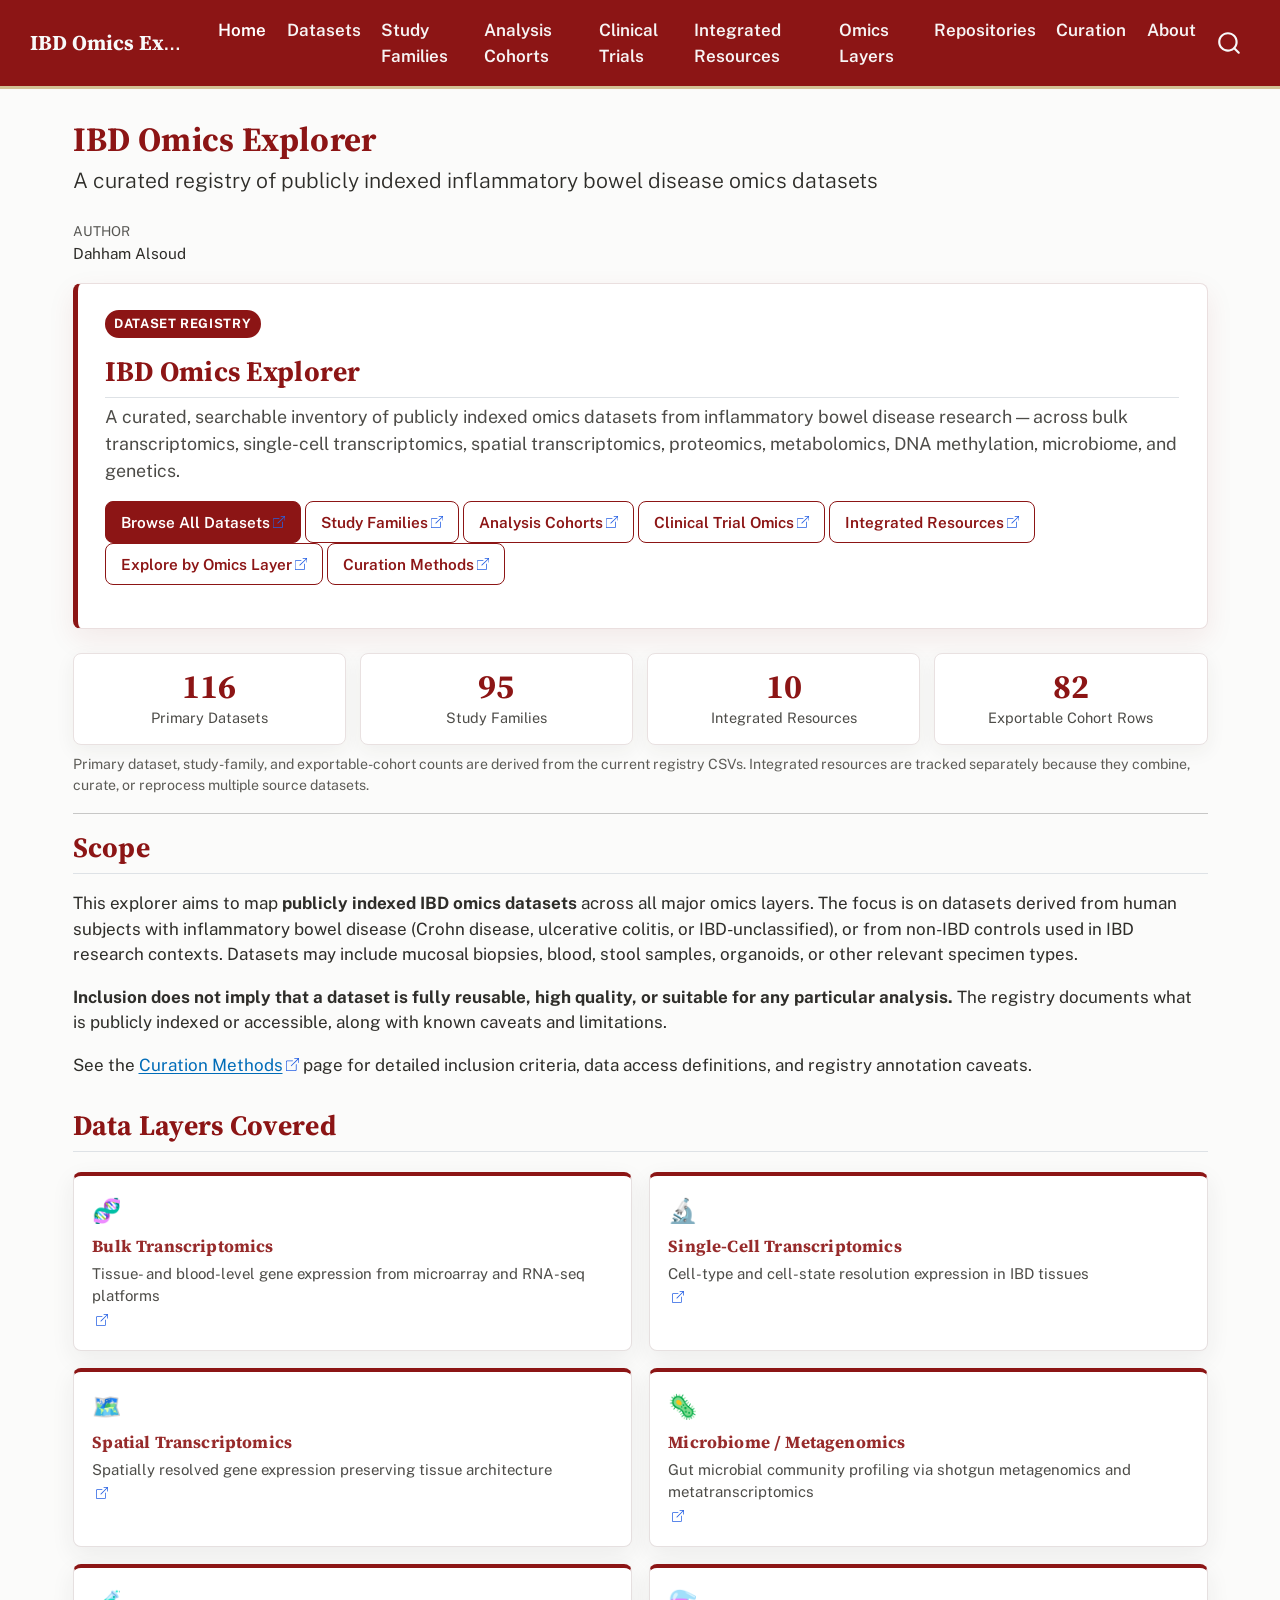
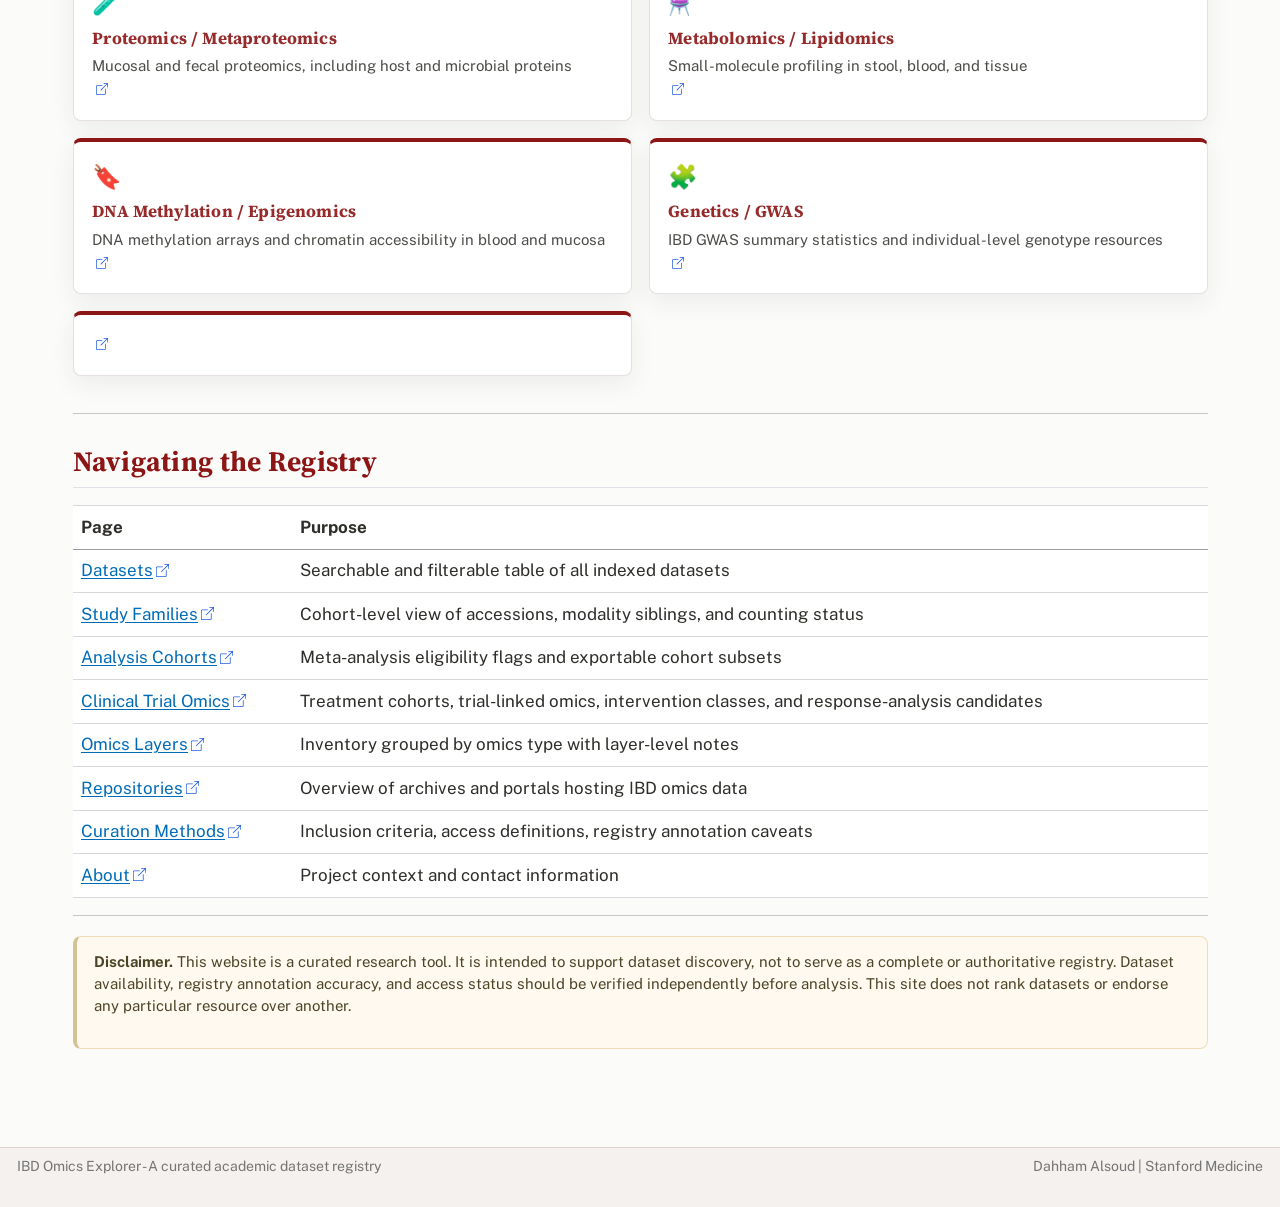
<file: docs/index.html>
<!DOCTYPE html>
<html xmlns="http://www.w3.org/1999/xhtml" lang="en" xml:lang="en"><head>

<meta charset="utf-8">
<meta name="generator" content="quarto-1.9.36">

<meta name="viewport" content="width=device-width, initial-scale=1.0, user-scalable=yes">

<meta name="author" content="Dahham Alsoud">

<title>IBD Omics Explorer</title>
<style>
/* Default styles provided by pandoc.
** See https://pandoc.org/MANUAL.html#variables-for-html for config info.
*/
code{white-space: pre-wrap;}
span.smallcaps{font-variant: small-caps;}
div.columns{display: flex; gap: min(4vw, 1.5em);}
div.column{flex: auto; overflow-x: auto;}
div.hanging-indent{margin-left: 1.5em; text-indent: -1.5em;}
ul.task-list{list-style: none;}
ul.task-list li input[type="checkbox"] {
  width: 0.8em;
  margin: 0 0.8em 0.2em -1em; /* quarto-specific, see https://github.com/quarto-dev/quarto-cli/issues/4556 */ 
  vertical-align: middle;
}
</style>


<script src="site_libs/quarto-nav/quarto-nav.js"></script>
<script src="site_libs/quarto-nav/headroom.min.js"></script>
<script src="site_libs/clipboard/clipboard.min.js"></script>
<script src="site_libs/quarto-search/autocomplete.umd.js"></script>
<script src="site_libs/quarto-search/fuse.min.js"></script>
<script src="site_libs/quarto-search/quarto-search.js"></script>
<meta name="quarto:offset" content="./">
<script src="site_libs/quarto-html/quarto.js" type="module"></script>
<script src="site_libs/quarto-html/tabsets/tabsets.js" type="module"></script>
<script src="site_libs/quarto-html/popper.min.js"></script>
<script src="site_libs/quarto-html/tippy.umd.min.js"></script>
<script src="site_libs/quarto-html/anchor.min.js"></script>
<link href="site_libs/quarto-html/tippy.css" rel="stylesheet">
<link href="site_libs/quarto-html/quarto-syntax-highlighting-845c23b38eaddc0f92fda52bfe77a8c8.css" rel="stylesheet" id="quarto-text-highlighting-styles">
<script src="site_libs/bootstrap/bootstrap.min.js"></script>
<link href="site_libs/bootstrap/bootstrap-icons.css" rel="stylesheet">
<link href="site_libs/bootstrap/bootstrap-12b2063343efa455fa6c31bdd6356f0d.min.css" rel="stylesheet" append-hash="true" id="quarto-bootstrap" data-mode="light">
<script id="quarto-search-options" type="application/json">{
  "location": "navbar",
  "copy-button": false,
  "collapse-after": 3,
  "panel-placement": "end",
  "type": "overlay",
  "limit": 50,
  "keyboard-shortcut": [
    "f",
    "/",
    "s"
  ],
  "show-item-context": false,
  "language": {
    "search-no-results-text": "No results",
    "search-matching-documents-text": "matching documents",
    "search-copy-link-title": "Copy link to search",
    "search-hide-matches-text": "Hide additional matches",
    "search-more-match-text": "more match in this document",
    "search-more-matches-text": "more matches in this document",
    "search-clear-button-title": "Clear",
    "search-text-placeholder": "",
    "search-detached-cancel-button-title": "Cancel",
    "search-submit-button-title": "Submit",
    "search-label": "Search"
  }
}</script>
<style>html{ scroll-behavior: smooth; }</style>


<link rel="stylesheet" href="styles.css">
</head>

<body class="nav-fixed quarto-light">

<div id="quarto-search-results"></div>
  <header id="quarto-header" class="headroom fixed-top">
    <nav class="navbar navbar-expand-lg " data-bs-theme="dark">
      <div class="navbar-container container-fluid">
      <div class="navbar-brand-container mx-auto">
    <a class="navbar-brand" href="./index.html">
    <span class="navbar-title">IBD Omics Explorer</span>
    </a>
  </div>
            <div id="quarto-search" class="" title="Search"></div>
          <button class="navbar-toggler" type="button" data-bs-toggle="collapse" data-bs-target="#navbarCollapse" aria-controls="navbarCollapse" role="menu" aria-expanded="false" aria-label="Toggle navigation" onclick="if (window.quartoToggleHeadroom) { window.quartoToggleHeadroom(); }">
  <span class="navbar-toggler-icon"></span>
</button>
          <div class="collapse navbar-collapse" id="navbarCollapse">
            <ul class="navbar-nav navbar-nav-scroll me-auto">
  <li class="nav-item">
    <a class="nav-link active" href="./index.html" aria-current="page"> 
<span class="menu-text">Home</span></a>
  </li>  
  <li class="nav-item">
    <a class="nav-link" href="./datasets.html"> 
<span class="menu-text">Datasets</span></a>
  </li>  
  <li class="nav-item">
    <a class="nav-link" href="./study-families.html"> 
<span class="menu-text">Study Families</span></a>
  </li>  
  <li class="nav-item">
    <a class="nav-link" href="./analysis-cohorts.html"> 
<span class="menu-text">Analysis Cohorts</span></a>
  </li>  
  <li class="nav-item">
    <a class="nav-link" href="./clinical-trials.html"> 
<span class="menu-text">Clinical Trials</span></a>
  </li>  
  <li class="nav-item">
    <a class="nav-link" href="./integrated-resources.html"> 
<span class="menu-text">Integrated Resources</span></a>
  </li>  
  <li class="nav-item">
    <a class="nav-link" href="./omics-layers.html"> 
<span class="menu-text">Omics Layers</span></a>
  </li>  
  <li class="nav-item">
    <a class="nav-link" href="./repositories.html"> 
<span class="menu-text">Repositories</span></a>
  </li>  
  <li class="nav-item">
    <a class="nav-link" href="./curation-methods.html"> 
<span class="menu-text">Curation</span></a>
  </li>  
  <li class="nav-item">
    <a class="nav-link" href="./about.html"> 
<span class="menu-text">About</span></a>
  </li>  
</ul>
          </div> <!-- /navcollapse -->
            <div class="quarto-navbar-tools">
</div>
      </div> <!-- /container-fluid -->
    </nav>
</header>
<!-- content -->
<div id="quarto-content" class="quarto-container page-columns page-rows-contents page-layout-full page-navbar">
<!-- sidebar -->
<!-- margin-sidebar -->
    
<!-- main -->
<main class="content column-page" id="quarto-document-content">

<header id="title-block-header" class="quarto-title-block default">
<div class="quarto-title">
<h1 class="title">IBD Omics Explorer</h1>
<p class="subtitle lead">A curated registry of publicly indexed inflammatory bowel disease omics datasets</p>
</div>



<div class="quarto-title-meta column-page">

    <div>
    <div class="quarto-title-meta-heading">Author</div>
    <div class="quarto-title-meta-contents">
             <p>Dahham Alsoud </p>
          </div>
  </div>
    
  
    
  </div>
  


</header>


<div class="hero-wrap">
<p><span class="hero-badge">Dataset Registry</span></p>
<section id="ibd-omics-explorer" class="level2">
<h2 class="anchored" data-anchor-id="ibd-omics-explorer">IBD Omics Explorer</h2>
<p class="hero-subtitle">
A curated, searchable inventory of publicly indexed omics datasets from inflammatory bowel disease research — across bulk transcriptomics, single-cell transcriptomics, spatial transcriptomics, proteomics, metabolomics, DNA methylation, microbiome, and genetics.
</p>
<div class="hero-actions">
<p><a href="./datasets.html" class="btn-hero btn-primary">Browse All Datasets</a> <a href="./study-families.html" class="btn-hero btn-outline">Study Families</a> <a href="./analysis-cohorts.html" class="btn-hero btn-outline">Analysis Cohorts</a> <a href="./clinical-trials.html" class="btn-hero btn-outline">Clinical Trial Omics</a> <a href="./integrated-resources.html" class="btn-hero btn-outline">Integrated Resources</a> <a href="./omics-layers.html" class="btn-hero btn-outline">Explore by Omics Layer</a> <a href="./curation-methods.html" class="btn-hero btn-outline">Curation Methods</a></p>
</div>
</section>
</div>
<div class="metrics-grid">
<div class="metric-card">
<div class="metric-value">
116
</div>
<div class="metric-label">
Primary Datasets
</div>
</div>
<div class="metric-card">
<div class="metric-value">
95
</div>
<div class="metric-label">
Study Families
</div>
</div>
<div class="metric-card">
<div class="metric-value">
10
</div>
<div class="metric-label">
Integrated Resources
</div>
</div>
<div class="metric-card">
<div class="metric-value">
82
</div>
<div class="metric-label">
Exportable Cohort Rows
</div>
</div>
</div>
<p class="metrics-note">
Primary dataset, study-family, and exportable-cohort counts are derived from the current registry CSVs. Integrated resources are tracked separately because they combine, curate, or reprocess multiple source datasets.
</p>
<hr>
<section id="scope" class="level2">
<h2 class="anchored" data-anchor-id="scope">Scope</h2>
<p>This explorer aims to map <strong>publicly indexed IBD omics datasets</strong> across all major omics layers. The focus is on datasets derived from human subjects with inflammatory bowel disease (Crohn disease, ulcerative colitis, or IBD-unclassified), or from non-IBD controls used in IBD research contexts. Datasets may include mucosal biopsies, blood, stool samples, organoids, or other relevant specimen types.</p>
<p><strong>Inclusion does not imply that a dataset is fully reusable, high quality, or suitable for any particular analysis.</strong> The registry documents what is publicly indexed or accessible, along with known caveats and limitations.</p>
<p>See the <a href="./curation-methods.html">Curation Methods</a> page for detailed inclusion criteria, data access definitions, and registry annotation caveats.</p>
</section>
<section id="data-layers-covered" class="level2">
<h2 class="anchored" data-anchor-id="data-layers-covered">Data Layers Covered</h2>
<div class="feature-grid">
<a href="./omics-layers.html#bulk-transcriptomics" class="feature-card"> <span class="feature-icon">🧬</span>
<h3 class="anchored">
Bulk Transcriptomics
</h3>
<p>
Tissue- and blood-level gene expression from microarray and RNA-seq platforms
</p>
</a> <a href="./omics-layers.html#single-cell-transcriptomics" class="feature-card"> <span class="feature-icon">🔬</span>
<h3 class="anchored">
Single-Cell Transcriptomics
</h3>
<p>
Cell-type and cell-state resolution expression in IBD tissues
</p>
</a> <a href="./omics-layers.html#spatial-transcriptomics" class="feature-card"> <span class="feature-icon">🗺️</span>
<h3 class="anchored">
Spatial Transcriptomics
</h3>
<p>
Spatially resolved gene expression preserving tissue architecture
</p>
</a> <a href="./omics-layers.html#microbiome" class="feature-card"> <span class="feature-icon">🦠</span>
<h3 class="anchored">
Microbiome / Metagenomics
</h3>
<p>
Gut microbial community profiling via shotgun metagenomics and metatranscriptomics
</p>
</a> <a href="./omics-layers.html#proteomics" class="feature-card"> <span class="feature-icon">🧪</span>
<h3 class="anchored">
Proteomics / Metaproteomics
</h3>
<p>
Mucosal and fecal proteomics, including host and microbial proteins
</p>
</a> <a href="./omics-layers.html#metabolomics" class="feature-card"> <span class="feature-icon">⚗️</span>
<h3 class="anchored">
Metabolomics / Lipidomics
</h3>
<p>
Small-molecule profiling in stool, blood, and tissue
</p>
</a> <a href="./omics-layers.html#methylation" class="feature-card"> <span class="feature-icon">🔖</span>
<h3 class="anchored">
DNA Methylation / Epigenomics
</h3>
<p>
DNA methylation arrays and chromatin accessibility in blood and mucosa
</p>
</a> <a href="./omics-layers.html#genetics" class="feature-card"> <span class="feature-icon">🧩</span>
<h3 class="anchored">
Genetics / GWAS
</h3>
<p>
IBD GWAS summary statistics and individual-level genotype resources
</p>
</a><p><a href="./omics-layers.html#genetics" class="feature-card"></a></p>
</div>
<hr>
</section>
<section id="navigating-the-registry" class="level2">
<h2 class="anchored" data-anchor-id="navigating-the-registry">Navigating the Registry</h2>
<table class="caption-top table">
<thead>
<tr class="header">
<th>Page</th>
<th>Purpose</th>
</tr>
</thead>
<tbody>
<tr class="odd">
<td><a href="./datasets.html">Datasets</a></td>
<td>Searchable and filterable table of all indexed datasets</td>
</tr>
<tr class="even">
<td><a href="./study-families.html">Study Families</a></td>
<td>Cohort-level view of accessions, modality siblings, and counting status</td>
</tr>
<tr class="odd">
<td><a href="./analysis-cohorts.html">Analysis Cohorts</a></td>
<td>Meta-analysis eligibility flags and exportable cohort subsets</td>
</tr>
<tr class="even">
<td><a href="./clinical-trials.html">Clinical Trial Omics</a></td>
<td>Treatment cohorts, trial-linked omics, intervention classes, and response-analysis candidates</td>
</tr>
<tr class="odd">
<td><a href="./omics-layers.html">Omics Layers</a></td>
<td>Inventory grouped by omics type with layer-level notes</td>
</tr>
<tr class="even">
<td><a href="./repositories.html">Repositories</a></td>
<td>Overview of archives and portals hosting IBD omics data</td>
</tr>
<tr class="odd">
<td><a href="./curation-methods.html">Curation Methods</a></td>
<td>Inclusion criteria, access definitions, registry annotation caveats</td>
</tr>
<tr class="even">
<td><a href="./about.html">About</a></td>
<td>Project context and contact information</td>
</tr>
</tbody>
</table>
<hr>
<div class="disclaimer">
<p><strong>Disclaimer.</strong> This website is a curated research tool. It is intended to support dataset discovery, not to serve as a complete or authoritative registry. Dataset availability, registry annotation accuracy, and access status should be verified independently before analysis. This site does not rank datasets or endorse any particular resource over another.</p>
</div>


</section>

</main> <!-- /main -->
<script src="site-tables.js?v=20260510-7"></script>
<script id="quarto-html-after-body" type="application/javascript">
  window.document.addEventListener("DOMContentLoaded", function (event) {
    const icon = "";
    const anchorJS = new window.AnchorJS();
    anchorJS.options = {
      placement: 'right',
      icon: icon
    };
    anchorJS.add('.anchored');
    const isCodeAnnotation = (el) => {
      for (const clz of el.classList) {
        if (clz.startsWith('code-annotation-')) {                     
          return true;
        }
      }
      return false;
    }
    const onCopySuccess = function(e) {
      // button target
      const button = e.trigger;
      // don't keep focus
      button.blur();
      // flash "checked"
      button.classList.add('code-copy-button-checked');
      var currentTitle = button.getAttribute("title");
      button.setAttribute("title", "Copied!");
      let tooltip;
      if (window.bootstrap) {
        button.setAttribute("data-bs-toggle", "tooltip");
        button.setAttribute("data-bs-placement", "left");
        button.setAttribute("data-bs-title", "Copied!");
        tooltip = new bootstrap.Tooltip(button, 
          { trigger: "manual", 
            customClass: "code-copy-button-tooltip",
            offset: [0, -8]});
        tooltip.show();    
      }
      setTimeout(function() {
        if (tooltip) {
          tooltip.hide();
          button.removeAttribute("data-bs-title");
          button.removeAttribute("data-bs-toggle");
          button.removeAttribute("data-bs-placement");
        }
        button.setAttribute("title", currentTitle);
        button.classList.remove('code-copy-button-checked');
      }, 1000);
      // clear code selection
      e.clearSelection();
    }
    const getTextToCopy = function(trigger) {
      const outerScaffold = trigger.parentElement.cloneNode(true);
      const codeEl = outerScaffold.querySelector('code');
      for (const childEl of codeEl.children) {
        if (isCodeAnnotation(childEl)) {
          childEl.remove();
        }
      }
      return codeEl.innerText;
    }
    const clipboard = new window.ClipboardJS('.code-copy-button:not([data-in-quarto-modal])', {
      text: getTextToCopy
    });
    clipboard.on('success', onCopySuccess);
    if (window.document.getElementById('quarto-embedded-source-code-modal')) {
      const clipboardModal = new window.ClipboardJS('.code-copy-button[data-in-quarto-modal]', {
        text: getTextToCopy,
        container: window.document.getElementById('quarto-embedded-source-code-modal')
      });
      clipboardModal.on('success', onCopySuccess);
    }
      var localhostRegex = new RegExp(/^(?:http|https):\/\/localhost\:?[0-9]*\//);
      var mailtoRegex = new RegExp(/^mailto:/);
        var filterRegex = new RegExp("https:\/\/dahhamalsoud\.github\.io\/ibd-omics-explorer");
      var isInternal = (href) => {
          return filterRegex.test(href) || localhostRegex.test(href) || mailtoRegex.test(href);
      }
      // Inspect non-navigation links and adorn them if external
     var links = window.document.querySelectorAll('a[href]:not(.nav-link):not(.navbar-brand):not(.toc-action):not(.sidebar-link):not(.sidebar-item-toggle):not(.pagination-link):not(.no-external):not([aria-hidden]):not(.dropdown-item):not(.quarto-navigation-tool):not(.about-link)');
      for (var i=0; i<links.length; i++) {
        const link = links[i];
        if (!isInternal(link.href)) {
          // undo the damage that might have been done by quarto-nav.js in the case of
          // links that we want to consider external
          if (link.dataset.originalHref !== undefined) {
            link.href = link.dataset.originalHref;
          }
            // target, if specified
            link.setAttribute("target", "_blank");
            if (link.getAttribute("rel") === null) {
              link.setAttribute("rel", "noopener");
            }
            // default icon
            link.classList.add("external");
        }
      }
    function tippyHover(el, contentFn, onTriggerFn, onUntriggerFn) {
      const config = {
        allowHTML: true,
        maxWidth: 500,
        delay: 100,
        arrow: false,
        appendTo: function(el) {
            return el.parentElement;
        },
        interactive: true,
        interactiveBorder: 10,
        theme: 'quarto',
        placement: 'bottom-start',
      };
      if (contentFn) {
        config.content = contentFn;
      }
      if (onTriggerFn) {
        config.onTrigger = onTriggerFn;
      }
      if (onUntriggerFn) {
        config.onUntrigger = onUntriggerFn;
      }
      window.tippy(el, config); 
    }
    const noterefs = window.document.querySelectorAll('a[role="doc-noteref"]');
    for (var i=0; i<noterefs.length; i++) {
      const ref = noterefs[i];
      tippyHover(ref, function() {
        // use id or data attribute instead here
        let href = ref.getAttribute('data-footnote-href') || ref.getAttribute('href');
        try { href = new URL(href).hash; } catch {}
        const id = href.replace(/^#\/?/, "");
        const note = window.document.getElementById(id);
        if (note) {
          return note.innerHTML;
        } else {
          return "";
        }
      });
    }
    const xrefs = window.document.querySelectorAll('a.quarto-xref');
    const processXRef = (id, note) => {
      // Strip column container classes
      const stripColumnClz = (el) => {
        el.classList.remove("page-full", "page-columns");
        if (el.children) {
          for (const child of el.children) {
            stripColumnClz(child);
          }
        }
      }
      stripColumnClz(note)
      if (id === null || id.startsWith('sec-')) {
        // Special case sections, only their first couple elements
        const container = document.createElement("div");
        if (note.children && note.children.length > 2) {
          container.appendChild(note.children[0].cloneNode(true));
          for (let i = 1; i < note.children.length; i++) {
            const child = note.children[i];
            if (child.tagName === "P" && child.innerText === "") {
              continue;
            } else {
              container.appendChild(child.cloneNode(true));
              break;
            }
          }
          if (window.Quarto?.typesetMath) {
            window.Quarto.typesetMath(container);
          }
          return container.innerHTML
        } else {
          if (window.Quarto?.typesetMath) {
            window.Quarto.typesetMath(note);
          }
          return note.innerHTML;
        }
      } else {
        // Remove any anchor links if they are present
        const anchorLink = note.querySelector('a.anchorjs-link');
        if (anchorLink) {
          anchorLink.remove();
        }
        if (window.Quarto?.typesetMath) {
          window.Quarto.typesetMath(note);
        }
        if (note.classList.contains("callout")) {
          return note.outerHTML;
        } else {
          return note.innerHTML;
        }
      }
    }
    for (var i=0; i<xrefs.length; i++) {
      const xref = xrefs[i];
      tippyHover(xref, undefined, function(instance) {
        instance.disable();
        let url = xref.getAttribute('href');
        let hash = undefined; 
        if (url.startsWith('#')) {
          hash = url;
        } else {
          try { hash = new URL(url).hash; } catch {}
        }
        if (hash) {
          const id = hash.replace(/^#\/?/, "");
          const note = window.document.getElementById(id);
          if (note !== null) {
            try {
              const html = processXRef(id, note.cloneNode(true));
              instance.setContent(html);
            } finally {
              instance.enable();
              instance.show();
            }
          } else {
            // See if we can fetch this
            fetch(url.split('#')[0])
            .then(res => res.text())
            .then(html => {
              const parser = new DOMParser();
              const htmlDoc = parser.parseFromString(html, "text/html");
              const note = htmlDoc.getElementById(id);
              if (note !== null) {
                const html = processXRef(id, note);
                instance.setContent(html);
              } 
            }).finally(() => {
              instance.enable();
              instance.show();
            });
          }
        } else {
          // See if we can fetch a full url (with no hash to target)
          // This is a special case and we should probably do some content thinning / targeting
          fetch(url)
          .then(res => res.text())
          .then(html => {
            const parser = new DOMParser();
            const htmlDoc = parser.parseFromString(html, "text/html");
            const note = htmlDoc.querySelector('main.content');
            if (note !== null) {
              // This should only happen for chapter cross references
              // (since there is no id in the URL)
              // remove the first header
              if (note.children.length > 0 && note.children[0].tagName === "HEADER") {
                note.children[0].remove();
              }
              const html = processXRef(null, note);
              instance.setContent(html);
            } 
          }).finally(() => {
            instance.enable();
            instance.show();
          });
        }
      }, function(instance) {
      });
    }
        let selectedAnnoteEl;
        const selectorForAnnotation = ( cell, annotation) => {
          let cellAttr = 'data-code-cell="' + cell + '"';
          let lineAttr = 'data-code-annotation="' +  annotation + '"';
          const selector = 'span[' + cellAttr + '][' + lineAttr + ']';
          return selector;
        }
        const selectCodeLines = (annoteEl) => {
          const doc = window.document;
          const targetCell = annoteEl.getAttribute("data-target-cell");
          const targetAnnotation = annoteEl.getAttribute("data-target-annotation");
          const annoteSpan = window.document.querySelector(selectorForAnnotation(targetCell, targetAnnotation));
          const lines = annoteSpan.getAttribute("data-code-lines").split(",");
          const lineIds = lines.map((line) => {
            return targetCell + "-" + line;
          })
          let top = null;
          let height = null;
          let parent = null;
          if (lineIds.length > 0) {
              //compute the position of the single el (top and bottom and make a div)
              const el = window.document.getElementById(lineIds[0]);
              top = el.offsetTop;
              height = el.offsetHeight;
              parent = el.parentElement.parentElement;
            if (lineIds.length > 1) {
              const lastEl = window.document.getElementById(lineIds[lineIds.length - 1]);
              const bottom = lastEl.offsetTop + lastEl.offsetHeight;
              height = bottom - top;
            }
            if (top !== null && height !== null && parent !== null) {
              // cook up a div (if necessary) and position it 
              let div = window.document.getElementById("code-annotation-line-highlight");
              if (div === null) {
                div = window.document.createElement("div");
                div.setAttribute("id", "code-annotation-line-highlight");
                div.style.position = 'absolute';
                parent.appendChild(div);
              }
              div.style.top = top - 2 + "px";
              div.style.height = height + 4 + "px";
              div.style.left = 0;
              let gutterDiv = window.document.getElementById("code-annotation-line-highlight-gutter");
              if (gutterDiv === null) {
                gutterDiv = window.document.createElement("div");
                gutterDiv.setAttribute("id", "code-annotation-line-highlight-gutter");
                gutterDiv.style.position = 'absolute';
                const codeCell = window.document.getElementById(targetCell);
                const gutter = codeCell.querySelector('.code-annotation-gutter');
                gutter.appendChild(gutterDiv);
              }
              gutterDiv.style.top = top - 2 + "px";
              gutterDiv.style.height = height + 4 + "px";
            }
            selectedAnnoteEl = annoteEl;
          }
        };
        const unselectCodeLines = () => {
          const elementsIds = ["code-annotation-line-highlight", "code-annotation-line-highlight-gutter"];
          elementsIds.forEach((elId) => {
            const div = window.document.getElementById(elId);
            if (div) {
              div.remove();
            }
          });
          selectedAnnoteEl = undefined;
        };
          // Handle positioning of the toggle
      window.addEventListener(
        "resize",
        throttle(() => {
          elRect = undefined;
          if (selectedAnnoteEl) {
            selectCodeLines(selectedAnnoteEl);
          }
        }, 10)
      );
      function throttle(fn, ms) {
      let throttle = false;
      let timer;
        return (...args) => {
          if(!throttle) { // first call gets through
              fn.apply(this, args);
              throttle = true;
          } else { // all the others get throttled
              if(timer) clearTimeout(timer); // cancel #2
              timer = setTimeout(() => {
                fn.apply(this, args);
                timer = throttle = false;
              }, ms);
          }
        };
      }
        // Attach click handler to the DT
        const annoteDls = window.document.querySelectorAll('dt[data-target-cell]');
        for (const annoteDlNode of annoteDls) {
          annoteDlNode.addEventListener('click', (event) => {
            const clickedEl = event.target;
            if (clickedEl !== selectedAnnoteEl) {
              unselectCodeLines();
              const activeEl = window.document.querySelector('dt[data-target-cell].code-annotation-active');
              if (activeEl) {
                activeEl.classList.remove('code-annotation-active');
              }
              selectCodeLines(clickedEl);
              clickedEl.classList.add('code-annotation-active');
            } else {
              // Unselect the line
              unselectCodeLines();
              clickedEl.classList.remove('code-annotation-active');
            }
          });
        }
    const findCites = (el) => {
      const parentEl = el.parentElement;
      if (parentEl) {
        const cites = parentEl.dataset.cites;
        if (cites) {
          return {
            el,
            cites: cites.split(' ')
          };
        } else {
          return findCites(el.parentElement)
        }
      } else {
        return undefined;
      }
    };
    var bibliorefs = window.document.querySelectorAll('a[role="doc-biblioref"]');
    for (var i=0; i<bibliorefs.length; i++) {
      const ref = bibliorefs[i];
      const citeInfo = findCites(ref);
      if (citeInfo) {
        tippyHover(citeInfo.el, function() {
          var popup = window.document.createElement('div');
          citeInfo.cites.forEach(function(cite) {
            var citeDiv = window.document.createElement('div');
            citeDiv.classList.add('hanging-indent');
            citeDiv.classList.add('csl-entry');
            var biblioDiv = window.document.getElementById('ref-' + cite);
            if (biblioDiv) {
              citeDiv.innerHTML = biblioDiv.innerHTML;
            }
            popup.appendChild(citeDiv);
          });
          return popup.innerHTML;
        });
      }
    }
  });
  </script>
</div> <!-- /content -->
<footer class="footer">
  <div class="nav-footer">
    <div class="nav-footer-left">
<p>IBD Omics Explorer - A curated academic dataset registry</p>
</div>   
    <div class="nav-footer-center">
      &nbsp;
    </div>
    <div class="nav-footer-right">
<p>Dahham Alsoud | Stanford Medicine</p>
</div>
  </div>
</footer>




<script src="site_libs/quarto-html/zenscroll-min.js"></script>
</body></html>
</file>
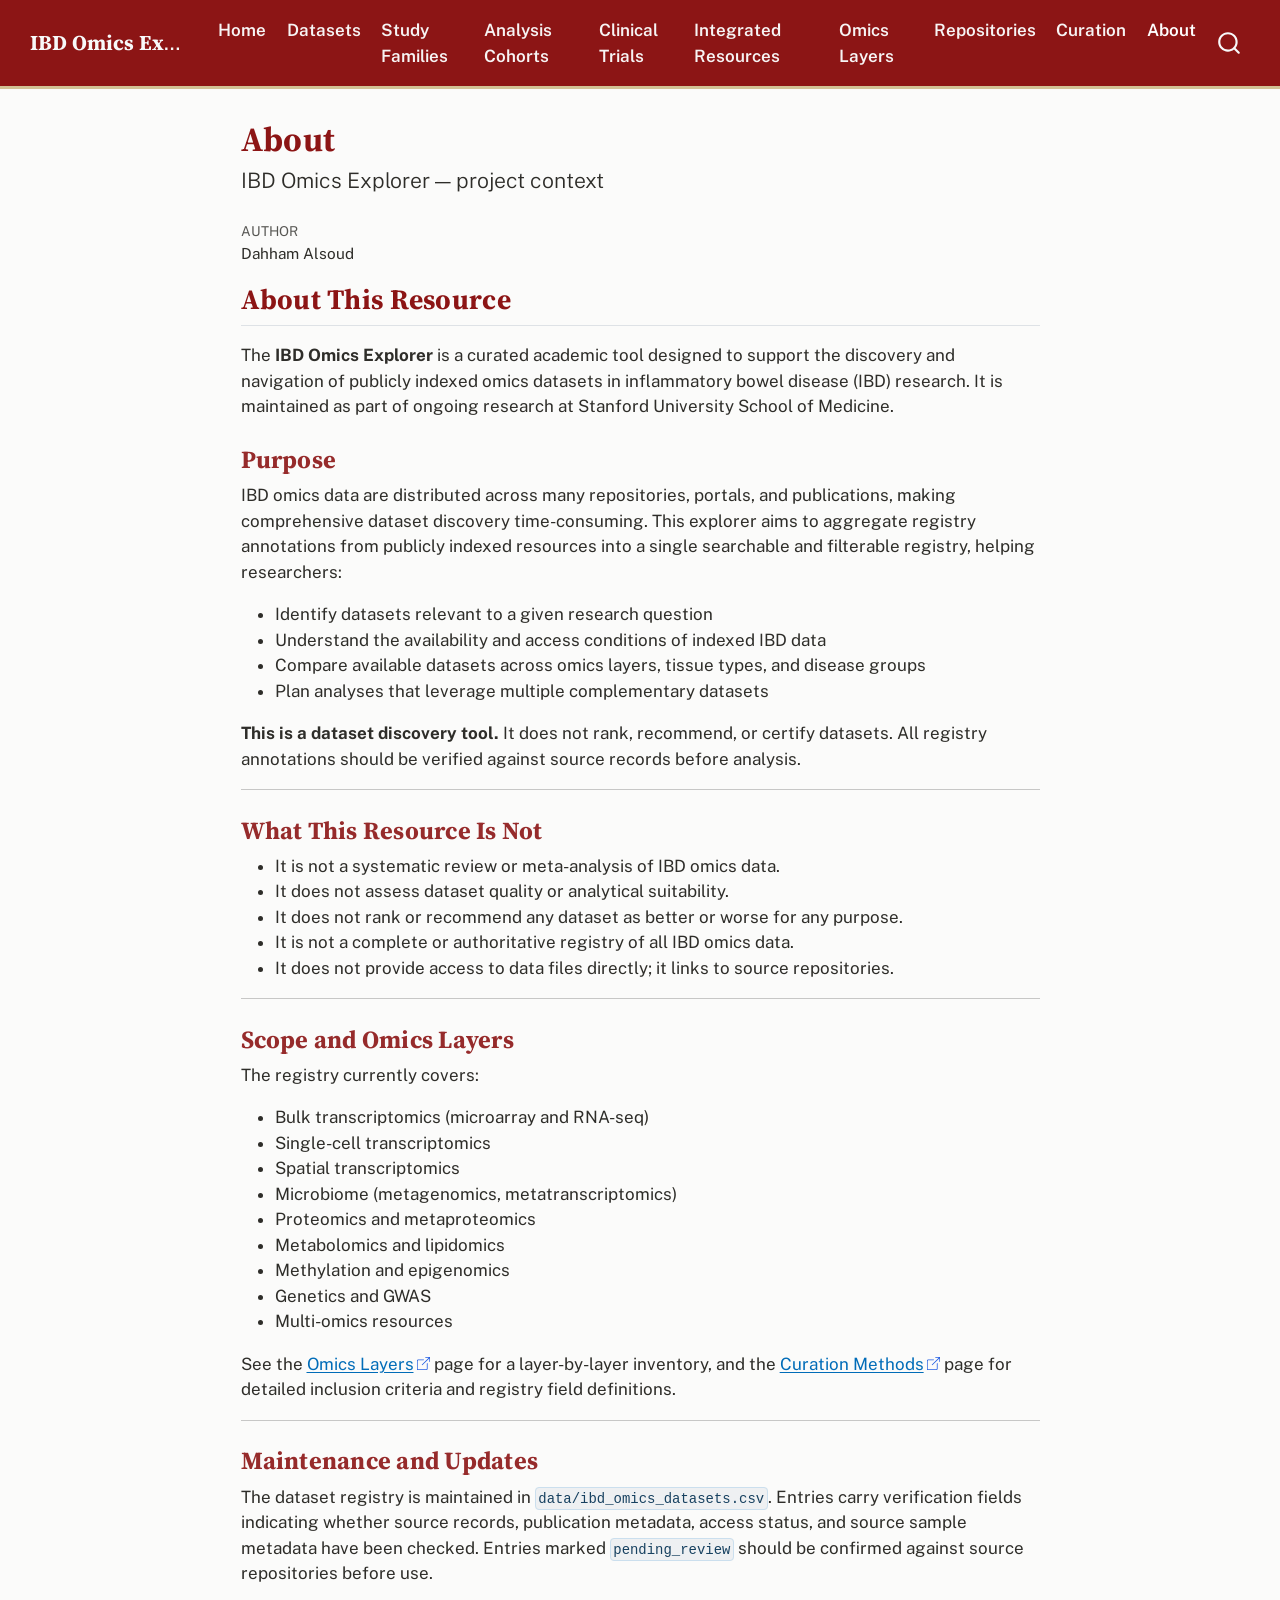
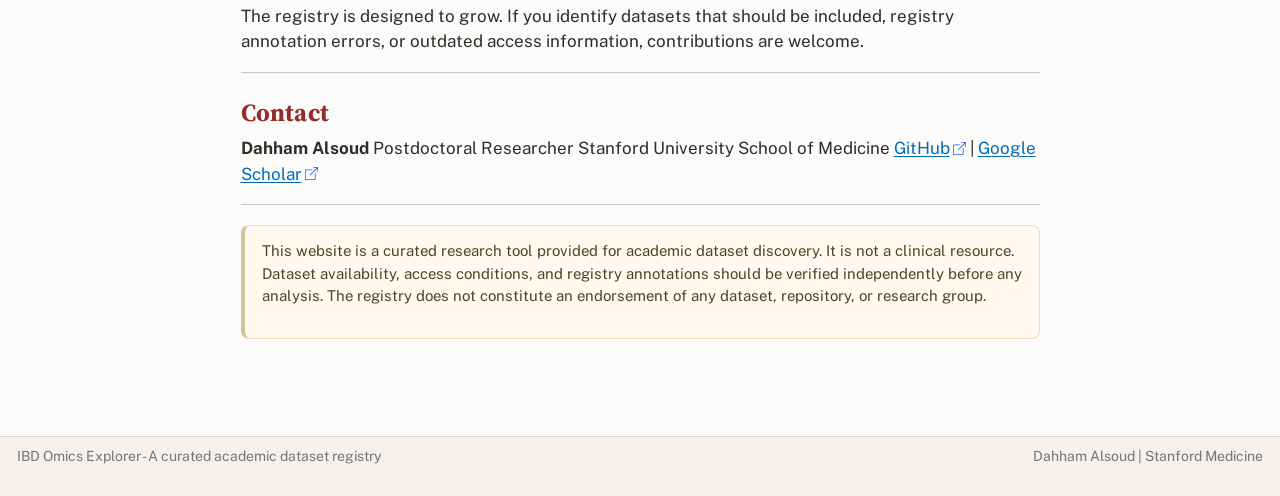
<file: docs/about.html>
<!DOCTYPE html>
<html xmlns="http://www.w3.org/1999/xhtml" lang="en" xml:lang="en"><head>

<meta charset="utf-8">
<meta name="generator" content="quarto-1.9.36">

<meta name="viewport" content="width=device-width, initial-scale=1.0, user-scalable=yes">

<meta name="author" content="Dahham Alsoud">

<title>About – IBD Omics Explorer</title>
<style>
/* Default styles provided by pandoc.
** See https://pandoc.org/MANUAL.html#variables-for-html for config info.
*/
code{white-space: pre-wrap;}
span.smallcaps{font-variant: small-caps;}
div.columns{display: flex; gap: min(4vw, 1.5em);}
div.column{flex: auto; overflow-x: auto;}
div.hanging-indent{margin-left: 1.5em; text-indent: -1.5em;}
ul.task-list{list-style: none;}
ul.task-list li input[type="checkbox"] {
  width: 0.8em;
  margin: 0 0.8em 0.2em -1em; /* quarto-specific, see https://github.com/quarto-dev/quarto-cli/issues/4556 */ 
  vertical-align: middle;
}
</style>


<script src="site_libs/quarto-nav/quarto-nav.js"></script>
<script src="site_libs/quarto-nav/headroom.min.js"></script>
<script src="site_libs/clipboard/clipboard.min.js"></script>
<script src="site_libs/quarto-search/autocomplete.umd.js"></script>
<script src="site_libs/quarto-search/fuse.min.js"></script>
<script src="site_libs/quarto-search/quarto-search.js"></script>
<meta name="quarto:offset" content="./">
<script src="site_libs/quarto-html/quarto.js" type="module"></script>
<script src="site_libs/quarto-html/tabsets/tabsets.js" type="module"></script>
<script src="site_libs/quarto-html/popper.min.js"></script>
<script src="site_libs/quarto-html/tippy.umd.min.js"></script>
<script src="site_libs/quarto-html/anchor.min.js"></script>
<link href="site_libs/quarto-html/tippy.css" rel="stylesheet">
<link href="site_libs/quarto-html/quarto-syntax-highlighting-845c23b38eaddc0f92fda52bfe77a8c8.css" rel="stylesheet" id="quarto-text-highlighting-styles">
<script src="site_libs/bootstrap/bootstrap.min.js"></script>
<link href="site_libs/bootstrap/bootstrap-icons.css" rel="stylesheet">
<link href="site_libs/bootstrap/bootstrap-12b2063343efa455fa6c31bdd6356f0d.min.css" rel="stylesheet" append-hash="true" id="quarto-bootstrap" data-mode="light">
<script id="quarto-search-options" type="application/json">{
  "location": "navbar",
  "copy-button": false,
  "collapse-after": 3,
  "panel-placement": "end",
  "type": "overlay",
  "limit": 50,
  "keyboard-shortcut": [
    "f",
    "/",
    "s"
  ],
  "show-item-context": false,
  "language": {
    "search-no-results-text": "No results",
    "search-matching-documents-text": "matching documents",
    "search-copy-link-title": "Copy link to search",
    "search-hide-matches-text": "Hide additional matches",
    "search-more-match-text": "more match in this document",
    "search-more-matches-text": "more matches in this document",
    "search-clear-button-title": "Clear",
    "search-text-placeholder": "",
    "search-detached-cancel-button-title": "Cancel",
    "search-submit-button-title": "Submit",
    "search-label": "Search"
  }
}</script>
<style>html{ scroll-behavior: smooth; }</style>


<link rel="stylesheet" href="styles.css">
</head>

<body class="nav-fixed fullcontent quarto-light">

<div id="quarto-search-results"></div>
  <header id="quarto-header" class="headroom fixed-top">
    <nav class="navbar navbar-expand-lg " data-bs-theme="dark">
      <div class="navbar-container container-fluid">
      <div class="navbar-brand-container mx-auto">
    <a class="navbar-brand" href="./index.html">
    <span class="navbar-title">IBD Omics Explorer</span>
    </a>
  </div>
            <div id="quarto-search" class="" title="Search"></div>
          <button class="navbar-toggler" type="button" data-bs-toggle="collapse" data-bs-target="#navbarCollapse" aria-controls="navbarCollapse" role="menu" aria-expanded="false" aria-label="Toggle navigation" onclick="if (window.quartoToggleHeadroom) { window.quartoToggleHeadroom(); }">
  <span class="navbar-toggler-icon"></span>
</button>
          <div class="collapse navbar-collapse" id="navbarCollapse">
            <ul class="navbar-nav navbar-nav-scroll me-auto">
  <li class="nav-item">
    <a class="nav-link" href="./index.html"> 
<span class="menu-text">Home</span></a>
  </li>  
  <li class="nav-item">
    <a class="nav-link" href="./datasets.html"> 
<span class="menu-text">Datasets</span></a>
  </li>  
  <li class="nav-item">
    <a class="nav-link" href="./study-families.html"> 
<span class="menu-text">Study Families</span></a>
  </li>  
  <li class="nav-item">
    <a class="nav-link" href="./analysis-cohorts.html"> 
<span class="menu-text">Analysis Cohorts</span></a>
  </li>  
  <li class="nav-item">
    <a class="nav-link" href="./clinical-trials.html"> 
<span class="menu-text">Clinical Trials</span></a>
  </li>  
  <li class="nav-item">
    <a class="nav-link" href="./integrated-resources.html"> 
<span class="menu-text">Integrated Resources</span></a>
  </li>  
  <li class="nav-item">
    <a class="nav-link" href="./omics-layers.html"> 
<span class="menu-text">Omics Layers</span></a>
  </li>  
  <li class="nav-item">
    <a class="nav-link" href="./repositories.html"> 
<span class="menu-text">Repositories</span></a>
  </li>  
  <li class="nav-item">
    <a class="nav-link" href="./curation-methods.html"> 
<span class="menu-text">Curation</span></a>
  </li>  
  <li class="nav-item">
    <a class="nav-link active" href="./about.html" aria-current="page"> 
<span class="menu-text">About</span></a>
  </li>  
</ul>
          </div> <!-- /navcollapse -->
            <div class="quarto-navbar-tools">
</div>
      </div> <!-- /container-fluid -->
    </nav>
</header>
<!-- content -->
<div id="quarto-content" class="quarto-container page-columns page-rows-contents page-layout-article page-navbar">
<!-- sidebar -->
<!-- margin-sidebar -->
    
<!-- main -->
<main class="content" id="quarto-document-content">

<header id="title-block-header" class="quarto-title-block default">
<div class="quarto-title">
<h1 class="title">About</h1>
<p class="subtitle lead">IBD Omics Explorer — project context</p>
</div>



<div class="quarto-title-meta">

    <div>
    <div class="quarto-title-meta-heading">Author</div>
    <div class="quarto-title-meta-contents">
             <p>Dahham Alsoud </p>
          </div>
  </div>
    
  
    
  </div>
  


</header>


<section id="about-this-resource" class="level2">
<h2 class="anchored" data-anchor-id="about-this-resource">About This Resource</h2>
<p>The <strong>IBD Omics Explorer</strong> is a curated academic tool designed to support the discovery and navigation of publicly indexed omics datasets in inflammatory bowel disease (IBD) research. It is maintained as part of ongoing research at Stanford University School of Medicine.</p>
<section id="purpose" class="level3">
<h3 class="anchored" data-anchor-id="purpose">Purpose</h3>
<p>IBD omics data are distributed across many repositories, portals, and publications, making comprehensive dataset discovery time-consuming. This explorer aims to aggregate registry annotations from publicly indexed resources into a single searchable and filterable registry, helping researchers:</p>
<ul>
<li>Identify datasets relevant to a given research question</li>
<li>Understand the availability and access conditions of indexed IBD data</li>
<li>Compare available datasets across omics layers, tissue types, and disease groups</li>
<li>Plan analyses that leverage multiple complementary datasets</li>
</ul>
<p><strong>This is a dataset discovery tool.</strong> It does not rank, recommend, or certify datasets. All registry annotations should be verified against source records before analysis.</p>
<hr>
</section>
<section id="what-this-resource-is-not" class="level3">
<h3 class="anchored" data-anchor-id="what-this-resource-is-not">What This Resource Is Not</h3>
<ul>
<li>It is not a systematic review or meta-analysis of IBD omics data.</li>
<li>It does not assess dataset quality or analytical suitability.</li>
<li>It does not rank or recommend any dataset as better or worse for any purpose.</li>
<li>It is not a complete or authoritative registry of all IBD omics data.</li>
<li>It does not provide access to data files directly; it links to source repositories.</li>
</ul>
<hr>
</section>
<section id="scope-and-omics-layers" class="level3">
<h3 class="anchored" data-anchor-id="scope-and-omics-layers">Scope and Omics Layers</h3>
<p>The registry currently covers:</p>
<ul>
<li>Bulk transcriptomics (microarray and RNA-seq)</li>
<li>Single-cell transcriptomics</li>
<li>Spatial transcriptomics</li>
<li>Microbiome (metagenomics, metatranscriptomics)</li>
<li>Proteomics and metaproteomics</li>
<li>Metabolomics and lipidomics</li>
<li>Methylation and epigenomics</li>
<li>Genetics and GWAS</li>
<li>Multi-omics resources</li>
</ul>
<p>See the <a href="./omics-layers.html">Omics Layers</a> page for a layer-by-layer inventory, and the <a href="./curation-methods.html">Curation Methods</a> page for detailed inclusion criteria and registry field definitions.</p>
<hr>
</section>
<section id="maintenance-and-updates" class="level3">
<h3 class="anchored" data-anchor-id="maintenance-and-updates">Maintenance and Updates</h3>
<p>The dataset registry is maintained in <code>data/ibd_omics_datasets.csv</code>. Entries carry verification fields indicating whether source records, publication metadata, access status, and source sample metadata have been checked. Entries marked <code>pending_review</code> should be confirmed against source repositories before use.</p>
<p>The registry is designed to grow. If you identify datasets that should be included, registry annotation errors, or outdated access information, contributions are welcome.</p>
<hr>
</section>
<section id="contact" class="level3">
<h3 class="anchored" data-anchor-id="contact">Contact</h3>
<p><strong>Dahham Alsoud</strong> Postdoctoral Researcher Stanford University School of Medicine <a href="https://github.com/dahhamalsoud">GitHub</a> | <a href="https://scholar.google.com/citations?user=L_Vs-00AAAAJ&amp;hl=en">Google Scholar</a></p>
<hr>
<div class="disclaimer">
<p>This website is a curated research tool provided for academic dataset discovery. It is not a clinical resource. Dataset availability, access conditions, and registry annotations should be verified independently before any analysis. The registry does not constitute an endorsement of any dataset, repository, or research group.</p>
</div>


</section>
</section>

</main> <!-- /main -->
<script src="site-tables.js?v=20260510-7"></script>
<script id="quarto-html-after-body" type="application/javascript">
  window.document.addEventListener("DOMContentLoaded", function (event) {
    const icon = "";
    const anchorJS = new window.AnchorJS();
    anchorJS.options = {
      placement: 'right',
      icon: icon
    };
    anchorJS.add('.anchored');
    const isCodeAnnotation = (el) => {
      for (const clz of el.classList) {
        if (clz.startsWith('code-annotation-')) {                     
          return true;
        }
      }
      return false;
    }
    const onCopySuccess = function(e) {
      // button target
      const button = e.trigger;
      // don't keep focus
      button.blur();
      // flash "checked"
      button.classList.add('code-copy-button-checked');
      var currentTitle = button.getAttribute("title");
      button.setAttribute("title", "Copied!");
      let tooltip;
      if (window.bootstrap) {
        button.setAttribute("data-bs-toggle", "tooltip");
        button.setAttribute("data-bs-placement", "left");
        button.setAttribute("data-bs-title", "Copied!");
        tooltip = new bootstrap.Tooltip(button, 
          { trigger: "manual", 
            customClass: "code-copy-button-tooltip",
            offset: [0, -8]});
        tooltip.show();    
      }
      setTimeout(function() {
        if (tooltip) {
          tooltip.hide();
          button.removeAttribute("data-bs-title");
          button.removeAttribute("data-bs-toggle");
          button.removeAttribute("data-bs-placement");
        }
        button.setAttribute("title", currentTitle);
        button.classList.remove('code-copy-button-checked');
      }, 1000);
      // clear code selection
      e.clearSelection();
    }
    const getTextToCopy = function(trigger) {
      const outerScaffold = trigger.parentElement.cloneNode(true);
      const codeEl = outerScaffold.querySelector('code');
      for (const childEl of codeEl.children) {
        if (isCodeAnnotation(childEl)) {
          childEl.remove();
        }
      }
      return codeEl.innerText;
    }
    const clipboard = new window.ClipboardJS('.code-copy-button:not([data-in-quarto-modal])', {
      text: getTextToCopy
    });
    clipboard.on('success', onCopySuccess);
    if (window.document.getElementById('quarto-embedded-source-code-modal')) {
      const clipboardModal = new window.ClipboardJS('.code-copy-button[data-in-quarto-modal]', {
        text: getTextToCopy,
        container: window.document.getElementById('quarto-embedded-source-code-modal')
      });
      clipboardModal.on('success', onCopySuccess);
    }
      var localhostRegex = new RegExp(/^(?:http|https):\/\/localhost\:?[0-9]*\//);
      var mailtoRegex = new RegExp(/^mailto:/);
        var filterRegex = new RegExp("https:\/\/dahhamalsoud\.github\.io\/ibd-omics-explorer");
      var isInternal = (href) => {
          return filterRegex.test(href) || localhostRegex.test(href) || mailtoRegex.test(href);
      }
      // Inspect non-navigation links and adorn them if external
     var links = window.document.querySelectorAll('a[href]:not(.nav-link):not(.navbar-brand):not(.toc-action):not(.sidebar-link):not(.sidebar-item-toggle):not(.pagination-link):not(.no-external):not([aria-hidden]):not(.dropdown-item):not(.quarto-navigation-tool):not(.about-link)');
      for (var i=0; i<links.length; i++) {
        const link = links[i];
        if (!isInternal(link.href)) {
          // undo the damage that might have been done by quarto-nav.js in the case of
          // links that we want to consider external
          if (link.dataset.originalHref !== undefined) {
            link.href = link.dataset.originalHref;
          }
            // target, if specified
            link.setAttribute("target", "_blank");
            if (link.getAttribute("rel") === null) {
              link.setAttribute("rel", "noopener");
            }
            // default icon
            link.classList.add("external");
        }
      }
    function tippyHover(el, contentFn, onTriggerFn, onUntriggerFn) {
      const config = {
        allowHTML: true,
        maxWidth: 500,
        delay: 100,
        arrow: false,
        appendTo: function(el) {
            return el.parentElement;
        },
        interactive: true,
        interactiveBorder: 10,
        theme: 'quarto',
        placement: 'bottom-start',
      };
      if (contentFn) {
        config.content = contentFn;
      }
      if (onTriggerFn) {
        config.onTrigger = onTriggerFn;
      }
      if (onUntriggerFn) {
        config.onUntrigger = onUntriggerFn;
      }
      window.tippy(el, config); 
    }
    const noterefs = window.document.querySelectorAll('a[role="doc-noteref"]');
    for (var i=0; i<noterefs.length; i++) {
      const ref = noterefs[i];
      tippyHover(ref, function() {
        // use id or data attribute instead here
        let href = ref.getAttribute('data-footnote-href') || ref.getAttribute('href');
        try { href = new URL(href).hash; } catch {}
        const id = href.replace(/^#\/?/, "");
        const note = window.document.getElementById(id);
        if (note) {
          return note.innerHTML;
        } else {
          return "";
        }
      });
    }
    const xrefs = window.document.querySelectorAll('a.quarto-xref');
    const processXRef = (id, note) => {
      // Strip column container classes
      const stripColumnClz = (el) => {
        el.classList.remove("page-full", "page-columns");
        if (el.children) {
          for (const child of el.children) {
            stripColumnClz(child);
          }
        }
      }
      stripColumnClz(note)
      if (id === null || id.startsWith('sec-')) {
        // Special case sections, only their first couple elements
        const container = document.createElement("div");
        if (note.children && note.children.length > 2) {
          container.appendChild(note.children[0].cloneNode(true));
          for (let i = 1; i < note.children.length; i++) {
            const child = note.children[i];
            if (child.tagName === "P" && child.innerText === "") {
              continue;
            } else {
              container.appendChild(child.cloneNode(true));
              break;
            }
          }
          if (window.Quarto?.typesetMath) {
            window.Quarto.typesetMath(container);
          }
          return container.innerHTML
        } else {
          if (window.Quarto?.typesetMath) {
            window.Quarto.typesetMath(note);
          }
          return note.innerHTML;
        }
      } else {
        // Remove any anchor links if they are present
        const anchorLink = note.querySelector('a.anchorjs-link');
        if (anchorLink) {
          anchorLink.remove();
        }
        if (window.Quarto?.typesetMath) {
          window.Quarto.typesetMath(note);
        }
        if (note.classList.contains("callout")) {
          return note.outerHTML;
        } else {
          return note.innerHTML;
        }
      }
    }
    for (var i=0; i<xrefs.length; i++) {
      const xref = xrefs[i];
      tippyHover(xref, undefined, function(instance) {
        instance.disable();
        let url = xref.getAttribute('href');
        let hash = undefined; 
        if (url.startsWith('#')) {
          hash = url;
        } else {
          try { hash = new URL(url).hash; } catch {}
        }
        if (hash) {
          const id = hash.replace(/^#\/?/, "");
          const note = window.document.getElementById(id);
          if (note !== null) {
            try {
              const html = processXRef(id, note.cloneNode(true));
              instance.setContent(html);
            } finally {
              instance.enable();
              instance.show();
            }
          } else {
            // See if we can fetch this
            fetch(url.split('#')[0])
            .then(res => res.text())
            .then(html => {
              const parser = new DOMParser();
              const htmlDoc = parser.parseFromString(html, "text/html");
              const note = htmlDoc.getElementById(id);
              if (note !== null) {
                const html = processXRef(id, note);
                instance.setContent(html);
              } 
            }).finally(() => {
              instance.enable();
              instance.show();
            });
          }
        } else {
          // See if we can fetch a full url (with no hash to target)
          // This is a special case and we should probably do some content thinning / targeting
          fetch(url)
          .then(res => res.text())
          .then(html => {
            const parser = new DOMParser();
            const htmlDoc = parser.parseFromString(html, "text/html");
            const note = htmlDoc.querySelector('main.content');
            if (note !== null) {
              // This should only happen for chapter cross references
              // (since there is no id in the URL)
              // remove the first header
              if (note.children.length > 0 && note.children[0].tagName === "HEADER") {
                note.children[0].remove();
              }
              const html = processXRef(null, note);
              instance.setContent(html);
            } 
          }).finally(() => {
            instance.enable();
            instance.show();
          });
        }
      }, function(instance) {
      });
    }
        let selectedAnnoteEl;
        const selectorForAnnotation = ( cell, annotation) => {
          let cellAttr = 'data-code-cell="' + cell + '"';
          let lineAttr = 'data-code-annotation="' +  annotation + '"';
          const selector = 'span[' + cellAttr + '][' + lineAttr + ']';
          return selector;
        }
        const selectCodeLines = (annoteEl) => {
          const doc = window.document;
          const targetCell = annoteEl.getAttribute("data-target-cell");
          const targetAnnotation = annoteEl.getAttribute("data-target-annotation");
          const annoteSpan = window.document.querySelector(selectorForAnnotation(targetCell, targetAnnotation));
          const lines = annoteSpan.getAttribute("data-code-lines").split(",");
          const lineIds = lines.map((line) => {
            return targetCell + "-" + line;
          })
          let top = null;
          let height = null;
          let parent = null;
          if (lineIds.length > 0) {
              //compute the position of the single el (top and bottom and make a div)
              const el = window.document.getElementById(lineIds[0]);
              top = el.offsetTop;
              height = el.offsetHeight;
              parent = el.parentElement.parentElement;
            if (lineIds.length > 1) {
              const lastEl = window.document.getElementById(lineIds[lineIds.length - 1]);
              const bottom = lastEl.offsetTop + lastEl.offsetHeight;
              height = bottom - top;
            }
            if (top !== null && height !== null && parent !== null) {
              // cook up a div (if necessary) and position it 
              let div = window.document.getElementById("code-annotation-line-highlight");
              if (div === null) {
                div = window.document.createElement("div");
                div.setAttribute("id", "code-annotation-line-highlight");
                div.style.position = 'absolute';
                parent.appendChild(div);
              }
              div.style.top = top - 2 + "px";
              div.style.height = height + 4 + "px";
              div.style.left = 0;
              let gutterDiv = window.document.getElementById("code-annotation-line-highlight-gutter");
              if (gutterDiv === null) {
                gutterDiv = window.document.createElement("div");
                gutterDiv.setAttribute("id", "code-annotation-line-highlight-gutter");
                gutterDiv.style.position = 'absolute';
                const codeCell = window.document.getElementById(targetCell);
                const gutter = codeCell.querySelector('.code-annotation-gutter');
                gutter.appendChild(gutterDiv);
              }
              gutterDiv.style.top = top - 2 + "px";
              gutterDiv.style.height = height + 4 + "px";
            }
            selectedAnnoteEl = annoteEl;
          }
        };
        const unselectCodeLines = () => {
          const elementsIds = ["code-annotation-line-highlight", "code-annotation-line-highlight-gutter"];
          elementsIds.forEach((elId) => {
            const div = window.document.getElementById(elId);
            if (div) {
              div.remove();
            }
          });
          selectedAnnoteEl = undefined;
        };
          // Handle positioning of the toggle
      window.addEventListener(
        "resize",
        throttle(() => {
          elRect = undefined;
          if (selectedAnnoteEl) {
            selectCodeLines(selectedAnnoteEl);
          }
        }, 10)
      );
      function throttle(fn, ms) {
      let throttle = false;
      let timer;
        return (...args) => {
          if(!throttle) { // first call gets through
              fn.apply(this, args);
              throttle = true;
          } else { // all the others get throttled
              if(timer) clearTimeout(timer); // cancel #2
              timer = setTimeout(() => {
                fn.apply(this, args);
                timer = throttle = false;
              }, ms);
          }
        };
      }
        // Attach click handler to the DT
        const annoteDls = window.document.querySelectorAll('dt[data-target-cell]');
        for (const annoteDlNode of annoteDls) {
          annoteDlNode.addEventListener('click', (event) => {
            const clickedEl = event.target;
            if (clickedEl !== selectedAnnoteEl) {
              unselectCodeLines();
              const activeEl = window.document.querySelector('dt[data-target-cell].code-annotation-active');
              if (activeEl) {
                activeEl.classList.remove('code-annotation-active');
              }
              selectCodeLines(clickedEl);
              clickedEl.classList.add('code-annotation-active');
            } else {
              // Unselect the line
              unselectCodeLines();
              clickedEl.classList.remove('code-annotation-active');
            }
          });
        }
    const findCites = (el) => {
      const parentEl = el.parentElement;
      if (parentEl) {
        const cites = parentEl.dataset.cites;
        if (cites) {
          return {
            el,
            cites: cites.split(' ')
          };
        } else {
          return findCites(el.parentElement)
        }
      } else {
        return undefined;
      }
    };
    var bibliorefs = window.document.querySelectorAll('a[role="doc-biblioref"]');
    for (var i=0; i<bibliorefs.length; i++) {
      const ref = bibliorefs[i];
      const citeInfo = findCites(ref);
      if (citeInfo) {
        tippyHover(citeInfo.el, function() {
          var popup = window.document.createElement('div');
          citeInfo.cites.forEach(function(cite) {
            var citeDiv = window.document.createElement('div');
            citeDiv.classList.add('hanging-indent');
            citeDiv.classList.add('csl-entry');
            var biblioDiv = window.document.getElementById('ref-' + cite);
            if (biblioDiv) {
              citeDiv.innerHTML = biblioDiv.innerHTML;
            }
            popup.appendChild(citeDiv);
          });
          return popup.innerHTML;
        });
      }
    }
  });
  </script>
</div> <!-- /content -->
<footer class="footer">
  <div class="nav-footer">
    <div class="nav-footer-left">
<p>IBD Omics Explorer - A curated academic dataset registry</p>
</div>   
    <div class="nav-footer-center">
      &nbsp;
    </div>
    <div class="nav-footer-right">
<p>Dahham Alsoud | Stanford Medicine</p>
</div>
  </div>
</footer>




<script src="site_libs/quarto-html/zenscroll-min.js"></script>
</body></html>
</file>
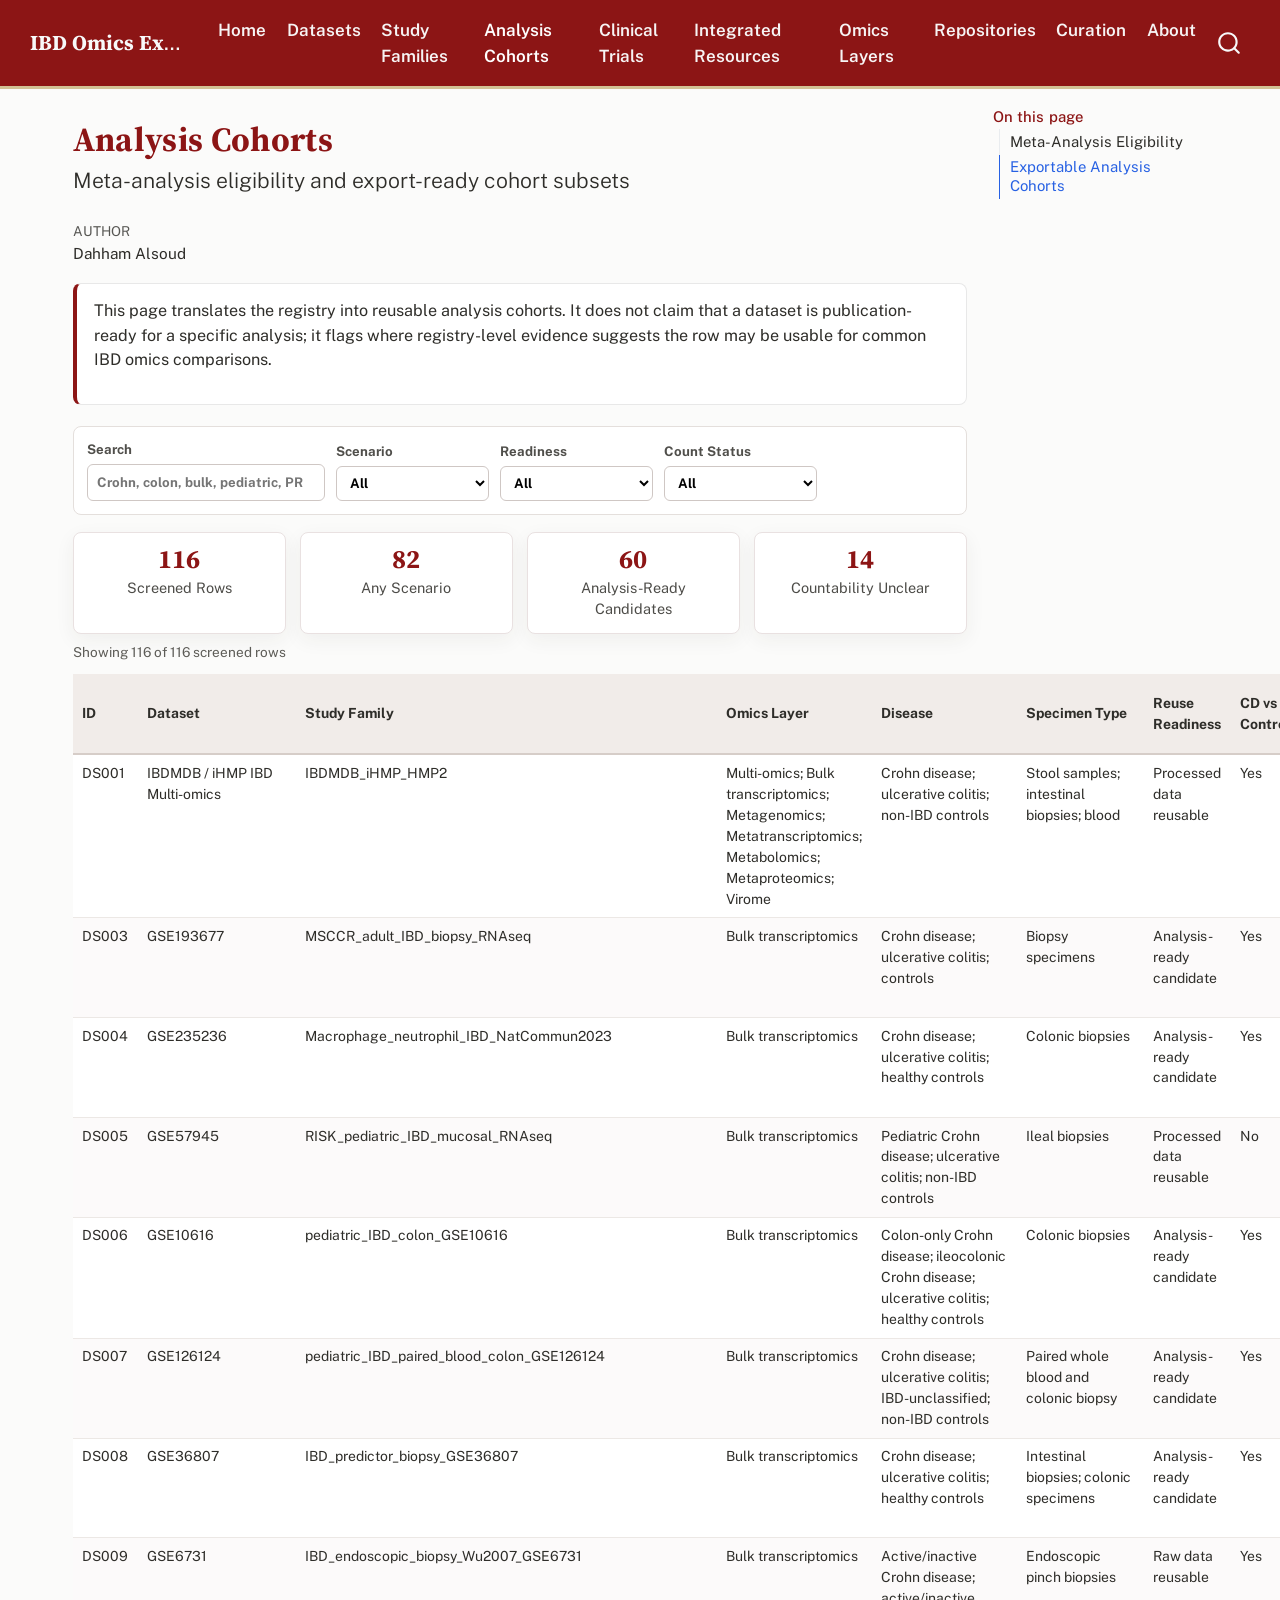
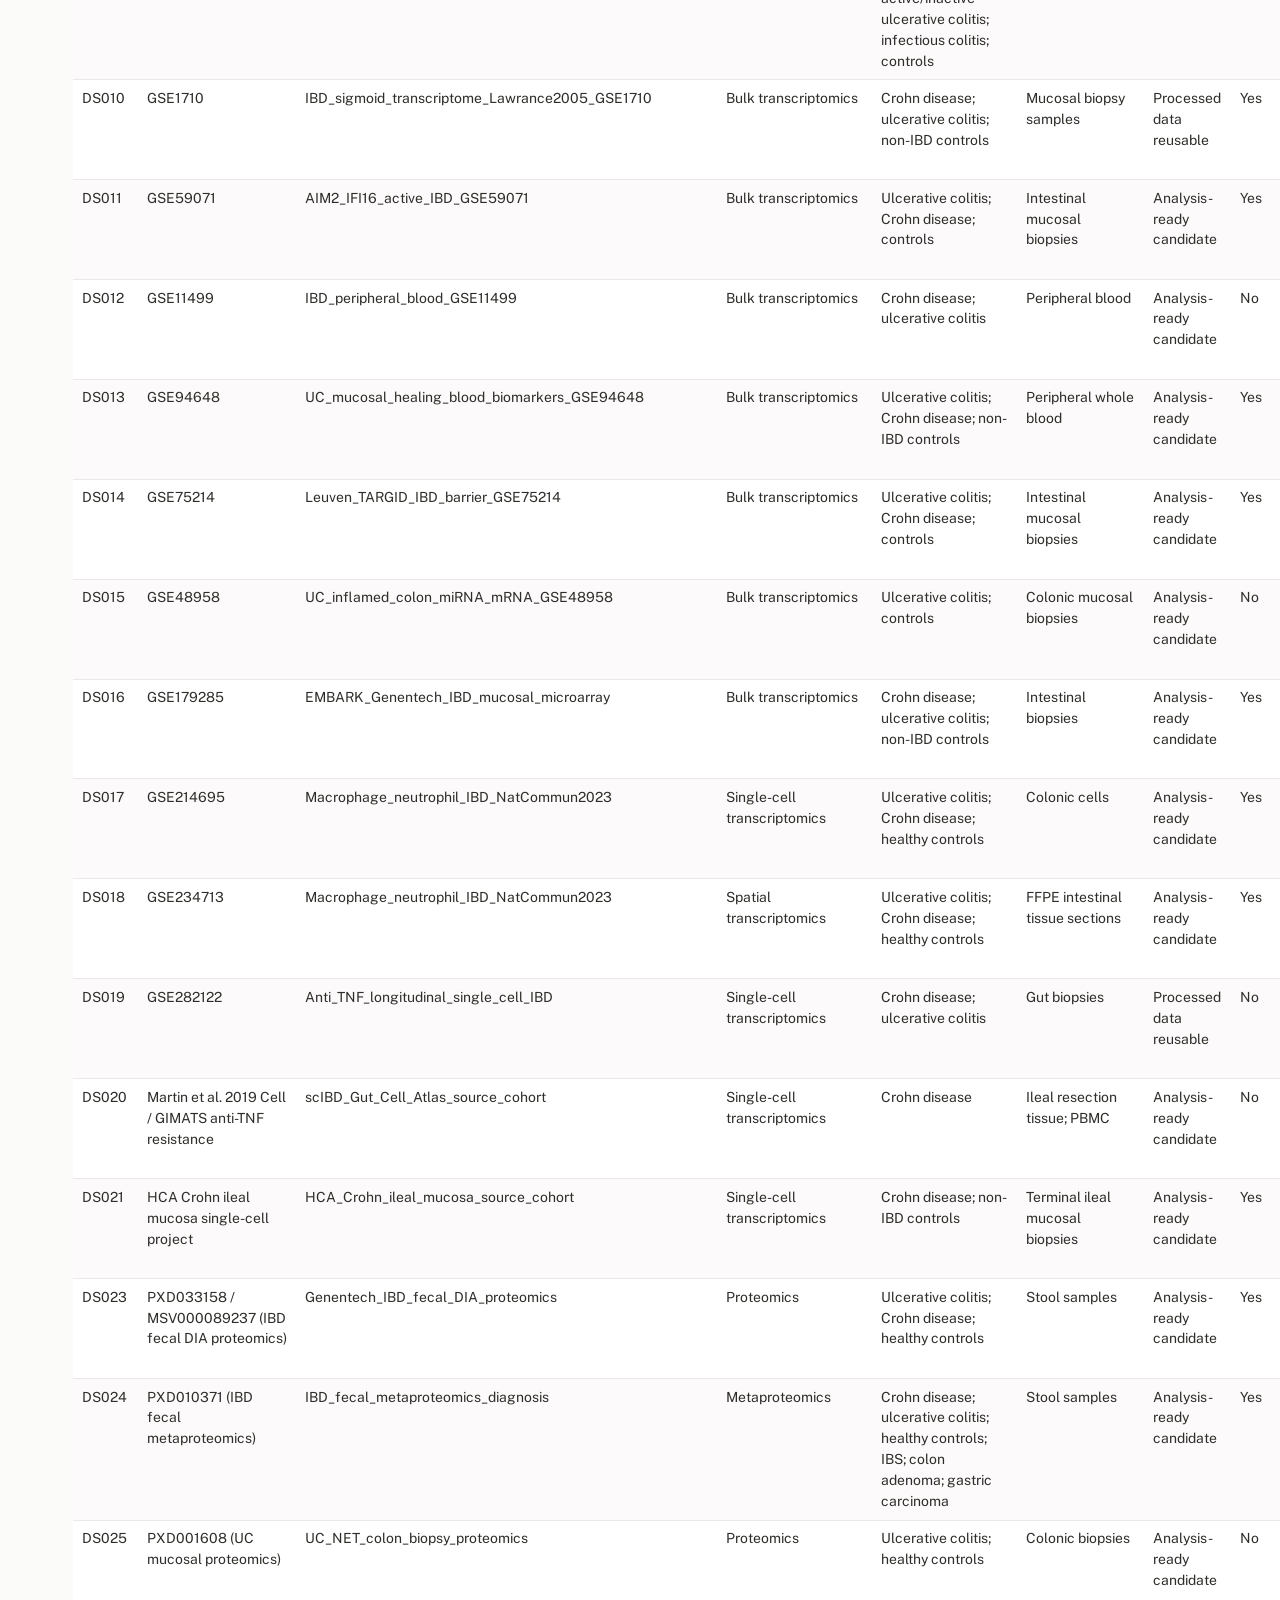
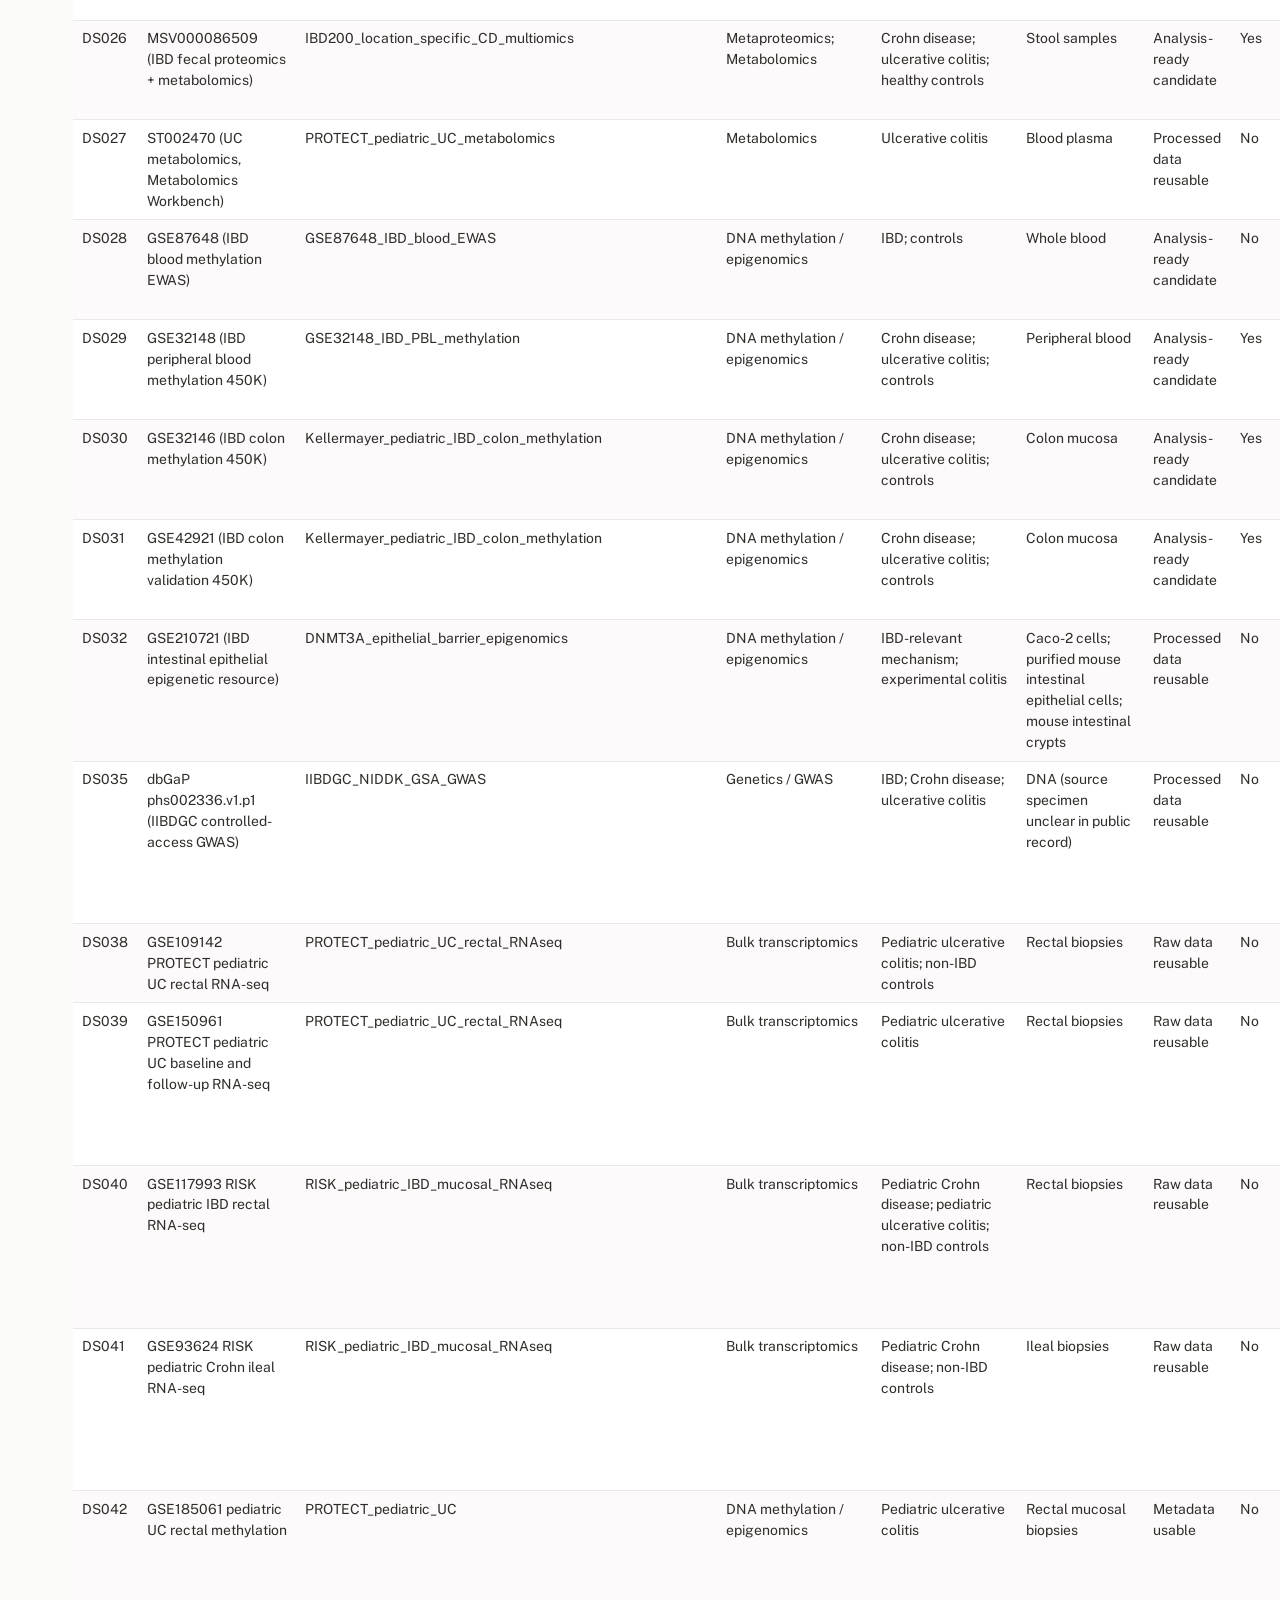
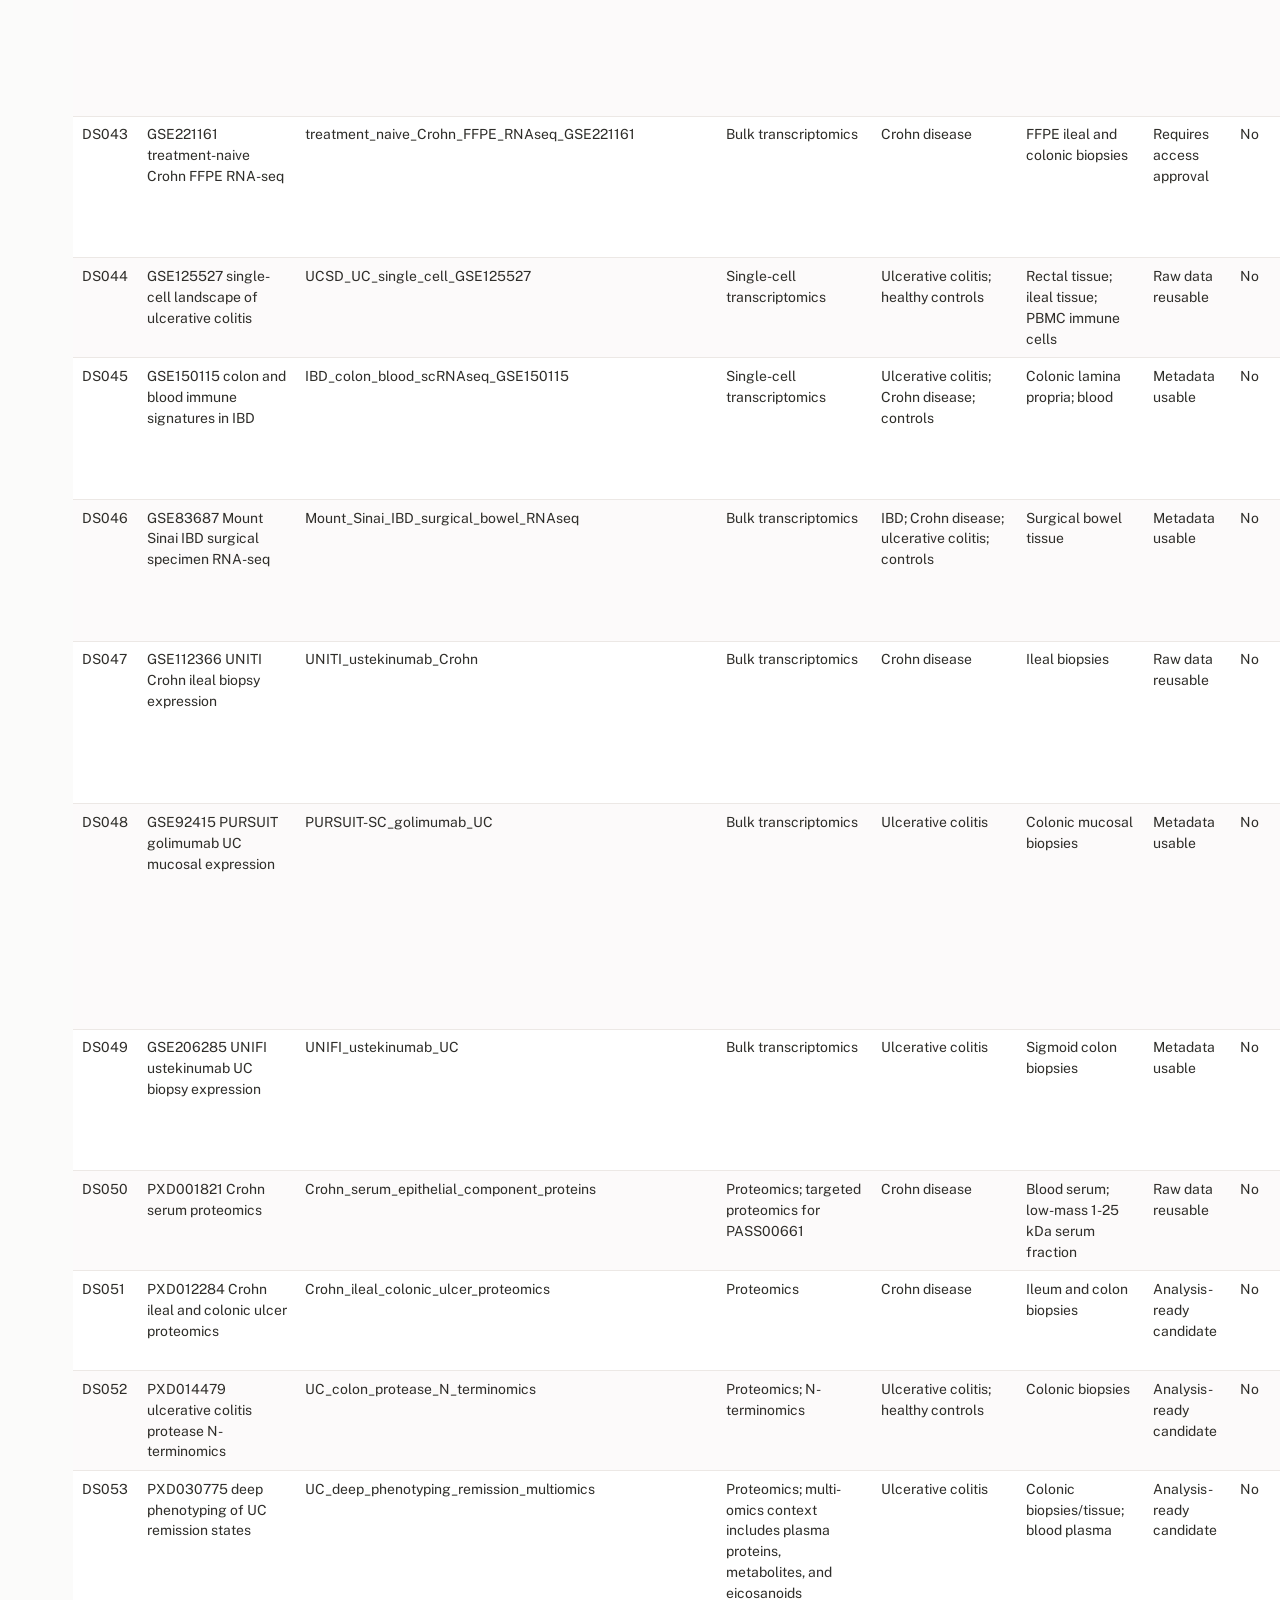
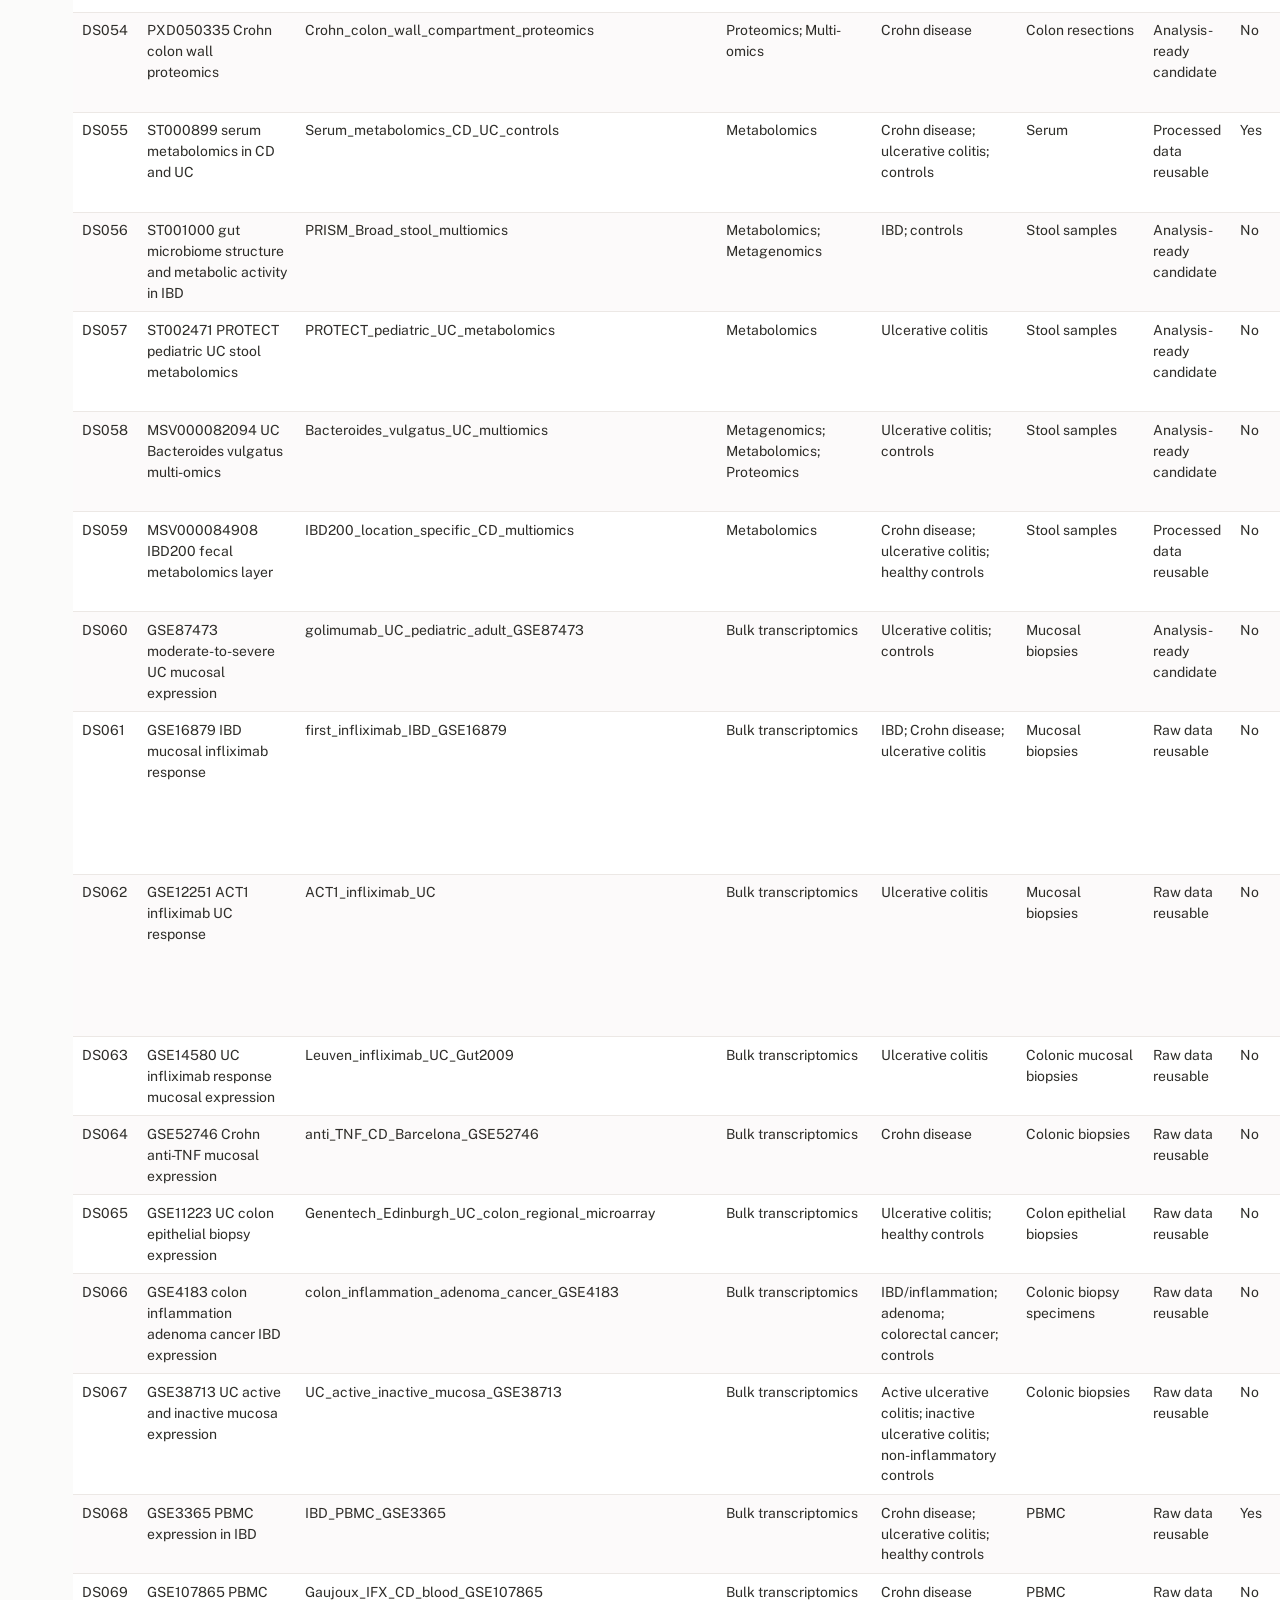
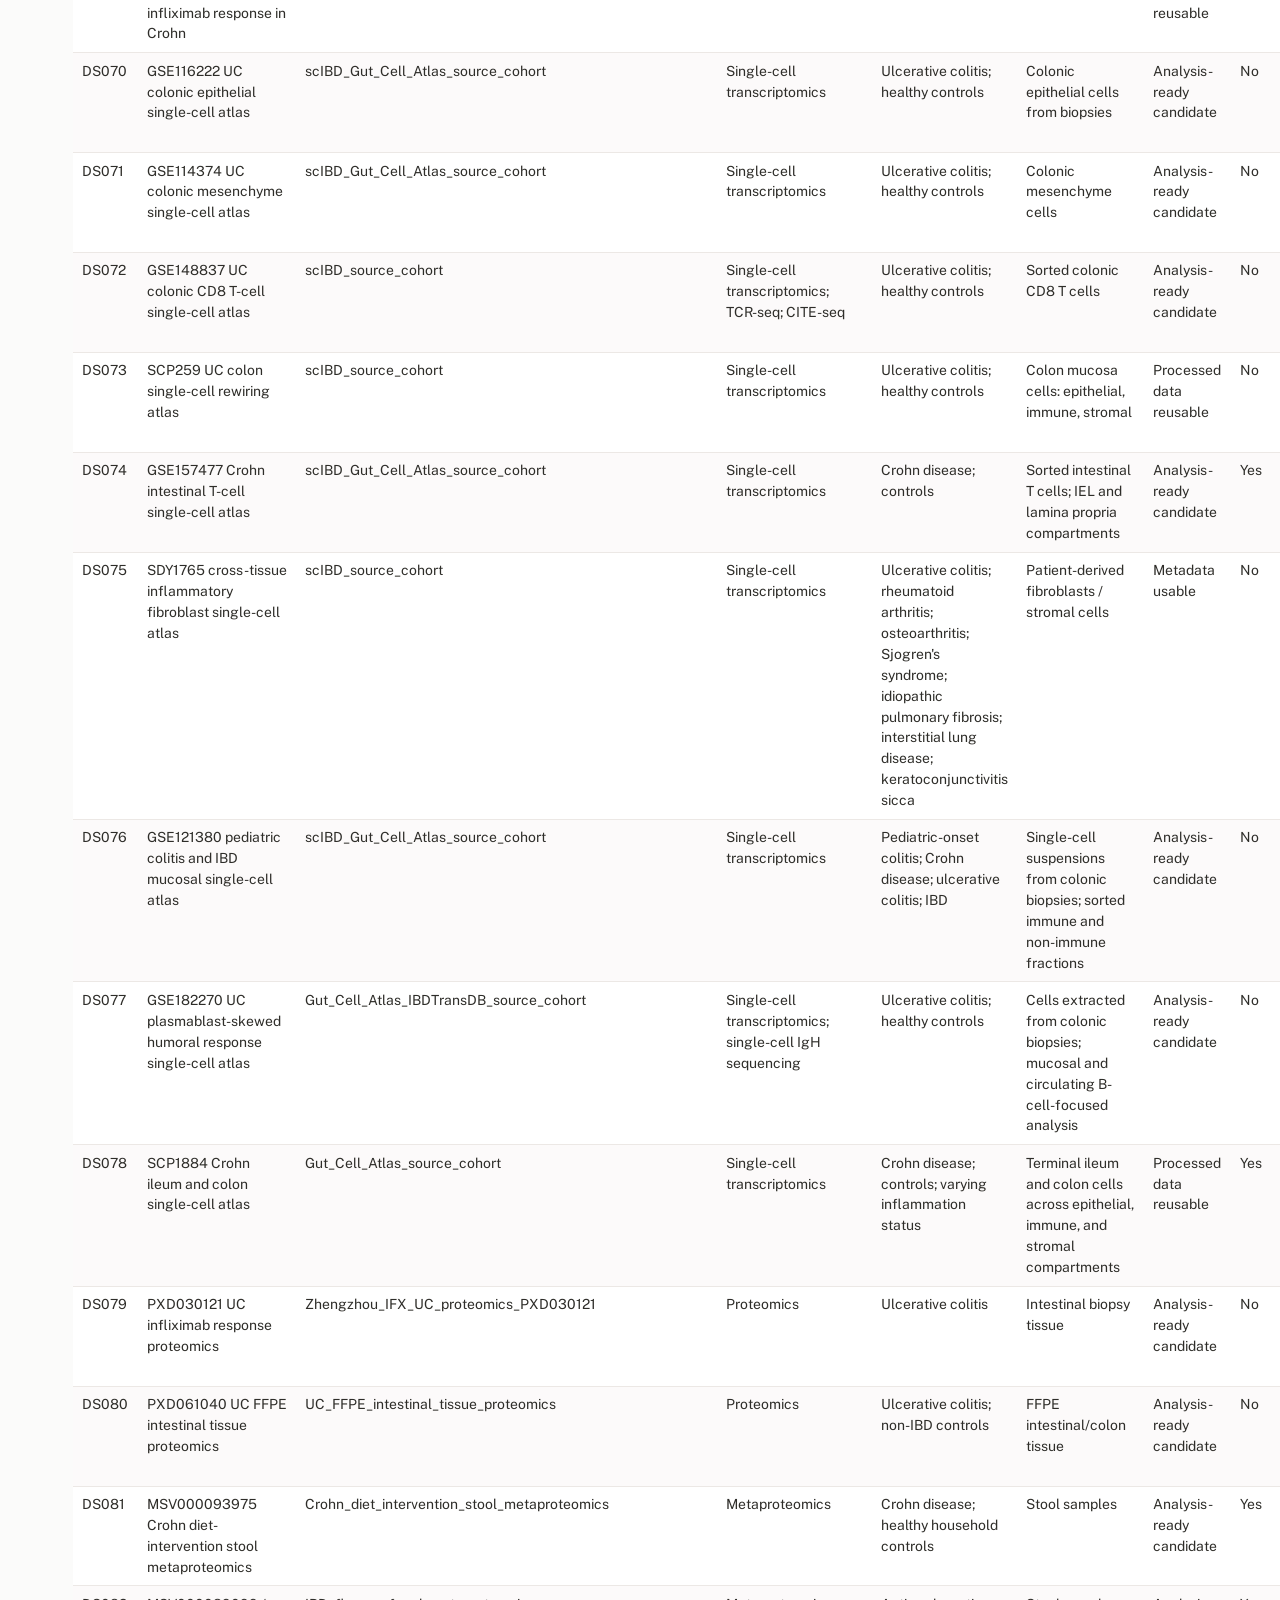
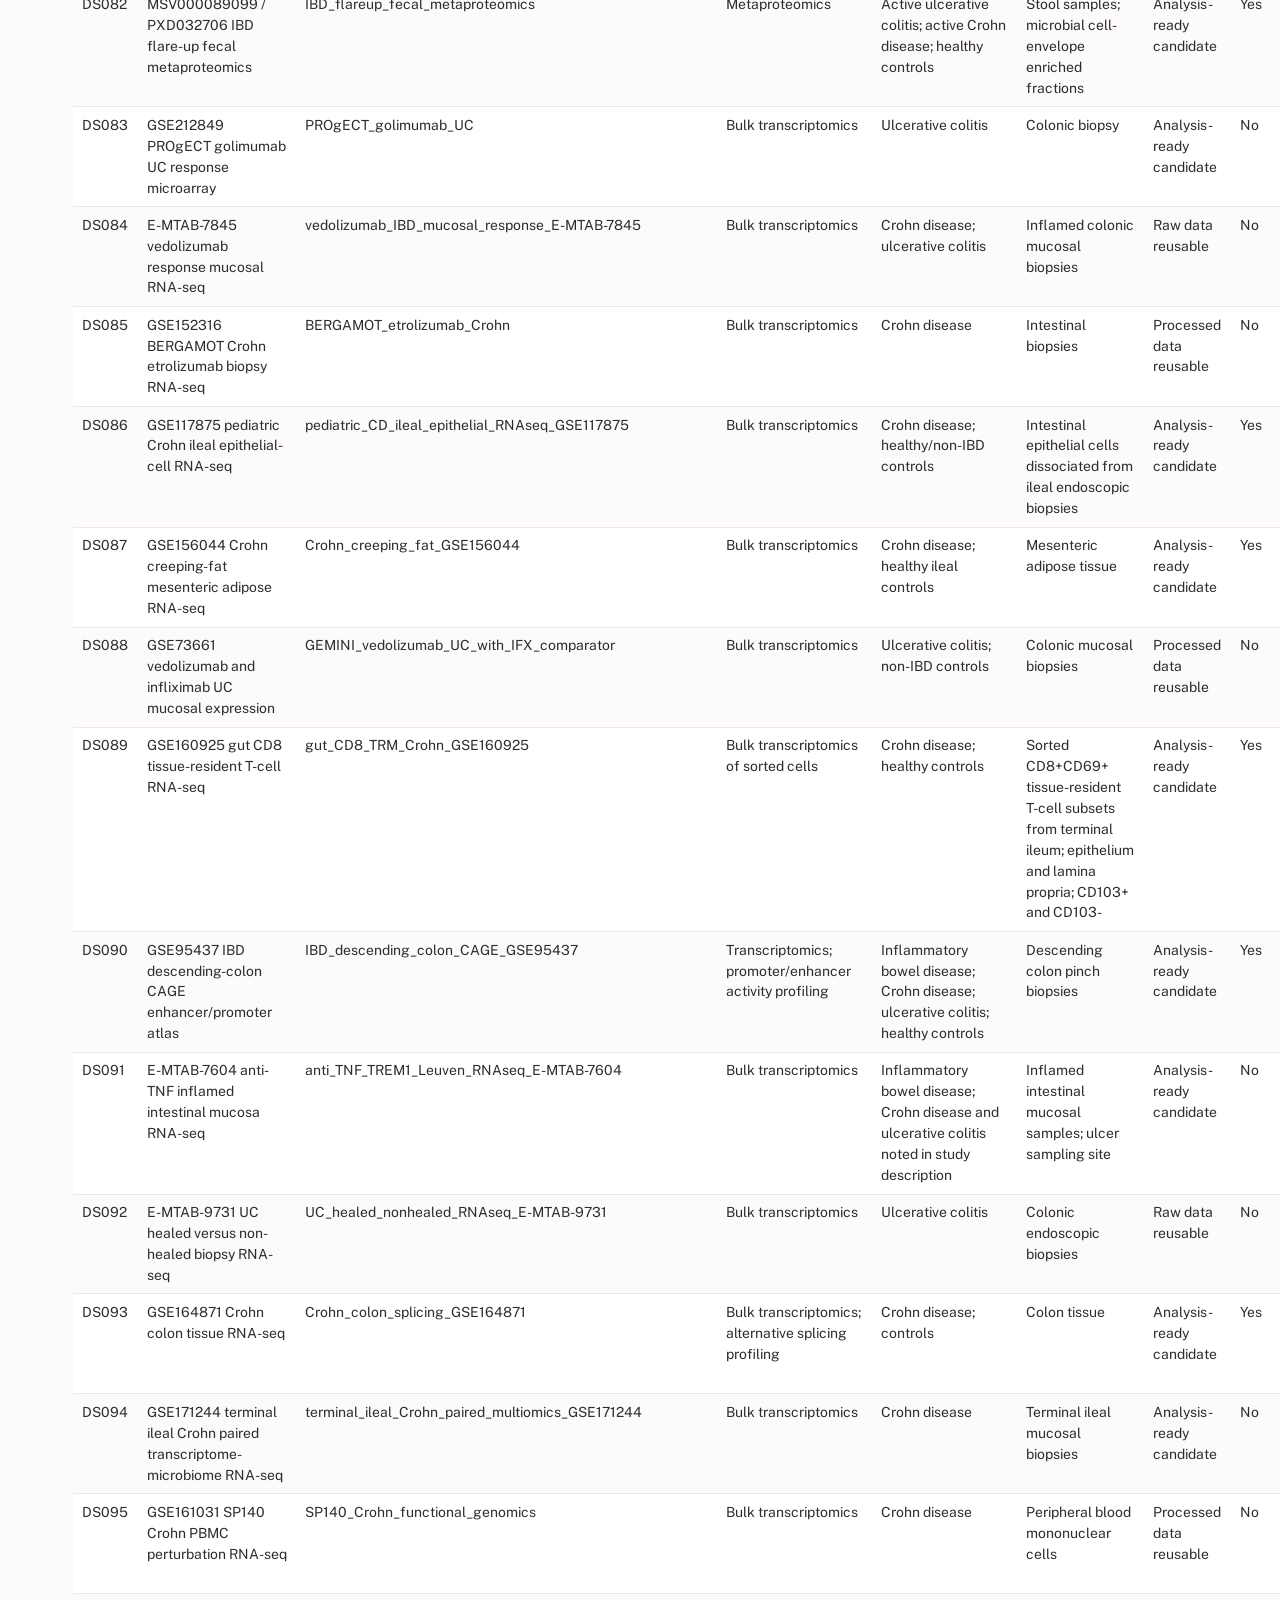
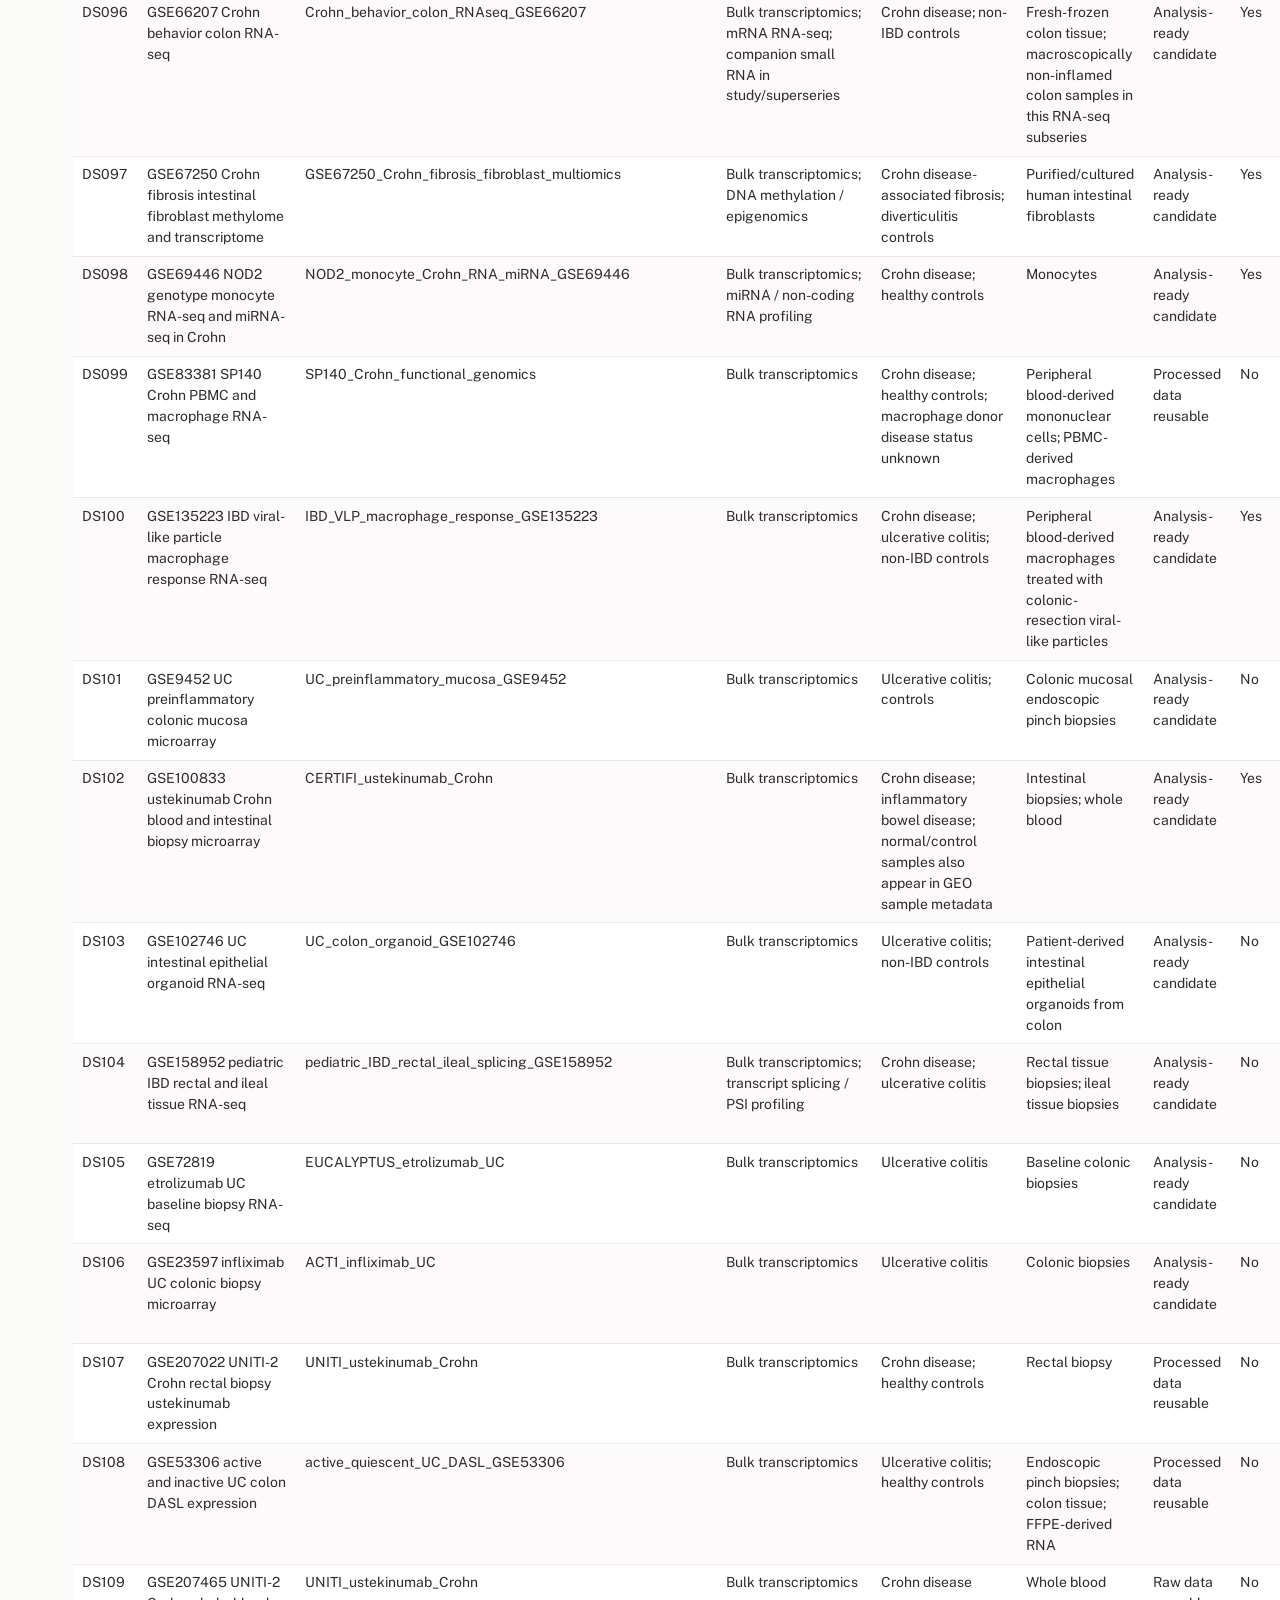
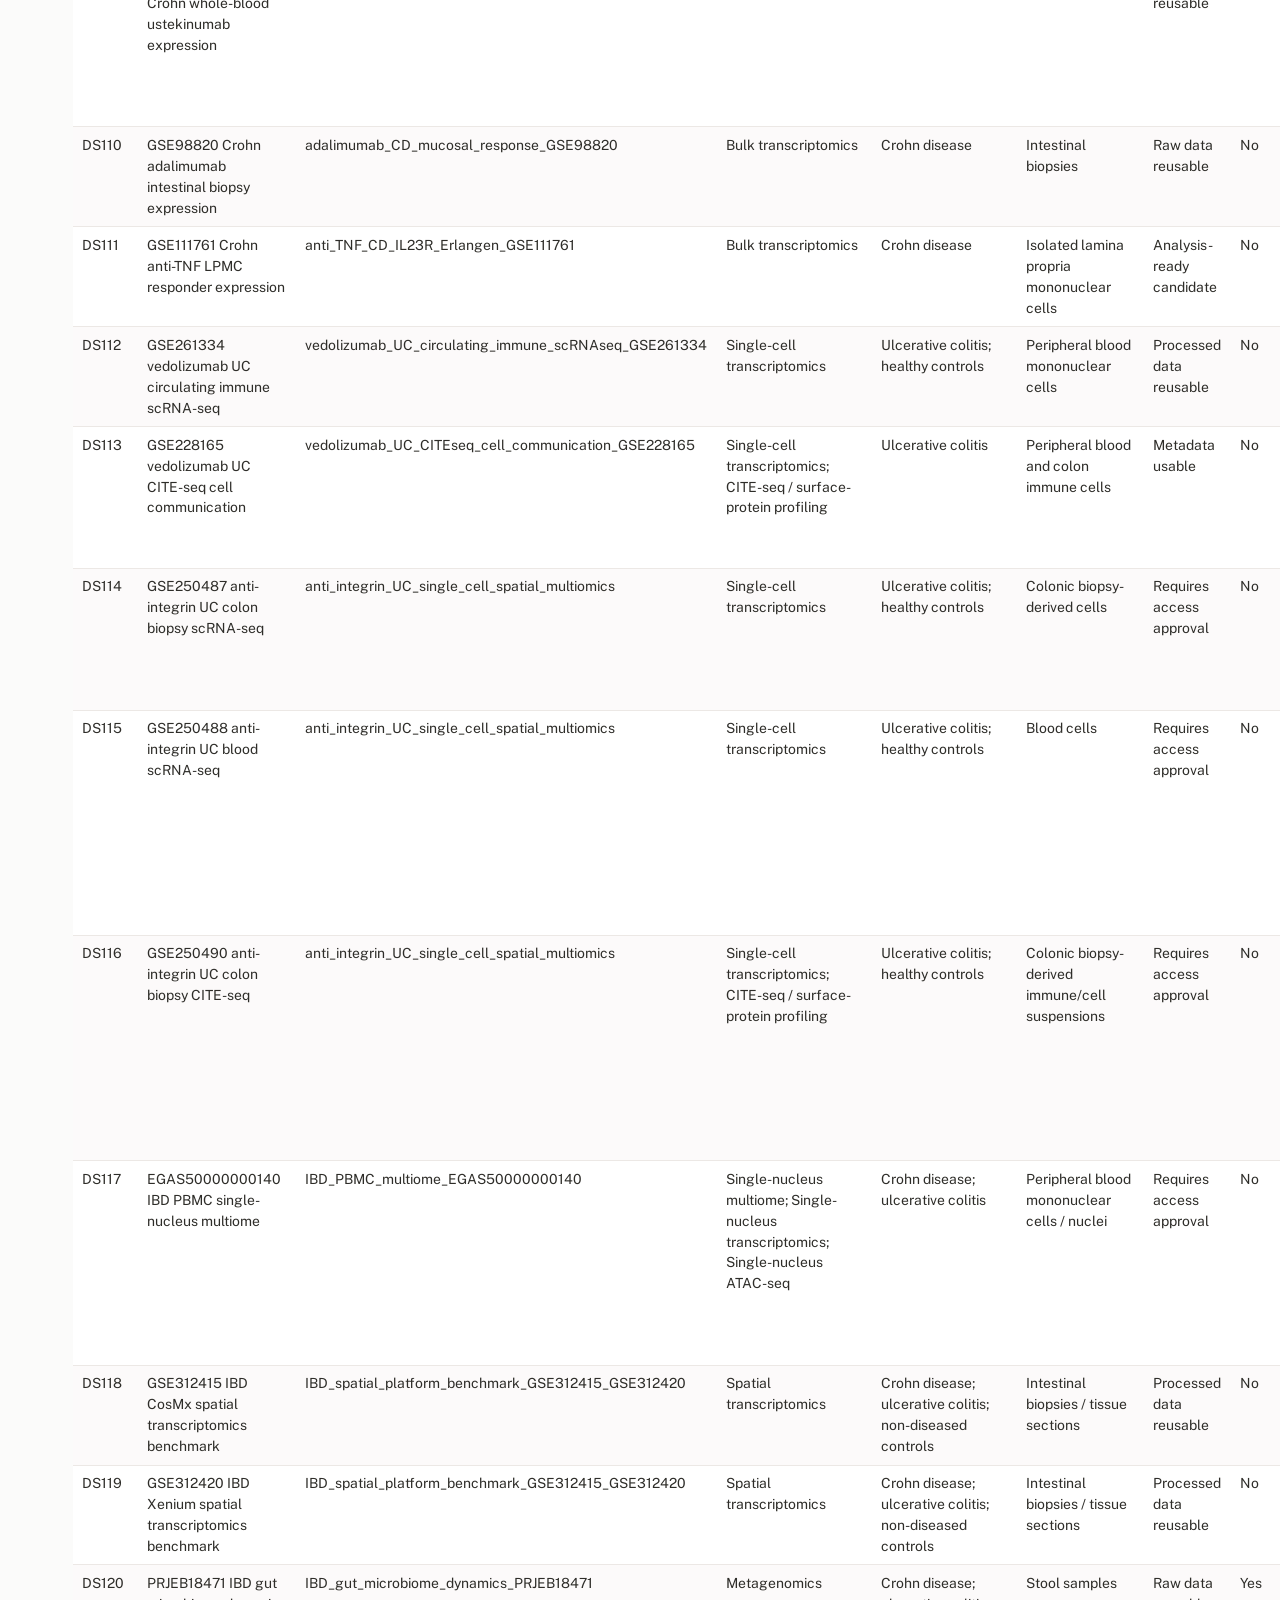
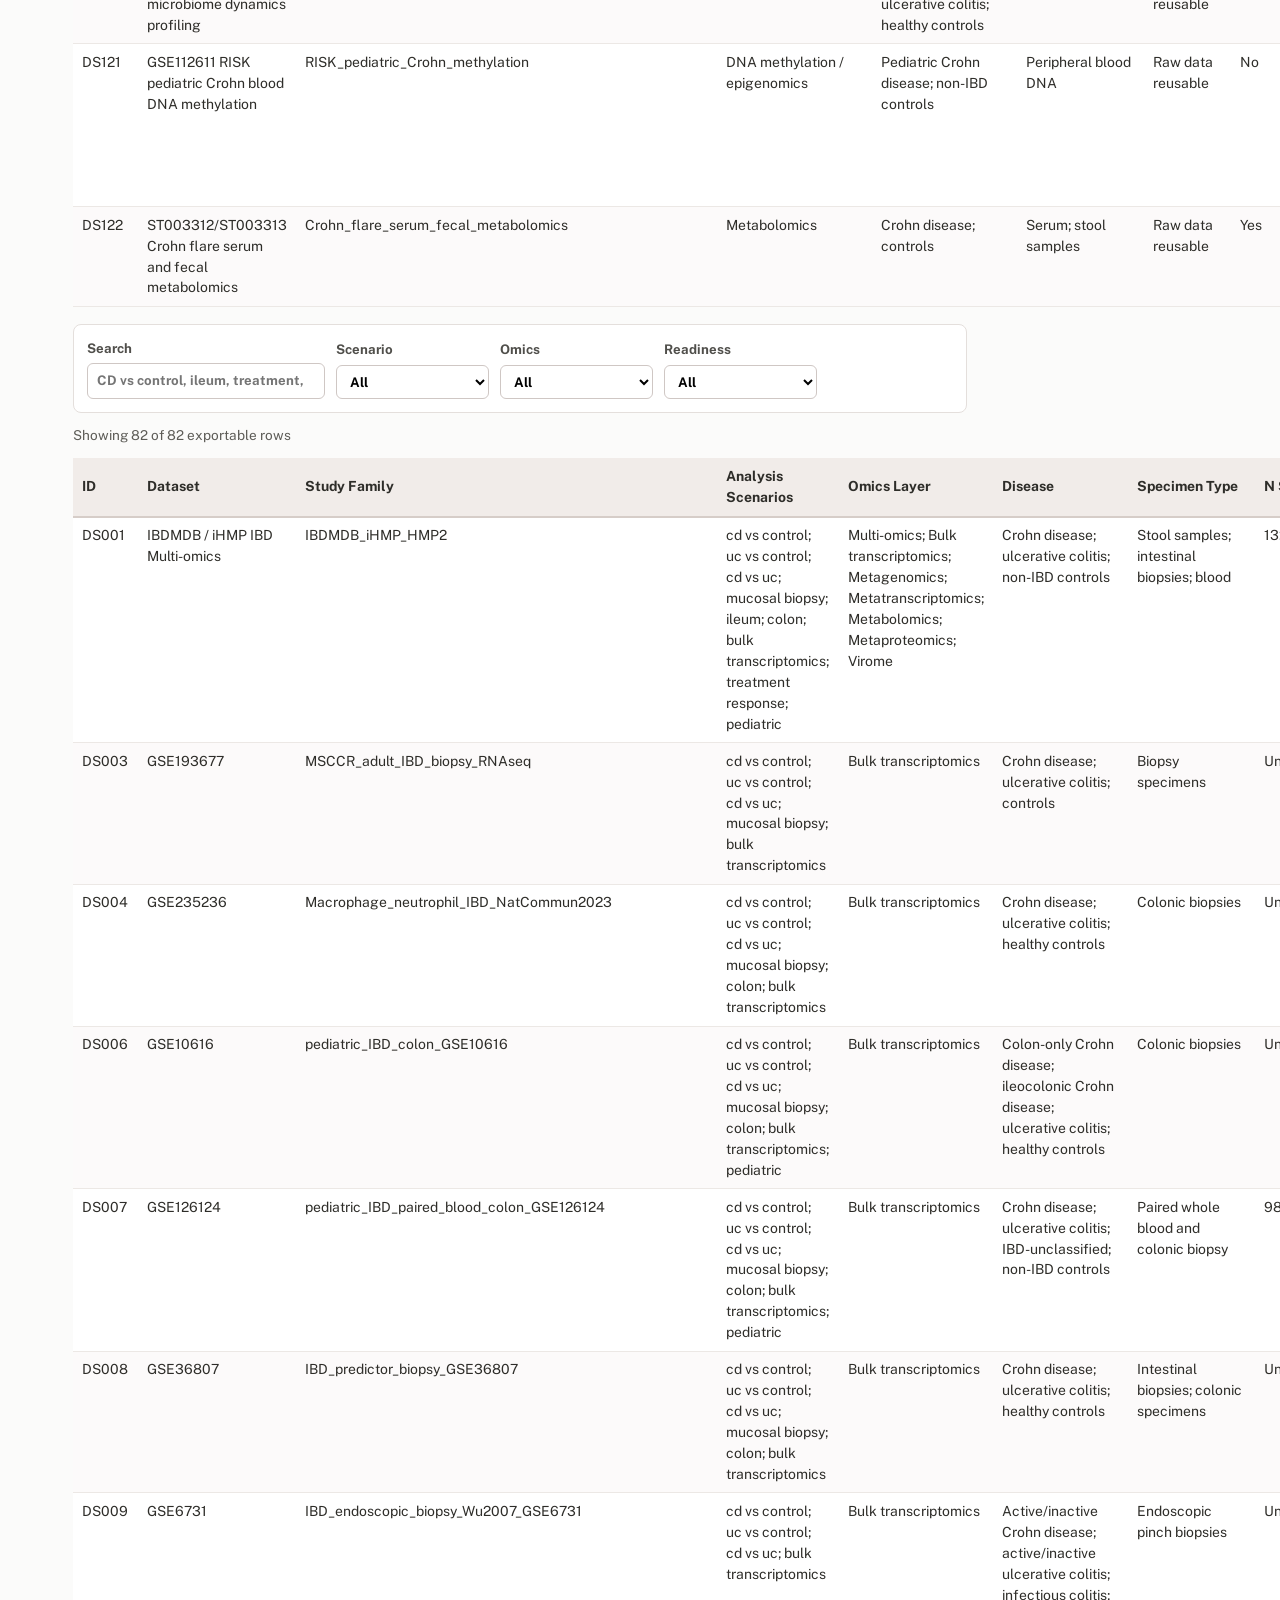
<file: docs/analysis-cohorts.html>
<!DOCTYPE html>
<html xmlns="http://www.w3.org/1999/xhtml" lang="en" xml:lang="en"><head>

<meta charset="utf-8">
<meta name="generator" content="quarto-1.9.36">

<meta name="viewport" content="width=device-width, initial-scale=1.0, user-scalable=yes">

<meta name="author" content="Dahham Alsoud">

<title>Analysis Cohorts – IBD Omics Explorer</title>
<style>
/* Default styles provided by pandoc.
** See https://pandoc.org/MANUAL.html#variables-for-html for config info.
*/
code{white-space: pre-wrap;}
span.smallcaps{font-variant: small-caps;}
div.columns{display: flex; gap: min(4vw, 1.5em);}
div.column{flex: auto; overflow-x: auto;}
div.hanging-indent{margin-left: 1.5em; text-indent: -1.5em;}
ul.task-list{list-style: none;}
ul.task-list li input[type="checkbox"] {
  width: 0.8em;
  margin: 0 0.8em 0.2em -1em; /* quarto-specific, see https://github.com/quarto-dev/quarto-cli/issues/4556 */ 
  vertical-align: middle;
}
</style>


<script src="site_libs/quarto-nav/quarto-nav.js"></script>
<script src="site_libs/quarto-nav/headroom.min.js"></script>
<script src="site_libs/clipboard/clipboard.min.js"></script>
<script src="site_libs/quarto-search/autocomplete.umd.js"></script>
<script src="site_libs/quarto-search/fuse.min.js"></script>
<script src="site_libs/quarto-search/quarto-search.js"></script>
<meta name="quarto:offset" content="./">
<script src="site_libs/quarto-html/quarto.js" type="module"></script>
<script src="site_libs/quarto-html/tabsets/tabsets.js" type="module"></script>
<script src="site_libs/quarto-html/popper.min.js"></script>
<script src="site_libs/quarto-html/tippy.umd.min.js"></script>
<script src="site_libs/quarto-html/anchor.min.js"></script>
<link href="site_libs/quarto-html/tippy.css" rel="stylesheet">
<link href="site_libs/quarto-html/quarto-syntax-highlighting-845c23b38eaddc0f92fda52bfe77a8c8.css" rel="stylesheet" id="quarto-text-highlighting-styles">
<script src="site_libs/bootstrap/bootstrap.min.js"></script>
<link href="site_libs/bootstrap/bootstrap-icons.css" rel="stylesheet">
<link href="site_libs/bootstrap/bootstrap-12b2063343efa455fa6c31bdd6356f0d.min.css" rel="stylesheet" append-hash="true" id="quarto-bootstrap" data-mode="light">
<script id="quarto-search-options" type="application/json">{
  "location": "navbar",
  "copy-button": false,
  "collapse-after": 3,
  "panel-placement": "end",
  "type": "overlay",
  "limit": 50,
  "keyboard-shortcut": [
    "f",
    "/",
    "s"
  ],
  "show-item-context": false,
  "language": {
    "search-no-results-text": "No results",
    "search-matching-documents-text": "matching documents",
    "search-copy-link-title": "Copy link to search",
    "search-hide-matches-text": "Hide additional matches",
    "search-more-match-text": "more match in this document",
    "search-more-matches-text": "more matches in this document",
    "search-clear-button-title": "Clear",
    "search-text-placeholder": "",
    "search-detached-cancel-button-title": "Cancel",
    "search-submit-button-title": "Submit",
    "search-label": "Search"
  }
}</script>
<style>html{ scroll-behavior: smooth; }</style>


<link rel="stylesheet" href="styles.css">
</head>

<body class="nav-fixed quarto-light">

<div id="quarto-search-results"></div>
  <header id="quarto-header" class="headroom fixed-top">
    <nav class="navbar navbar-expand-lg " data-bs-theme="dark">
      <div class="navbar-container container-fluid">
      <div class="navbar-brand-container mx-auto">
    <a class="navbar-brand" href="./index.html">
    <span class="navbar-title">IBD Omics Explorer</span>
    </a>
  </div>
            <div id="quarto-search" class="" title="Search"></div>
          <button class="navbar-toggler" type="button" data-bs-toggle="collapse" data-bs-target="#navbarCollapse" aria-controls="navbarCollapse" role="menu" aria-expanded="false" aria-label="Toggle navigation" onclick="if (window.quartoToggleHeadroom) { window.quartoToggleHeadroom(); }">
  <span class="navbar-toggler-icon"></span>
</button>
          <div class="collapse navbar-collapse" id="navbarCollapse">
            <ul class="navbar-nav navbar-nav-scroll me-auto">
  <li class="nav-item">
    <a class="nav-link" href="./index.html"> 
<span class="menu-text">Home</span></a>
  </li>  
  <li class="nav-item">
    <a class="nav-link" href="./datasets.html"> 
<span class="menu-text">Datasets</span></a>
  </li>  
  <li class="nav-item">
    <a class="nav-link" href="./study-families.html"> 
<span class="menu-text">Study Families</span></a>
  </li>  
  <li class="nav-item">
    <a class="nav-link active" href="./analysis-cohorts.html" aria-current="page"> 
<span class="menu-text">Analysis Cohorts</span></a>
  </li>  
  <li class="nav-item">
    <a class="nav-link" href="./clinical-trials.html"> 
<span class="menu-text">Clinical Trials</span></a>
  </li>  
  <li class="nav-item">
    <a class="nav-link" href="./integrated-resources.html"> 
<span class="menu-text">Integrated Resources</span></a>
  </li>  
  <li class="nav-item">
    <a class="nav-link" href="./omics-layers.html"> 
<span class="menu-text">Omics Layers</span></a>
  </li>  
  <li class="nav-item">
    <a class="nav-link" href="./repositories.html"> 
<span class="menu-text">Repositories</span></a>
  </li>  
  <li class="nav-item">
    <a class="nav-link" href="./curation-methods.html"> 
<span class="menu-text">Curation</span></a>
  </li>  
  <li class="nav-item">
    <a class="nav-link" href="./about.html"> 
<span class="menu-text">About</span></a>
  </li>  
</ul>
          </div> <!-- /navcollapse -->
            <div class="quarto-navbar-tools">
</div>
      </div> <!-- /container-fluid -->
    </nav>
</header>
<!-- content -->
<div id="quarto-content" class="quarto-container page-columns page-rows-contents page-layout-full page-navbar">
<!-- sidebar -->
<!-- margin-sidebar -->
    <div id="quarto-margin-sidebar" class="sidebar margin-sidebar">
        <nav id="TOC" role="doc-toc" class="toc-active">
    <h2 id="toc-title">On this page</h2>
   
  <ul>
  <li><a href="#meta-analysis-eligibility" id="toc-meta-analysis-eligibility" class="nav-link active" data-scroll-target="#meta-analysis-eligibility">Meta-Analysis Eligibility</a></li>
  <li><a href="#exportable-analysis-cohorts" id="toc-exportable-analysis-cohorts" class="nav-link" data-scroll-target="#exportable-analysis-cohorts">Exportable Analysis Cohorts</a></li>
  </ul>
</nav>
    </div>
<!-- main -->
<main class="content column-page-left" id="quarto-document-content">

<header id="title-block-header" class="quarto-title-block default">
<div class="quarto-title">
<h1 class="title">Analysis Cohorts</h1>
<p class="subtitle lead">Meta-analysis eligibility and export-ready cohort subsets</p>
</div>



<div class="quarto-title-meta column-page-left">

    <div>
    <div class="quarto-title-meta-heading">Author</div>
    <div class="quarto-title-meta-contents">
             <p>Dahham Alsoud </p>
          </div>
  </div>
    
  
    
  </div>
  


</header>


<div class="page-intro">
<p>This page translates the registry into reusable analysis cohorts. It does not claim that a dataset is publication-ready for a specific analysis; it flags where registry-level evidence suggests the row may be usable for common IBD omics comparisons.</p>
</div>
<section id="meta-analysis-eligibility" class="level2">
<h2 class="anchored" data-anchor-id="meta-analysis-eligibility">Meta-Analysis Eligibility</h2>
<div id="meta-analysis-eligibility">

</div>
<hr>
</section>
<section id="exportable-analysis-cohorts" class="level2">
<h2 class="anchored" data-anchor-id="exportable-analysis-cohorts">Exportable Analysis Cohorts</h2>
<div class="page-intro">
<p>The export table contains rows that match at least one analysis scenario such as CD-vs-control, UC-vs-control, CD-vs-UC, mucosal biopsy, ileum, colon, single-cell, bulk transcriptomics, treatment response, or pediatric analysis.</p>
</div>
<p>
<a class="btn-hero btn-primary" href="data/exportable_analysis_cohorts.csv" download="">Download exportable cohort CSV</a> <a class="btn-hero btn-outline" href="data/meta_analysis_eligibility.csv" download="">Download eligibility CSV</a>
</p>
<div id="exportable-analysis-cohorts">

</div>
<hr>
<div class="disclaimer">
<p><strong>Registry-level screening only.</strong> Exportable means the row passes coarse registry filters. Final inclusion still requires source-level checks for sample metadata, exact phenotype labels, platform compatibility, batch structure, and cohort overlap.</p>
</div>


</section>

</main> <!-- /main -->
<script src="site-tables.js?v=20260510-7"></script>
<script id="quarto-html-after-body" type="application/javascript">
  window.document.addEventListener("DOMContentLoaded", function (event) {
    const icon = "";
    const anchorJS = new window.AnchorJS();
    anchorJS.options = {
      placement: 'right',
      icon: icon
    };
    anchorJS.add('.anchored');
    const isCodeAnnotation = (el) => {
      for (const clz of el.classList) {
        if (clz.startsWith('code-annotation-')) {                     
          return true;
        }
      }
      return false;
    }
    const onCopySuccess = function(e) {
      // button target
      const button = e.trigger;
      // don't keep focus
      button.blur();
      // flash "checked"
      button.classList.add('code-copy-button-checked');
      var currentTitle = button.getAttribute("title");
      button.setAttribute("title", "Copied!");
      let tooltip;
      if (window.bootstrap) {
        button.setAttribute("data-bs-toggle", "tooltip");
        button.setAttribute("data-bs-placement", "left");
        button.setAttribute("data-bs-title", "Copied!");
        tooltip = new bootstrap.Tooltip(button, 
          { trigger: "manual", 
            customClass: "code-copy-button-tooltip",
            offset: [0, -8]});
        tooltip.show();    
      }
      setTimeout(function() {
        if (tooltip) {
          tooltip.hide();
          button.removeAttribute("data-bs-title");
          button.removeAttribute("data-bs-toggle");
          button.removeAttribute("data-bs-placement");
        }
        button.setAttribute("title", currentTitle);
        button.classList.remove('code-copy-button-checked');
      }, 1000);
      // clear code selection
      e.clearSelection();
    }
    const getTextToCopy = function(trigger) {
      const outerScaffold = trigger.parentElement.cloneNode(true);
      const codeEl = outerScaffold.querySelector('code');
      for (const childEl of codeEl.children) {
        if (isCodeAnnotation(childEl)) {
          childEl.remove();
        }
      }
      return codeEl.innerText;
    }
    const clipboard = new window.ClipboardJS('.code-copy-button:not([data-in-quarto-modal])', {
      text: getTextToCopy
    });
    clipboard.on('success', onCopySuccess);
    if (window.document.getElementById('quarto-embedded-source-code-modal')) {
      const clipboardModal = new window.ClipboardJS('.code-copy-button[data-in-quarto-modal]', {
        text: getTextToCopy,
        container: window.document.getElementById('quarto-embedded-source-code-modal')
      });
      clipboardModal.on('success', onCopySuccess);
    }
      var localhostRegex = new RegExp(/^(?:http|https):\/\/localhost\:?[0-9]*\//);
      var mailtoRegex = new RegExp(/^mailto:/);
        var filterRegex = new RegExp("https:\/\/dahhamalsoud\.github\.io\/ibd-omics-explorer");
      var isInternal = (href) => {
          return filterRegex.test(href) || localhostRegex.test(href) || mailtoRegex.test(href);
      }
      // Inspect non-navigation links and adorn them if external
     var links = window.document.querySelectorAll('a[href]:not(.nav-link):not(.navbar-brand):not(.toc-action):not(.sidebar-link):not(.sidebar-item-toggle):not(.pagination-link):not(.no-external):not([aria-hidden]):not(.dropdown-item):not(.quarto-navigation-tool):not(.about-link)');
      for (var i=0; i<links.length; i++) {
        const link = links[i];
        if (!isInternal(link.href)) {
          // undo the damage that might have been done by quarto-nav.js in the case of
          // links that we want to consider external
          if (link.dataset.originalHref !== undefined) {
            link.href = link.dataset.originalHref;
          }
            // target, if specified
            link.setAttribute("target", "_blank");
            if (link.getAttribute("rel") === null) {
              link.setAttribute("rel", "noopener");
            }
            // default icon
            link.classList.add("external");
        }
      }
    function tippyHover(el, contentFn, onTriggerFn, onUntriggerFn) {
      const config = {
        allowHTML: true,
        maxWidth: 500,
        delay: 100,
        arrow: false,
        appendTo: function(el) {
            return el.parentElement;
        },
        interactive: true,
        interactiveBorder: 10,
        theme: 'quarto',
        placement: 'bottom-start',
      };
      if (contentFn) {
        config.content = contentFn;
      }
      if (onTriggerFn) {
        config.onTrigger = onTriggerFn;
      }
      if (onUntriggerFn) {
        config.onUntrigger = onUntriggerFn;
      }
      window.tippy(el, config); 
    }
    const noterefs = window.document.querySelectorAll('a[role="doc-noteref"]');
    for (var i=0; i<noterefs.length; i++) {
      const ref = noterefs[i];
      tippyHover(ref, function() {
        // use id or data attribute instead here
        let href = ref.getAttribute('data-footnote-href') || ref.getAttribute('href');
        try { href = new URL(href).hash; } catch {}
        const id = href.replace(/^#\/?/, "");
        const note = window.document.getElementById(id);
        if (note) {
          return note.innerHTML;
        } else {
          return "";
        }
      });
    }
    const xrefs = window.document.querySelectorAll('a.quarto-xref');
    const processXRef = (id, note) => {
      // Strip column container classes
      const stripColumnClz = (el) => {
        el.classList.remove("page-full", "page-columns");
        if (el.children) {
          for (const child of el.children) {
            stripColumnClz(child);
          }
        }
      }
      stripColumnClz(note)
      if (id === null || id.startsWith('sec-')) {
        // Special case sections, only their first couple elements
        const container = document.createElement("div");
        if (note.children && note.children.length > 2) {
          container.appendChild(note.children[0].cloneNode(true));
          for (let i = 1; i < note.children.length; i++) {
            const child = note.children[i];
            if (child.tagName === "P" && child.innerText === "") {
              continue;
            } else {
              container.appendChild(child.cloneNode(true));
              break;
            }
          }
          if (window.Quarto?.typesetMath) {
            window.Quarto.typesetMath(container);
          }
          return container.innerHTML
        } else {
          if (window.Quarto?.typesetMath) {
            window.Quarto.typesetMath(note);
          }
          return note.innerHTML;
        }
      } else {
        // Remove any anchor links if they are present
        const anchorLink = note.querySelector('a.anchorjs-link');
        if (anchorLink) {
          anchorLink.remove();
        }
        if (window.Quarto?.typesetMath) {
          window.Quarto.typesetMath(note);
        }
        if (note.classList.contains("callout")) {
          return note.outerHTML;
        } else {
          return note.innerHTML;
        }
      }
    }
    for (var i=0; i<xrefs.length; i++) {
      const xref = xrefs[i];
      tippyHover(xref, undefined, function(instance) {
        instance.disable();
        let url = xref.getAttribute('href');
        let hash = undefined; 
        if (url.startsWith('#')) {
          hash = url;
        } else {
          try { hash = new URL(url).hash; } catch {}
        }
        if (hash) {
          const id = hash.replace(/^#\/?/, "");
          const note = window.document.getElementById(id);
          if (note !== null) {
            try {
              const html = processXRef(id, note.cloneNode(true));
              instance.setContent(html);
            } finally {
              instance.enable();
              instance.show();
            }
          } else {
            // See if we can fetch this
            fetch(url.split('#')[0])
            .then(res => res.text())
            .then(html => {
              const parser = new DOMParser();
              const htmlDoc = parser.parseFromString(html, "text/html");
              const note = htmlDoc.getElementById(id);
              if (note !== null) {
                const html = processXRef(id, note);
                instance.setContent(html);
              } 
            }).finally(() => {
              instance.enable();
              instance.show();
            });
          }
        } else {
          // See if we can fetch a full url (with no hash to target)
          // This is a special case and we should probably do some content thinning / targeting
          fetch(url)
          .then(res => res.text())
          .then(html => {
            const parser = new DOMParser();
            const htmlDoc = parser.parseFromString(html, "text/html");
            const note = htmlDoc.querySelector('main.content');
            if (note !== null) {
              // This should only happen for chapter cross references
              // (since there is no id in the URL)
              // remove the first header
              if (note.children.length > 0 && note.children[0].tagName === "HEADER") {
                note.children[0].remove();
              }
              const html = processXRef(null, note);
              instance.setContent(html);
            } 
          }).finally(() => {
            instance.enable();
            instance.show();
          });
        }
      }, function(instance) {
      });
    }
        let selectedAnnoteEl;
        const selectorForAnnotation = ( cell, annotation) => {
          let cellAttr = 'data-code-cell="' + cell + '"';
          let lineAttr = 'data-code-annotation="' +  annotation + '"';
          const selector = 'span[' + cellAttr + '][' + lineAttr + ']';
          return selector;
        }
        const selectCodeLines = (annoteEl) => {
          const doc = window.document;
          const targetCell = annoteEl.getAttribute("data-target-cell");
          const targetAnnotation = annoteEl.getAttribute("data-target-annotation");
          const annoteSpan = window.document.querySelector(selectorForAnnotation(targetCell, targetAnnotation));
          const lines = annoteSpan.getAttribute("data-code-lines").split(",");
          const lineIds = lines.map((line) => {
            return targetCell + "-" + line;
          })
          let top = null;
          let height = null;
          let parent = null;
          if (lineIds.length > 0) {
              //compute the position of the single el (top and bottom and make a div)
              const el = window.document.getElementById(lineIds[0]);
              top = el.offsetTop;
              height = el.offsetHeight;
              parent = el.parentElement.parentElement;
            if (lineIds.length > 1) {
              const lastEl = window.document.getElementById(lineIds[lineIds.length - 1]);
              const bottom = lastEl.offsetTop + lastEl.offsetHeight;
              height = bottom - top;
            }
            if (top !== null && height !== null && parent !== null) {
              // cook up a div (if necessary) and position it 
              let div = window.document.getElementById("code-annotation-line-highlight");
              if (div === null) {
                div = window.document.createElement("div");
                div.setAttribute("id", "code-annotation-line-highlight");
                div.style.position = 'absolute';
                parent.appendChild(div);
              }
              div.style.top = top - 2 + "px";
              div.style.height = height + 4 + "px";
              div.style.left = 0;
              let gutterDiv = window.document.getElementById("code-annotation-line-highlight-gutter");
              if (gutterDiv === null) {
                gutterDiv = window.document.createElement("div");
                gutterDiv.setAttribute("id", "code-annotation-line-highlight-gutter");
                gutterDiv.style.position = 'absolute';
                const codeCell = window.document.getElementById(targetCell);
                const gutter = codeCell.querySelector('.code-annotation-gutter');
                gutter.appendChild(gutterDiv);
              }
              gutterDiv.style.top = top - 2 + "px";
              gutterDiv.style.height = height + 4 + "px";
            }
            selectedAnnoteEl = annoteEl;
          }
        };
        const unselectCodeLines = () => {
          const elementsIds = ["code-annotation-line-highlight", "code-annotation-line-highlight-gutter"];
          elementsIds.forEach((elId) => {
            const div = window.document.getElementById(elId);
            if (div) {
              div.remove();
            }
          });
          selectedAnnoteEl = undefined;
        };
          // Handle positioning of the toggle
      window.addEventListener(
        "resize",
        throttle(() => {
          elRect = undefined;
          if (selectedAnnoteEl) {
            selectCodeLines(selectedAnnoteEl);
          }
        }, 10)
      );
      function throttle(fn, ms) {
      let throttle = false;
      let timer;
        return (...args) => {
          if(!throttle) { // first call gets through
              fn.apply(this, args);
              throttle = true;
          } else { // all the others get throttled
              if(timer) clearTimeout(timer); // cancel #2
              timer = setTimeout(() => {
                fn.apply(this, args);
                timer = throttle = false;
              }, ms);
          }
        };
      }
        // Attach click handler to the DT
        const annoteDls = window.document.querySelectorAll('dt[data-target-cell]');
        for (const annoteDlNode of annoteDls) {
          annoteDlNode.addEventListener('click', (event) => {
            const clickedEl = event.target;
            if (clickedEl !== selectedAnnoteEl) {
              unselectCodeLines();
              const activeEl = window.document.querySelector('dt[data-target-cell].code-annotation-active');
              if (activeEl) {
                activeEl.classList.remove('code-annotation-active');
              }
              selectCodeLines(clickedEl);
              clickedEl.classList.add('code-annotation-active');
            } else {
              // Unselect the line
              unselectCodeLines();
              clickedEl.classList.remove('code-annotation-active');
            }
          });
        }
    const findCites = (el) => {
      const parentEl = el.parentElement;
      if (parentEl) {
        const cites = parentEl.dataset.cites;
        if (cites) {
          return {
            el,
            cites: cites.split(' ')
          };
        } else {
          return findCites(el.parentElement)
        }
      } else {
        return undefined;
      }
    };
    var bibliorefs = window.document.querySelectorAll('a[role="doc-biblioref"]');
    for (var i=0; i<bibliorefs.length; i++) {
      const ref = bibliorefs[i];
      const citeInfo = findCites(ref);
      if (citeInfo) {
        tippyHover(citeInfo.el, function() {
          var popup = window.document.createElement('div');
          citeInfo.cites.forEach(function(cite) {
            var citeDiv = window.document.createElement('div');
            citeDiv.classList.add('hanging-indent');
            citeDiv.classList.add('csl-entry');
            var biblioDiv = window.document.getElementById('ref-' + cite);
            if (biblioDiv) {
              citeDiv.innerHTML = biblioDiv.innerHTML;
            }
            popup.appendChild(citeDiv);
          });
          return popup.innerHTML;
        });
      }
    }
  });
  </script>
</div> <!-- /content -->
<footer class="footer">
  <div class="nav-footer">
    <div class="nav-footer-left">
<p>IBD Omics Explorer - A curated academic dataset registry</p>
</div>   
    <div class="nav-footer-center">
      &nbsp;
    </div>
    <div class="nav-footer-right">
<p>Dahham Alsoud | Stanford Medicine</p>
</div>
  </div>
</footer>




<script src="site_libs/quarto-html/zenscroll-min.js"></script>
</body></html>
</file>
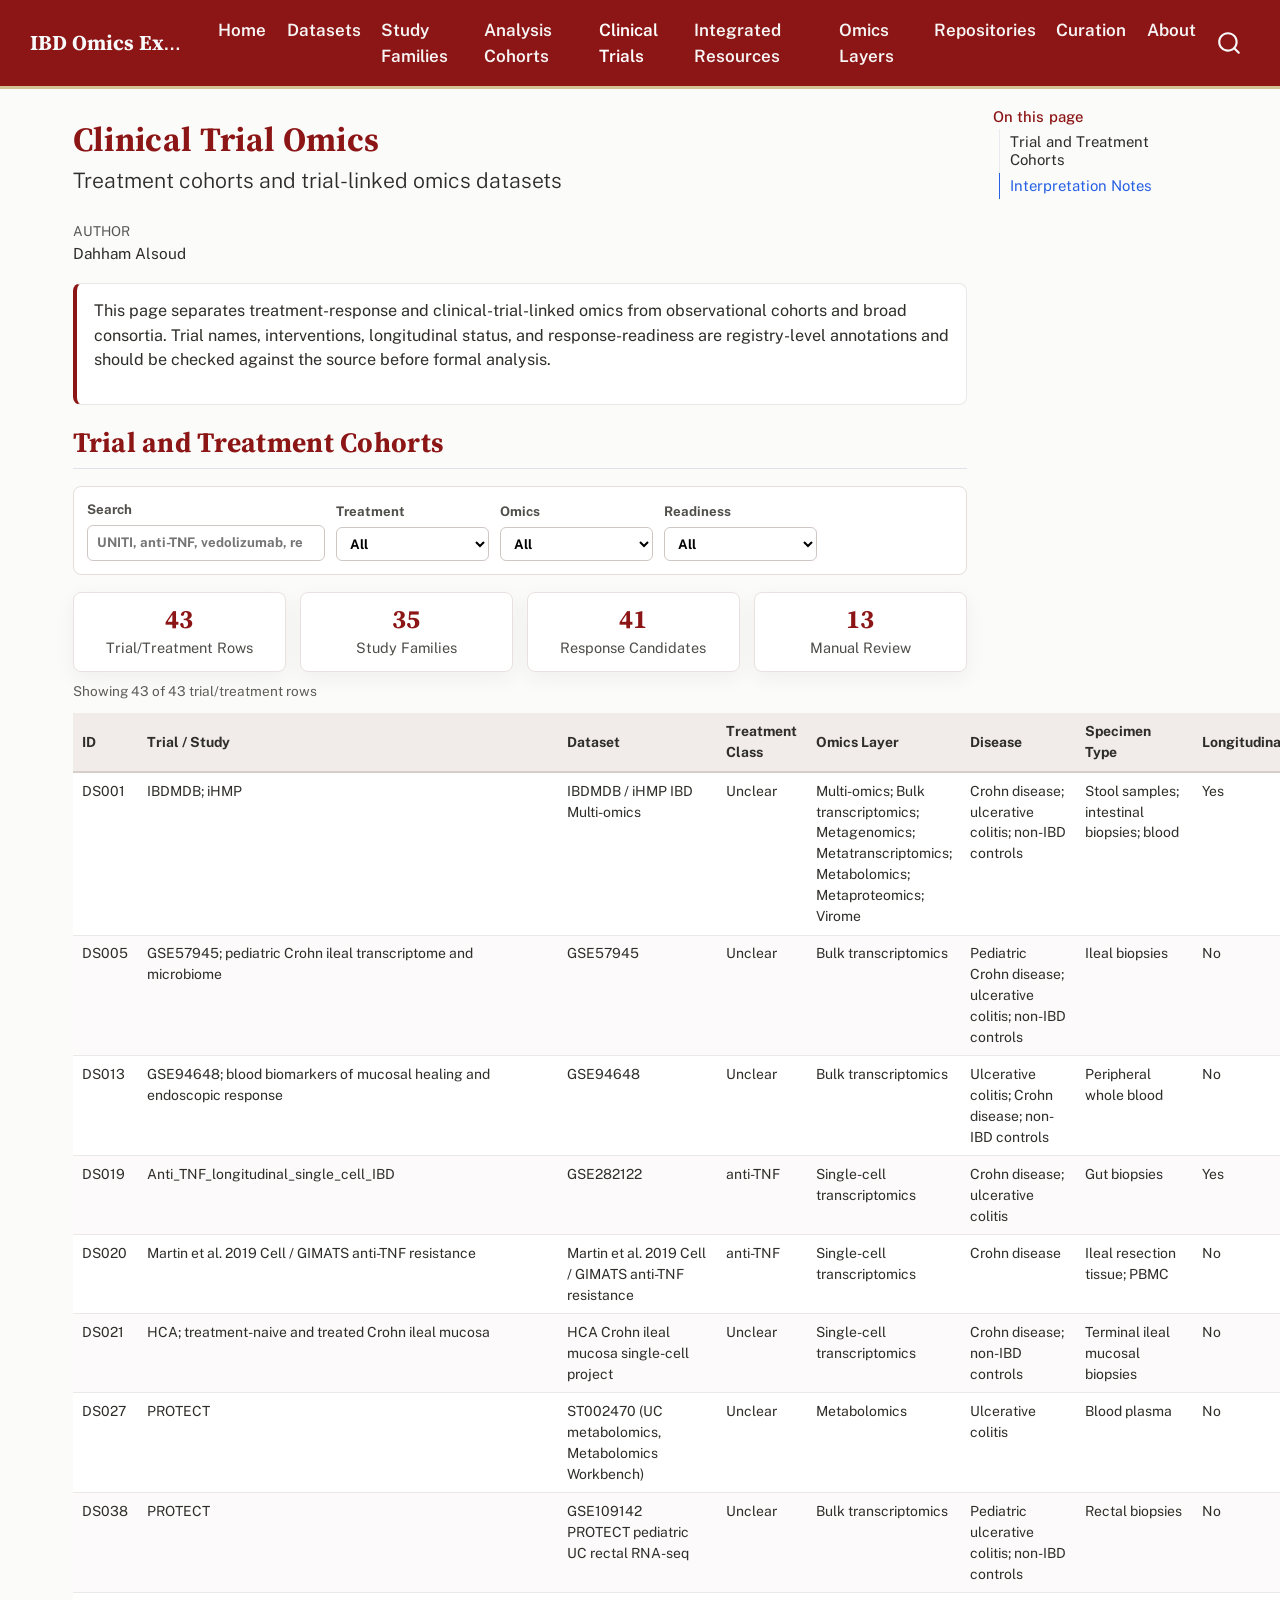
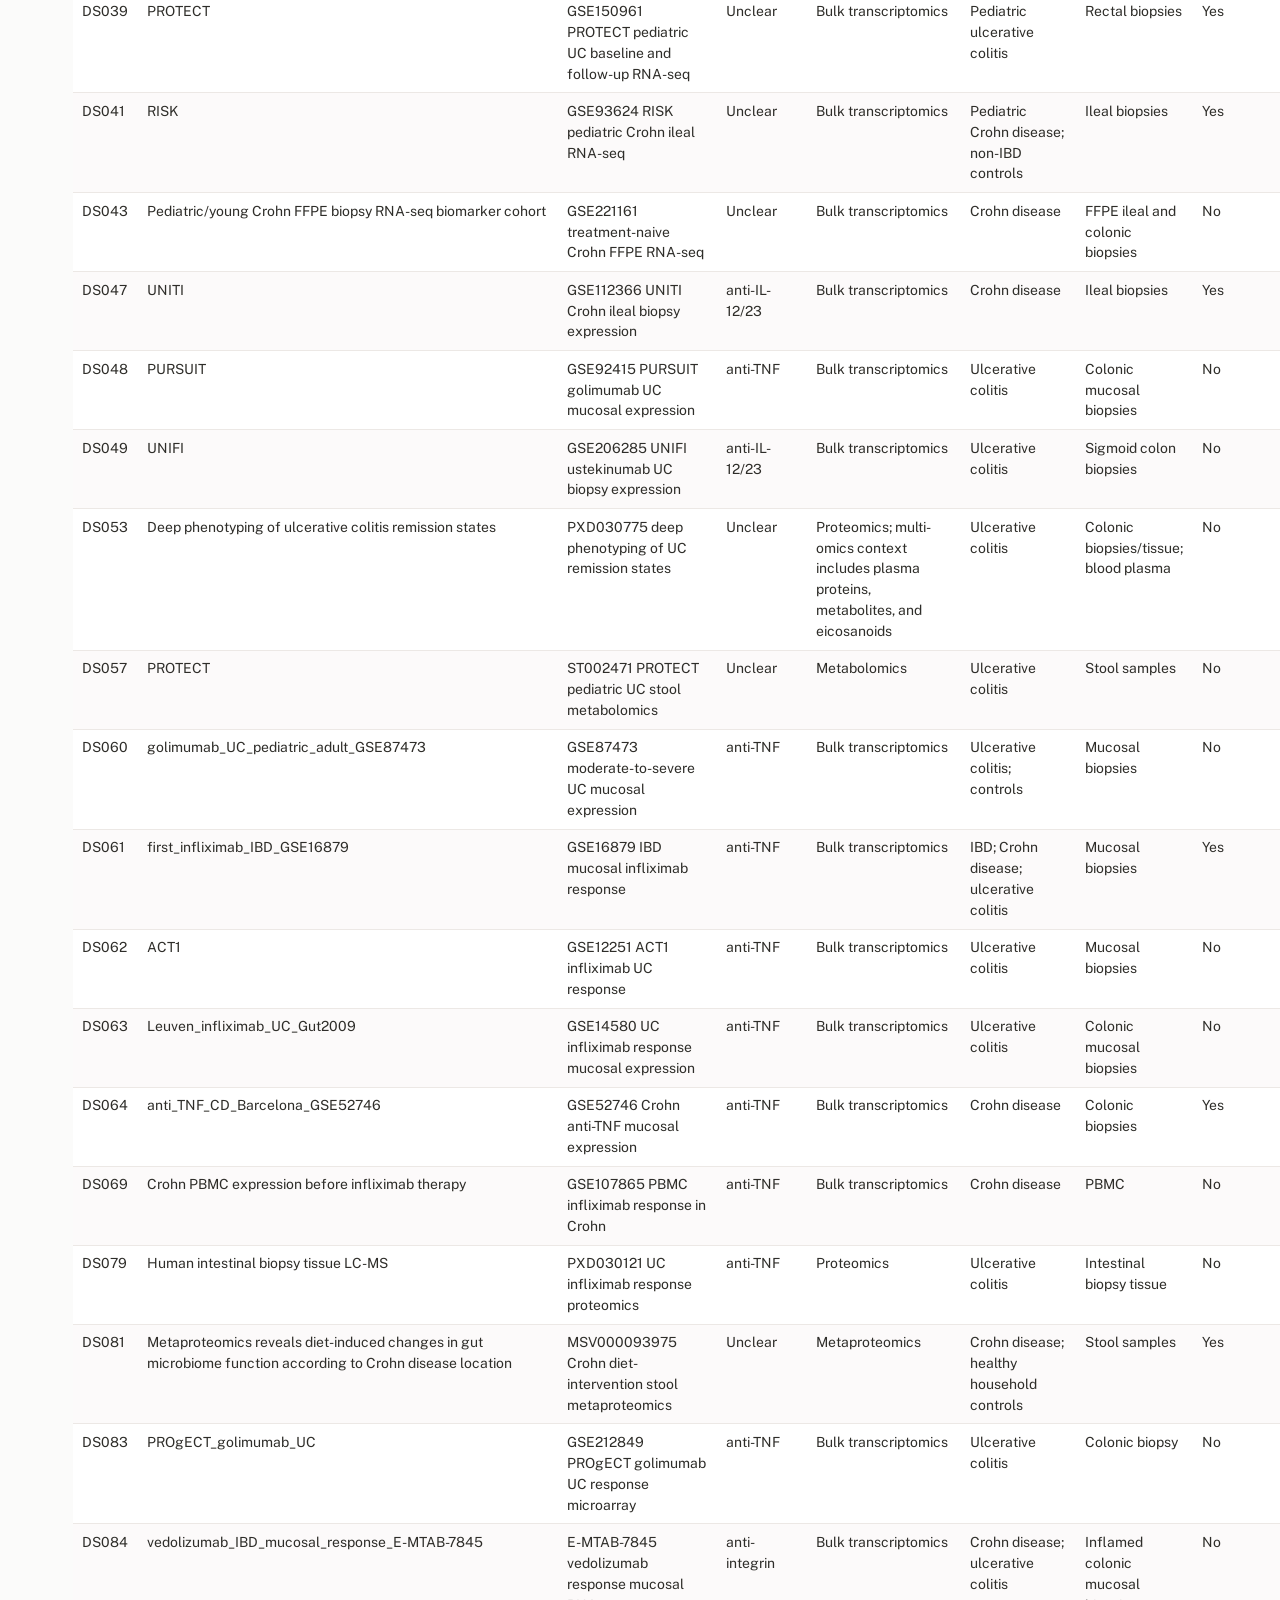
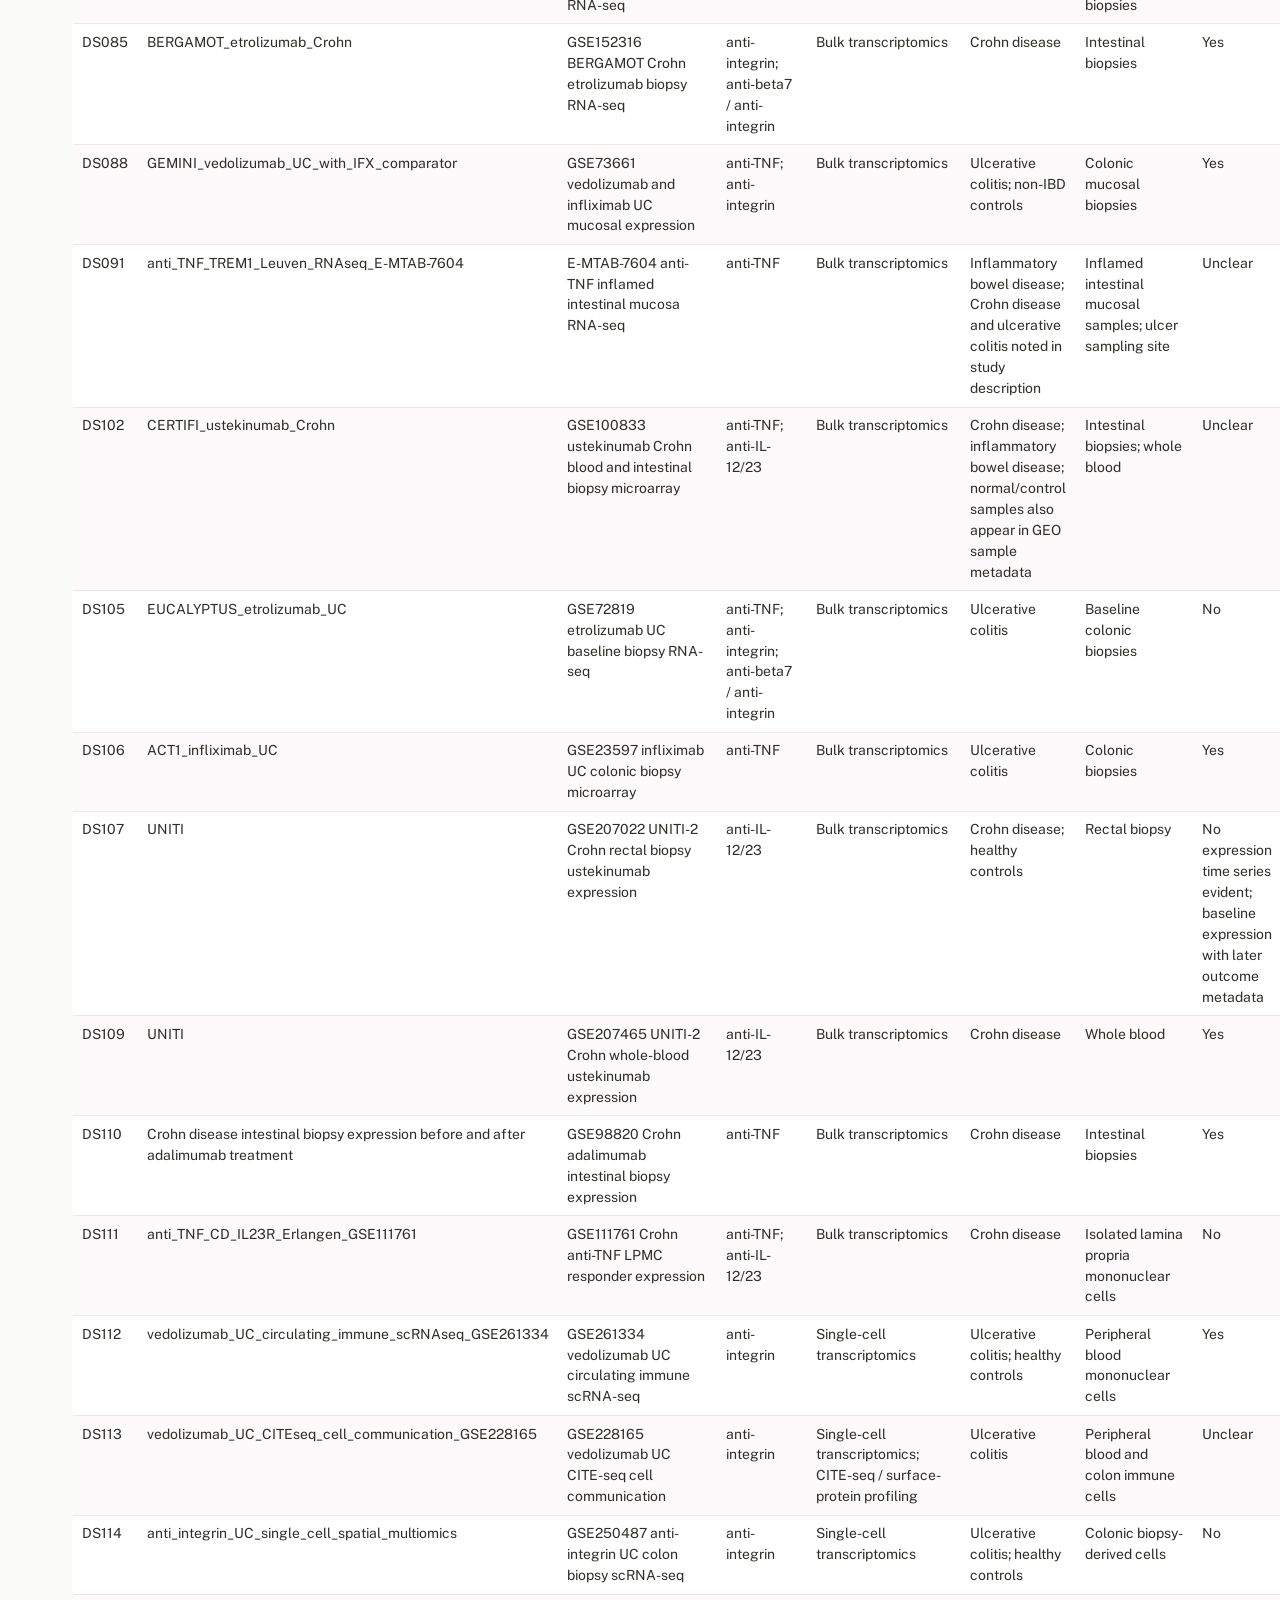
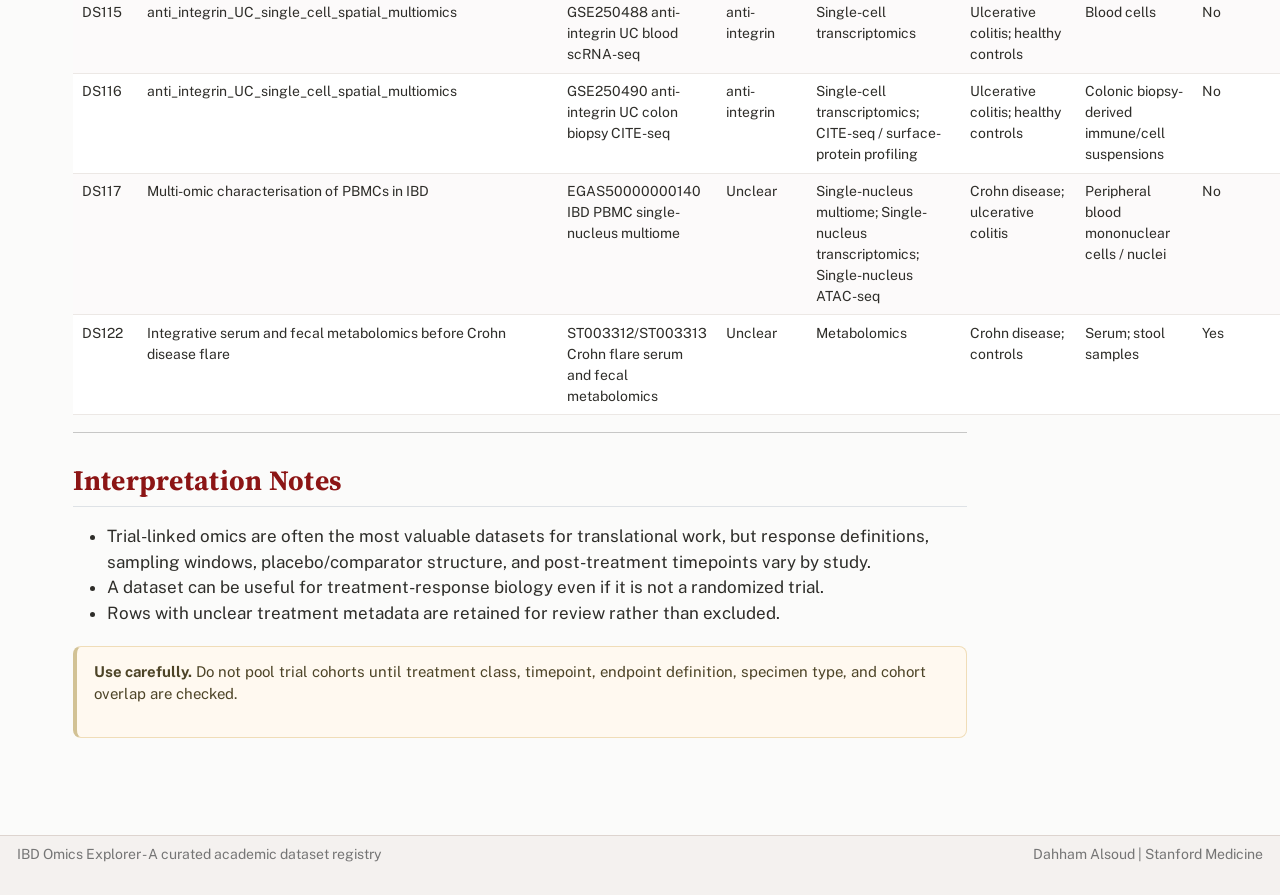
<file: docs/clinical-trials.html>
<!DOCTYPE html>
<html xmlns="http://www.w3.org/1999/xhtml" lang="en" xml:lang="en"><head>

<meta charset="utf-8">
<meta name="generator" content="quarto-1.9.36">

<meta name="viewport" content="width=device-width, initial-scale=1.0, user-scalable=yes">

<meta name="author" content="Dahham Alsoud">

<title>Clinical Trial Omics – IBD Omics Explorer</title>
<style>
/* Default styles provided by pandoc.
** See https://pandoc.org/MANUAL.html#variables-for-html for config info.
*/
code{white-space: pre-wrap;}
span.smallcaps{font-variant: small-caps;}
div.columns{display: flex; gap: min(4vw, 1.5em);}
div.column{flex: auto; overflow-x: auto;}
div.hanging-indent{margin-left: 1.5em; text-indent: -1.5em;}
ul.task-list{list-style: none;}
ul.task-list li input[type="checkbox"] {
  width: 0.8em;
  margin: 0 0.8em 0.2em -1em; /* quarto-specific, see https://github.com/quarto-dev/quarto-cli/issues/4556 */ 
  vertical-align: middle;
}
</style>


<script src="site_libs/quarto-nav/quarto-nav.js"></script>
<script src="site_libs/quarto-nav/headroom.min.js"></script>
<script src="site_libs/clipboard/clipboard.min.js"></script>
<script src="site_libs/quarto-search/autocomplete.umd.js"></script>
<script src="site_libs/quarto-search/fuse.min.js"></script>
<script src="site_libs/quarto-search/quarto-search.js"></script>
<meta name="quarto:offset" content="./">
<script src="site_libs/quarto-html/quarto.js" type="module"></script>
<script src="site_libs/quarto-html/tabsets/tabsets.js" type="module"></script>
<script src="site_libs/quarto-html/popper.min.js"></script>
<script src="site_libs/quarto-html/tippy.umd.min.js"></script>
<script src="site_libs/quarto-html/anchor.min.js"></script>
<link href="site_libs/quarto-html/tippy.css" rel="stylesheet">
<link href="site_libs/quarto-html/quarto-syntax-highlighting-845c23b38eaddc0f92fda52bfe77a8c8.css" rel="stylesheet" id="quarto-text-highlighting-styles">
<script src="site_libs/bootstrap/bootstrap.min.js"></script>
<link href="site_libs/bootstrap/bootstrap-icons.css" rel="stylesheet">
<link href="site_libs/bootstrap/bootstrap-12b2063343efa455fa6c31bdd6356f0d.min.css" rel="stylesheet" append-hash="true" id="quarto-bootstrap" data-mode="light">
<script id="quarto-search-options" type="application/json">{
  "location": "navbar",
  "copy-button": false,
  "collapse-after": 3,
  "panel-placement": "end",
  "type": "overlay",
  "limit": 50,
  "keyboard-shortcut": [
    "f",
    "/",
    "s"
  ],
  "show-item-context": false,
  "language": {
    "search-no-results-text": "No results",
    "search-matching-documents-text": "matching documents",
    "search-copy-link-title": "Copy link to search",
    "search-hide-matches-text": "Hide additional matches",
    "search-more-match-text": "more match in this document",
    "search-more-matches-text": "more matches in this document",
    "search-clear-button-title": "Clear",
    "search-text-placeholder": "",
    "search-detached-cancel-button-title": "Cancel",
    "search-submit-button-title": "Submit",
    "search-label": "Search"
  }
}</script>
<style>html{ scroll-behavior: smooth; }</style>


<link rel="stylesheet" href="styles.css">
</head>

<body class="nav-fixed quarto-light">

<div id="quarto-search-results"></div>
  <header id="quarto-header" class="headroom fixed-top">
    <nav class="navbar navbar-expand-lg " data-bs-theme="dark">
      <div class="navbar-container container-fluid">
      <div class="navbar-brand-container mx-auto">
    <a class="navbar-brand" href="./index.html">
    <span class="navbar-title">IBD Omics Explorer</span>
    </a>
  </div>
            <div id="quarto-search" class="" title="Search"></div>
          <button class="navbar-toggler" type="button" data-bs-toggle="collapse" data-bs-target="#navbarCollapse" aria-controls="navbarCollapse" role="menu" aria-expanded="false" aria-label="Toggle navigation" onclick="if (window.quartoToggleHeadroom) { window.quartoToggleHeadroom(); }">
  <span class="navbar-toggler-icon"></span>
</button>
          <div class="collapse navbar-collapse" id="navbarCollapse">
            <ul class="navbar-nav navbar-nav-scroll me-auto">
  <li class="nav-item">
    <a class="nav-link" href="./index.html"> 
<span class="menu-text">Home</span></a>
  </li>  
  <li class="nav-item">
    <a class="nav-link" href="./datasets.html"> 
<span class="menu-text">Datasets</span></a>
  </li>  
  <li class="nav-item">
    <a class="nav-link" href="./study-families.html"> 
<span class="menu-text">Study Families</span></a>
  </li>  
  <li class="nav-item">
    <a class="nav-link" href="./analysis-cohorts.html"> 
<span class="menu-text">Analysis Cohorts</span></a>
  </li>  
  <li class="nav-item">
    <a class="nav-link active" href="./clinical-trials.html" aria-current="page"> 
<span class="menu-text">Clinical Trials</span></a>
  </li>  
  <li class="nav-item">
    <a class="nav-link" href="./integrated-resources.html"> 
<span class="menu-text">Integrated Resources</span></a>
  </li>  
  <li class="nav-item">
    <a class="nav-link" href="./omics-layers.html"> 
<span class="menu-text">Omics Layers</span></a>
  </li>  
  <li class="nav-item">
    <a class="nav-link" href="./repositories.html"> 
<span class="menu-text">Repositories</span></a>
  </li>  
  <li class="nav-item">
    <a class="nav-link" href="./curation-methods.html"> 
<span class="menu-text">Curation</span></a>
  </li>  
  <li class="nav-item">
    <a class="nav-link" href="./about.html"> 
<span class="menu-text">About</span></a>
  </li>  
</ul>
          </div> <!-- /navcollapse -->
            <div class="quarto-navbar-tools">
</div>
      </div> <!-- /container-fluid -->
    </nav>
</header>
<!-- content -->
<div id="quarto-content" class="quarto-container page-columns page-rows-contents page-layout-full page-navbar">
<!-- sidebar -->
<!-- margin-sidebar -->
    <div id="quarto-margin-sidebar" class="sidebar margin-sidebar">
        <nav id="TOC" role="doc-toc" class="toc-active">
    <h2 id="toc-title">On this page</h2>
   
  <ul>
  <li><a href="#trial-and-treatment-cohorts" id="toc-trial-and-treatment-cohorts" class="nav-link active" data-scroll-target="#trial-and-treatment-cohorts">Trial and Treatment Cohorts</a></li>
  <li><a href="#interpretation-notes" id="toc-interpretation-notes" class="nav-link" data-scroll-target="#interpretation-notes">Interpretation Notes</a></li>
  </ul>
</nav>
    </div>
<!-- main -->
<main class="content column-page-left" id="quarto-document-content">

<header id="title-block-header" class="quarto-title-block default">
<div class="quarto-title">
<h1 class="title">Clinical Trial Omics</h1>
<p class="subtitle lead">Treatment cohorts and trial-linked omics datasets</p>
</div>



<div class="quarto-title-meta column-page-left">

    <div>
    <div class="quarto-title-meta-heading">Author</div>
    <div class="quarto-title-meta-contents">
             <p>Dahham Alsoud </p>
          </div>
  </div>
    
  
    
  </div>
  


</header>


<div class="page-intro">
<p>This page separates treatment-response and clinical-trial-linked omics from observational cohorts and broad consortia. Trial names, interventions, longitudinal status, and response-readiness are registry-level annotations and should be checked against the source before formal analysis.</p>
</div>
<section id="trial-and-treatment-cohorts" class="level2">
<h2 class="anchored" data-anchor-id="trial-and-treatment-cohorts">Trial and Treatment Cohorts</h2>
<div id="clinical-trial-omics">

</div>
<hr>
</section>
<section id="interpretation-notes" class="level2">
<h2 class="anchored" data-anchor-id="interpretation-notes">Interpretation Notes</h2>
<ul>
<li>Trial-linked omics are often the most valuable datasets for translational work, but response definitions, sampling windows, placebo/comparator structure, and post-treatment timepoints vary by study.</li>
<li>A dataset can be useful for treatment-response biology even if it is not a randomized trial.</li>
<li>Rows with unclear treatment metadata are retained for review rather than excluded.</li>
</ul>
<div class="disclaimer">
<p><strong>Use carefully.</strong> Do not pool trial cohorts until treatment class, timepoint, endpoint definition, specimen type, and cohort overlap are checked.</p>
</div>


</section>

</main> <!-- /main -->
<script src="site-tables.js?v=20260510-7"></script>
<script id="quarto-html-after-body" type="application/javascript">
  window.document.addEventListener("DOMContentLoaded", function (event) {
    const icon = "";
    const anchorJS = new window.AnchorJS();
    anchorJS.options = {
      placement: 'right',
      icon: icon
    };
    anchorJS.add('.anchored');
    const isCodeAnnotation = (el) => {
      for (const clz of el.classList) {
        if (clz.startsWith('code-annotation-')) {                     
          return true;
        }
      }
      return false;
    }
    const onCopySuccess = function(e) {
      // button target
      const button = e.trigger;
      // don't keep focus
      button.blur();
      // flash "checked"
      button.classList.add('code-copy-button-checked');
      var currentTitle = button.getAttribute("title");
      button.setAttribute("title", "Copied!");
      let tooltip;
      if (window.bootstrap) {
        button.setAttribute("data-bs-toggle", "tooltip");
        button.setAttribute("data-bs-placement", "left");
        button.setAttribute("data-bs-title", "Copied!");
        tooltip = new bootstrap.Tooltip(button, 
          { trigger: "manual", 
            customClass: "code-copy-button-tooltip",
            offset: [0, -8]});
        tooltip.show();    
      }
      setTimeout(function() {
        if (tooltip) {
          tooltip.hide();
          button.removeAttribute("data-bs-title");
          button.removeAttribute("data-bs-toggle");
          button.removeAttribute("data-bs-placement");
        }
        button.setAttribute("title", currentTitle);
        button.classList.remove('code-copy-button-checked');
      }, 1000);
      // clear code selection
      e.clearSelection();
    }
    const getTextToCopy = function(trigger) {
      const outerScaffold = trigger.parentElement.cloneNode(true);
      const codeEl = outerScaffold.querySelector('code');
      for (const childEl of codeEl.children) {
        if (isCodeAnnotation(childEl)) {
          childEl.remove();
        }
      }
      return codeEl.innerText;
    }
    const clipboard = new window.ClipboardJS('.code-copy-button:not([data-in-quarto-modal])', {
      text: getTextToCopy
    });
    clipboard.on('success', onCopySuccess);
    if (window.document.getElementById('quarto-embedded-source-code-modal')) {
      const clipboardModal = new window.ClipboardJS('.code-copy-button[data-in-quarto-modal]', {
        text: getTextToCopy,
        container: window.document.getElementById('quarto-embedded-source-code-modal')
      });
      clipboardModal.on('success', onCopySuccess);
    }
      var localhostRegex = new RegExp(/^(?:http|https):\/\/localhost\:?[0-9]*\//);
      var mailtoRegex = new RegExp(/^mailto:/);
        var filterRegex = new RegExp("https:\/\/dahhamalsoud\.github\.io\/ibd-omics-explorer");
      var isInternal = (href) => {
          return filterRegex.test(href) || localhostRegex.test(href) || mailtoRegex.test(href);
      }
      // Inspect non-navigation links and adorn them if external
     var links = window.document.querySelectorAll('a[href]:not(.nav-link):not(.navbar-brand):not(.toc-action):not(.sidebar-link):not(.sidebar-item-toggle):not(.pagination-link):not(.no-external):not([aria-hidden]):not(.dropdown-item):not(.quarto-navigation-tool):not(.about-link)');
      for (var i=0; i<links.length; i++) {
        const link = links[i];
        if (!isInternal(link.href)) {
          // undo the damage that might have been done by quarto-nav.js in the case of
          // links that we want to consider external
          if (link.dataset.originalHref !== undefined) {
            link.href = link.dataset.originalHref;
          }
            // target, if specified
            link.setAttribute("target", "_blank");
            if (link.getAttribute("rel") === null) {
              link.setAttribute("rel", "noopener");
            }
            // default icon
            link.classList.add("external");
        }
      }
    function tippyHover(el, contentFn, onTriggerFn, onUntriggerFn) {
      const config = {
        allowHTML: true,
        maxWidth: 500,
        delay: 100,
        arrow: false,
        appendTo: function(el) {
            return el.parentElement;
        },
        interactive: true,
        interactiveBorder: 10,
        theme: 'quarto',
        placement: 'bottom-start',
      };
      if (contentFn) {
        config.content = contentFn;
      }
      if (onTriggerFn) {
        config.onTrigger = onTriggerFn;
      }
      if (onUntriggerFn) {
        config.onUntrigger = onUntriggerFn;
      }
      window.tippy(el, config); 
    }
    const noterefs = window.document.querySelectorAll('a[role="doc-noteref"]');
    for (var i=0; i<noterefs.length; i++) {
      const ref = noterefs[i];
      tippyHover(ref, function() {
        // use id or data attribute instead here
        let href = ref.getAttribute('data-footnote-href') || ref.getAttribute('href');
        try { href = new URL(href).hash; } catch {}
        const id = href.replace(/^#\/?/, "");
        const note = window.document.getElementById(id);
        if (note) {
          return note.innerHTML;
        } else {
          return "";
        }
      });
    }
    const xrefs = window.document.querySelectorAll('a.quarto-xref');
    const processXRef = (id, note) => {
      // Strip column container classes
      const stripColumnClz = (el) => {
        el.classList.remove("page-full", "page-columns");
        if (el.children) {
          for (const child of el.children) {
            stripColumnClz(child);
          }
        }
      }
      stripColumnClz(note)
      if (id === null || id.startsWith('sec-')) {
        // Special case sections, only their first couple elements
        const container = document.createElement("div");
        if (note.children && note.children.length > 2) {
          container.appendChild(note.children[0].cloneNode(true));
          for (let i = 1; i < note.children.length; i++) {
            const child = note.children[i];
            if (child.tagName === "P" && child.innerText === "") {
              continue;
            } else {
              container.appendChild(child.cloneNode(true));
              break;
            }
          }
          if (window.Quarto?.typesetMath) {
            window.Quarto.typesetMath(container);
          }
          return container.innerHTML
        } else {
          if (window.Quarto?.typesetMath) {
            window.Quarto.typesetMath(note);
          }
          return note.innerHTML;
        }
      } else {
        // Remove any anchor links if they are present
        const anchorLink = note.querySelector('a.anchorjs-link');
        if (anchorLink) {
          anchorLink.remove();
        }
        if (window.Quarto?.typesetMath) {
          window.Quarto.typesetMath(note);
        }
        if (note.classList.contains("callout")) {
          return note.outerHTML;
        } else {
          return note.innerHTML;
        }
      }
    }
    for (var i=0; i<xrefs.length; i++) {
      const xref = xrefs[i];
      tippyHover(xref, undefined, function(instance) {
        instance.disable();
        let url = xref.getAttribute('href');
        let hash = undefined; 
        if (url.startsWith('#')) {
          hash = url;
        } else {
          try { hash = new URL(url).hash; } catch {}
        }
        if (hash) {
          const id = hash.replace(/^#\/?/, "");
          const note = window.document.getElementById(id);
          if (note !== null) {
            try {
              const html = processXRef(id, note.cloneNode(true));
              instance.setContent(html);
            } finally {
              instance.enable();
              instance.show();
            }
          } else {
            // See if we can fetch this
            fetch(url.split('#')[0])
            .then(res => res.text())
            .then(html => {
              const parser = new DOMParser();
              const htmlDoc = parser.parseFromString(html, "text/html");
              const note = htmlDoc.getElementById(id);
              if (note !== null) {
                const html = processXRef(id, note);
                instance.setContent(html);
              } 
            }).finally(() => {
              instance.enable();
              instance.show();
            });
          }
        } else {
          // See if we can fetch a full url (with no hash to target)
          // This is a special case and we should probably do some content thinning / targeting
          fetch(url)
          .then(res => res.text())
          .then(html => {
            const parser = new DOMParser();
            const htmlDoc = parser.parseFromString(html, "text/html");
            const note = htmlDoc.querySelector('main.content');
            if (note !== null) {
              // This should only happen for chapter cross references
              // (since there is no id in the URL)
              // remove the first header
              if (note.children.length > 0 && note.children[0].tagName === "HEADER") {
                note.children[0].remove();
              }
              const html = processXRef(null, note);
              instance.setContent(html);
            } 
          }).finally(() => {
            instance.enable();
            instance.show();
          });
        }
      }, function(instance) {
      });
    }
        let selectedAnnoteEl;
        const selectorForAnnotation = ( cell, annotation) => {
          let cellAttr = 'data-code-cell="' + cell + '"';
          let lineAttr = 'data-code-annotation="' +  annotation + '"';
          const selector = 'span[' + cellAttr + '][' + lineAttr + ']';
          return selector;
        }
        const selectCodeLines = (annoteEl) => {
          const doc = window.document;
          const targetCell = annoteEl.getAttribute("data-target-cell");
          const targetAnnotation = annoteEl.getAttribute("data-target-annotation");
          const annoteSpan = window.document.querySelector(selectorForAnnotation(targetCell, targetAnnotation));
          const lines = annoteSpan.getAttribute("data-code-lines").split(",");
          const lineIds = lines.map((line) => {
            return targetCell + "-" + line;
          })
          let top = null;
          let height = null;
          let parent = null;
          if (lineIds.length > 0) {
              //compute the position of the single el (top and bottom and make a div)
              const el = window.document.getElementById(lineIds[0]);
              top = el.offsetTop;
              height = el.offsetHeight;
              parent = el.parentElement.parentElement;
            if (lineIds.length > 1) {
              const lastEl = window.document.getElementById(lineIds[lineIds.length - 1]);
              const bottom = lastEl.offsetTop + lastEl.offsetHeight;
              height = bottom - top;
            }
            if (top !== null && height !== null && parent !== null) {
              // cook up a div (if necessary) and position it 
              let div = window.document.getElementById("code-annotation-line-highlight");
              if (div === null) {
                div = window.document.createElement("div");
                div.setAttribute("id", "code-annotation-line-highlight");
                div.style.position = 'absolute';
                parent.appendChild(div);
              }
              div.style.top = top - 2 + "px";
              div.style.height = height + 4 + "px";
              div.style.left = 0;
              let gutterDiv = window.document.getElementById("code-annotation-line-highlight-gutter");
              if (gutterDiv === null) {
                gutterDiv = window.document.createElement("div");
                gutterDiv.setAttribute("id", "code-annotation-line-highlight-gutter");
                gutterDiv.style.position = 'absolute';
                const codeCell = window.document.getElementById(targetCell);
                const gutter = codeCell.querySelector('.code-annotation-gutter');
                gutter.appendChild(gutterDiv);
              }
              gutterDiv.style.top = top - 2 + "px";
              gutterDiv.style.height = height + 4 + "px";
            }
            selectedAnnoteEl = annoteEl;
          }
        };
        const unselectCodeLines = () => {
          const elementsIds = ["code-annotation-line-highlight", "code-annotation-line-highlight-gutter"];
          elementsIds.forEach((elId) => {
            const div = window.document.getElementById(elId);
            if (div) {
              div.remove();
            }
          });
          selectedAnnoteEl = undefined;
        };
          // Handle positioning of the toggle
      window.addEventListener(
        "resize",
        throttle(() => {
          elRect = undefined;
          if (selectedAnnoteEl) {
            selectCodeLines(selectedAnnoteEl);
          }
        }, 10)
      );
      function throttle(fn, ms) {
      let throttle = false;
      let timer;
        return (...args) => {
          if(!throttle) { // first call gets through
              fn.apply(this, args);
              throttle = true;
          } else { // all the others get throttled
              if(timer) clearTimeout(timer); // cancel #2
              timer = setTimeout(() => {
                fn.apply(this, args);
                timer = throttle = false;
              }, ms);
          }
        };
      }
        // Attach click handler to the DT
        const annoteDls = window.document.querySelectorAll('dt[data-target-cell]');
        for (const annoteDlNode of annoteDls) {
          annoteDlNode.addEventListener('click', (event) => {
            const clickedEl = event.target;
            if (clickedEl !== selectedAnnoteEl) {
              unselectCodeLines();
              const activeEl = window.document.querySelector('dt[data-target-cell].code-annotation-active');
              if (activeEl) {
                activeEl.classList.remove('code-annotation-active');
              }
              selectCodeLines(clickedEl);
              clickedEl.classList.add('code-annotation-active');
            } else {
              // Unselect the line
              unselectCodeLines();
              clickedEl.classList.remove('code-annotation-active');
            }
          });
        }
    const findCites = (el) => {
      const parentEl = el.parentElement;
      if (parentEl) {
        const cites = parentEl.dataset.cites;
        if (cites) {
          return {
            el,
            cites: cites.split(' ')
          };
        } else {
          return findCites(el.parentElement)
        }
      } else {
        return undefined;
      }
    };
    var bibliorefs = window.document.querySelectorAll('a[role="doc-biblioref"]');
    for (var i=0; i<bibliorefs.length; i++) {
      const ref = bibliorefs[i];
      const citeInfo = findCites(ref);
      if (citeInfo) {
        tippyHover(citeInfo.el, function() {
          var popup = window.document.createElement('div');
          citeInfo.cites.forEach(function(cite) {
            var citeDiv = window.document.createElement('div');
            citeDiv.classList.add('hanging-indent');
            citeDiv.classList.add('csl-entry');
            var biblioDiv = window.document.getElementById('ref-' + cite);
            if (biblioDiv) {
              citeDiv.innerHTML = biblioDiv.innerHTML;
            }
            popup.appendChild(citeDiv);
          });
          return popup.innerHTML;
        });
      }
    }
  });
  </script>
</div> <!-- /content -->
<footer class="footer">
  <div class="nav-footer">
    <div class="nav-footer-left">
<p>IBD Omics Explorer - A curated academic dataset registry</p>
</div>   
    <div class="nav-footer-center">
      &nbsp;
    </div>
    <div class="nav-footer-right">
<p>Dahham Alsoud | Stanford Medicine</p>
</div>
  </div>
</footer>




<script src="site_libs/quarto-html/zenscroll-min.js"></script>
</body></html>
</file>
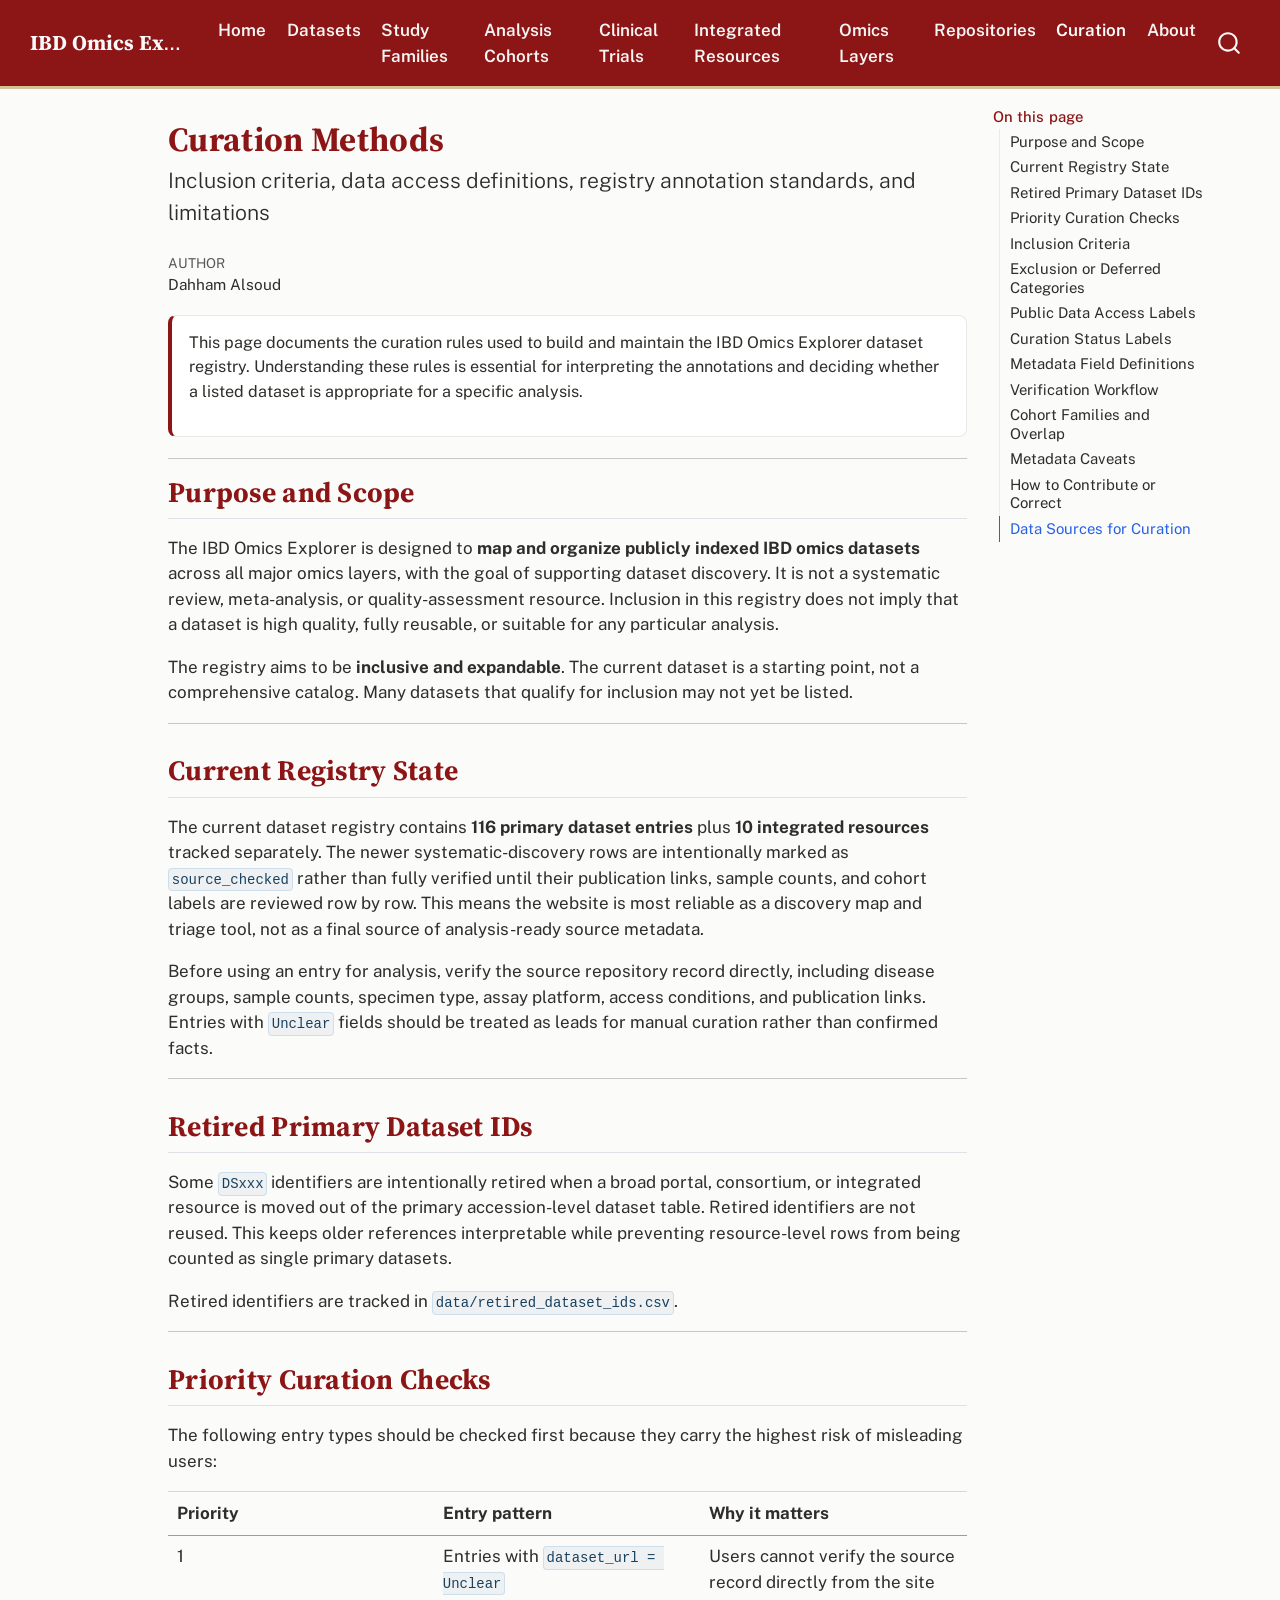
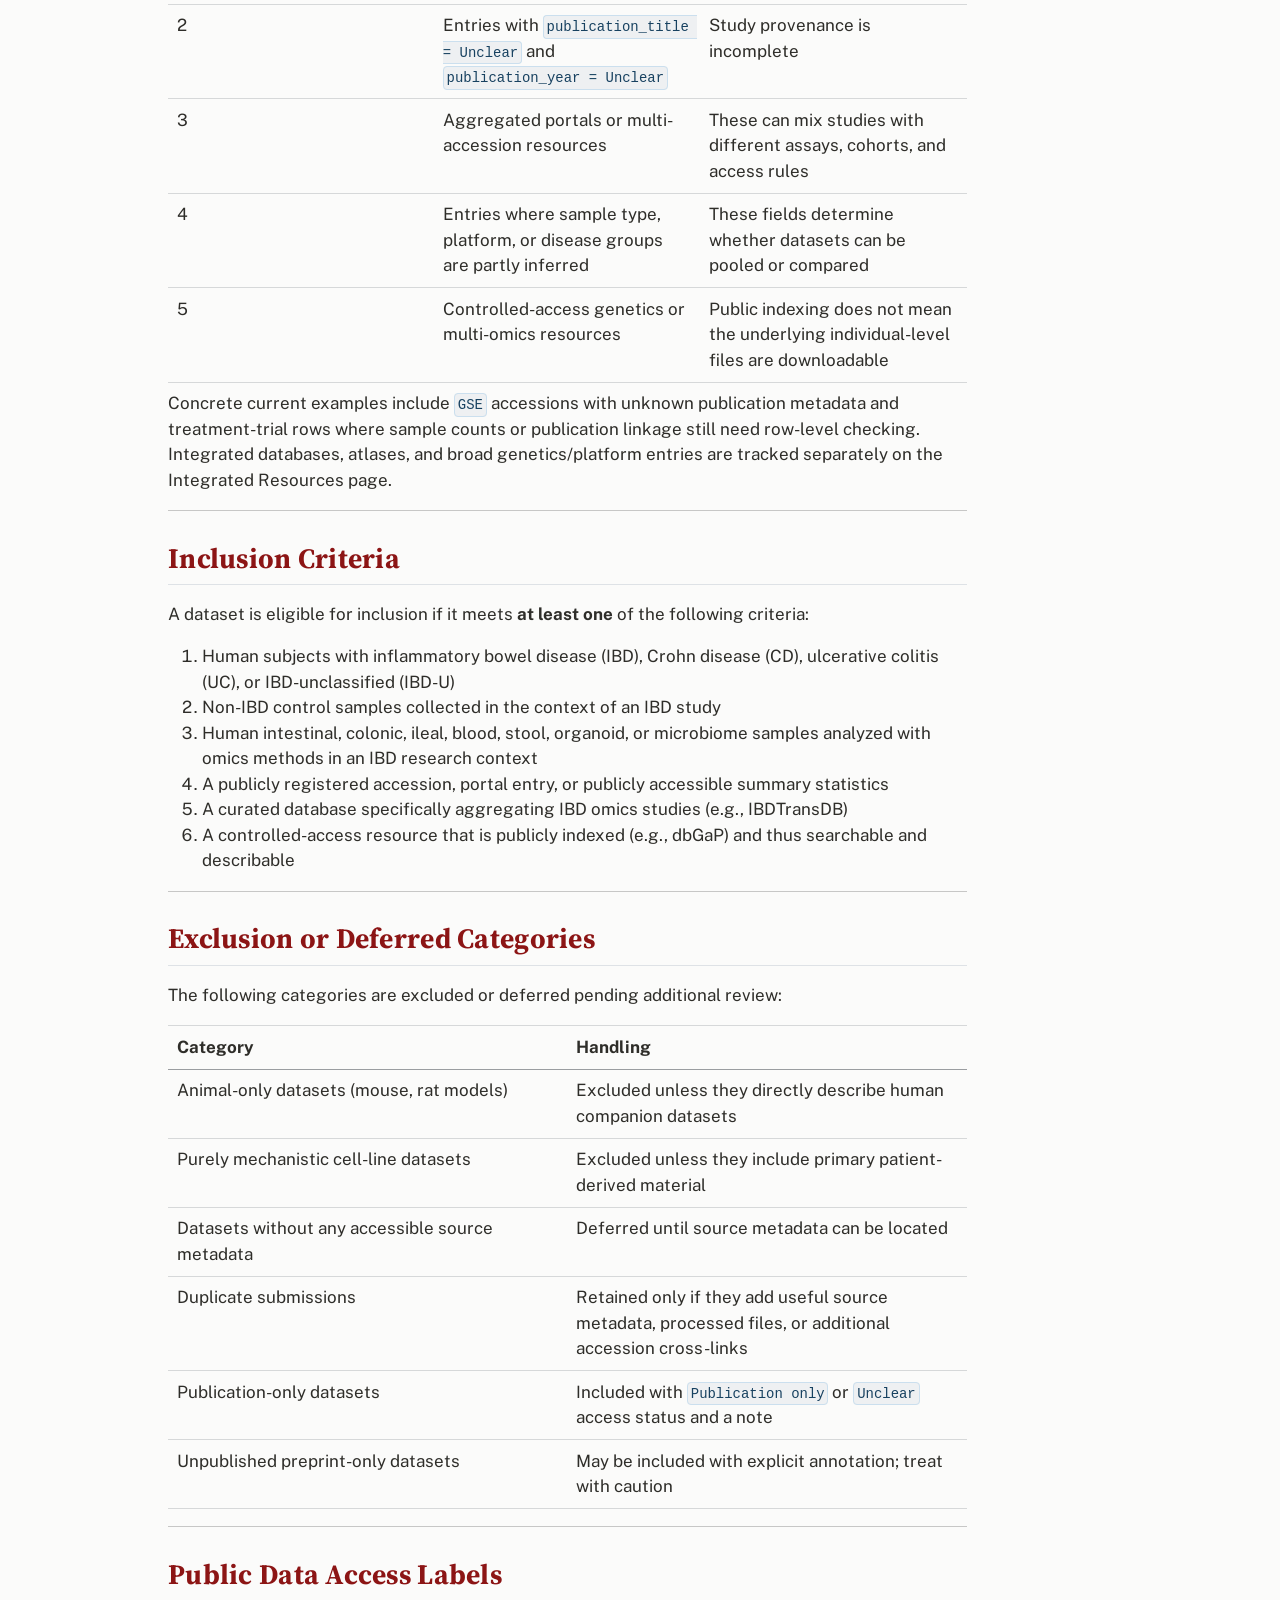
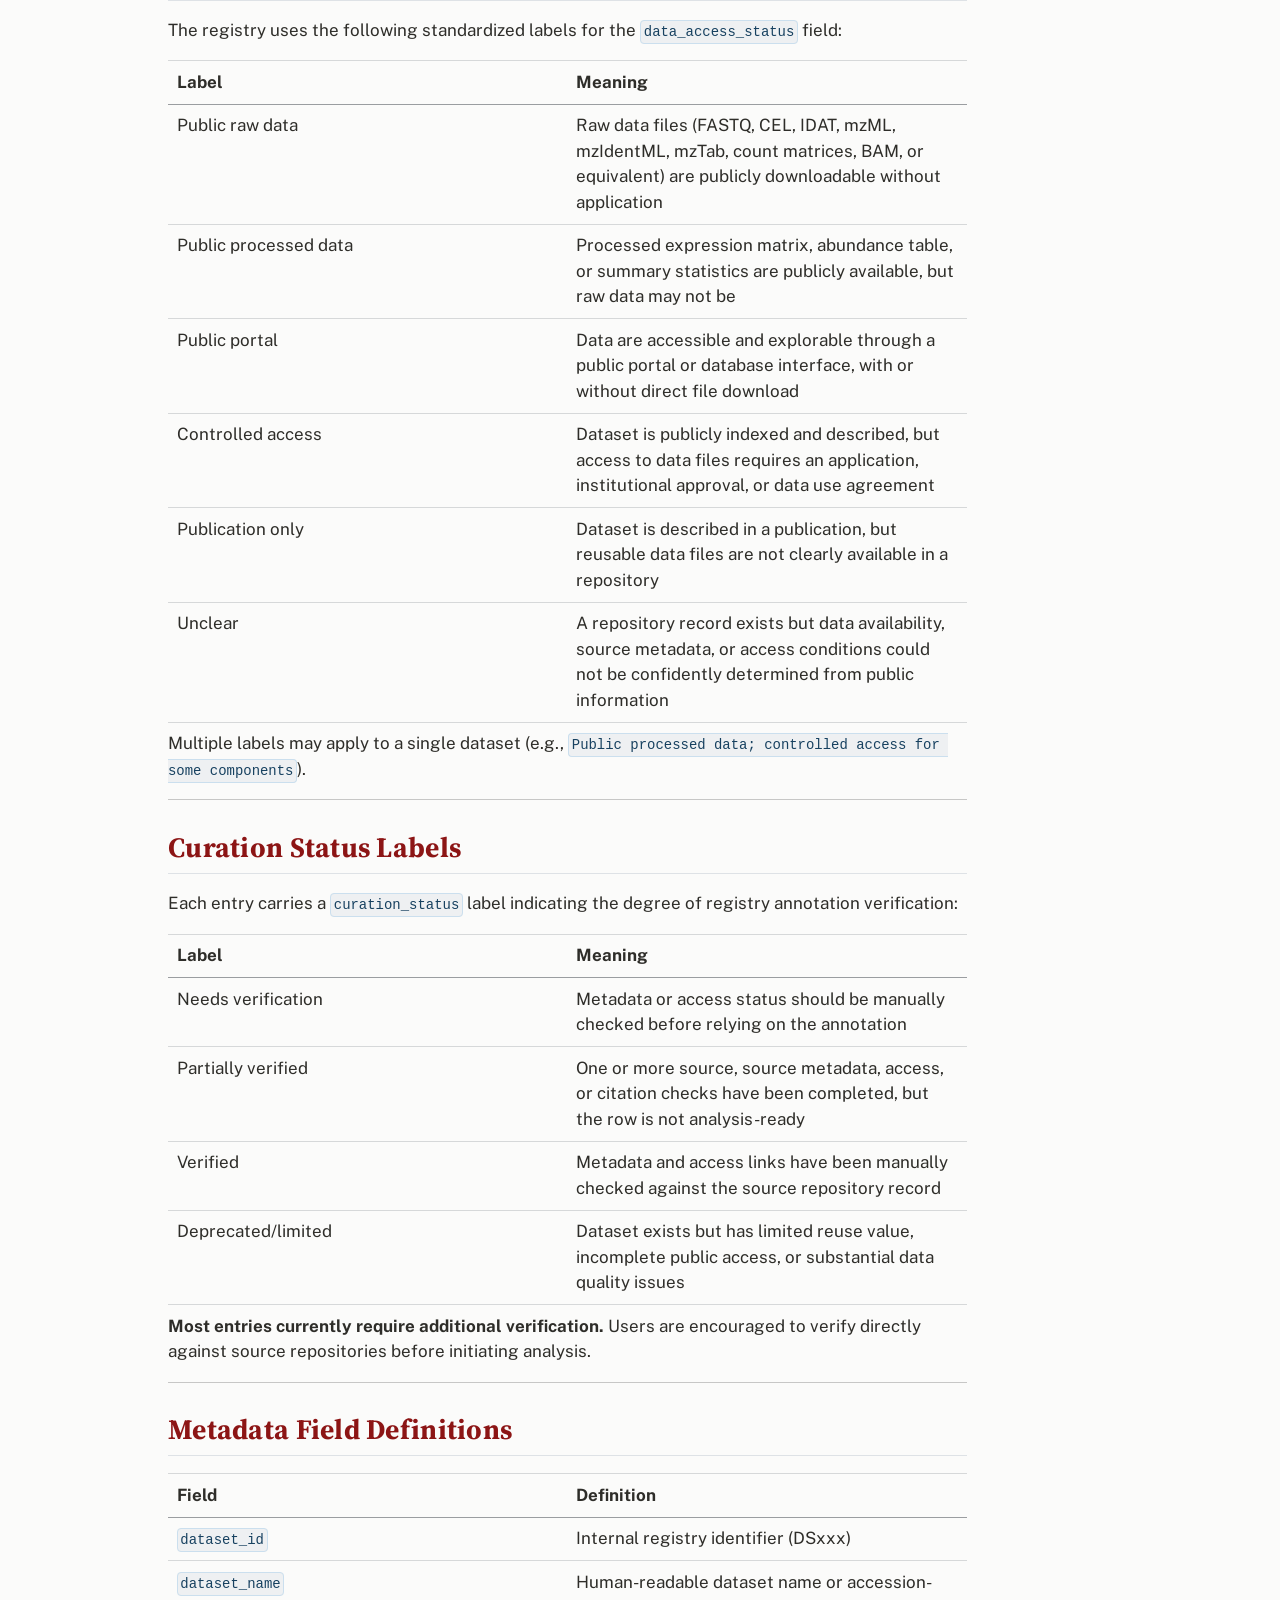
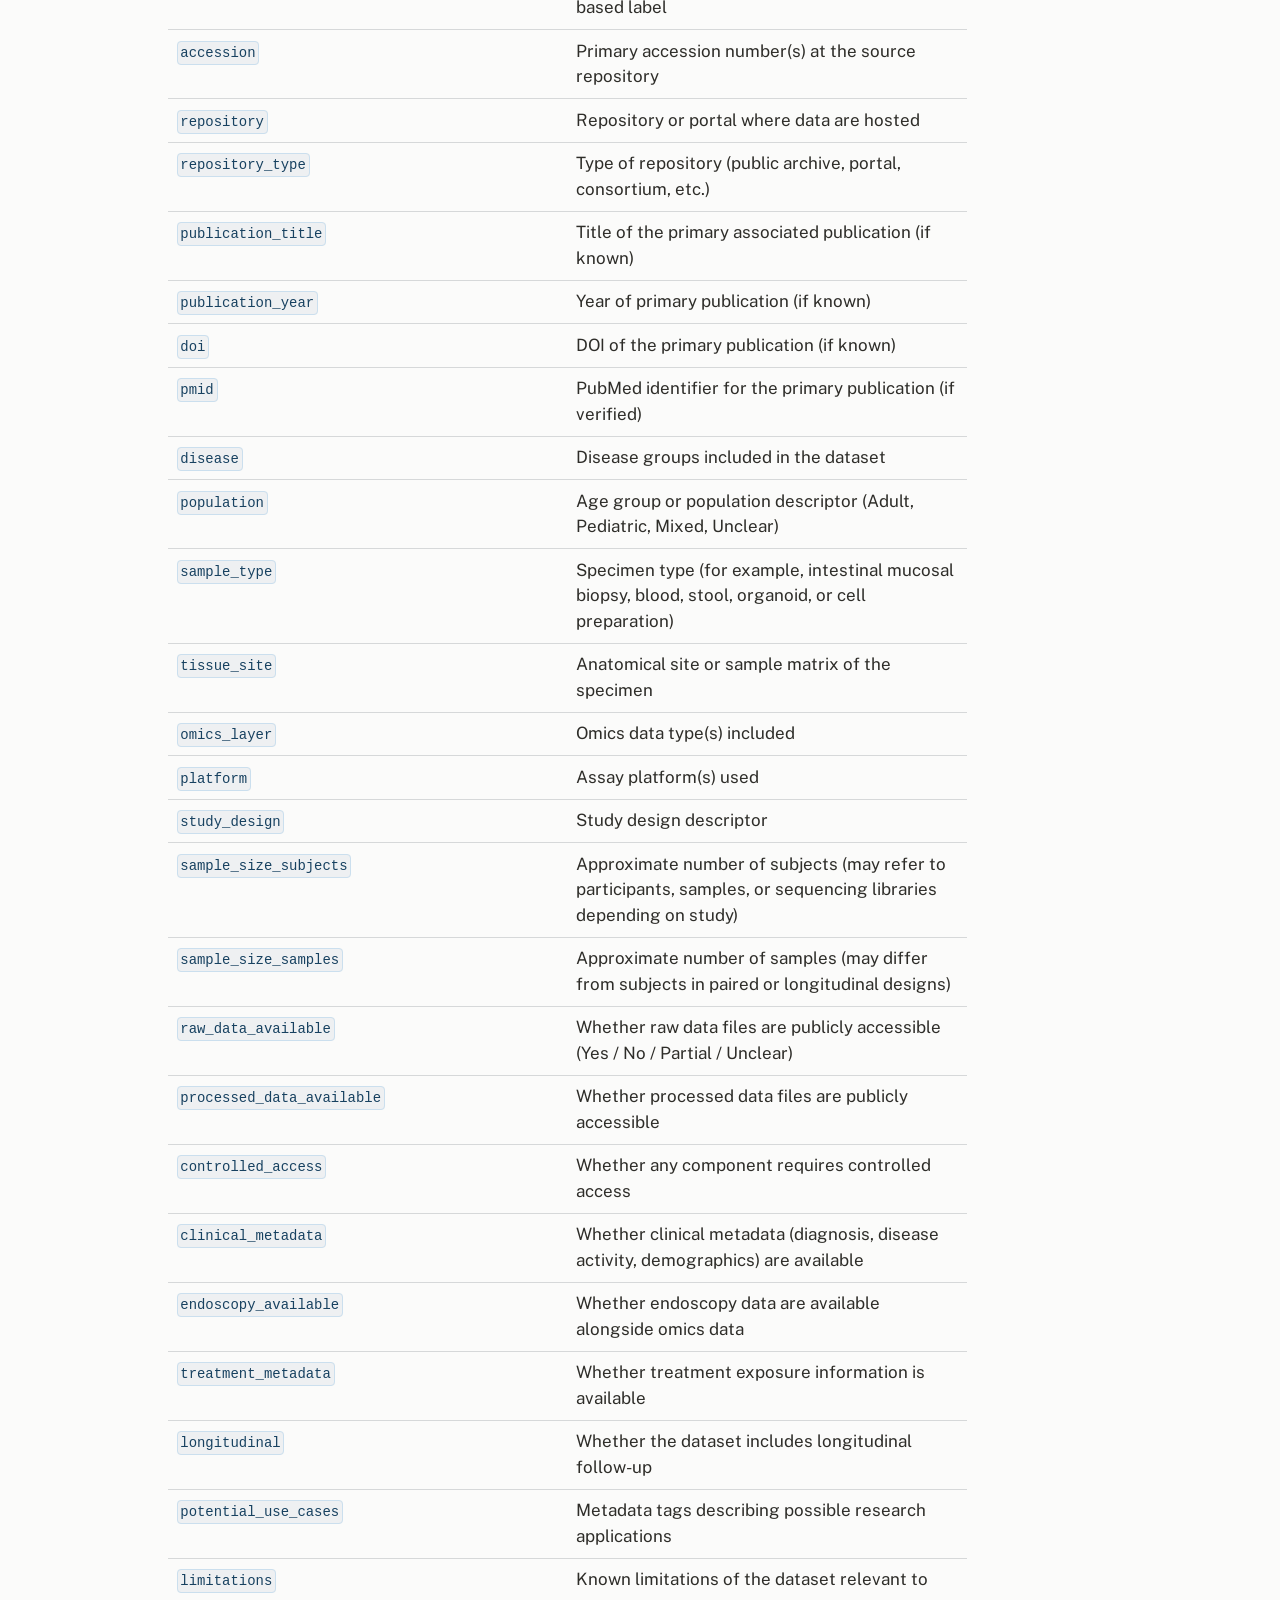
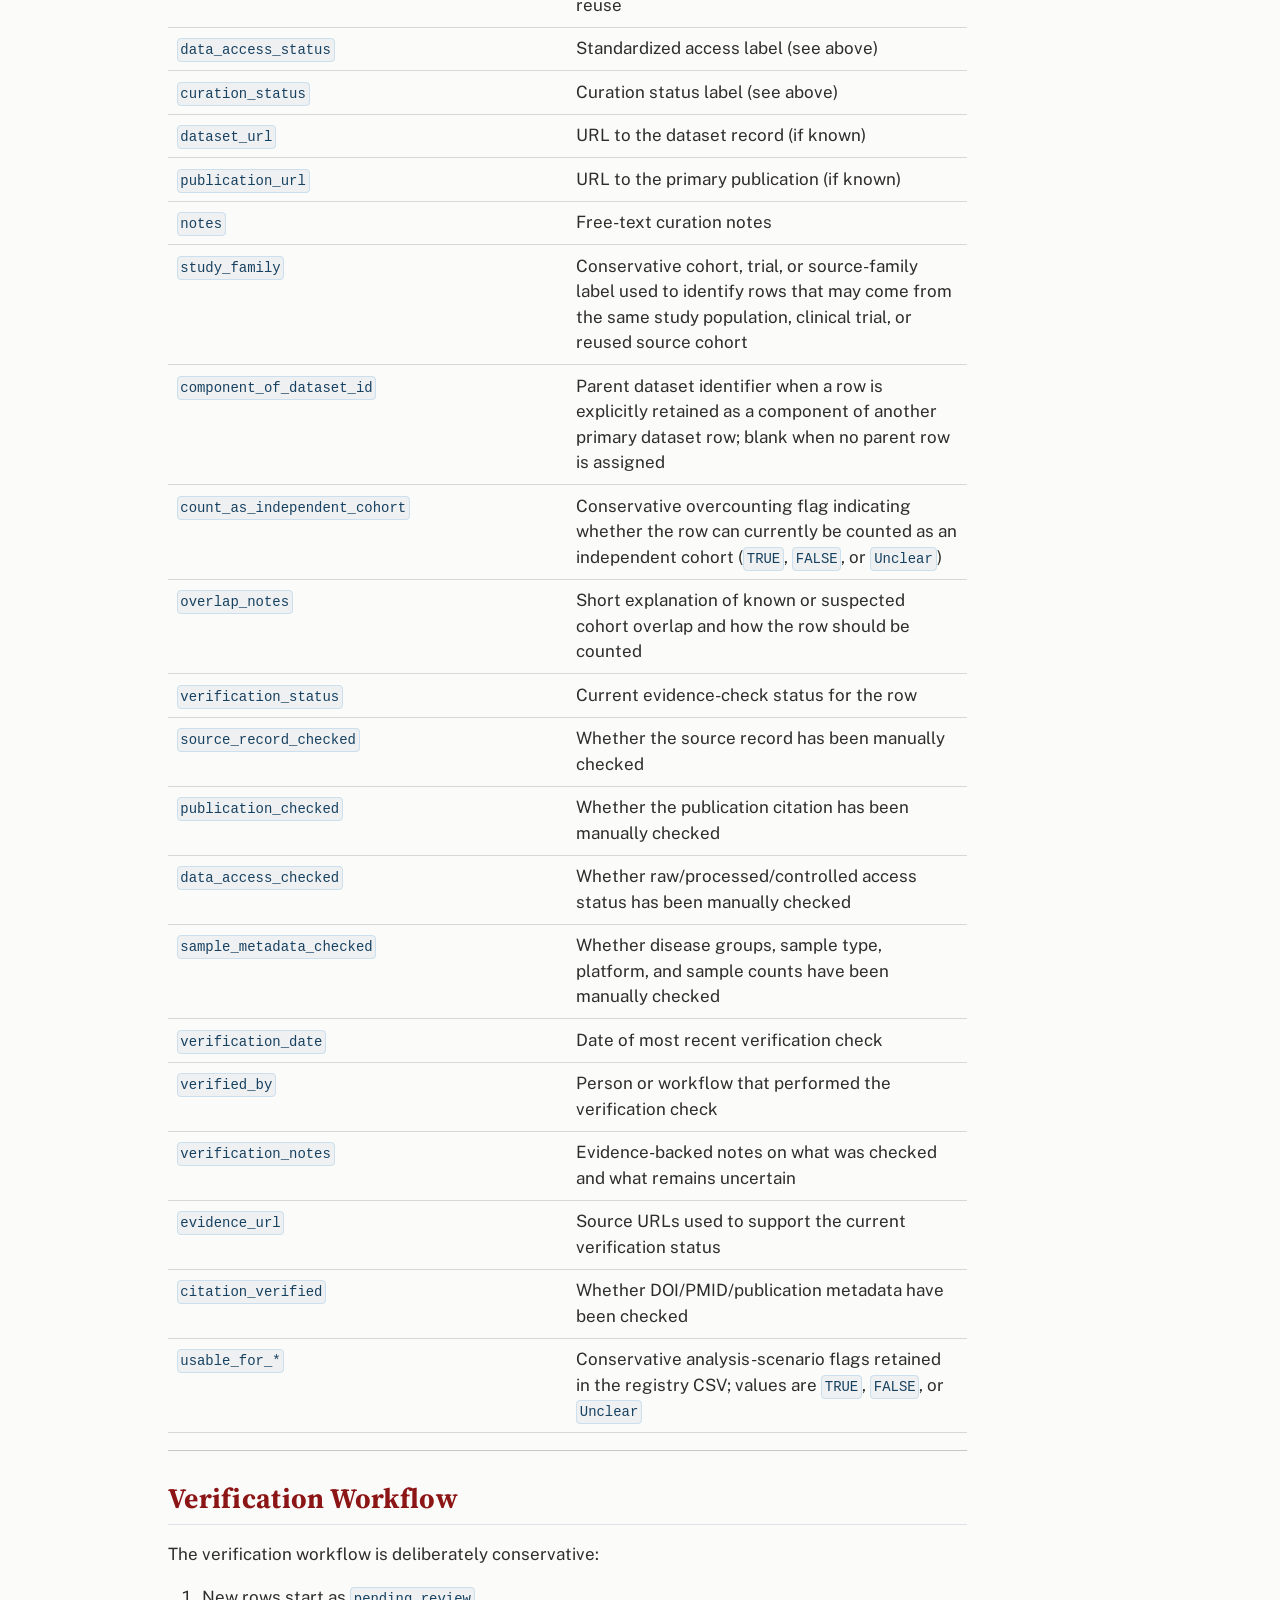
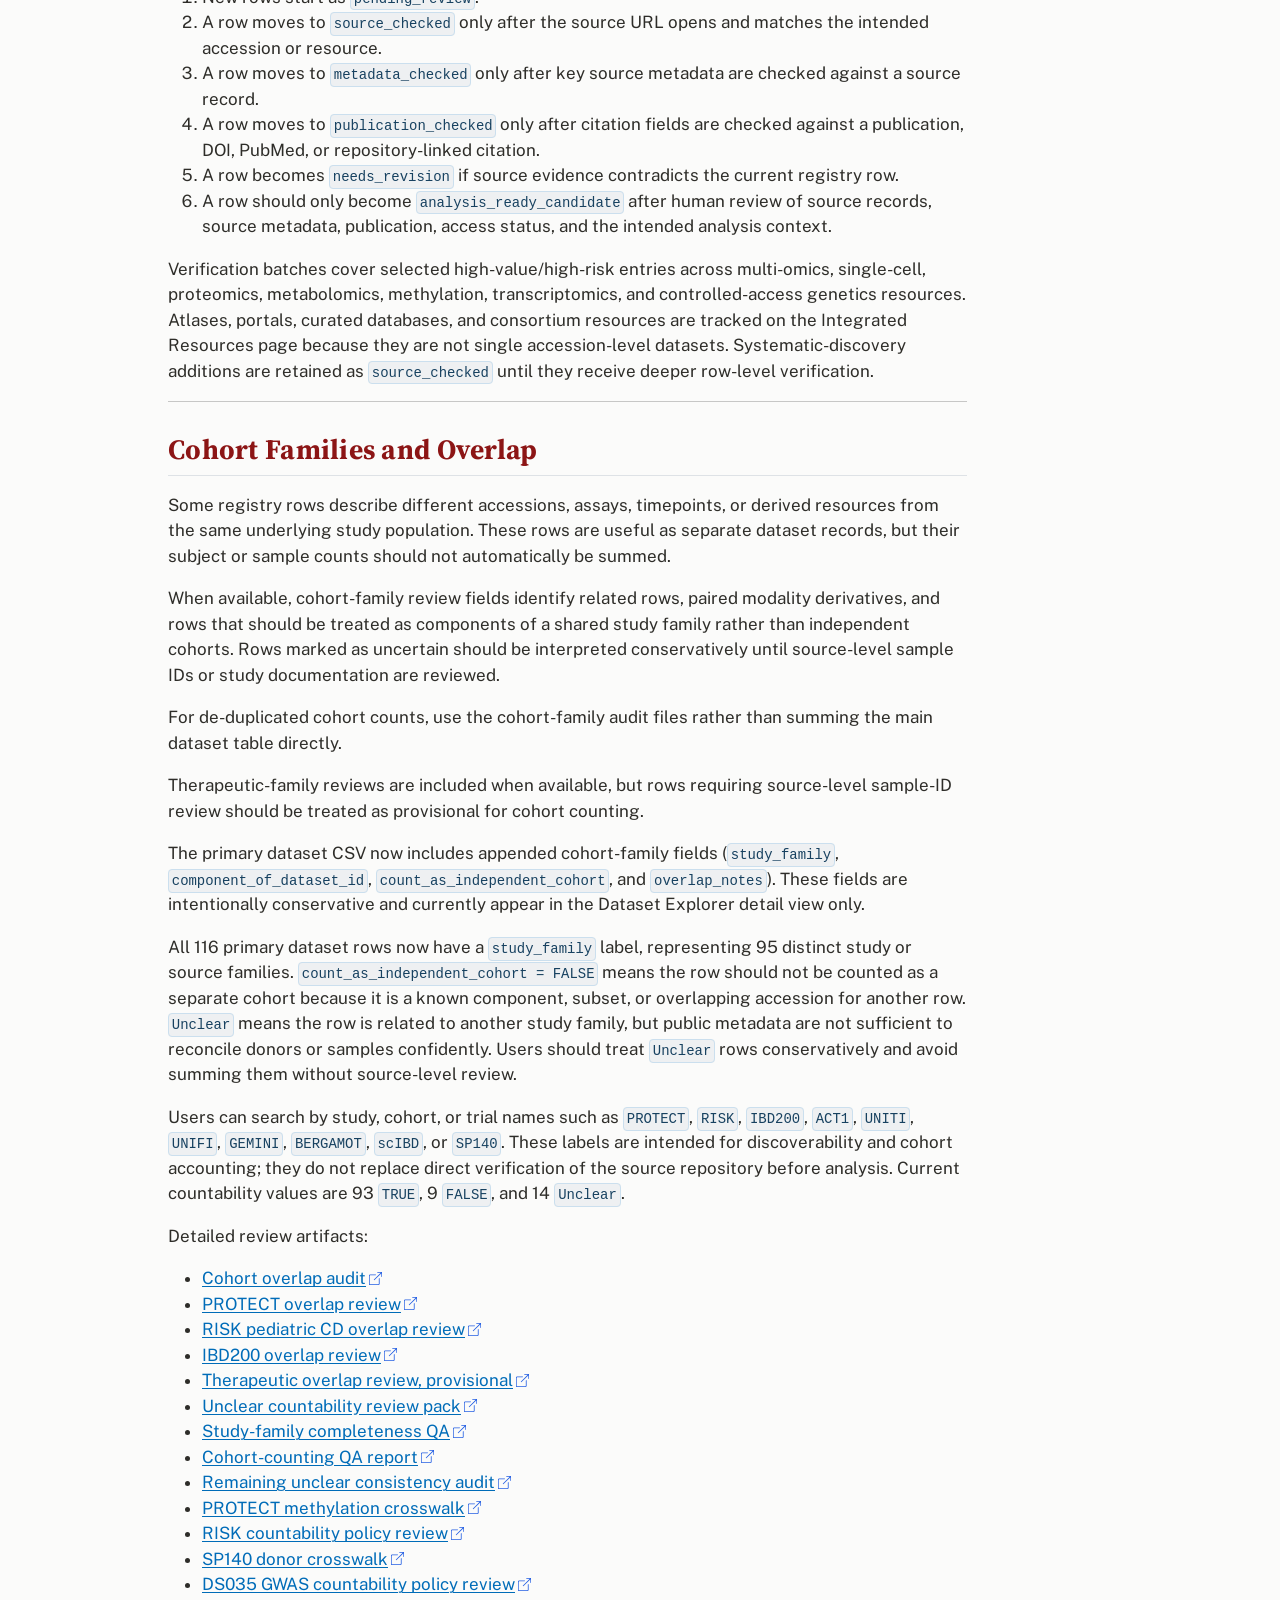
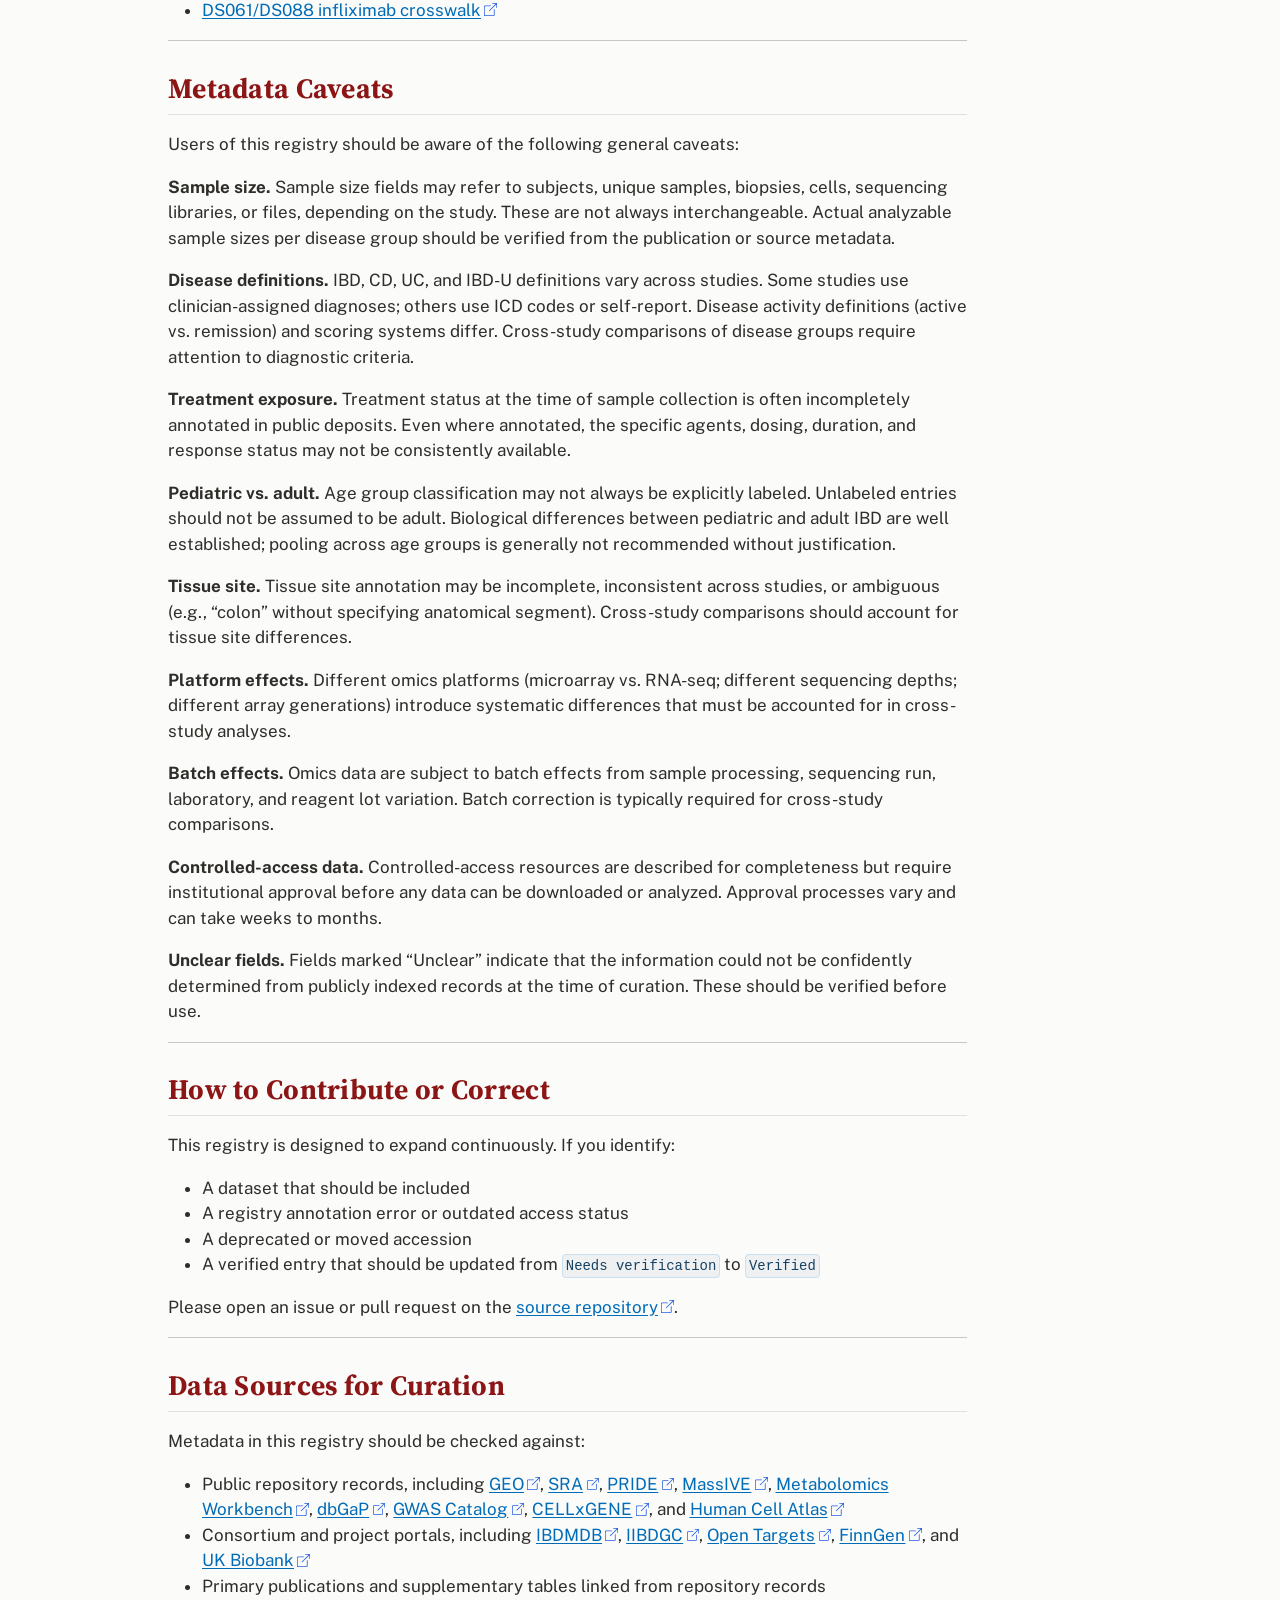
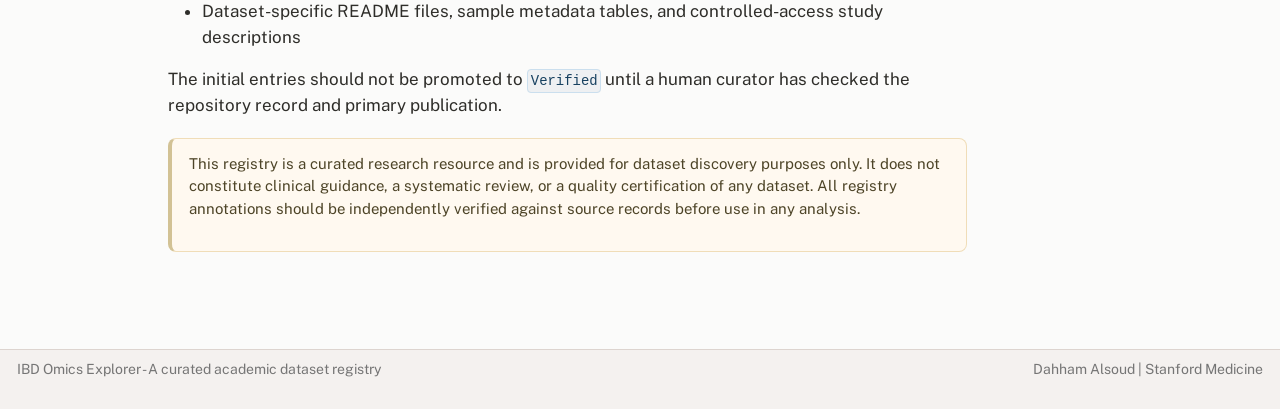
<file: docs/curation-methods.html>
<!DOCTYPE html>
<html xmlns="http://www.w3.org/1999/xhtml" lang="en" xml:lang="en"><head>

<meta charset="utf-8">
<meta name="generator" content="quarto-1.9.36">

<meta name="viewport" content="width=device-width, initial-scale=1.0, user-scalable=yes">

<meta name="author" content="Dahham Alsoud">

<title>Curation Methods – IBD Omics Explorer</title>
<style>
/* Default styles provided by pandoc.
** See https://pandoc.org/MANUAL.html#variables-for-html for config info.
*/
code{white-space: pre-wrap;}
span.smallcaps{font-variant: small-caps;}
div.columns{display: flex; gap: min(4vw, 1.5em);}
div.column{flex: auto; overflow-x: auto;}
div.hanging-indent{margin-left: 1.5em; text-indent: -1.5em;}
ul.task-list{list-style: none;}
ul.task-list li input[type="checkbox"] {
  width: 0.8em;
  margin: 0 0.8em 0.2em -1em; /* quarto-specific, see https://github.com/quarto-dev/quarto-cli/issues/4556 */ 
  vertical-align: middle;
}
</style>


<script src="site_libs/quarto-nav/quarto-nav.js"></script>
<script src="site_libs/quarto-nav/headroom.min.js"></script>
<script src="site_libs/clipboard/clipboard.min.js"></script>
<script src="site_libs/quarto-search/autocomplete.umd.js"></script>
<script src="site_libs/quarto-search/fuse.min.js"></script>
<script src="site_libs/quarto-search/quarto-search.js"></script>
<meta name="quarto:offset" content="./">
<script src="site_libs/quarto-html/quarto.js" type="module"></script>
<script src="site_libs/quarto-html/tabsets/tabsets.js" type="module"></script>
<script src="site_libs/quarto-html/popper.min.js"></script>
<script src="site_libs/quarto-html/tippy.umd.min.js"></script>
<script src="site_libs/quarto-html/anchor.min.js"></script>
<link href="site_libs/quarto-html/tippy.css" rel="stylesheet">
<link href="site_libs/quarto-html/quarto-syntax-highlighting-845c23b38eaddc0f92fda52bfe77a8c8.css" rel="stylesheet" id="quarto-text-highlighting-styles">
<script src="site_libs/bootstrap/bootstrap.min.js"></script>
<link href="site_libs/bootstrap/bootstrap-icons.css" rel="stylesheet">
<link href="site_libs/bootstrap/bootstrap-12b2063343efa455fa6c31bdd6356f0d.min.css" rel="stylesheet" append-hash="true" id="quarto-bootstrap" data-mode="light">
<script id="quarto-search-options" type="application/json">{
  "location": "navbar",
  "copy-button": false,
  "collapse-after": 3,
  "panel-placement": "end",
  "type": "overlay",
  "limit": 50,
  "keyboard-shortcut": [
    "f",
    "/",
    "s"
  ],
  "show-item-context": false,
  "language": {
    "search-no-results-text": "No results",
    "search-matching-documents-text": "matching documents",
    "search-copy-link-title": "Copy link to search",
    "search-hide-matches-text": "Hide additional matches",
    "search-more-match-text": "more match in this document",
    "search-more-matches-text": "more matches in this document",
    "search-clear-button-title": "Clear",
    "search-text-placeholder": "",
    "search-detached-cancel-button-title": "Cancel",
    "search-submit-button-title": "Submit",
    "search-label": "Search"
  }
}</script>
<style>html{ scroll-behavior: smooth; }</style>


<link rel="stylesheet" href="styles.css">
</head>

<body class="nav-fixed quarto-light">

<div id="quarto-search-results"></div>
  <header id="quarto-header" class="headroom fixed-top">
    <nav class="navbar navbar-expand-lg " data-bs-theme="dark">
      <div class="navbar-container container-fluid">
      <div class="navbar-brand-container mx-auto">
    <a class="navbar-brand" href="./index.html">
    <span class="navbar-title">IBD Omics Explorer</span>
    </a>
  </div>
            <div id="quarto-search" class="" title="Search"></div>
          <button class="navbar-toggler" type="button" data-bs-toggle="collapse" data-bs-target="#navbarCollapse" aria-controls="navbarCollapse" role="menu" aria-expanded="false" aria-label="Toggle navigation" onclick="if (window.quartoToggleHeadroom) { window.quartoToggleHeadroom(); }">
  <span class="navbar-toggler-icon"></span>
</button>
          <div class="collapse navbar-collapse" id="navbarCollapse">
            <ul class="navbar-nav navbar-nav-scroll me-auto">
  <li class="nav-item">
    <a class="nav-link" href="./index.html"> 
<span class="menu-text">Home</span></a>
  </li>  
  <li class="nav-item">
    <a class="nav-link" href="./datasets.html"> 
<span class="menu-text">Datasets</span></a>
  </li>  
  <li class="nav-item">
    <a class="nav-link" href="./study-families.html"> 
<span class="menu-text">Study Families</span></a>
  </li>  
  <li class="nav-item">
    <a class="nav-link" href="./analysis-cohorts.html"> 
<span class="menu-text">Analysis Cohorts</span></a>
  </li>  
  <li class="nav-item">
    <a class="nav-link" href="./clinical-trials.html"> 
<span class="menu-text">Clinical Trials</span></a>
  </li>  
  <li class="nav-item">
    <a class="nav-link" href="./integrated-resources.html"> 
<span class="menu-text">Integrated Resources</span></a>
  </li>  
  <li class="nav-item">
    <a class="nav-link" href="./omics-layers.html"> 
<span class="menu-text">Omics Layers</span></a>
  </li>  
  <li class="nav-item">
    <a class="nav-link" href="./repositories.html"> 
<span class="menu-text">Repositories</span></a>
  </li>  
  <li class="nav-item">
    <a class="nav-link active" href="./curation-methods.html" aria-current="page"> 
<span class="menu-text">Curation</span></a>
  </li>  
  <li class="nav-item">
    <a class="nav-link" href="./about.html"> 
<span class="menu-text">About</span></a>
  </li>  
</ul>
          </div> <!-- /navcollapse -->
            <div class="quarto-navbar-tools">
</div>
      </div> <!-- /container-fluid -->
    </nav>
</header>
<!-- content -->
<div id="quarto-content" class="quarto-container page-columns page-rows-contents page-layout-article page-navbar">
<!-- sidebar -->
<!-- margin-sidebar -->
    <div id="quarto-margin-sidebar" class="sidebar margin-sidebar">
        <nav id="TOC" role="doc-toc" class="toc-active">
    <h2 id="toc-title">On this page</h2>
   
  <ul>
  <li><a href="#purpose-and-scope" id="toc-purpose-and-scope" class="nav-link active" data-scroll-target="#purpose-and-scope">Purpose and Scope</a></li>
  <li><a href="#current-registry-state" id="toc-current-registry-state" class="nav-link" data-scroll-target="#current-registry-state">Current Registry State</a></li>
  <li><a href="#retired-primary-dataset-ids" id="toc-retired-primary-dataset-ids" class="nav-link" data-scroll-target="#retired-primary-dataset-ids">Retired Primary Dataset IDs</a></li>
  <li><a href="#priority-curation-checks" id="toc-priority-curation-checks" class="nav-link" data-scroll-target="#priority-curation-checks">Priority Curation Checks</a></li>
  <li><a href="#inclusion-criteria" id="toc-inclusion-criteria" class="nav-link" data-scroll-target="#inclusion-criteria">Inclusion Criteria</a></li>
  <li><a href="#exclusion-or-deferred-categories" id="toc-exclusion-or-deferred-categories" class="nav-link" data-scroll-target="#exclusion-or-deferred-categories">Exclusion or Deferred Categories</a></li>
  <li><a href="#public-data-access-labels" id="toc-public-data-access-labels" class="nav-link" data-scroll-target="#public-data-access-labels">Public Data Access Labels</a></li>
  <li><a href="#curation-status-labels" id="toc-curation-status-labels" class="nav-link" data-scroll-target="#curation-status-labels">Curation Status Labels</a></li>
  <li><a href="#metadata-field-definitions" id="toc-metadata-field-definitions" class="nav-link" data-scroll-target="#metadata-field-definitions">Metadata Field Definitions</a></li>
  <li><a href="#verification-workflow" id="toc-verification-workflow" class="nav-link" data-scroll-target="#verification-workflow">Verification Workflow</a></li>
  <li><a href="#cohort-families-and-overlap" id="toc-cohort-families-and-overlap" class="nav-link" data-scroll-target="#cohort-families-and-overlap">Cohort Families and Overlap</a></li>
  <li><a href="#metadata-caveats" id="toc-metadata-caveats" class="nav-link" data-scroll-target="#metadata-caveats">Metadata Caveats</a></li>
  <li><a href="#how-to-contribute-or-correct" id="toc-how-to-contribute-or-correct" class="nav-link" data-scroll-target="#how-to-contribute-or-correct">How to Contribute or Correct</a></li>
  <li><a href="#data-sources-for-curation" id="toc-data-sources-for-curation" class="nav-link" data-scroll-target="#data-sources-for-curation">Data Sources for Curation</a></li>
  </ul>
</nav>
    </div>
<!-- main -->
<main class="content" id="quarto-document-content">

<header id="title-block-header" class="quarto-title-block default">
<div class="quarto-title">
<h1 class="title">Curation Methods</h1>
<p class="subtitle lead">Inclusion criteria, data access definitions, registry annotation standards, and limitations</p>
</div>



<div class="quarto-title-meta">

    <div>
    <div class="quarto-title-meta-heading">Author</div>
    <div class="quarto-title-meta-contents">
             <p>Dahham Alsoud </p>
          </div>
  </div>
    
  
    
  </div>
  


</header>


<div class="page-intro">
<p>This page documents the curation rules used to build and maintain the IBD Omics Explorer dataset registry. Understanding these rules is essential for interpreting the annotations and deciding whether a listed dataset is appropriate for a specific analysis.</p>
</div>
<hr>
<section id="purpose-and-scope" class="level2">
<h2 class="anchored" data-anchor-id="purpose-and-scope">Purpose and Scope</h2>
<p>The IBD Omics Explorer is designed to <strong>map and organize publicly indexed IBD omics datasets</strong> across all major omics layers, with the goal of supporting dataset discovery. It is not a systematic review, meta-analysis, or quality-assessment resource. Inclusion in this registry does not imply that a dataset is high quality, fully reusable, or suitable for any particular analysis.</p>
<p>The registry aims to be <strong>inclusive and expandable</strong>. The current dataset is a starting point, not a comprehensive catalog. Many datasets that qualify for inclusion may not yet be listed.</p>
<hr>
</section>
<section id="current-registry-state" class="level2">
<h2 class="anchored" data-anchor-id="current-registry-state">Current Registry State</h2>
<p>The current dataset registry contains <strong>116 primary dataset entries</strong> plus <strong>10 integrated resources</strong> tracked separately. The newer systematic-discovery rows are intentionally marked as <code>source_checked</code> rather than fully verified until their publication links, sample counts, and cohort labels are reviewed row by row. This means the website is most reliable as a discovery map and triage tool, not as a final source of analysis-ready source metadata.</p>
<p>Before using an entry for analysis, verify the source repository record directly, including disease groups, sample counts, specimen type, assay platform, access conditions, and publication links. Entries with <code>Unclear</code> fields should be treated as leads for manual curation rather than confirmed facts.</p>
<hr>
</section>
<section id="retired-primary-dataset-ids" class="level2">
<h2 class="anchored" data-anchor-id="retired-primary-dataset-ids">Retired Primary Dataset IDs</h2>
<p>Some <code>DSxxx</code> identifiers are intentionally retired when a broad portal, consortium, or integrated resource is moved out of the primary accession-level dataset table. Retired identifiers are not reused. This keeps older references interpretable while preventing resource-level rows from being counted as single primary datasets.</p>
<p>Retired identifiers are tracked in <code>data/retired_dataset_ids.csv</code>.</p>
<hr>
</section>
<section id="priority-curation-checks" class="level2">
<h2 class="anchored" data-anchor-id="priority-curation-checks">Priority Curation Checks</h2>
<p>The following entry types should be checked first because they carry the highest risk of misleading users:</p>
<table class="caption-top table">
<colgroup>
<col style="width: 33%">
<col style="width: 33%">
<col style="width: 33%">
</colgroup>
<thead>
<tr class="header">
<th>Priority</th>
<th>Entry pattern</th>
<th>Why it matters</th>
</tr>
</thead>
<tbody>
<tr class="odd">
<td>1</td>
<td>Entries with <code>dataset_url = Unclear</code></td>
<td>Users cannot verify the source record directly from the site</td>
</tr>
<tr class="even">
<td>2</td>
<td>Entries with <code>publication_title = Unclear</code> and <code>publication_year = Unclear</code></td>
<td>Study provenance is incomplete</td>
</tr>
<tr class="odd">
<td>3</td>
<td>Aggregated portals or multi-accession resources</td>
<td>These can mix studies with different assays, cohorts, and access rules</td>
</tr>
<tr class="even">
<td>4</td>
<td>Entries where sample type, platform, or disease groups are partly inferred</td>
<td>These fields determine whether datasets can be pooled or compared</td>
</tr>
<tr class="odd">
<td>5</td>
<td>Controlled-access genetics or multi-omics resources</td>
<td>Public indexing does not mean the underlying individual-level files are downloadable</td>
</tr>
</tbody>
</table>
<p>Concrete current examples include <code>GSE</code> accessions with unknown publication metadata and treatment-trial rows where sample counts or publication linkage still need row-level checking. Integrated databases, atlases, and broad genetics/platform entries are tracked separately on the Integrated Resources page.</p>
<hr>
</section>
<section id="inclusion-criteria" class="level2">
<h2 class="anchored" data-anchor-id="inclusion-criteria">Inclusion Criteria</h2>
<p>A dataset is eligible for inclusion if it meets <strong>at least one</strong> of the following criteria:</p>
<ol type="1">
<li>Human subjects with inflammatory bowel disease (IBD), Crohn disease (CD), ulcerative colitis (UC), or IBD-unclassified (IBD-U)</li>
<li>Non-IBD control samples collected in the context of an IBD study</li>
<li>Human intestinal, colonic, ileal, blood, stool, organoid, or microbiome samples analyzed with omics methods in an IBD research context</li>
<li>A publicly registered accession, portal entry, or publicly accessible summary statistics</li>
<li>A curated database specifically aggregating IBD omics studies (e.g., IBDTransDB)</li>
<li>A controlled-access resource that is publicly indexed (e.g., dbGaP) and thus searchable and describable</li>
</ol>
<hr>
</section>
<section id="exclusion-or-deferred-categories" class="level2">
<h2 class="anchored" data-anchor-id="exclusion-or-deferred-categories">Exclusion or Deferred Categories</h2>
<p>The following categories are excluded or deferred pending additional review:</p>
<table class="caption-top table">
<colgroup>
<col style="width: 50%">
<col style="width: 50%">
</colgroup>
<thead>
<tr class="header">
<th>Category</th>
<th>Handling</th>
</tr>
</thead>
<tbody>
<tr class="odd">
<td>Animal-only datasets (mouse, rat models)</td>
<td>Excluded unless they directly describe human companion datasets</td>
</tr>
<tr class="even">
<td>Purely mechanistic cell-line datasets</td>
<td>Excluded unless they include primary patient-derived material</td>
</tr>
<tr class="odd">
<td>Datasets without any accessible source metadata</td>
<td>Deferred until source metadata can be located</td>
</tr>
<tr class="even">
<td>Duplicate submissions</td>
<td>Retained only if they add useful source metadata, processed files, or additional accession cross-links</td>
</tr>
<tr class="odd">
<td>Publication-only datasets</td>
<td>Included with <code>Publication only</code> or <code>Unclear</code> access status and a note</td>
</tr>
<tr class="even">
<td>Unpublished preprint-only datasets</td>
<td>May be included with explicit annotation; treat with caution</td>
</tr>
</tbody>
</table>
<hr>
</section>
<section id="public-data-access-labels" class="level2">
<h2 class="anchored" data-anchor-id="public-data-access-labels">Public Data Access Labels</h2>
<p>The registry uses the following standardized labels for the <code>data_access_status</code> field:</p>
<table class="caption-top table">
<colgroup>
<col style="width: 50%">
<col style="width: 50%">
</colgroup>
<thead>
<tr class="header">
<th>Label</th>
<th>Meaning</th>
</tr>
</thead>
<tbody>
<tr class="odd">
<td>Public raw data</td>
<td>Raw data files (FASTQ, CEL, IDAT, mzML, mzIdentML, mzTab, count matrices, BAM, or equivalent) are publicly downloadable without application</td>
</tr>
<tr class="even">
<td>Public processed data</td>
<td>Processed expression matrix, abundance table, or summary statistics are publicly available, but raw data may not be</td>
</tr>
<tr class="odd">
<td>Public portal</td>
<td>Data are accessible and explorable through a public portal or database interface, with or without direct file download</td>
</tr>
<tr class="even">
<td>Controlled access</td>
<td>Dataset is publicly indexed and described, but access to data files requires an application, institutional approval, or data use agreement</td>
</tr>
<tr class="odd">
<td>Publication only</td>
<td>Dataset is described in a publication, but reusable data files are not clearly available in a repository</td>
</tr>
<tr class="even">
<td>Unclear</td>
<td>A repository record exists but data availability, source metadata, or access conditions could not be confidently determined from public information</td>
</tr>
</tbody>
</table>
<p>Multiple labels may apply to a single dataset (e.g., <code>Public processed data; controlled access for some components</code>).</p>
<hr>
</section>
<section id="curation-status-labels" class="level2">
<h2 class="anchored" data-anchor-id="curation-status-labels">Curation Status Labels</h2>
<p>Each entry carries a <code>curation_status</code> label indicating the degree of registry annotation verification:</p>
<table class="caption-top table">
<colgroup>
<col style="width: 50%">
<col style="width: 50%">
</colgroup>
<thead>
<tr class="header">
<th>Label</th>
<th>Meaning</th>
</tr>
</thead>
<tbody>
<tr class="odd">
<td>Needs verification</td>
<td>Metadata or access status should be manually checked before relying on the annotation</td>
</tr>
<tr class="even">
<td>Partially verified</td>
<td>One or more source, source metadata, access, or citation checks have been completed, but the row is not analysis-ready</td>
</tr>
<tr class="odd">
<td>Verified</td>
<td>Metadata and access links have been manually checked against the source repository record</td>
</tr>
<tr class="even">
<td>Deprecated/limited</td>
<td>Dataset exists but has limited reuse value, incomplete public access, or substantial data quality issues</td>
</tr>
</tbody>
</table>
<p><strong>Most entries currently require additional verification.</strong> Users are encouraged to verify directly against source repositories before initiating analysis.</p>
<hr>
</section>
<section id="metadata-field-definitions" class="level2">
<h2 class="anchored" data-anchor-id="metadata-field-definitions">Metadata Field Definitions</h2>
<table class="caption-top table">
<colgroup>
<col style="width: 50%">
<col style="width: 50%">
</colgroup>
<thead>
<tr class="header">
<th>Field</th>
<th>Definition</th>
</tr>
</thead>
<tbody>
<tr class="odd">
<td><code>dataset_id</code></td>
<td>Internal registry identifier (DSxxx)</td>
</tr>
<tr class="even">
<td><code>dataset_name</code></td>
<td>Human-readable dataset name or accession-based label</td>
</tr>
<tr class="odd">
<td><code>accession</code></td>
<td>Primary accession number(s) at the source repository</td>
</tr>
<tr class="even">
<td><code>repository</code></td>
<td>Repository or portal where data are hosted</td>
</tr>
<tr class="odd">
<td><code>repository_type</code></td>
<td>Type of repository (public archive, portal, consortium, etc.)</td>
</tr>
<tr class="even">
<td><code>publication_title</code></td>
<td>Title of the primary associated publication (if known)</td>
</tr>
<tr class="odd">
<td><code>publication_year</code></td>
<td>Year of primary publication (if known)</td>
</tr>
<tr class="even">
<td><code>doi</code></td>
<td>DOI of the primary publication (if known)</td>
</tr>
<tr class="odd">
<td><code>pmid</code></td>
<td>PubMed identifier for the primary publication (if verified)</td>
</tr>
<tr class="even">
<td><code>disease</code></td>
<td>Disease groups included in the dataset</td>
</tr>
<tr class="odd">
<td><code>population</code></td>
<td>Age group or population descriptor (Adult, Pediatric, Mixed, Unclear)</td>
</tr>
<tr class="even">
<td><code>sample_type</code></td>
<td>Specimen type (for example, intestinal mucosal biopsy, blood, stool, organoid, or cell preparation)</td>
</tr>
<tr class="odd">
<td><code>tissue_site</code></td>
<td>Anatomical site or sample matrix of the specimen</td>
</tr>
<tr class="even">
<td><code>omics_layer</code></td>
<td>Omics data type(s) included</td>
</tr>
<tr class="odd">
<td><code>platform</code></td>
<td>Assay platform(s) used</td>
</tr>
<tr class="even">
<td><code>study_design</code></td>
<td>Study design descriptor</td>
</tr>
<tr class="odd">
<td><code>sample_size_subjects</code></td>
<td>Approximate number of subjects (may refer to participants, samples, or sequencing libraries depending on study)</td>
</tr>
<tr class="even">
<td><code>sample_size_samples</code></td>
<td>Approximate number of samples (may differ from subjects in paired or longitudinal designs)</td>
</tr>
<tr class="odd">
<td><code>raw_data_available</code></td>
<td>Whether raw data files are publicly accessible (Yes / No / Partial / Unclear)</td>
</tr>
<tr class="even">
<td><code>processed_data_available</code></td>
<td>Whether processed data files are publicly accessible</td>
</tr>
<tr class="odd">
<td><code>controlled_access</code></td>
<td>Whether any component requires controlled access</td>
</tr>
<tr class="even">
<td><code>clinical_metadata</code></td>
<td>Whether clinical metadata (diagnosis, disease activity, demographics) are available</td>
</tr>
<tr class="odd">
<td><code>endoscopy_available</code></td>
<td>Whether endoscopy data are available alongside omics data</td>
</tr>
<tr class="even">
<td><code>treatment_metadata</code></td>
<td>Whether treatment exposure information is available</td>
</tr>
<tr class="odd">
<td><code>longitudinal</code></td>
<td>Whether the dataset includes longitudinal follow-up</td>
</tr>
<tr class="even">
<td><code>potential_use_cases</code></td>
<td>Metadata tags describing possible research applications</td>
</tr>
<tr class="odd">
<td><code>limitations</code></td>
<td>Known limitations of the dataset relevant to reuse</td>
</tr>
<tr class="even">
<td><code>data_access_status</code></td>
<td>Standardized access label (see above)</td>
</tr>
<tr class="odd">
<td><code>curation_status</code></td>
<td>Curation status label (see above)</td>
</tr>
<tr class="even">
<td><code>dataset_url</code></td>
<td>URL to the dataset record (if known)</td>
</tr>
<tr class="odd">
<td><code>publication_url</code></td>
<td>URL to the primary publication (if known)</td>
</tr>
<tr class="even">
<td><code>notes</code></td>
<td>Free-text curation notes</td>
</tr>
<tr class="odd">
<td><code>study_family</code></td>
<td>Conservative cohort, trial, or source-family label used to identify rows that may come from the same study population, clinical trial, or reused source cohort</td>
</tr>
<tr class="even">
<td><code>component_of_dataset_id</code></td>
<td>Parent dataset identifier when a row is explicitly retained as a component of another primary dataset row; blank when no parent row is assigned</td>
</tr>
<tr class="odd">
<td><code>count_as_independent_cohort</code></td>
<td>Conservative overcounting flag indicating whether the row can currently be counted as an independent cohort (<code>TRUE</code>, <code>FALSE</code>, or <code>Unclear</code>)</td>
</tr>
<tr class="even">
<td><code>overlap_notes</code></td>
<td>Short explanation of known or suspected cohort overlap and how the row should be counted</td>
</tr>
<tr class="odd">
<td><code>verification_status</code></td>
<td>Current evidence-check status for the row</td>
</tr>
<tr class="even">
<td><code>source_record_checked</code></td>
<td>Whether the source record has been manually checked</td>
</tr>
<tr class="odd">
<td><code>publication_checked</code></td>
<td>Whether the publication citation has been manually checked</td>
</tr>
<tr class="even">
<td><code>data_access_checked</code></td>
<td>Whether raw/processed/controlled access status has been manually checked</td>
</tr>
<tr class="odd">
<td><code>sample_metadata_checked</code></td>
<td>Whether disease groups, sample type, platform, and sample counts have been manually checked</td>
</tr>
<tr class="even">
<td><code>verification_date</code></td>
<td>Date of most recent verification check</td>
</tr>
<tr class="odd">
<td><code>verified_by</code></td>
<td>Person or workflow that performed the verification check</td>
</tr>
<tr class="even">
<td><code>verification_notes</code></td>
<td>Evidence-backed notes on what was checked and what remains uncertain</td>
</tr>
<tr class="odd">
<td><code>evidence_url</code></td>
<td>Source URLs used to support the current verification status</td>
</tr>
<tr class="even">
<td><code>citation_verified</code></td>
<td>Whether DOI/PMID/publication metadata have been checked</td>
</tr>
<tr class="odd">
<td><code>usable_for_*</code></td>
<td>Conservative analysis-scenario flags retained in the registry CSV; values are <code>TRUE</code>, <code>FALSE</code>, or <code>Unclear</code></td>
</tr>
</tbody>
</table>
<hr>
</section>
<section id="verification-workflow" class="level2">
<h2 class="anchored" data-anchor-id="verification-workflow">Verification Workflow</h2>
<p>The verification workflow is deliberately conservative:</p>
<ol type="1">
<li>New rows start as <code>pending_review</code>.</li>
<li>A row moves to <code>source_checked</code> only after the source URL opens and matches the intended accession or resource.</li>
<li>A row moves to <code>metadata_checked</code> only after key source metadata are checked against a source record.</li>
<li>A row moves to <code>publication_checked</code> only after citation fields are checked against a publication, DOI, PubMed, or repository-linked citation.</li>
<li>A row becomes <code>needs_revision</code> if source evidence contradicts the current registry row.</li>
<li>A row should only become <code>analysis_ready_candidate</code> after human review of source records, source metadata, publication, access status, and the intended analysis context.</li>
</ol>
<p>Verification batches cover selected high-value/high-risk entries across multi-omics, single-cell, proteomics, metabolomics, methylation, transcriptomics, and controlled-access genetics resources. Atlases, portals, curated databases, and consortium resources are tracked on the Integrated Resources page because they are not single accession-level datasets. Systematic-discovery additions are retained as <code>source_checked</code> until they receive deeper row-level verification.</p>
<hr>
</section>
<section id="cohort-families-and-overlap" class="level2">
<h2 class="anchored" data-anchor-id="cohort-families-and-overlap">Cohort Families and Overlap</h2>
<p>Some registry rows describe different accessions, assays, timepoints, or derived resources from the same underlying study population. These rows are useful as separate dataset records, but their subject or sample counts should not automatically be summed.</p>
<p>When available, cohort-family review fields identify related rows, paired modality derivatives, and rows that should be treated as components of a shared study family rather than independent cohorts. Rows marked as uncertain should be interpreted conservatively until source-level sample IDs or study documentation are reviewed.</p>
<p>For de-duplicated cohort counts, use the cohort-family audit files rather than summing the main dataset table directly.</p>
<p>Therapeutic-family reviews are included when available, but rows requiring source-level sample-ID review should be treated as provisional for cohort counting.</p>
<p>The primary dataset CSV now includes appended cohort-family fields (<code>study_family</code>, <code>component_of_dataset_id</code>, <code>count_as_independent_cohort</code>, and <code>overlap_notes</code>). These fields are intentionally conservative and currently appear in the Dataset Explorer detail view only.</p>
<p>All 116 primary dataset rows now have a <code>study_family</code> label, representing 95 distinct study or source families. <code>count_as_independent_cohort = FALSE</code> means the row should not be counted as a separate cohort because it is a known component, subset, or overlapping accession for another row. <code>Unclear</code> means the row is related to another study family, but public metadata are not sufficient to reconcile donors or samples confidently. Users should treat <code>Unclear</code> rows conservatively and avoid summing them without source-level review.</p>
<p>Users can search by study, cohort, or trial names such as <code>PROTECT</code>, <code>RISK</code>, <code>IBD200</code>, <code>ACT1</code>, <code>UNITI</code>, <code>UNIFI</code>, <code>GEMINI</code>, <code>BERGAMOT</code>, <code>scIBD</code>, or <code>SP140</code>. These labels are intended for discoverability and cohort accounting; they do not replace direct verification of the source repository before analysis. Current countability values are 93 <code>TRUE</code>, 9 <code>FALSE</code>, and 14 <code>Unclear</code>.</p>
<p>Detailed review artifacts:</p>
<ul>
<li><a href="data/cohort_overlap_audit.csv">Cohort overlap audit</a></li>
<li><a href="data/protect_overlap_review.csv">PROTECT overlap review</a></li>
<li><a href="data/risk_overlap_review.csv">RISK pediatric CD overlap review</a></li>
<li><a href="data/ibd200_overlap_review.csv">IBD200 overlap review</a></li>
<li><a href="data/therapeutic_overlap_review.csv">Therapeutic overlap review, provisional</a></li>
<li><a href="data/verification/unclear_countability_review_pack.csv">Unclear countability review pack</a></li>
<li><a href="data/verification/study_family_completeness_qa.csv">Study-family completeness QA</a></li>
<li><a href="data/verification/cohort_counting_qa_report.csv">Cohort-counting QA report</a></li>
<li><a href="data/verification/remaining_unclear_consistency_audit.csv">Remaining unclear consistency audit</a></li>
<li><a href="data/verification/protect_methylation_crosswalk.csv">PROTECT methylation crosswalk</a></li>
<li><a href="data/verification/risk_countability_policy_review.csv">RISK countability policy review</a></li>
<li><a href="data/verification/sp140_donor_crosswalk.csv">SP140 donor crosswalk</a></li>
<li><a href="data/verification/ds035_gwas_countability_policy_review.csv">DS035 GWAS countability policy review</a></li>
<li><a href="data/verification/ds061_ds088_infliximab_crosswalk.csv">DS061/DS088 infliximab crosswalk</a></li>
</ul>
<hr>
</section>
<section id="metadata-caveats" class="level2">
<h2 class="anchored" data-anchor-id="metadata-caveats">Metadata Caveats</h2>
<p>Users of this registry should be aware of the following general caveats:</p>
<p><strong>Sample size.</strong> Sample size fields may refer to subjects, unique samples, biopsies, cells, sequencing libraries, or files, depending on the study. These are not always interchangeable. Actual analyzable sample sizes per disease group should be verified from the publication or source metadata.</p>
<p><strong>Disease definitions.</strong> IBD, CD, UC, and IBD-U definitions vary across studies. Some studies use clinician-assigned diagnoses; others use ICD codes or self-report. Disease activity definitions (active vs.&nbsp;remission) and scoring systems differ. Cross-study comparisons of disease groups require attention to diagnostic criteria.</p>
<p><strong>Treatment exposure.</strong> Treatment status at the time of sample collection is often incompletely annotated in public deposits. Even where annotated, the specific agents, dosing, duration, and response status may not be consistently available.</p>
<p><strong>Pediatric vs.&nbsp;adult.</strong> Age group classification may not always be explicitly labeled. Unlabeled entries should not be assumed to be adult. Biological differences between pediatric and adult IBD are well established; pooling across age groups is generally not recommended without justification.</p>
<p><strong>Tissue site.</strong> Tissue site annotation may be incomplete, inconsistent across studies, or ambiguous (e.g., “colon” without specifying anatomical segment). Cross-study comparisons should account for tissue site differences.</p>
<p><strong>Platform effects.</strong> Different omics platforms (microarray vs.&nbsp;RNA-seq; different sequencing depths; different array generations) introduce systematic differences that must be accounted for in cross-study analyses.</p>
<p><strong>Batch effects.</strong> Omics data are subject to batch effects from sample processing, sequencing run, laboratory, and reagent lot variation. Batch correction is typically required for cross-study comparisons.</p>
<p><strong>Controlled-access data.</strong> Controlled-access resources are described for completeness but require institutional approval before any data can be downloaded or analyzed. Approval processes vary and can take weeks to months.</p>
<p><strong>Unclear fields.</strong> Fields marked “Unclear” indicate that the information could not be confidently determined from publicly indexed records at the time of curation. These should be verified before use.</p>
<hr>
</section>
<section id="how-to-contribute-or-correct" class="level2">
<h2 class="anchored" data-anchor-id="how-to-contribute-or-correct">How to Contribute or Correct</h2>
<p>This registry is designed to expand continuously. If you identify:</p>
<ul>
<li>A dataset that should be included</li>
<li>A registry annotation error or outdated access status</li>
<li>A deprecated or moved accession</li>
<li>A verified entry that should be updated from <code>Needs verification</code> to <code>Verified</code></li>
</ul>
<p>Please open an issue or pull request on the <a href="https://github.com/dahhamalsoud">source repository</a>.</p>
<hr>
</section>
<section id="data-sources-for-curation" class="level2">
<h2 class="anchored" data-anchor-id="data-sources-for-curation">Data Sources for Curation</h2>
<p>Metadata in this registry should be checked against:</p>
<ul>
<li>Public repository records, including <a href="https://www.ncbi.nlm.nih.gov/geo/">GEO</a>, <a href="https://www.ncbi.nlm.nih.gov/sra">SRA</a>, <a href="https://www.ebi.ac.uk/pride/">PRIDE</a>, <a href="https://massive.ucsd.edu/">MassIVE</a>, <a href="https://www.metabolomicsworkbench.org/">Metabolomics Workbench</a>, <a href="https://www.ncbi.nlm.nih.gov/gap/">dbGaP</a>, <a href="https://www.ebi.ac.uk/gwas/">GWAS Catalog</a>, <a href="https://cellxgene.cziscience.com/">CELLxGENE</a>, and <a href="https://www.humancellatlas.org/">Human Cell Atlas</a></li>
<li>Consortium and project portals, including <a href="https://ibdmdb.org/">IBDMDB</a>, <a href="https://www.ibdgenetics.org/">IIBDGC</a>, <a href="https://platform.opentargets.org/">Open Targets</a>, <a href="https://www.finngen.fi/">FinnGen</a>, and <a href="https://biobank.ndph.ox.ac.uk/ukb/">UK Biobank</a></li>
<li>Primary publications and supplementary tables linked from repository records</li>
<li>Dataset-specific README files, sample metadata tables, and controlled-access study descriptions</li>
</ul>
<p>The initial entries should not be promoted to <code>Verified</code> until a human curator has checked the repository record and primary publication.</p>
<div class="disclaimer">
<p>This registry is a curated research resource and is provided for dataset discovery purposes only. It does not constitute clinical guidance, a systematic review, or a quality certification of any dataset. All registry annotations should be independently verified against source records before use in any analysis.</p>
</div>


</section>

</main> <!-- /main -->
<script src="site-tables.js?v=20260510-7"></script>
<script id="quarto-html-after-body" type="application/javascript">
  window.document.addEventListener("DOMContentLoaded", function (event) {
    const icon = "";
    const anchorJS = new window.AnchorJS();
    anchorJS.options = {
      placement: 'right',
      icon: icon
    };
    anchorJS.add('.anchored');
    const isCodeAnnotation = (el) => {
      for (const clz of el.classList) {
        if (clz.startsWith('code-annotation-')) {                     
          return true;
        }
      }
      return false;
    }
    const onCopySuccess = function(e) {
      // button target
      const button = e.trigger;
      // don't keep focus
      button.blur();
      // flash "checked"
      button.classList.add('code-copy-button-checked');
      var currentTitle = button.getAttribute("title");
      button.setAttribute("title", "Copied!");
      let tooltip;
      if (window.bootstrap) {
        button.setAttribute("data-bs-toggle", "tooltip");
        button.setAttribute("data-bs-placement", "left");
        button.setAttribute("data-bs-title", "Copied!");
        tooltip = new bootstrap.Tooltip(button, 
          { trigger: "manual", 
            customClass: "code-copy-button-tooltip",
            offset: [0, -8]});
        tooltip.show();    
      }
      setTimeout(function() {
        if (tooltip) {
          tooltip.hide();
          button.removeAttribute("data-bs-title");
          button.removeAttribute("data-bs-toggle");
          button.removeAttribute("data-bs-placement");
        }
        button.setAttribute("title", currentTitle);
        button.classList.remove('code-copy-button-checked');
      }, 1000);
      // clear code selection
      e.clearSelection();
    }
    const getTextToCopy = function(trigger) {
      const outerScaffold = trigger.parentElement.cloneNode(true);
      const codeEl = outerScaffold.querySelector('code');
      for (const childEl of codeEl.children) {
        if (isCodeAnnotation(childEl)) {
          childEl.remove();
        }
      }
      return codeEl.innerText;
    }
    const clipboard = new window.ClipboardJS('.code-copy-button:not([data-in-quarto-modal])', {
      text: getTextToCopy
    });
    clipboard.on('success', onCopySuccess);
    if (window.document.getElementById('quarto-embedded-source-code-modal')) {
      const clipboardModal = new window.ClipboardJS('.code-copy-button[data-in-quarto-modal]', {
        text: getTextToCopy,
        container: window.document.getElementById('quarto-embedded-source-code-modal')
      });
      clipboardModal.on('success', onCopySuccess);
    }
      var localhostRegex = new RegExp(/^(?:http|https):\/\/localhost\:?[0-9]*\//);
      var mailtoRegex = new RegExp(/^mailto:/);
        var filterRegex = new RegExp("https:\/\/dahhamalsoud\.github\.io\/ibd-omics-explorer");
      var isInternal = (href) => {
          return filterRegex.test(href) || localhostRegex.test(href) || mailtoRegex.test(href);
      }
      // Inspect non-navigation links and adorn them if external
     var links = window.document.querySelectorAll('a[href]:not(.nav-link):not(.navbar-brand):not(.toc-action):not(.sidebar-link):not(.sidebar-item-toggle):not(.pagination-link):not(.no-external):not([aria-hidden]):not(.dropdown-item):not(.quarto-navigation-tool):not(.about-link)');
      for (var i=0; i<links.length; i++) {
        const link = links[i];
        if (!isInternal(link.href)) {
          // undo the damage that might have been done by quarto-nav.js in the case of
          // links that we want to consider external
          if (link.dataset.originalHref !== undefined) {
            link.href = link.dataset.originalHref;
          }
            // target, if specified
            link.setAttribute("target", "_blank");
            if (link.getAttribute("rel") === null) {
              link.setAttribute("rel", "noopener");
            }
            // default icon
            link.classList.add("external");
        }
      }
    function tippyHover(el, contentFn, onTriggerFn, onUntriggerFn) {
      const config = {
        allowHTML: true,
        maxWidth: 500,
        delay: 100,
        arrow: false,
        appendTo: function(el) {
            return el.parentElement;
        },
        interactive: true,
        interactiveBorder: 10,
        theme: 'quarto',
        placement: 'bottom-start',
      };
      if (contentFn) {
        config.content = contentFn;
      }
      if (onTriggerFn) {
        config.onTrigger = onTriggerFn;
      }
      if (onUntriggerFn) {
        config.onUntrigger = onUntriggerFn;
      }
      window.tippy(el, config); 
    }
    const noterefs = window.document.querySelectorAll('a[role="doc-noteref"]');
    for (var i=0; i<noterefs.length; i++) {
      const ref = noterefs[i];
      tippyHover(ref, function() {
        // use id or data attribute instead here
        let href = ref.getAttribute('data-footnote-href') || ref.getAttribute('href');
        try { href = new URL(href).hash; } catch {}
        const id = href.replace(/^#\/?/, "");
        const note = window.document.getElementById(id);
        if (note) {
          return note.innerHTML;
        } else {
          return "";
        }
      });
    }
    const xrefs = window.document.querySelectorAll('a.quarto-xref');
    const processXRef = (id, note) => {
      // Strip column container classes
      const stripColumnClz = (el) => {
        el.classList.remove("page-full", "page-columns");
        if (el.children) {
          for (const child of el.children) {
            stripColumnClz(child);
          }
        }
      }
      stripColumnClz(note)
      if (id === null || id.startsWith('sec-')) {
        // Special case sections, only their first couple elements
        const container = document.createElement("div");
        if (note.children && note.children.length > 2) {
          container.appendChild(note.children[0].cloneNode(true));
          for (let i = 1; i < note.children.length; i++) {
            const child = note.children[i];
            if (child.tagName === "P" && child.innerText === "") {
              continue;
            } else {
              container.appendChild(child.cloneNode(true));
              break;
            }
          }
          if (window.Quarto?.typesetMath) {
            window.Quarto.typesetMath(container);
          }
          return container.innerHTML
        } else {
          if (window.Quarto?.typesetMath) {
            window.Quarto.typesetMath(note);
          }
          return note.innerHTML;
        }
      } else {
        // Remove any anchor links if they are present
        const anchorLink = note.querySelector('a.anchorjs-link');
        if (anchorLink) {
          anchorLink.remove();
        }
        if (window.Quarto?.typesetMath) {
          window.Quarto.typesetMath(note);
        }
        if (note.classList.contains("callout")) {
          return note.outerHTML;
        } else {
          return note.innerHTML;
        }
      }
    }
    for (var i=0; i<xrefs.length; i++) {
      const xref = xrefs[i];
      tippyHover(xref, undefined, function(instance) {
        instance.disable();
        let url = xref.getAttribute('href');
        let hash = undefined; 
        if (url.startsWith('#')) {
          hash = url;
        } else {
          try { hash = new URL(url).hash; } catch {}
        }
        if (hash) {
          const id = hash.replace(/^#\/?/, "");
          const note = window.document.getElementById(id);
          if (note !== null) {
            try {
              const html = processXRef(id, note.cloneNode(true));
              instance.setContent(html);
            } finally {
              instance.enable();
              instance.show();
            }
          } else {
            // See if we can fetch this
            fetch(url.split('#')[0])
            .then(res => res.text())
            .then(html => {
              const parser = new DOMParser();
              const htmlDoc = parser.parseFromString(html, "text/html");
              const note = htmlDoc.getElementById(id);
              if (note !== null) {
                const html = processXRef(id, note);
                instance.setContent(html);
              } 
            }).finally(() => {
              instance.enable();
              instance.show();
            });
          }
        } else {
          // See if we can fetch a full url (with no hash to target)
          // This is a special case and we should probably do some content thinning / targeting
          fetch(url)
          .then(res => res.text())
          .then(html => {
            const parser = new DOMParser();
            const htmlDoc = parser.parseFromString(html, "text/html");
            const note = htmlDoc.querySelector('main.content');
            if (note !== null) {
              // This should only happen for chapter cross references
              // (since there is no id in the URL)
              // remove the first header
              if (note.children.length > 0 && note.children[0].tagName === "HEADER") {
                note.children[0].remove();
              }
              const html = processXRef(null, note);
              instance.setContent(html);
            } 
          }).finally(() => {
            instance.enable();
            instance.show();
          });
        }
      }, function(instance) {
      });
    }
        let selectedAnnoteEl;
        const selectorForAnnotation = ( cell, annotation) => {
          let cellAttr = 'data-code-cell="' + cell + '"';
          let lineAttr = 'data-code-annotation="' +  annotation + '"';
          const selector = 'span[' + cellAttr + '][' + lineAttr + ']';
          return selector;
        }
        const selectCodeLines = (annoteEl) => {
          const doc = window.document;
          const targetCell = annoteEl.getAttribute("data-target-cell");
          const targetAnnotation = annoteEl.getAttribute("data-target-annotation");
          const annoteSpan = window.document.querySelector(selectorForAnnotation(targetCell, targetAnnotation));
          const lines = annoteSpan.getAttribute("data-code-lines").split(",");
          const lineIds = lines.map((line) => {
            return targetCell + "-" + line;
          })
          let top = null;
          let height = null;
          let parent = null;
          if (lineIds.length > 0) {
              //compute the position of the single el (top and bottom and make a div)
              const el = window.document.getElementById(lineIds[0]);
              top = el.offsetTop;
              height = el.offsetHeight;
              parent = el.parentElement.parentElement;
            if (lineIds.length > 1) {
              const lastEl = window.document.getElementById(lineIds[lineIds.length - 1]);
              const bottom = lastEl.offsetTop + lastEl.offsetHeight;
              height = bottom - top;
            }
            if (top !== null && height !== null && parent !== null) {
              // cook up a div (if necessary) and position it 
              let div = window.document.getElementById("code-annotation-line-highlight");
              if (div === null) {
                div = window.document.createElement("div");
                div.setAttribute("id", "code-annotation-line-highlight");
                div.style.position = 'absolute';
                parent.appendChild(div);
              }
              div.style.top = top - 2 + "px";
              div.style.height = height + 4 + "px";
              div.style.left = 0;
              let gutterDiv = window.document.getElementById("code-annotation-line-highlight-gutter");
              if (gutterDiv === null) {
                gutterDiv = window.document.createElement("div");
                gutterDiv.setAttribute("id", "code-annotation-line-highlight-gutter");
                gutterDiv.style.position = 'absolute';
                const codeCell = window.document.getElementById(targetCell);
                const gutter = codeCell.querySelector('.code-annotation-gutter');
                gutter.appendChild(gutterDiv);
              }
              gutterDiv.style.top = top - 2 + "px";
              gutterDiv.style.height = height + 4 + "px";
            }
            selectedAnnoteEl = annoteEl;
          }
        };
        const unselectCodeLines = () => {
          const elementsIds = ["code-annotation-line-highlight", "code-annotation-line-highlight-gutter"];
          elementsIds.forEach((elId) => {
            const div = window.document.getElementById(elId);
            if (div) {
              div.remove();
            }
          });
          selectedAnnoteEl = undefined;
        };
          // Handle positioning of the toggle
      window.addEventListener(
        "resize",
        throttle(() => {
          elRect = undefined;
          if (selectedAnnoteEl) {
            selectCodeLines(selectedAnnoteEl);
          }
        }, 10)
      );
      function throttle(fn, ms) {
      let throttle = false;
      let timer;
        return (...args) => {
          if(!throttle) { // first call gets through
              fn.apply(this, args);
              throttle = true;
          } else { // all the others get throttled
              if(timer) clearTimeout(timer); // cancel #2
              timer = setTimeout(() => {
                fn.apply(this, args);
                timer = throttle = false;
              }, ms);
          }
        };
      }
        // Attach click handler to the DT
        const annoteDls = window.document.querySelectorAll('dt[data-target-cell]');
        for (const annoteDlNode of annoteDls) {
          annoteDlNode.addEventListener('click', (event) => {
            const clickedEl = event.target;
            if (clickedEl !== selectedAnnoteEl) {
              unselectCodeLines();
              const activeEl = window.document.querySelector('dt[data-target-cell].code-annotation-active');
              if (activeEl) {
                activeEl.classList.remove('code-annotation-active');
              }
              selectCodeLines(clickedEl);
              clickedEl.classList.add('code-annotation-active');
            } else {
              // Unselect the line
              unselectCodeLines();
              clickedEl.classList.remove('code-annotation-active');
            }
          });
        }
    const findCites = (el) => {
      const parentEl = el.parentElement;
      if (parentEl) {
        const cites = parentEl.dataset.cites;
        if (cites) {
          return {
            el,
            cites: cites.split(' ')
          };
        } else {
          return findCites(el.parentElement)
        }
      } else {
        return undefined;
      }
    };
    var bibliorefs = window.document.querySelectorAll('a[role="doc-biblioref"]');
    for (var i=0; i<bibliorefs.length; i++) {
      const ref = bibliorefs[i];
      const citeInfo = findCites(ref);
      if (citeInfo) {
        tippyHover(citeInfo.el, function() {
          var popup = window.document.createElement('div');
          citeInfo.cites.forEach(function(cite) {
            var citeDiv = window.document.createElement('div');
            citeDiv.classList.add('hanging-indent');
            citeDiv.classList.add('csl-entry');
            var biblioDiv = window.document.getElementById('ref-' + cite);
            if (biblioDiv) {
              citeDiv.innerHTML = biblioDiv.innerHTML;
            }
            popup.appendChild(citeDiv);
          });
          return popup.innerHTML;
        });
      }
    }
  });
  </script>
</div> <!-- /content -->
<footer class="footer">
  <div class="nav-footer">
    <div class="nav-footer-left">
<p>IBD Omics Explorer - A curated academic dataset registry</p>
</div>   
    <div class="nav-footer-center">
      &nbsp;
    </div>
    <div class="nav-footer-right">
<p>Dahham Alsoud | Stanford Medicine</p>
</div>
  </div>
</footer>




<script src="site_libs/quarto-html/zenscroll-min.js"></script>
</body></html>
</file>
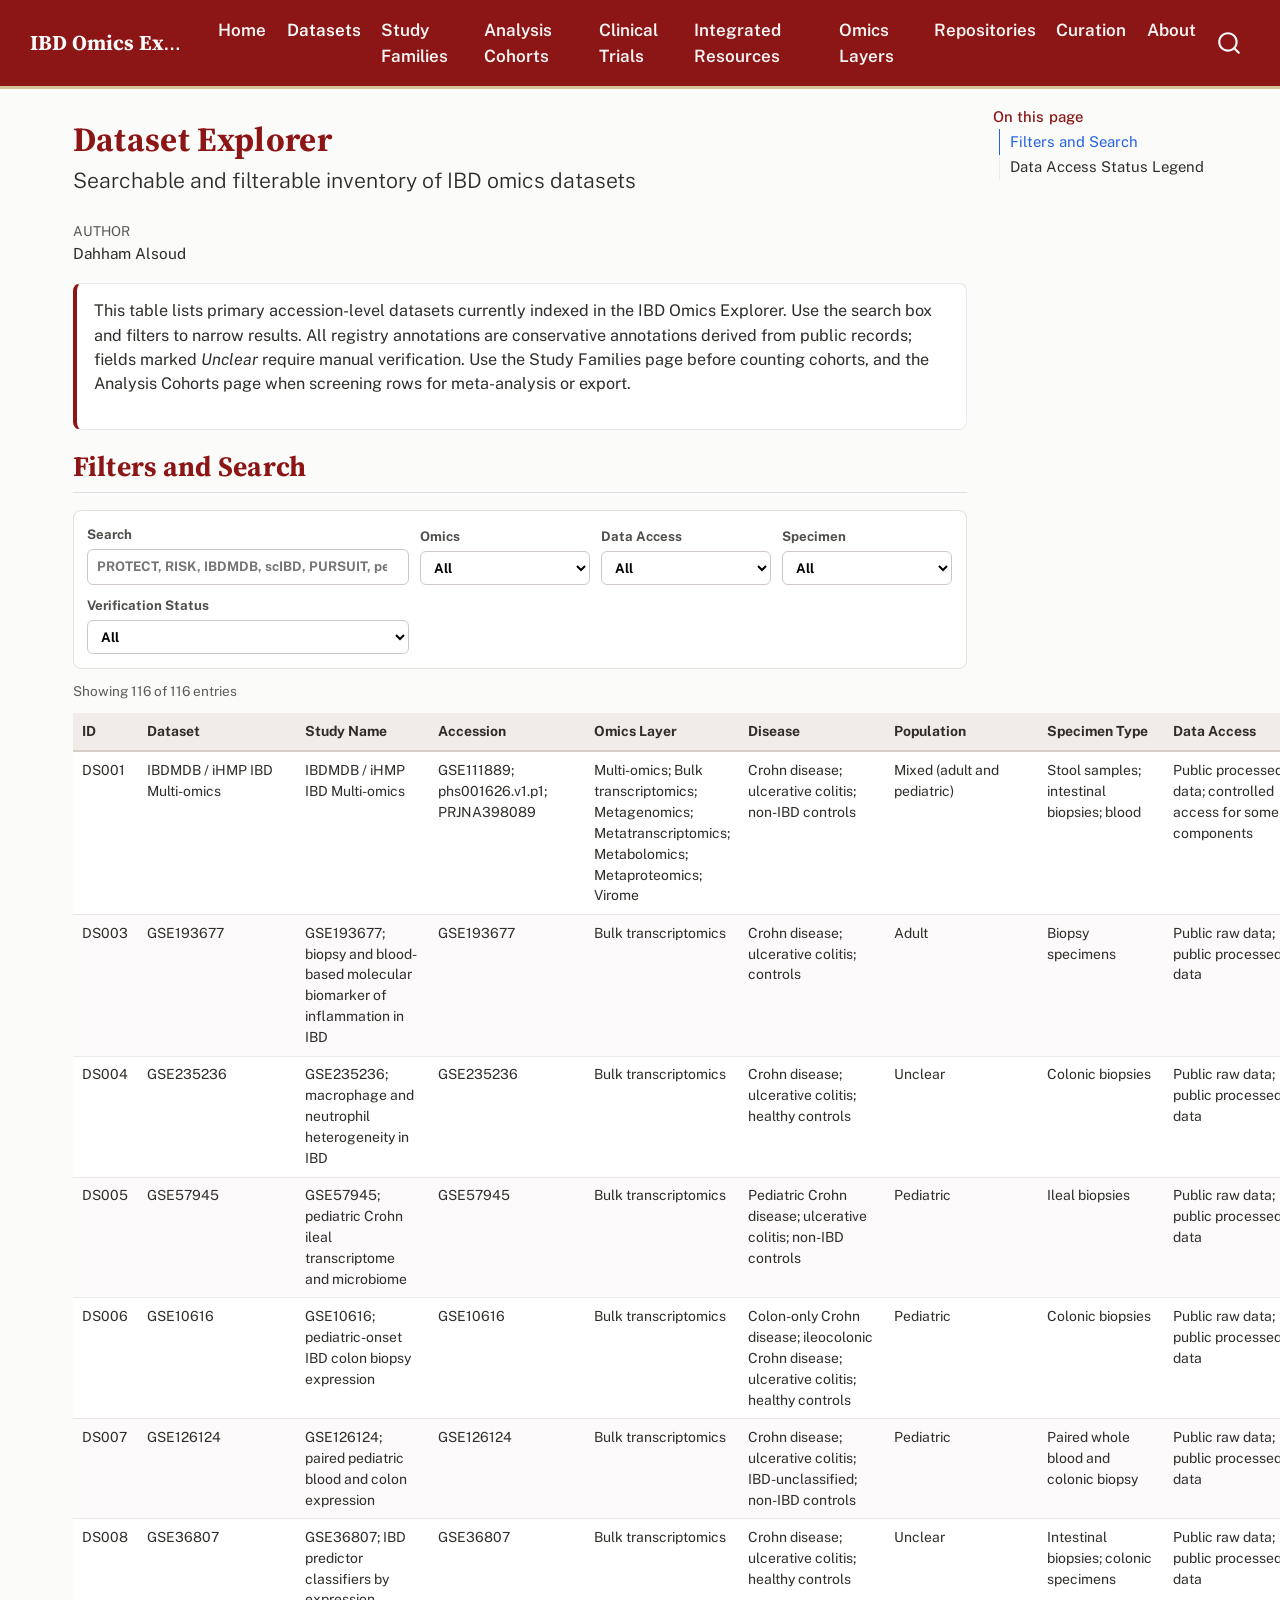
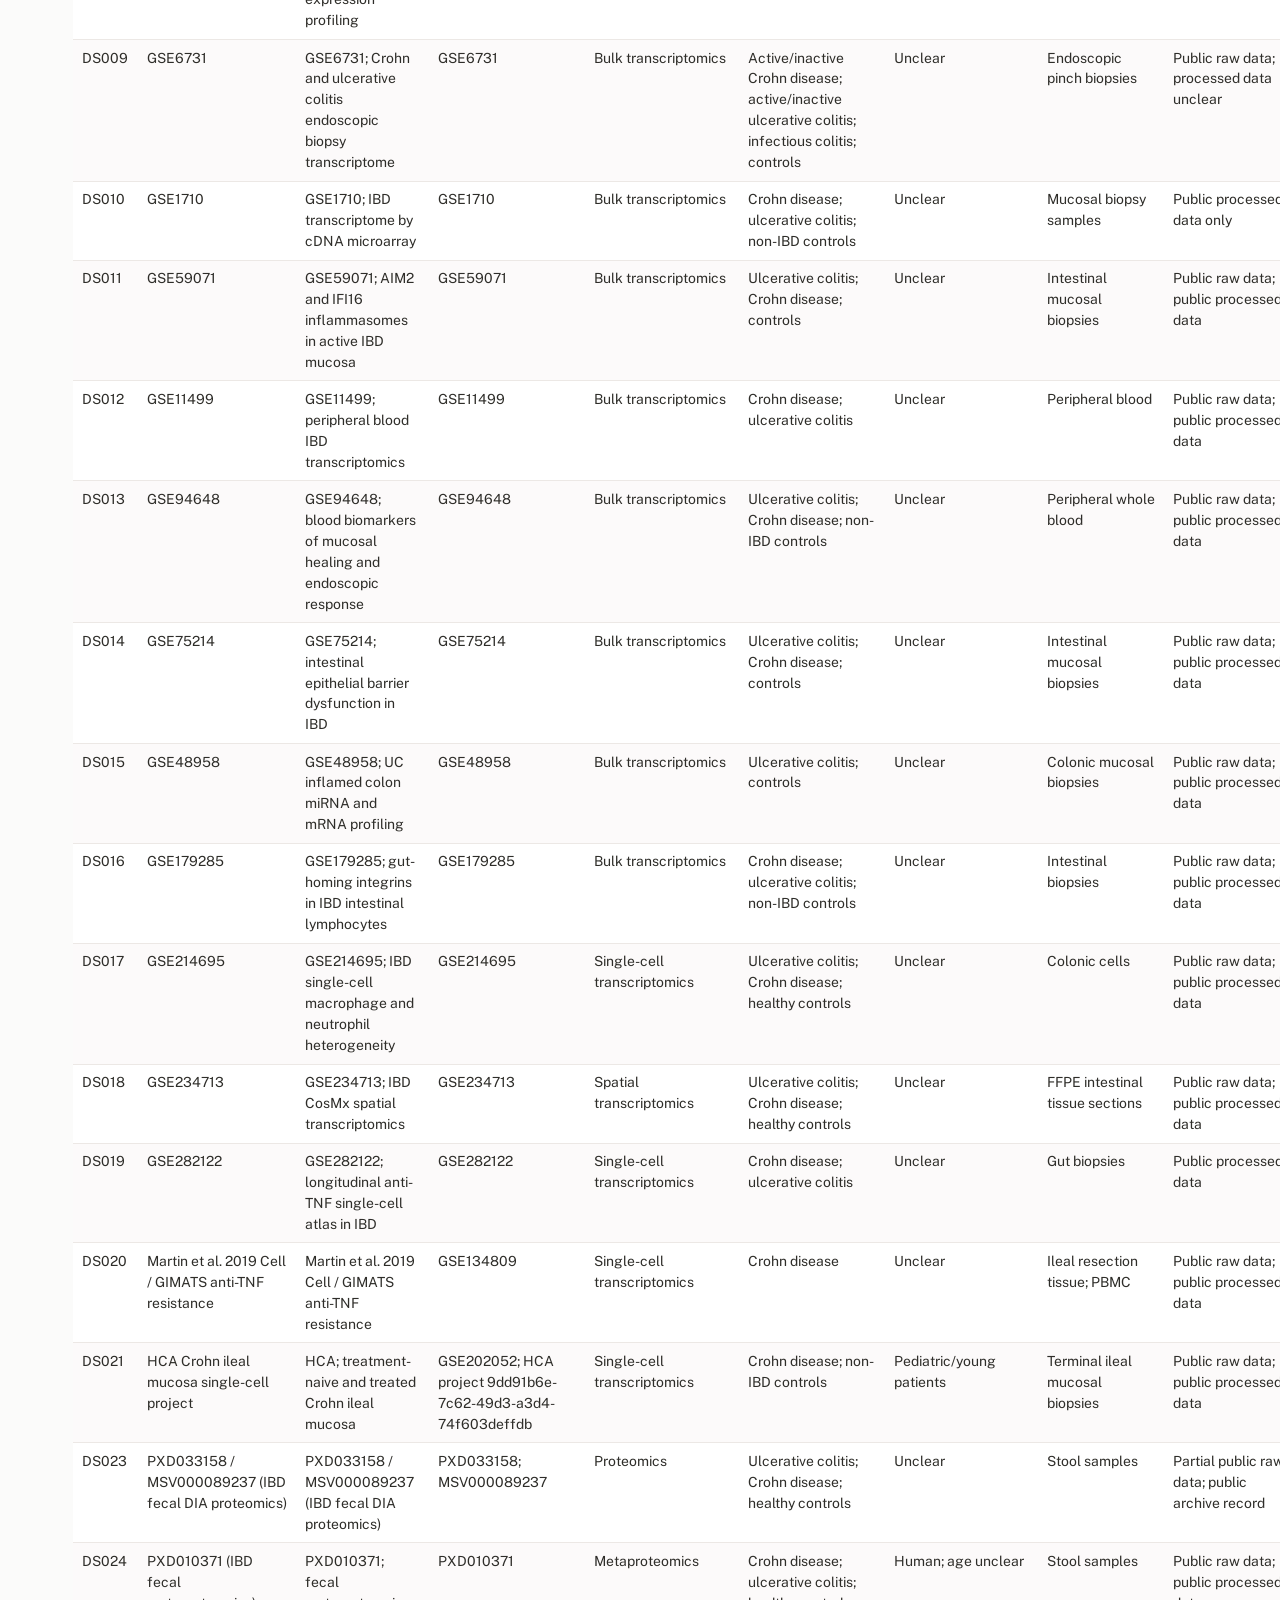
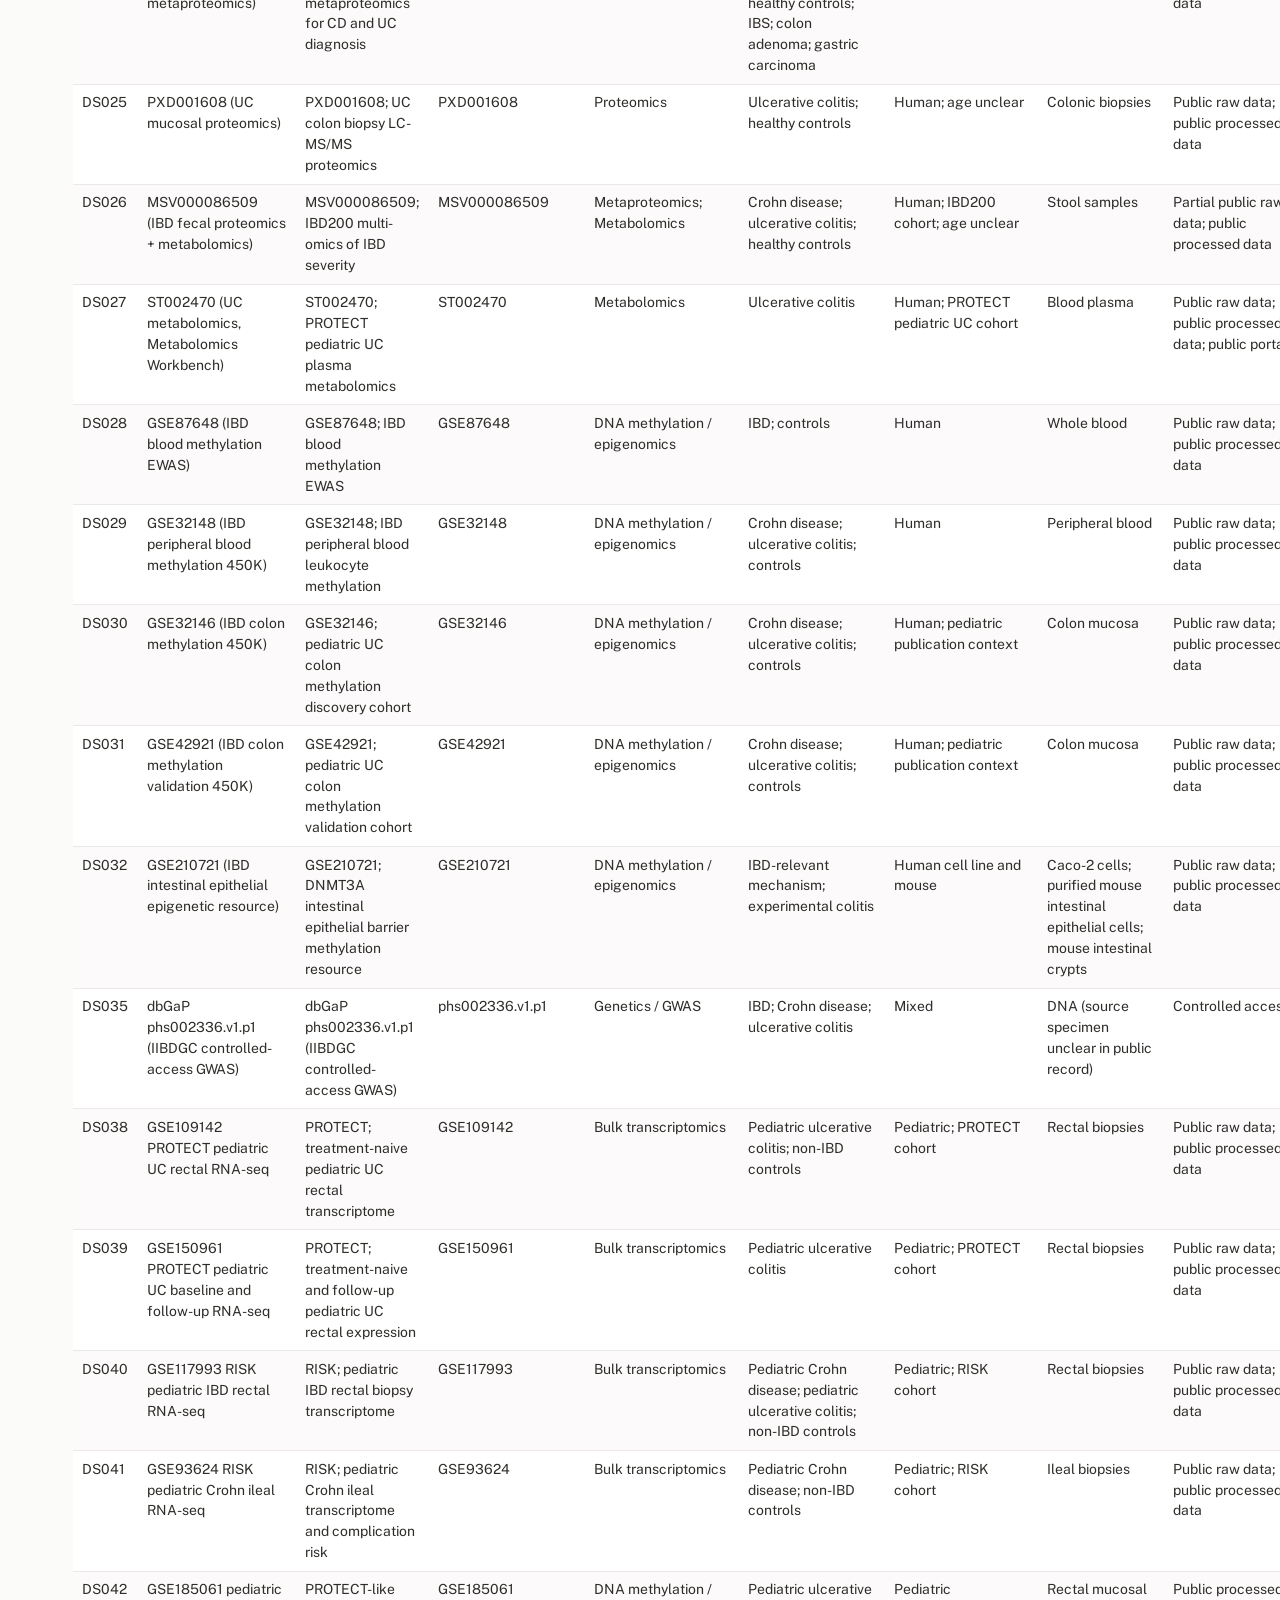
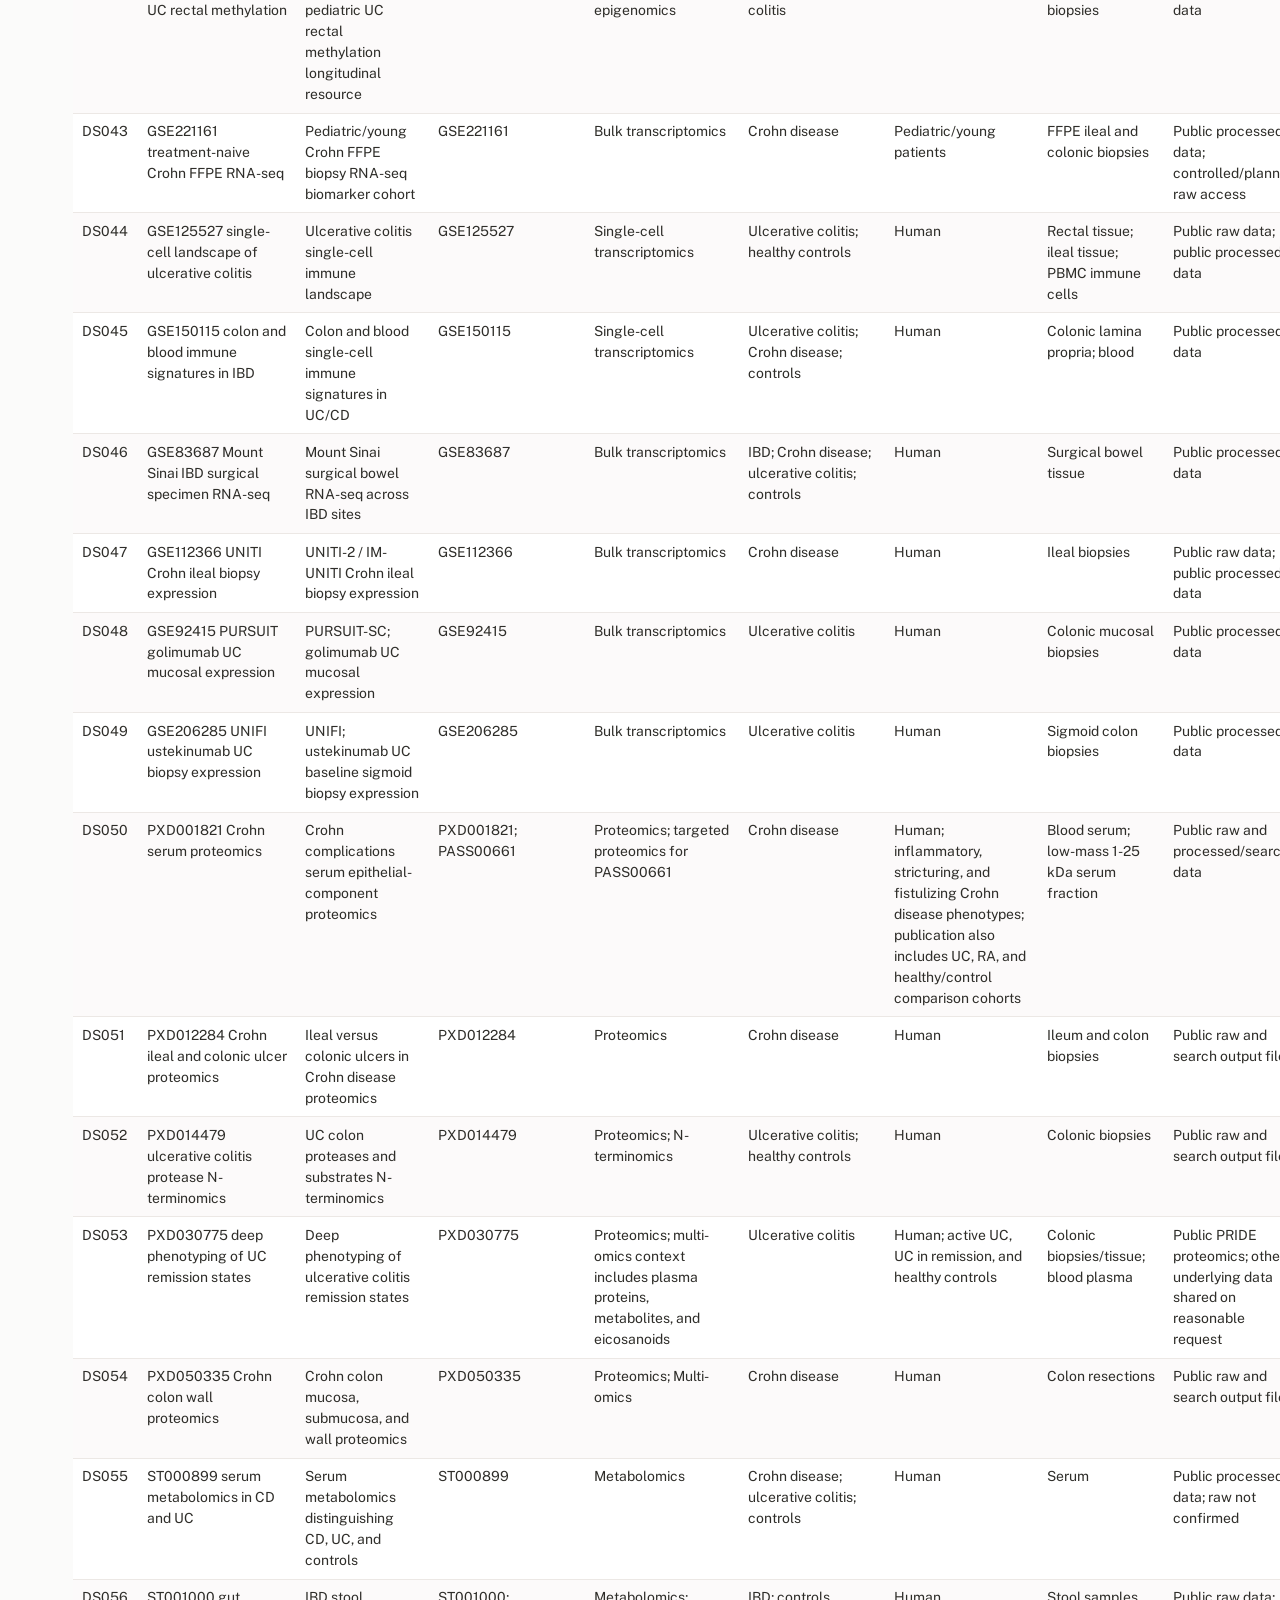
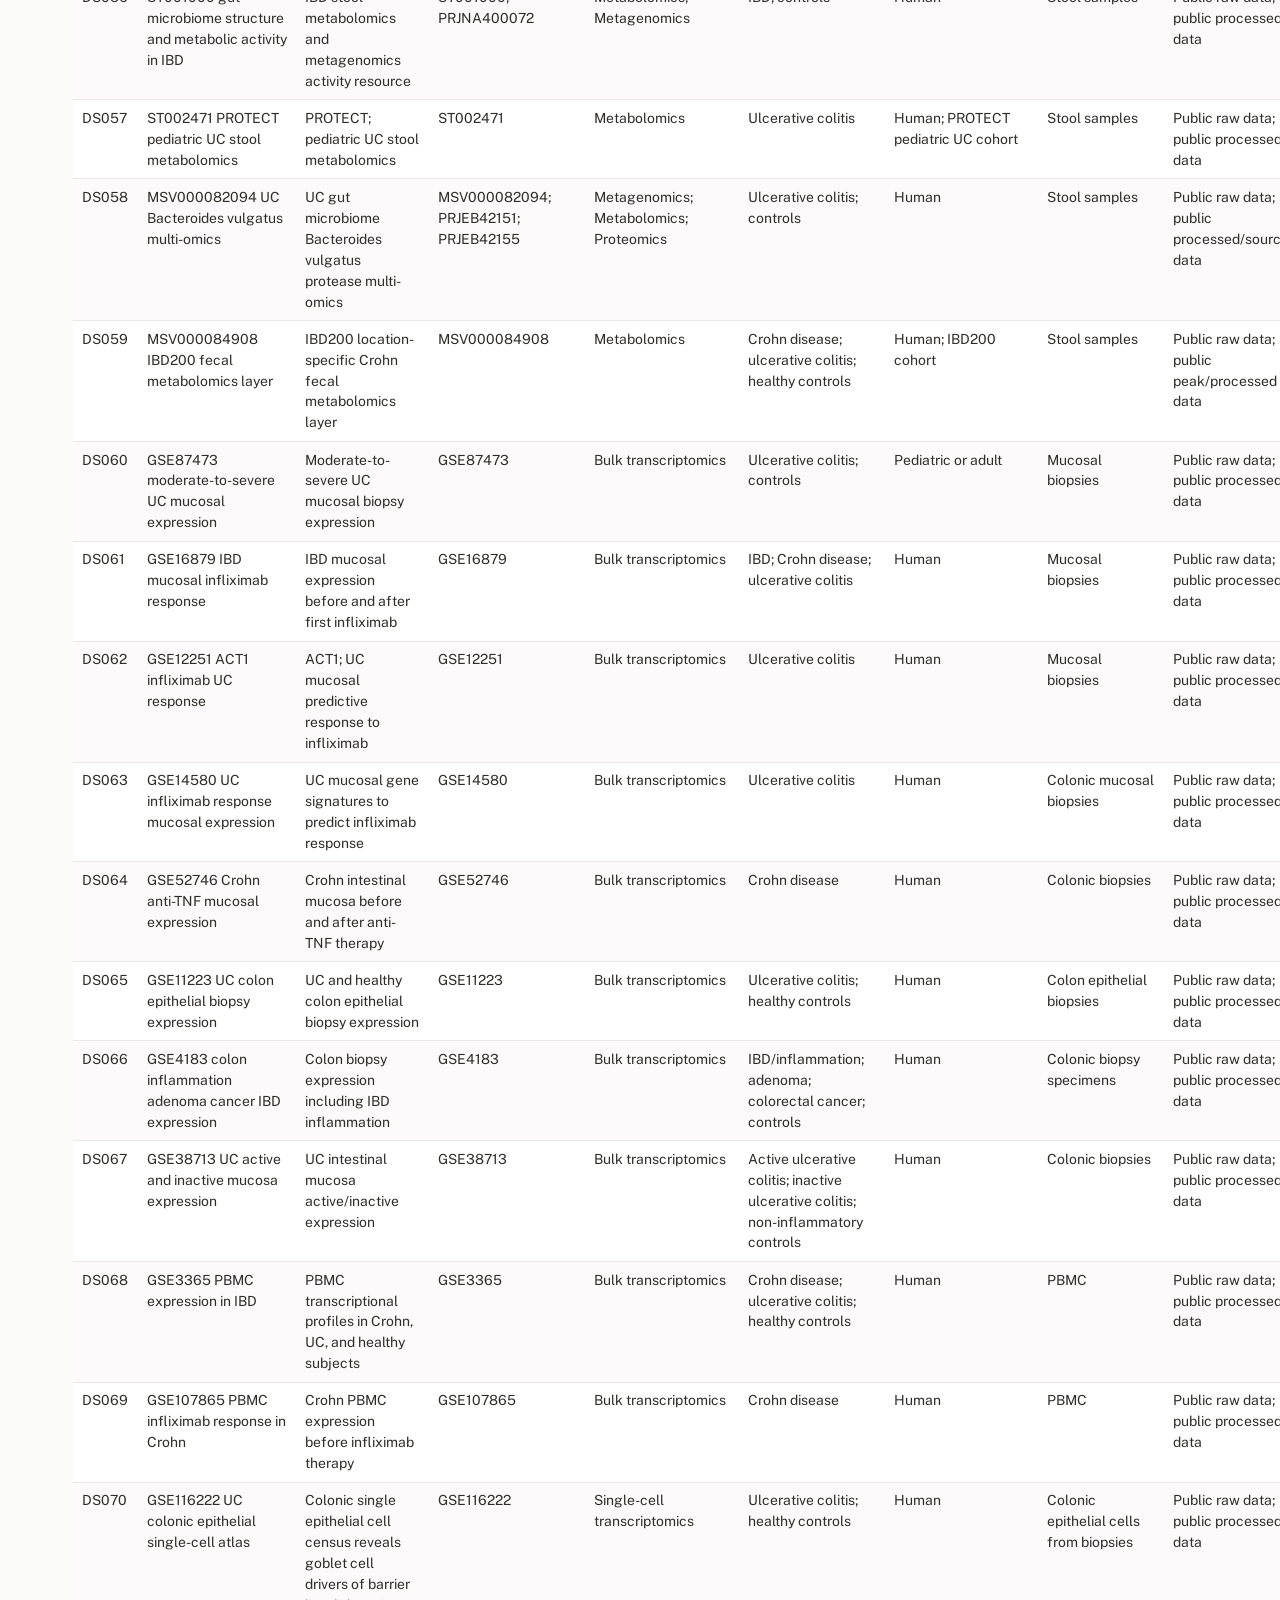
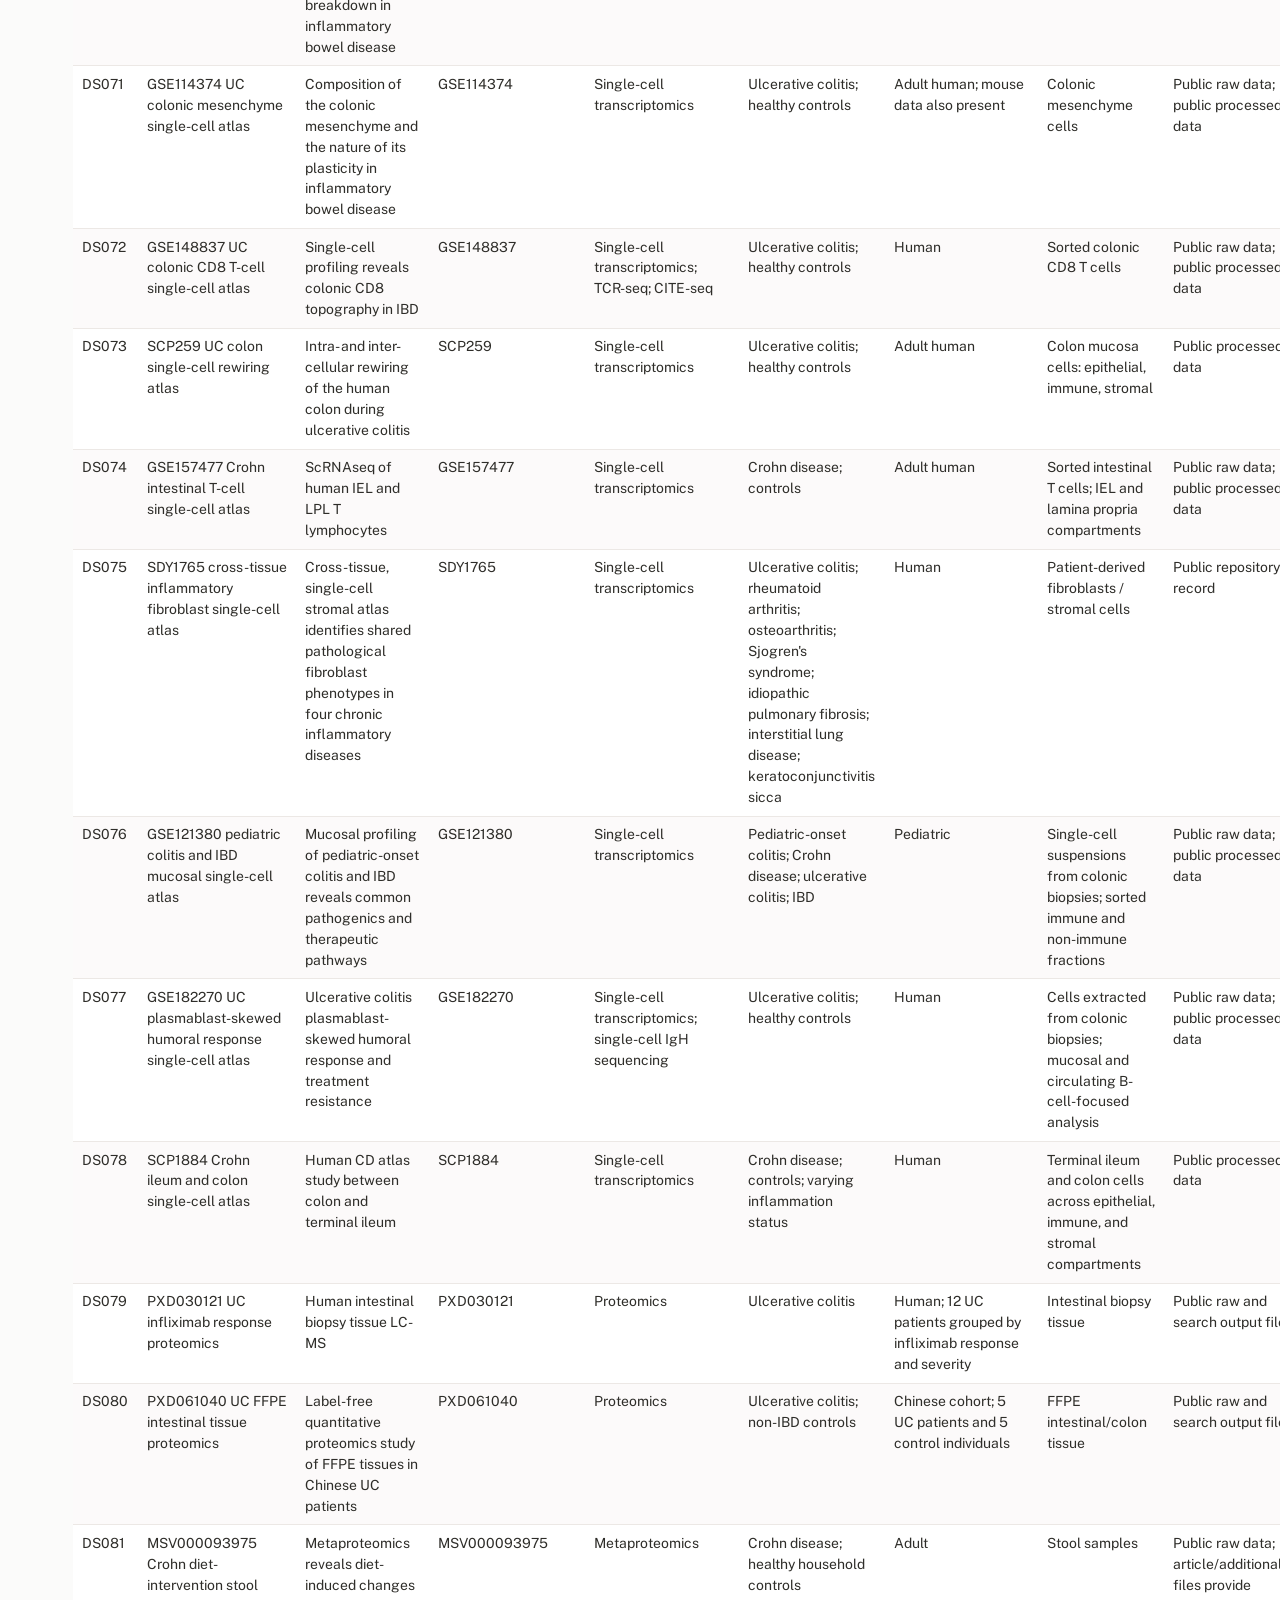
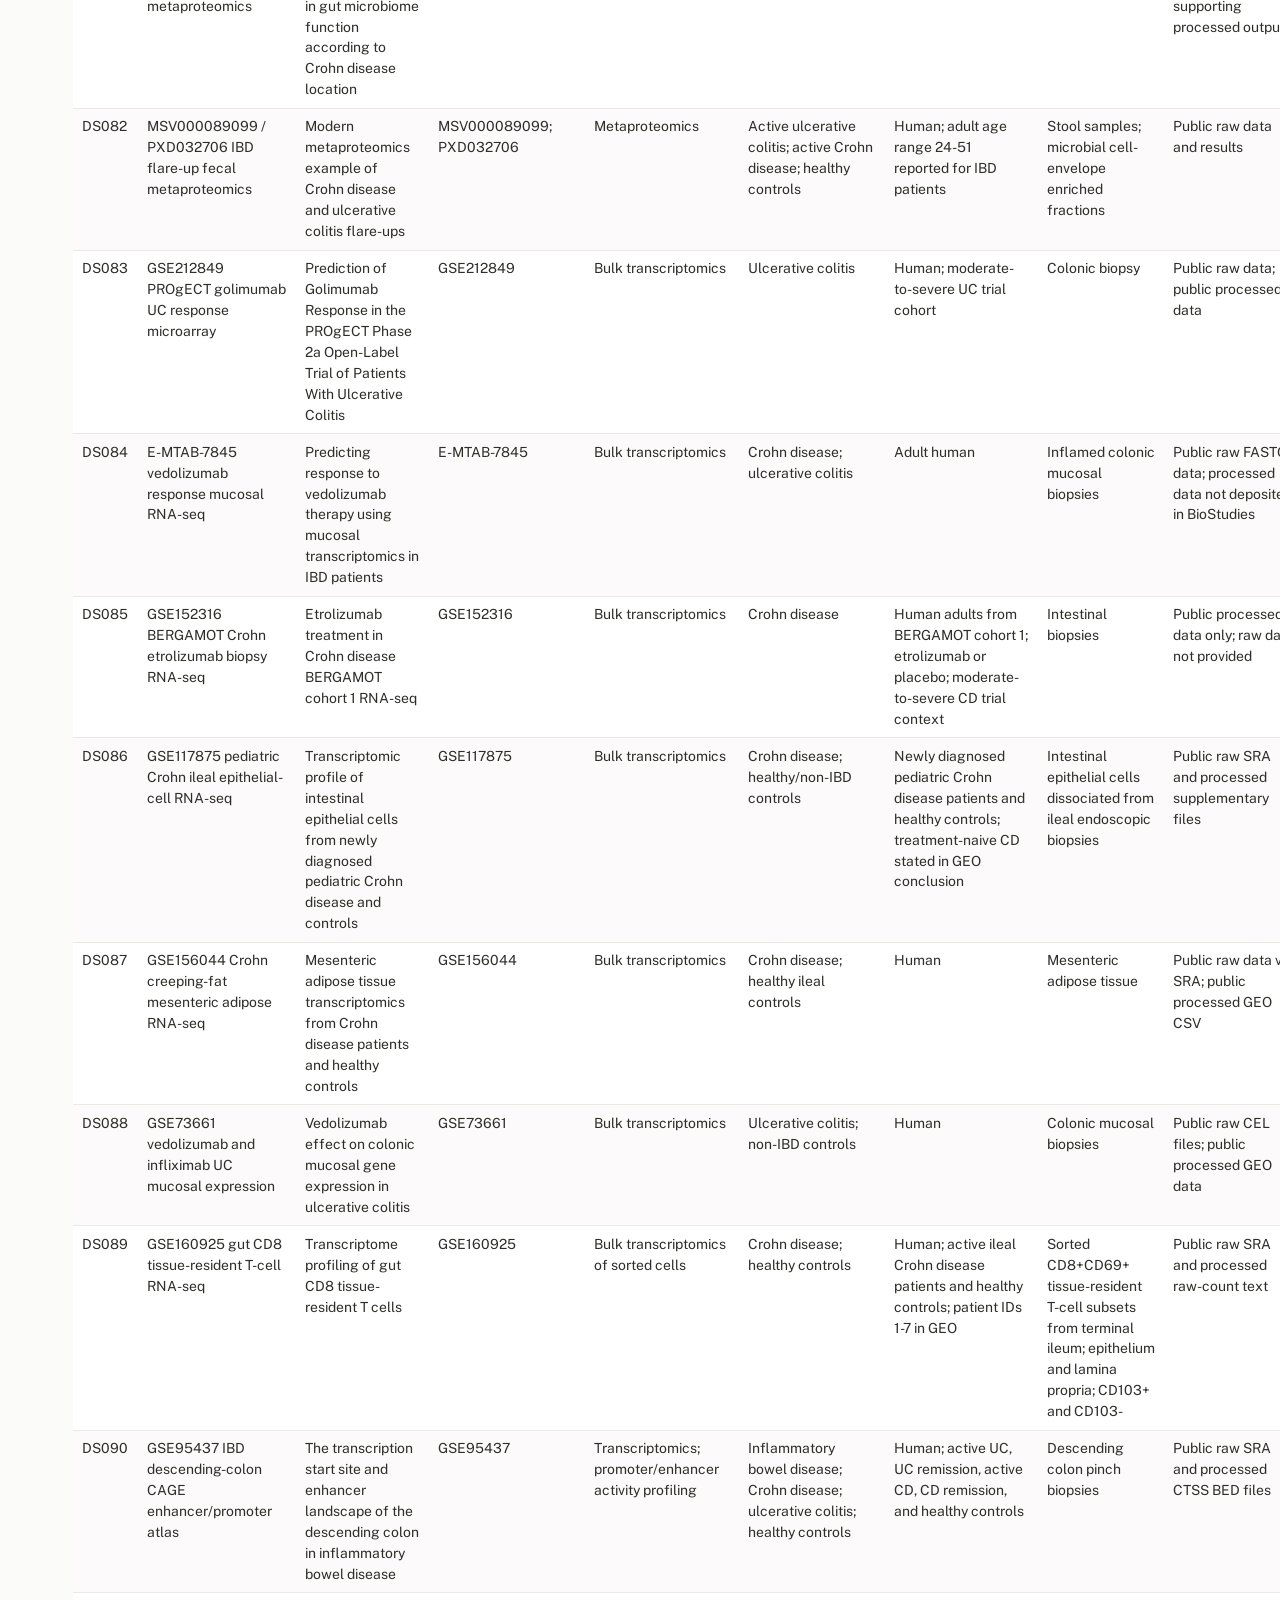
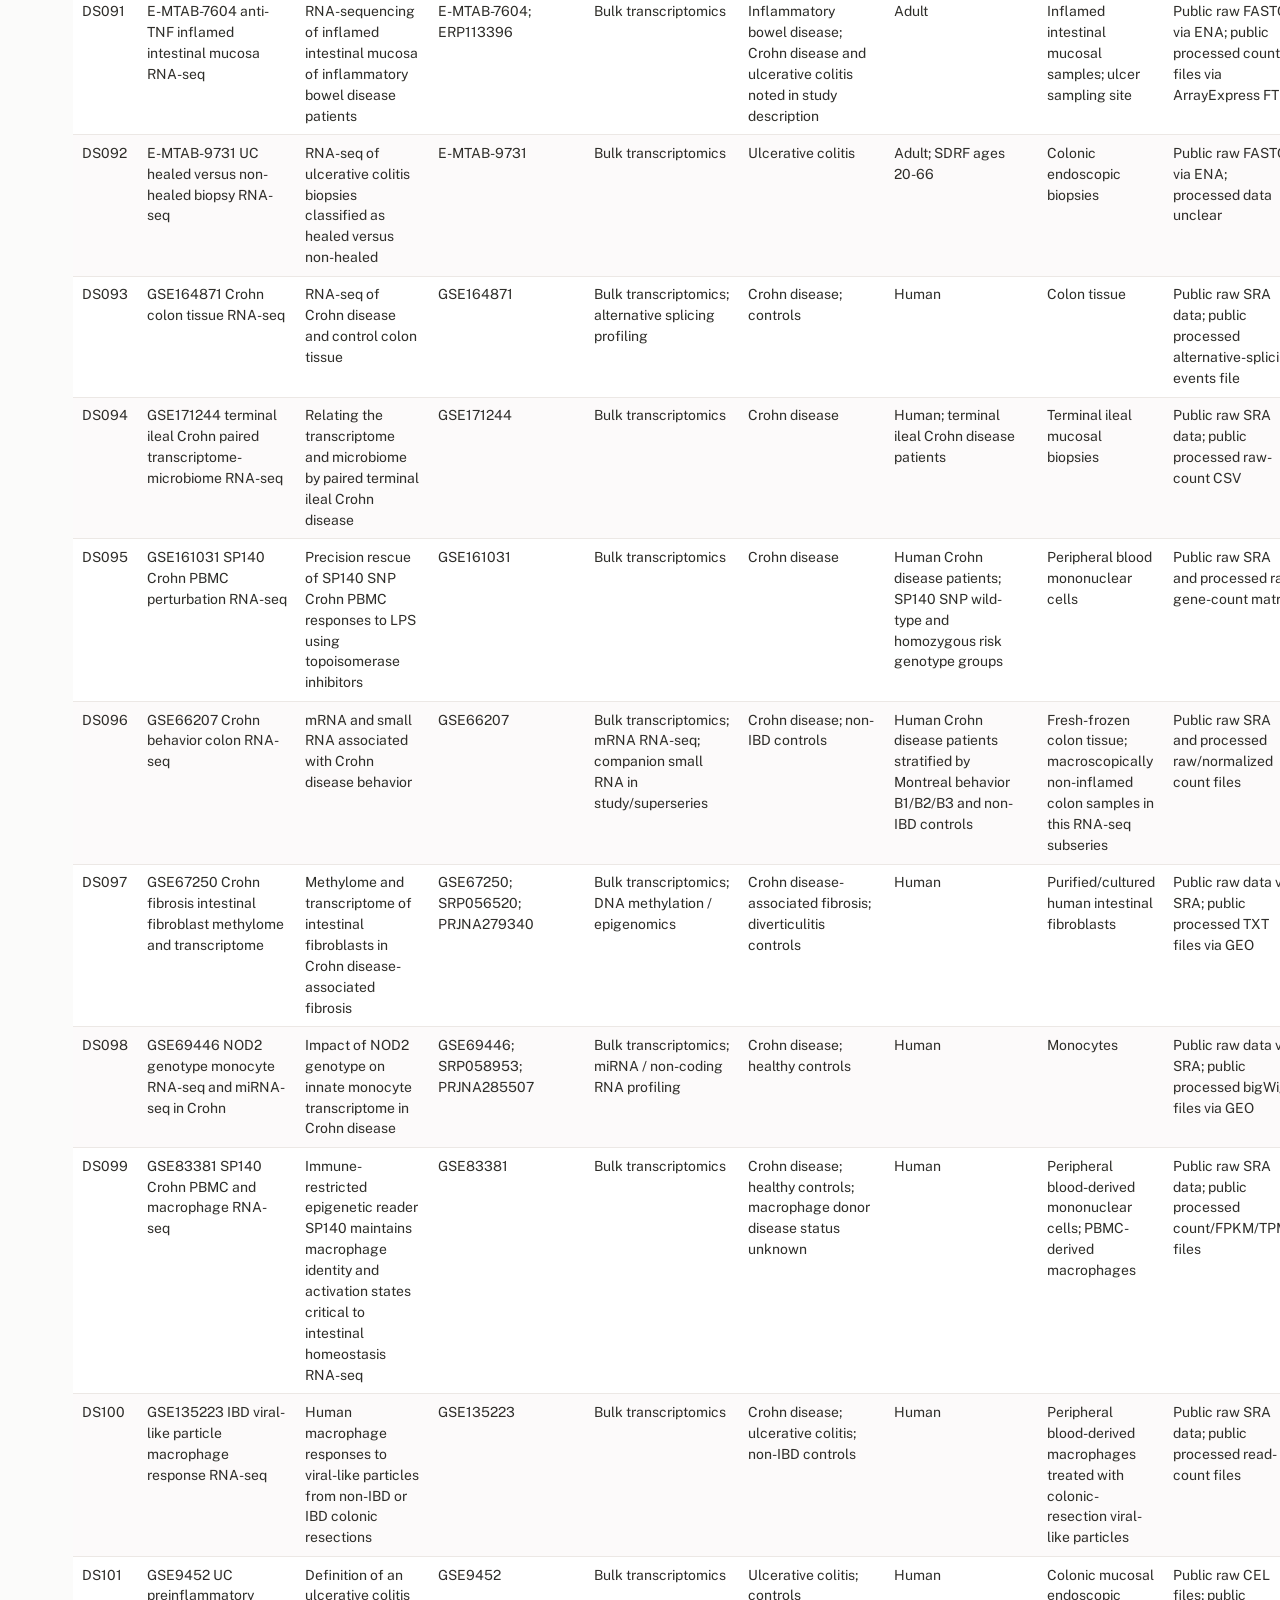
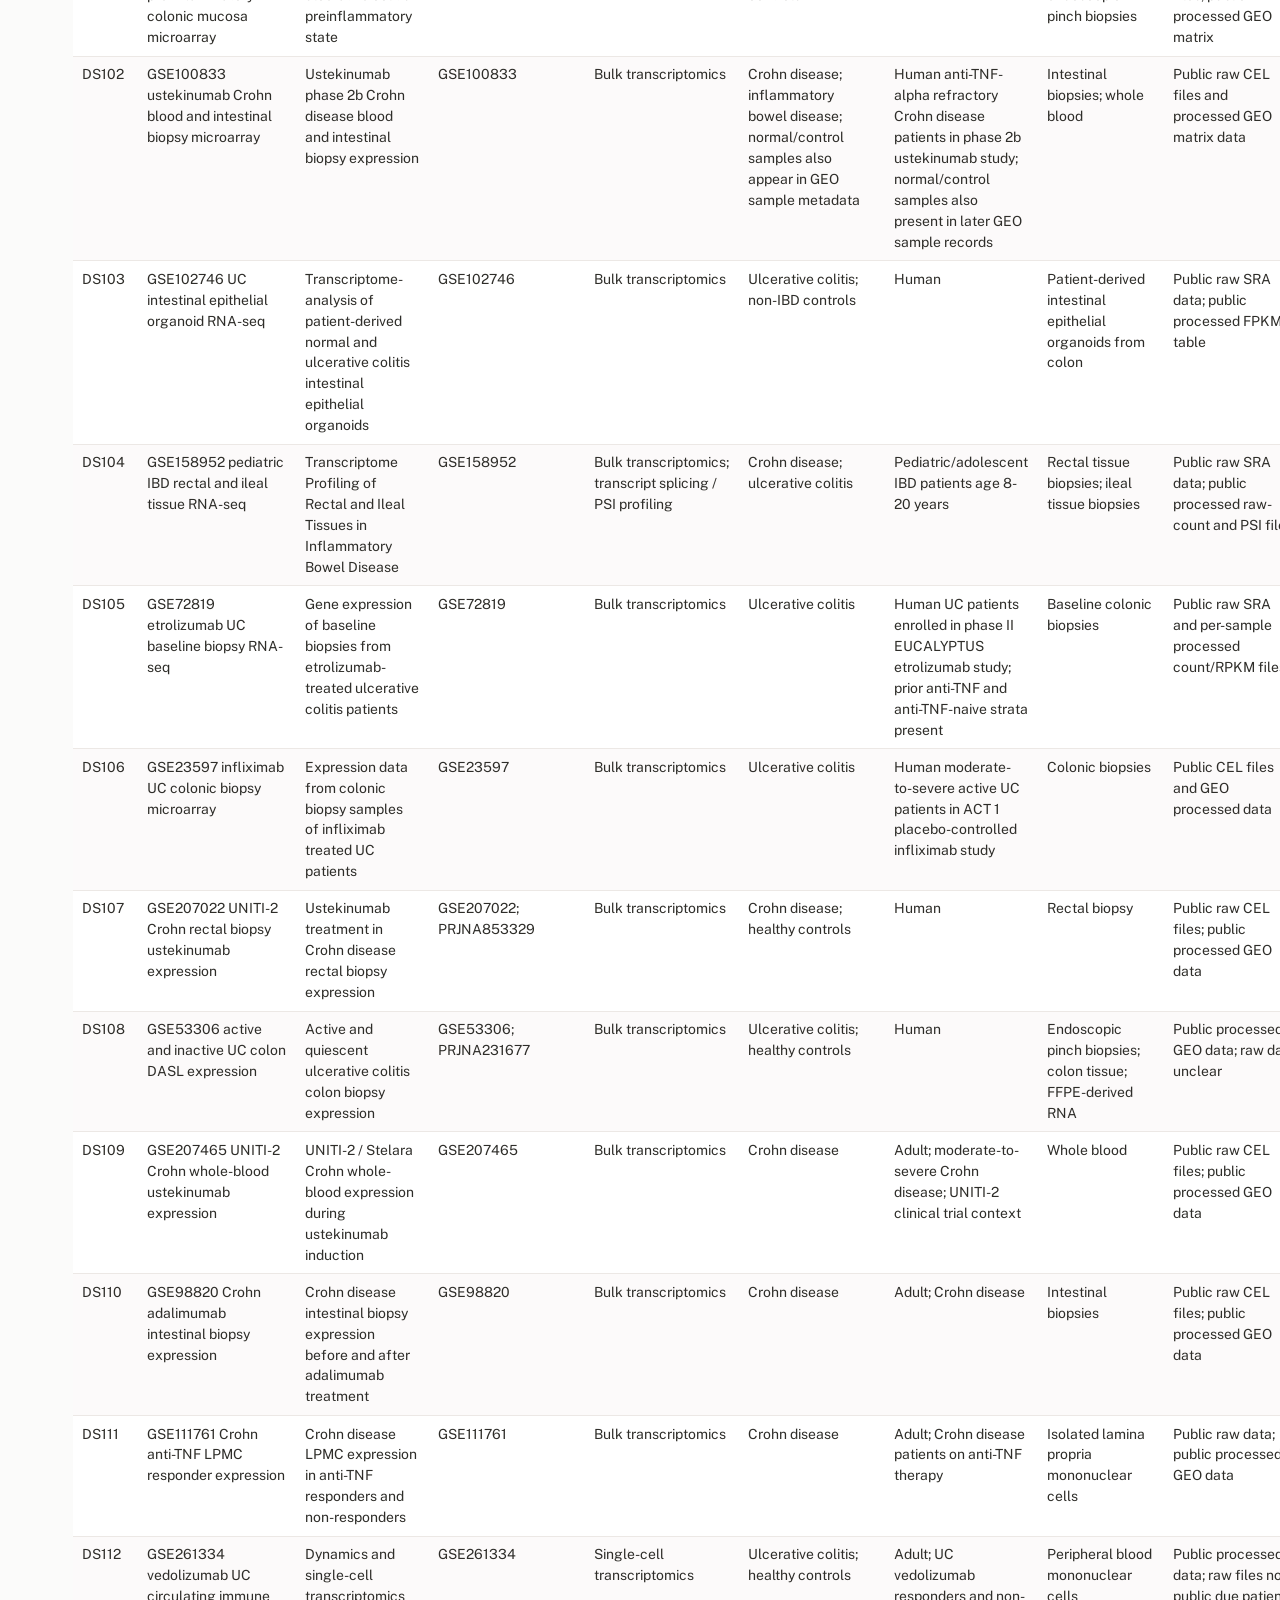
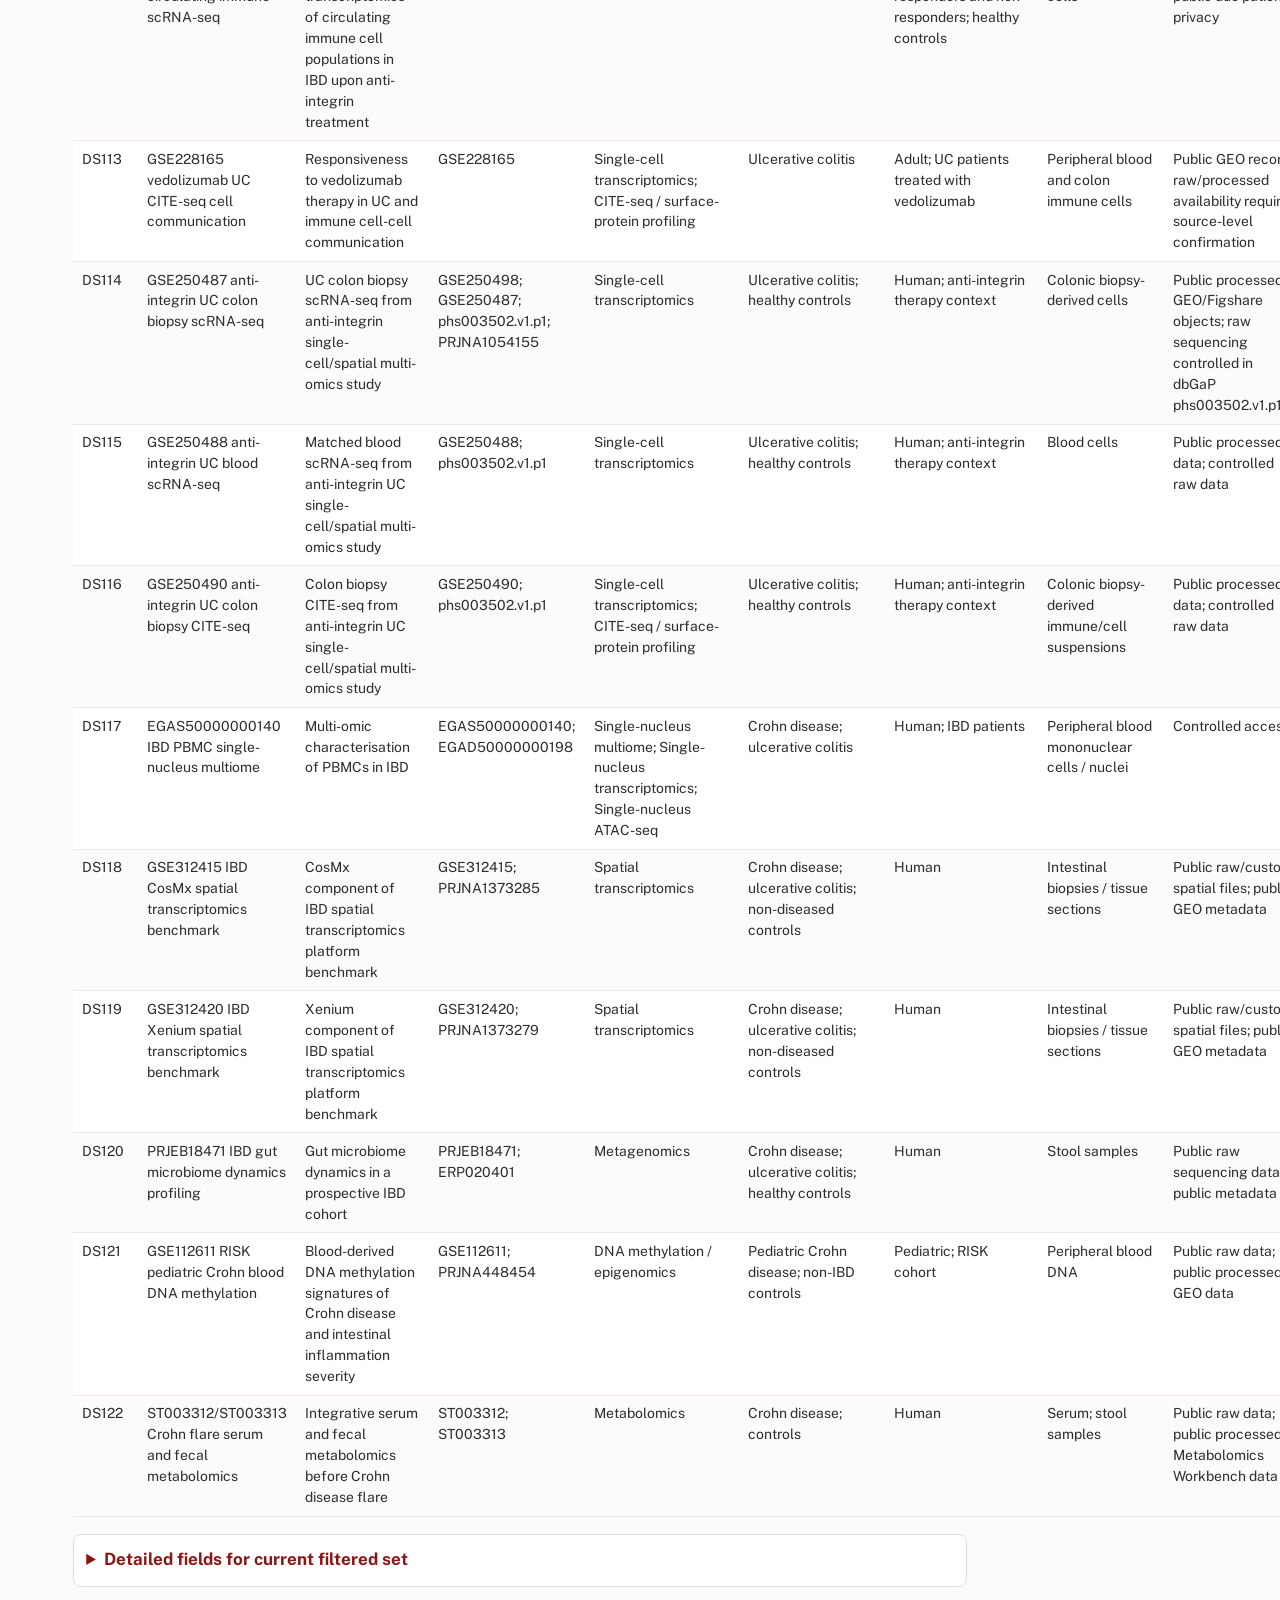
<file: docs/datasets.html>
<!DOCTYPE html>
<html xmlns="http://www.w3.org/1999/xhtml" lang="en" xml:lang="en"><head>

<meta charset="utf-8">
<meta name="generator" content="quarto-1.9.36">

<meta name="viewport" content="width=device-width, initial-scale=1.0, user-scalable=yes">

<meta name="author" content="Dahham Alsoud">

<title>Dataset Explorer – IBD Omics Explorer</title>
<style>
/* Default styles provided by pandoc.
** See https://pandoc.org/MANUAL.html#variables-for-html for config info.
*/
code{white-space: pre-wrap;}
span.smallcaps{font-variant: small-caps;}
div.columns{display: flex; gap: min(4vw, 1.5em);}
div.column{flex: auto; overflow-x: auto;}
div.hanging-indent{margin-left: 1.5em; text-indent: -1.5em;}
ul.task-list{list-style: none;}
ul.task-list li input[type="checkbox"] {
  width: 0.8em;
  margin: 0 0.8em 0.2em -1em; /* quarto-specific, see https://github.com/quarto-dev/quarto-cli/issues/4556 */ 
  vertical-align: middle;
}
</style>


<script src="site_libs/quarto-nav/quarto-nav.js"></script>
<script src="site_libs/quarto-nav/headroom.min.js"></script>
<script src="site_libs/clipboard/clipboard.min.js"></script>
<script src="site_libs/quarto-search/autocomplete.umd.js"></script>
<script src="site_libs/quarto-search/fuse.min.js"></script>
<script src="site_libs/quarto-search/quarto-search.js"></script>
<meta name="quarto:offset" content="./">
<script src="site_libs/quarto-html/quarto.js" type="module"></script>
<script src="site_libs/quarto-html/tabsets/tabsets.js" type="module"></script>
<script src="site_libs/quarto-html/popper.min.js"></script>
<script src="site_libs/quarto-html/tippy.umd.min.js"></script>
<script src="site_libs/quarto-html/anchor.min.js"></script>
<link href="site_libs/quarto-html/tippy.css" rel="stylesheet">
<link href="site_libs/quarto-html/quarto-syntax-highlighting-845c23b38eaddc0f92fda52bfe77a8c8.css" rel="stylesheet" id="quarto-text-highlighting-styles">
<script src="site_libs/bootstrap/bootstrap.min.js"></script>
<link href="site_libs/bootstrap/bootstrap-icons.css" rel="stylesheet">
<link href="site_libs/bootstrap/bootstrap-12b2063343efa455fa6c31bdd6356f0d.min.css" rel="stylesheet" append-hash="true" id="quarto-bootstrap" data-mode="light">
<script id="quarto-search-options" type="application/json">{
  "location": "navbar",
  "copy-button": false,
  "collapse-after": 3,
  "panel-placement": "end",
  "type": "overlay",
  "limit": 50,
  "keyboard-shortcut": [
    "f",
    "/",
    "s"
  ],
  "show-item-context": false,
  "language": {
    "search-no-results-text": "No results",
    "search-matching-documents-text": "matching documents",
    "search-copy-link-title": "Copy link to search",
    "search-hide-matches-text": "Hide additional matches",
    "search-more-match-text": "more match in this document",
    "search-more-matches-text": "more matches in this document",
    "search-clear-button-title": "Clear",
    "search-text-placeholder": "",
    "search-detached-cancel-button-title": "Cancel",
    "search-submit-button-title": "Submit",
    "search-label": "Search"
  }
}</script>
<style>html{ scroll-behavior: smooth; }</style>


<link rel="stylesheet" href="styles.css">
</head>

<body class="nav-fixed quarto-light">

<div id="quarto-search-results"></div>
  <header id="quarto-header" class="headroom fixed-top">
    <nav class="navbar navbar-expand-lg " data-bs-theme="dark">
      <div class="navbar-container container-fluid">
      <div class="navbar-brand-container mx-auto">
    <a class="navbar-brand" href="./index.html">
    <span class="navbar-title">IBD Omics Explorer</span>
    </a>
  </div>
            <div id="quarto-search" class="" title="Search"></div>
          <button class="navbar-toggler" type="button" data-bs-toggle="collapse" data-bs-target="#navbarCollapse" aria-controls="navbarCollapse" role="menu" aria-expanded="false" aria-label="Toggle navigation" onclick="if (window.quartoToggleHeadroom) { window.quartoToggleHeadroom(); }">
  <span class="navbar-toggler-icon"></span>
</button>
          <div class="collapse navbar-collapse" id="navbarCollapse">
            <ul class="navbar-nav navbar-nav-scroll me-auto">
  <li class="nav-item">
    <a class="nav-link" href="./index.html"> 
<span class="menu-text">Home</span></a>
  </li>  
  <li class="nav-item">
    <a class="nav-link active" href="./datasets.html" aria-current="page"> 
<span class="menu-text">Datasets</span></a>
  </li>  
  <li class="nav-item">
    <a class="nav-link" href="./study-families.html"> 
<span class="menu-text">Study Families</span></a>
  </li>  
  <li class="nav-item">
    <a class="nav-link" href="./analysis-cohorts.html"> 
<span class="menu-text">Analysis Cohorts</span></a>
  </li>  
  <li class="nav-item">
    <a class="nav-link" href="./clinical-trials.html"> 
<span class="menu-text">Clinical Trials</span></a>
  </li>  
  <li class="nav-item">
    <a class="nav-link" href="./integrated-resources.html"> 
<span class="menu-text">Integrated Resources</span></a>
  </li>  
  <li class="nav-item">
    <a class="nav-link" href="./omics-layers.html"> 
<span class="menu-text">Omics Layers</span></a>
  </li>  
  <li class="nav-item">
    <a class="nav-link" href="./repositories.html"> 
<span class="menu-text">Repositories</span></a>
  </li>  
  <li class="nav-item">
    <a class="nav-link" href="./curation-methods.html"> 
<span class="menu-text">Curation</span></a>
  </li>  
  <li class="nav-item">
    <a class="nav-link" href="./about.html"> 
<span class="menu-text">About</span></a>
  </li>  
</ul>
          </div> <!-- /navcollapse -->
            <div class="quarto-navbar-tools">
</div>
      </div> <!-- /container-fluid -->
    </nav>
</header>
<!-- content -->
<div id="quarto-content" class="quarto-container page-columns page-rows-contents page-layout-full page-navbar">
<!-- sidebar -->
<!-- margin-sidebar -->
    <div id="quarto-margin-sidebar" class="sidebar margin-sidebar">
        <nav id="TOC" role="doc-toc" class="toc-active">
    <h2 id="toc-title">On this page</h2>
   
  <ul>
  <li><a href="#filters-and-search" id="toc-filters-and-search" class="nav-link active" data-scroll-target="#filters-and-search">Filters and Search</a></li>
  <li><a href="#data-access-status-legend" id="toc-data-access-status-legend" class="nav-link" data-scroll-target="#data-access-status-legend">Data Access Status Legend</a></li>
  </ul>
</nav>
    </div>
<!-- main -->
<main class="content column-page-left" id="quarto-document-content">

<header id="title-block-header" class="quarto-title-block default">
<div class="quarto-title">
<h1 class="title">Dataset Explorer</h1>
<p class="subtitle lead">Searchable and filterable inventory of IBD omics datasets</p>
</div>



<div class="quarto-title-meta column-page-left">

    <div>
    <div class="quarto-title-meta-heading">Author</div>
    <div class="quarto-title-meta-contents">
             <p>Dahham Alsoud </p>
          </div>
  </div>
    
  
    
  </div>
  


</header>


<div class="page-intro">
<p>This table lists primary accession-level datasets currently indexed in the IBD Omics Explorer. Use the search box and filters to narrow results. All registry annotations are conservative annotations derived from public records; fields marked <em>Unclear</em> require manual verification. Use the Study Families page before counting cohorts, and the Analysis Cohorts page when screening rows for meta-analysis or export.</p>
</div>
<section id="filters-and-search" class="level2">
<h2 class="anchored" data-anchor-id="filters-and-search">Filters and Search</h2>
<div id="dataset-explorer">

</div>
<hr>
</section>
<section id="data-access-status-legend" class="level2">
<h2 class="anchored" data-anchor-id="data-access-status-legend">Data Access Status Legend</h2>
<table class="caption-top table">
<colgroup>
<col style="width: 50%">
<col style="width: 50%">
</colgroup>
<thead>
<tr class="header">
<th>Label</th>
<th>Meaning</th>
</tr>
</thead>
<tbody>
<tr class="odd">
<td>Public raw data</td>
<td>Raw data files (FASTQ, CEL, IDAT, mzML, count matrices, etc.) are publicly downloadable</td>
</tr>
<tr class="even">
<td>Public processed data</td>
<td>Processed expression/abundance matrix is available; raw data may not be public</td>
</tr>
<tr class="odd">
<td>Public portal</td>
<td>Data are accessible via a public portal or database</td>
</tr>
<tr class="even">
<td>Controlled access</td>
<td>Indexed publicly but requires application or institutional approval</td>
</tr>
<tr class="odd">
<td>Publication only</td>
<td>Described in a publication; reusable data files are not clearly available</td>
</tr>
<tr class="even">
<td>Unclear</td>
<td>Repository record exists but data availability or source metadata are incomplete</td>
</tr>
</tbody>
</table>
<div class="disclaimer">
<p><strong>Note.</strong> Data access status and registry annotations were assigned conservatively based on public records available at the time of curation. Availability may change. Always verify directly with the source repository before initiating analysis.</p>
</div>


</section>

</main> <!-- /main -->
<script src="site-tables.js?v=20260510-7"></script>
<script id="quarto-html-after-body" type="application/javascript">
  window.document.addEventListener("DOMContentLoaded", function (event) {
    const icon = "";
    const anchorJS = new window.AnchorJS();
    anchorJS.options = {
      placement: 'right',
      icon: icon
    };
    anchorJS.add('.anchored');
    const isCodeAnnotation = (el) => {
      for (const clz of el.classList) {
        if (clz.startsWith('code-annotation-')) {                     
          return true;
        }
      }
      return false;
    }
    const onCopySuccess = function(e) {
      // button target
      const button = e.trigger;
      // don't keep focus
      button.blur();
      // flash "checked"
      button.classList.add('code-copy-button-checked');
      var currentTitle = button.getAttribute("title");
      button.setAttribute("title", "Copied!");
      let tooltip;
      if (window.bootstrap) {
        button.setAttribute("data-bs-toggle", "tooltip");
        button.setAttribute("data-bs-placement", "left");
        button.setAttribute("data-bs-title", "Copied!");
        tooltip = new bootstrap.Tooltip(button, 
          { trigger: "manual", 
            customClass: "code-copy-button-tooltip",
            offset: [0, -8]});
        tooltip.show();    
      }
      setTimeout(function() {
        if (tooltip) {
          tooltip.hide();
          button.removeAttribute("data-bs-title");
          button.removeAttribute("data-bs-toggle");
          button.removeAttribute("data-bs-placement");
        }
        button.setAttribute("title", currentTitle);
        button.classList.remove('code-copy-button-checked');
      }, 1000);
      // clear code selection
      e.clearSelection();
    }
    const getTextToCopy = function(trigger) {
      const outerScaffold = trigger.parentElement.cloneNode(true);
      const codeEl = outerScaffold.querySelector('code');
      for (const childEl of codeEl.children) {
        if (isCodeAnnotation(childEl)) {
          childEl.remove();
        }
      }
      return codeEl.innerText;
    }
    const clipboard = new window.ClipboardJS('.code-copy-button:not([data-in-quarto-modal])', {
      text: getTextToCopy
    });
    clipboard.on('success', onCopySuccess);
    if (window.document.getElementById('quarto-embedded-source-code-modal')) {
      const clipboardModal = new window.ClipboardJS('.code-copy-button[data-in-quarto-modal]', {
        text: getTextToCopy,
        container: window.document.getElementById('quarto-embedded-source-code-modal')
      });
      clipboardModal.on('success', onCopySuccess);
    }
      var localhostRegex = new RegExp(/^(?:http|https):\/\/localhost\:?[0-9]*\//);
      var mailtoRegex = new RegExp(/^mailto:/);
        var filterRegex = new RegExp("https:\/\/dahhamalsoud\.github\.io\/ibd-omics-explorer");
      var isInternal = (href) => {
          return filterRegex.test(href) || localhostRegex.test(href) || mailtoRegex.test(href);
      }
      // Inspect non-navigation links and adorn them if external
     var links = window.document.querySelectorAll('a[href]:not(.nav-link):not(.navbar-brand):not(.toc-action):not(.sidebar-link):not(.sidebar-item-toggle):not(.pagination-link):not(.no-external):not([aria-hidden]):not(.dropdown-item):not(.quarto-navigation-tool):not(.about-link)');
      for (var i=0; i<links.length; i++) {
        const link = links[i];
        if (!isInternal(link.href)) {
          // undo the damage that might have been done by quarto-nav.js in the case of
          // links that we want to consider external
          if (link.dataset.originalHref !== undefined) {
            link.href = link.dataset.originalHref;
          }
            // target, if specified
            link.setAttribute("target", "_blank");
            if (link.getAttribute("rel") === null) {
              link.setAttribute("rel", "noopener");
            }
            // default icon
            link.classList.add("external");
        }
      }
    function tippyHover(el, contentFn, onTriggerFn, onUntriggerFn) {
      const config = {
        allowHTML: true,
        maxWidth: 500,
        delay: 100,
        arrow: false,
        appendTo: function(el) {
            return el.parentElement;
        },
        interactive: true,
        interactiveBorder: 10,
        theme: 'quarto',
        placement: 'bottom-start',
      };
      if (contentFn) {
        config.content = contentFn;
      }
      if (onTriggerFn) {
        config.onTrigger = onTriggerFn;
      }
      if (onUntriggerFn) {
        config.onUntrigger = onUntriggerFn;
      }
      window.tippy(el, config); 
    }
    const noterefs = window.document.querySelectorAll('a[role="doc-noteref"]');
    for (var i=0; i<noterefs.length; i++) {
      const ref = noterefs[i];
      tippyHover(ref, function() {
        // use id or data attribute instead here
        let href = ref.getAttribute('data-footnote-href') || ref.getAttribute('href');
        try { href = new URL(href).hash; } catch {}
        const id = href.replace(/^#\/?/, "");
        const note = window.document.getElementById(id);
        if (note) {
          return note.innerHTML;
        } else {
          return "";
        }
      });
    }
    const xrefs = window.document.querySelectorAll('a.quarto-xref');
    const processXRef = (id, note) => {
      // Strip column container classes
      const stripColumnClz = (el) => {
        el.classList.remove("page-full", "page-columns");
        if (el.children) {
          for (const child of el.children) {
            stripColumnClz(child);
          }
        }
      }
      stripColumnClz(note)
      if (id === null || id.startsWith('sec-')) {
        // Special case sections, only their first couple elements
        const container = document.createElement("div");
        if (note.children && note.children.length > 2) {
          container.appendChild(note.children[0].cloneNode(true));
          for (let i = 1; i < note.children.length; i++) {
            const child = note.children[i];
            if (child.tagName === "P" && child.innerText === "") {
              continue;
            } else {
              container.appendChild(child.cloneNode(true));
              break;
            }
          }
          if (window.Quarto?.typesetMath) {
            window.Quarto.typesetMath(container);
          }
          return container.innerHTML
        } else {
          if (window.Quarto?.typesetMath) {
            window.Quarto.typesetMath(note);
          }
          return note.innerHTML;
        }
      } else {
        // Remove any anchor links if they are present
        const anchorLink = note.querySelector('a.anchorjs-link');
        if (anchorLink) {
          anchorLink.remove();
        }
        if (window.Quarto?.typesetMath) {
          window.Quarto.typesetMath(note);
        }
        if (note.classList.contains("callout")) {
          return note.outerHTML;
        } else {
          return note.innerHTML;
        }
      }
    }
    for (var i=0; i<xrefs.length; i++) {
      const xref = xrefs[i];
      tippyHover(xref, undefined, function(instance) {
        instance.disable();
        let url = xref.getAttribute('href');
        let hash = undefined; 
        if (url.startsWith('#')) {
          hash = url;
        } else {
          try { hash = new URL(url).hash; } catch {}
        }
        if (hash) {
          const id = hash.replace(/^#\/?/, "");
          const note = window.document.getElementById(id);
          if (note !== null) {
            try {
              const html = processXRef(id, note.cloneNode(true));
              instance.setContent(html);
            } finally {
              instance.enable();
              instance.show();
            }
          } else {
            // See if we can fetch this
            fetch(url.split('#')[0])
            .then(res => res.text())
            .then(html => {
              const parser = new DOMParser();
              const htmlDoc = parser.parseFromString(html, "text/html");
              const note = htmlDoc.getElementById(id);
              if (note !== null) {
                const html = processXRef(id, note);
                instance.setContent(html);
              } 
            }).finally(() => {
              instance.enable();
              instance.show();
            });
          }
        } else {
          // See if we can fetch a full url (with no hash to target)
          // This is a special case and we should probably do some content thinning / targeting
          fetch(url)
          .then(res => res.text())
          .then(html => {
            const parser = new DOMParser();
            const htmlDoc = parser.parseFromString(html, "text/html");
            const note = htmlDoc.querySelector('main.content');
            if (note !== null) {
              // This should only happen for chapter cross references
              // (since there is no id in the URL)
              // remove the first header
              if (note.children.length > 0 && note.children[0].tagName === "HEADER") {
                note.children[0].remove();
              }
              const html = processXRef(null, note);
              instance.setContent(html);
            } 
          }).finally(() => {
            instance.enable();
            instance.show();
          });
        }
      }, function(instance) {
      });
    }
        let selectedAnnoteEl;
        const selectorForAnnotation = ( cell, annotation) => {
          let cellAttr = 'data-code-cell="' + cell + '"';
          let lineAttr = 'data-code-annotation="' +  annotation + '"';
          const selector = 'span[' + cellAttr + '][' + lineAttr + ']';
          return selector;
        }
        const selectCodeLines = (annoteEl) => {
          const doc = window.document;
          const targetCell = annoteEl.getAttribute("data-target-cell");
          const targetAnnotation = annoteEl.getAttribute("data-target-annotation");
          const annoteSpan = window.document.querySelector(selectorForAnnotation(targetCell, targetAnnotation));
          const lines = annoteSpan.getAttribute("data-code-lines").split(",");
          const lineIds = lines.map((line) => {
            return targetCell + "-" + line;
          })
          let top = null;
          let height = null;
          let parent = null;
          if (lineIds.length > 0) {
              //compute the position of the single el (top and bottom and make a div)
              const el = window.document.getElementById(lineIds[0]);
              top = el.offsetTop;
              height = el.offsetHeight;
              parent = el.parentElement.parentElement;
            if (lineIds.length > 1) {
              const lastEl = window.document.getElementById(lineIds[lineIds.length - 1]);
              const bottom = lastEl.offsetTop + lastEl.offsetHeight;
              height = bottom - top;
            }
            if (top !== null && height !== null && parent !== null) {
              // cook up a div (if necessary) and position it 
              let div = window.document.getElementById("code-annotation-line-highlight");
              if (div === null) {
                div = window.document.createElement("div");
                div.setAttribute("id", "code-annotation-line-highlight");
                div.style.position = 'absolute';
                parent.appendChild(div);
              }
              div.style.top = top - 2 + "px";
              div.style.height = height + 4 + "px";
              div.style.left = 0;
              let gutterDiv = window.document.getElementById("code-annotation-line-highlight-gutter");
              if (gutterDiv === null) {
                gutterDiv = window.document.createElement("div");
                gutterDiv.setAttribute("id", "code-annotation-line-highlight-gutter");
                gutterDiv.style.position = 'absolute';
                const codeCell = window.document.getElementById(targetCell);
                const gutter = codeCell.querySelector('.code-annotation-gutter');
                gutter.appendChild(gutterDiv);
              }
              gutterDiv.style.top = top - 2 + "px";
              gutterDiv.style.height = height + 4 + "px";
            }
            selectedAnnoteEl = annoteEl;
          }
        };
        const unselectCodeLines = () => {
          const elementsIds = ["code-annotation-line-highlight", "code-annotation-line-highlight-gutter"];
          elementsIds.forEach((elId) => {
            const div = window.document.getElementById(elId);
            if (div) {
              div.remove();
            }
          });
          selectedAnnoteEl = undefined;
        };
          // Handle positioning of the toggle
      window.addEventListener(
        "resize",
        throttle(() => {
          elRect = undefined;
          if (selectedAnnoteEl) {
            selectCodeLines(selectedAnnoteEl);
          }
        }, 10)
      );
      function throttle(fn, ms) {
      let throttle = false;
      let timer;
        return (...args) => {
          if(!throttle) { // first call gets through
              fn.apply(this, args);
              throttle = true;
          } else { // all the others get throttled
              if(timer) clearTimeout(timer); // cancel #2
              timer = setTimeout(() => {
                fn.apply(this, args);
                timer = throttle = false;
              }, ms);
          }
        };
      }
        // Attach click handler to the DT
        const annoteDls = window.document.querySelectorAll('dt[data-target-cell]');
        for (const annoteDlNode of annoteDls) {
          annoteDlNode.addEventListener('click', (event) => {
            const clickedEl = event.target;
            if (clickedEl !== selectedAnnoteEl) {
              unselectCodeLines();
              const activeEl = window.document.querySelector('dt[data-target-cell].code-annotation-active');
              if (activeEl) {
                activeEl.classList.remove('code-annotation-active');
              }
              selectCodeLines(clickedEl);
              clickedEl.classList.add('code-annotation-active');
            } else {
              // Unselect the line
              unselectCodeLines();
              clickedEl.classList.remove('code-annotation-active');
            }
          });
        }
    const findCites = (el) => {
      const parentEl = el.parentElement;
      if (parentEl) {
        const cites = parentEl.dataset.cites;
        if (cites) {
          return {
            el,
            cites: cites.split(' ')
          };
        } else {
          return findCites(el.parentElement)
        }
      } else {
        return undefined;
      }
    };
    var bibliorefs = window.document.querySelectorAll('a[role="doc-biblioref"]');
    for (var i=0; i<bibliorefs.length; i++) {
      const ref = bibliorefs[i];
      const citeInfo = findCites(ref);
      if (citeInfo) {
        tippyHover(citeInfo.el, function() {
          var popup = window.document.createElement('div');
          citeInfo.cites.forEach(function(cite) {
            var citeDiv = window.document.createElement('div');
            citeDiv.classList.add('hanging-indent');
            citeDiv.classList.add('csl-entry');
            var biblioDiv = window.document.getElementById('ref-' + cite);
            if (biblioDiv) {
              citeDiv.innerHTML = biblioDiv.innerHTML;
            }
            popup.appendChild(citeDiv);
          });
          return popup.innerHTML;
        });
      }
    }
  });
  </script>
</div> <!-- /content -->
<footer class="footer">
  <div class="nav-footer">
    <div class="nav-footer-left">
<p>IBD Omics Explorer - A curated academic dataset registry</p>
</div>   
    <div class="nav-footer-center">
      &nbsp;
    </div>
    <div class="nav-footer-right">
<p>Dahham Alsoud | Stanford Medicine</p>
</div>
  </div>
</footer>




<script src="site_libs/quarto-html/zenscroll-min.js"></script>
</body></html>
</file>
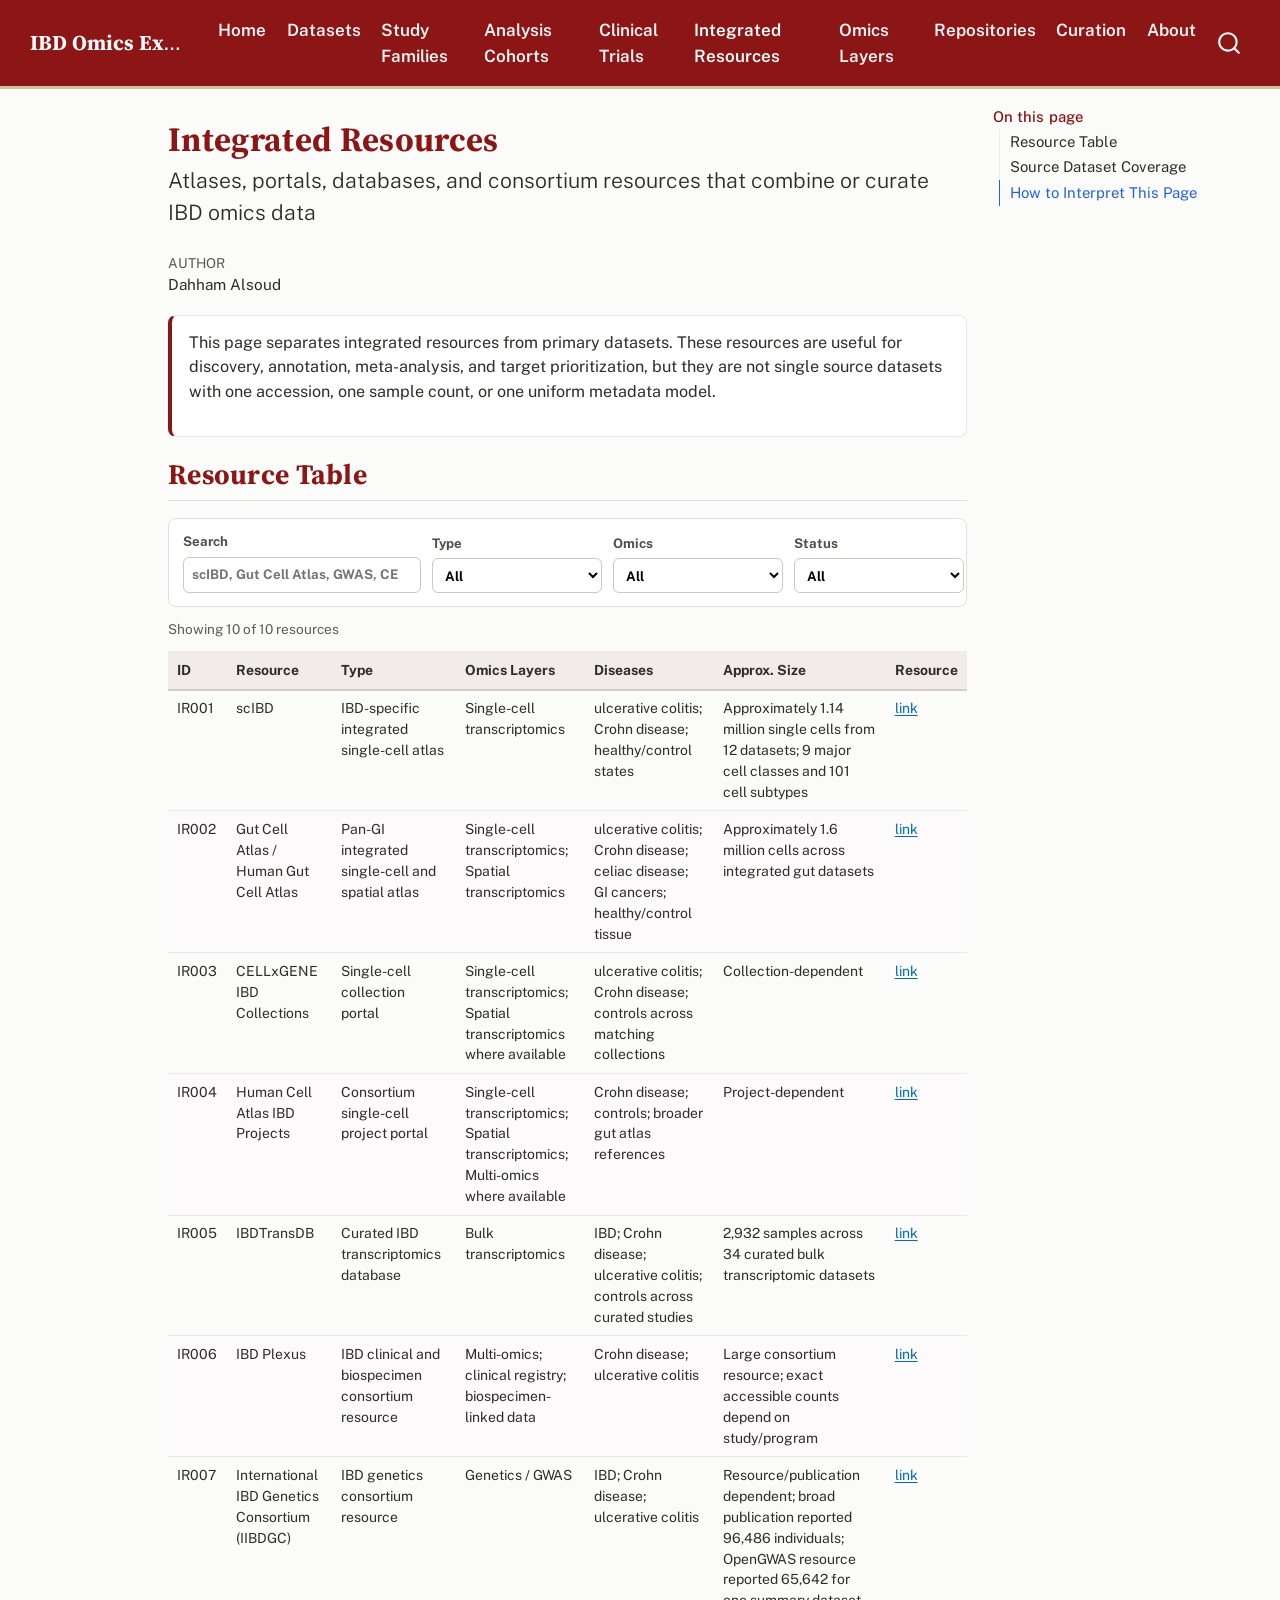
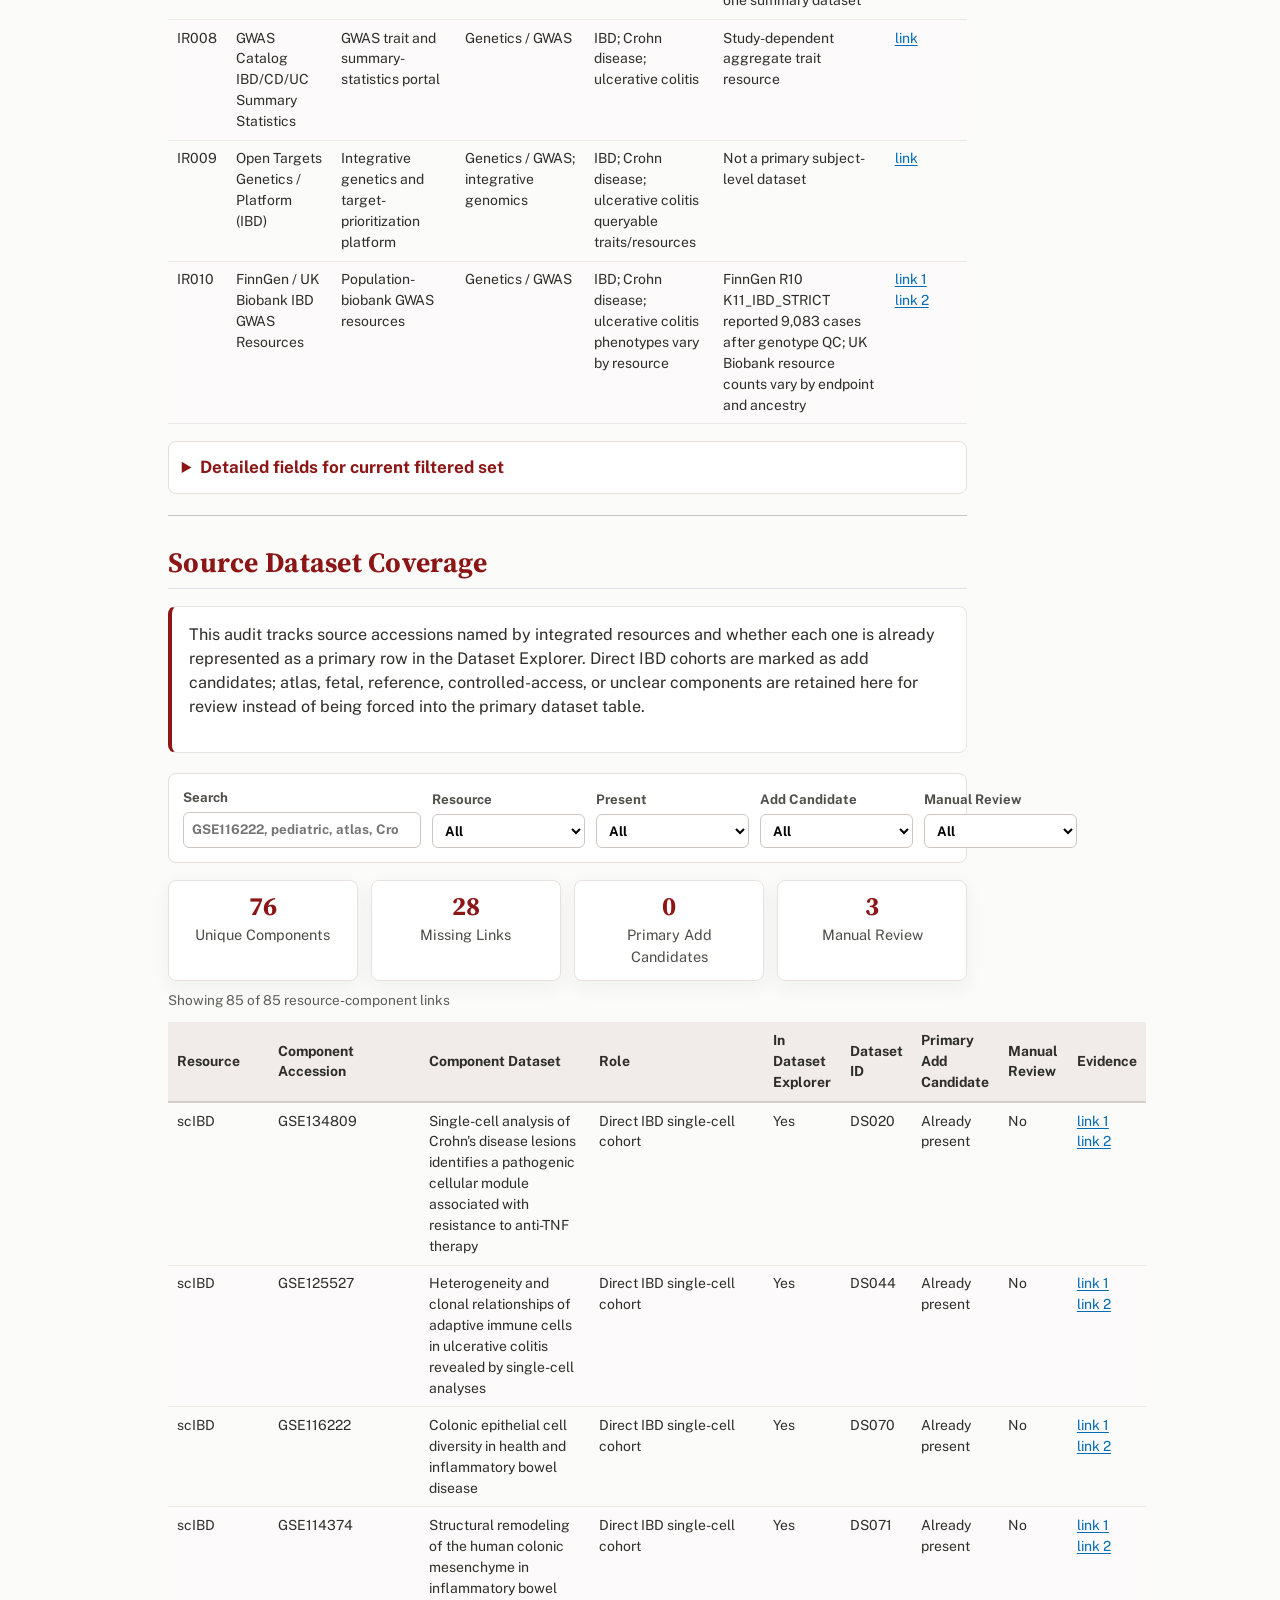
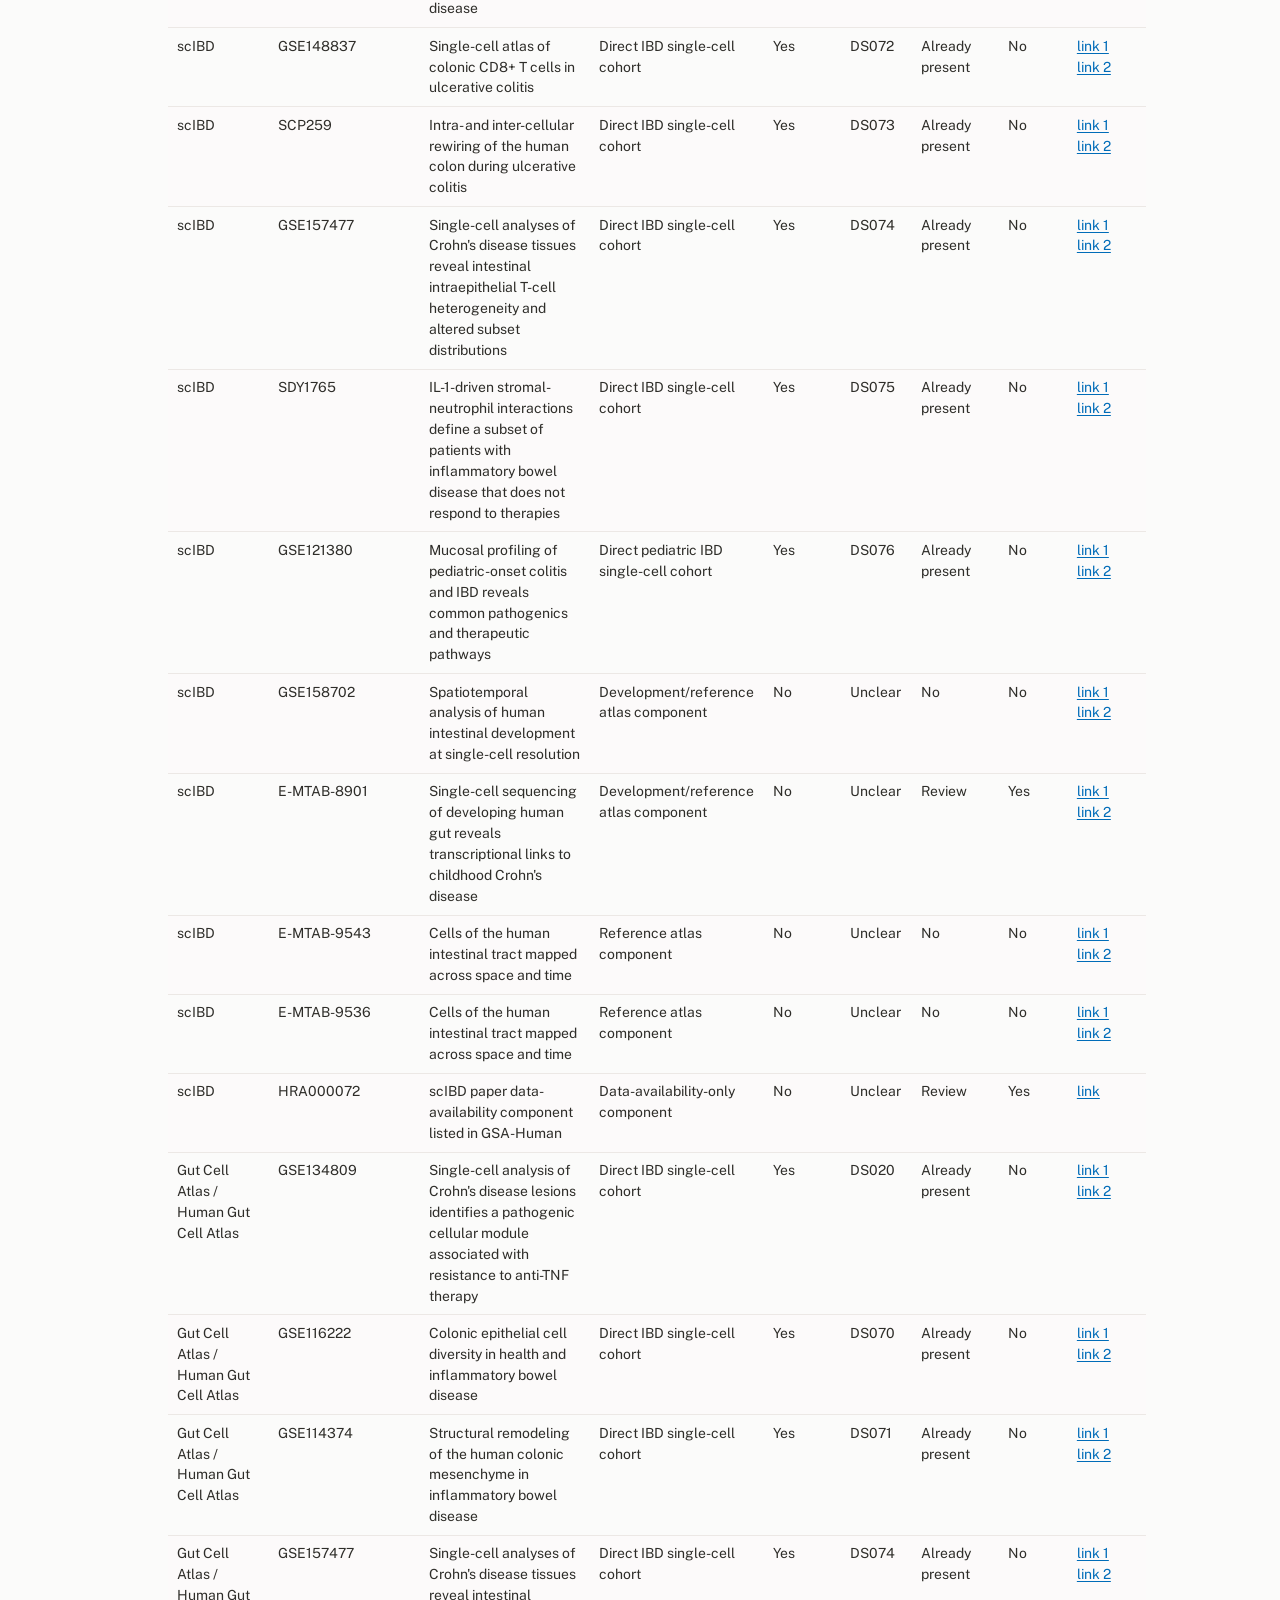
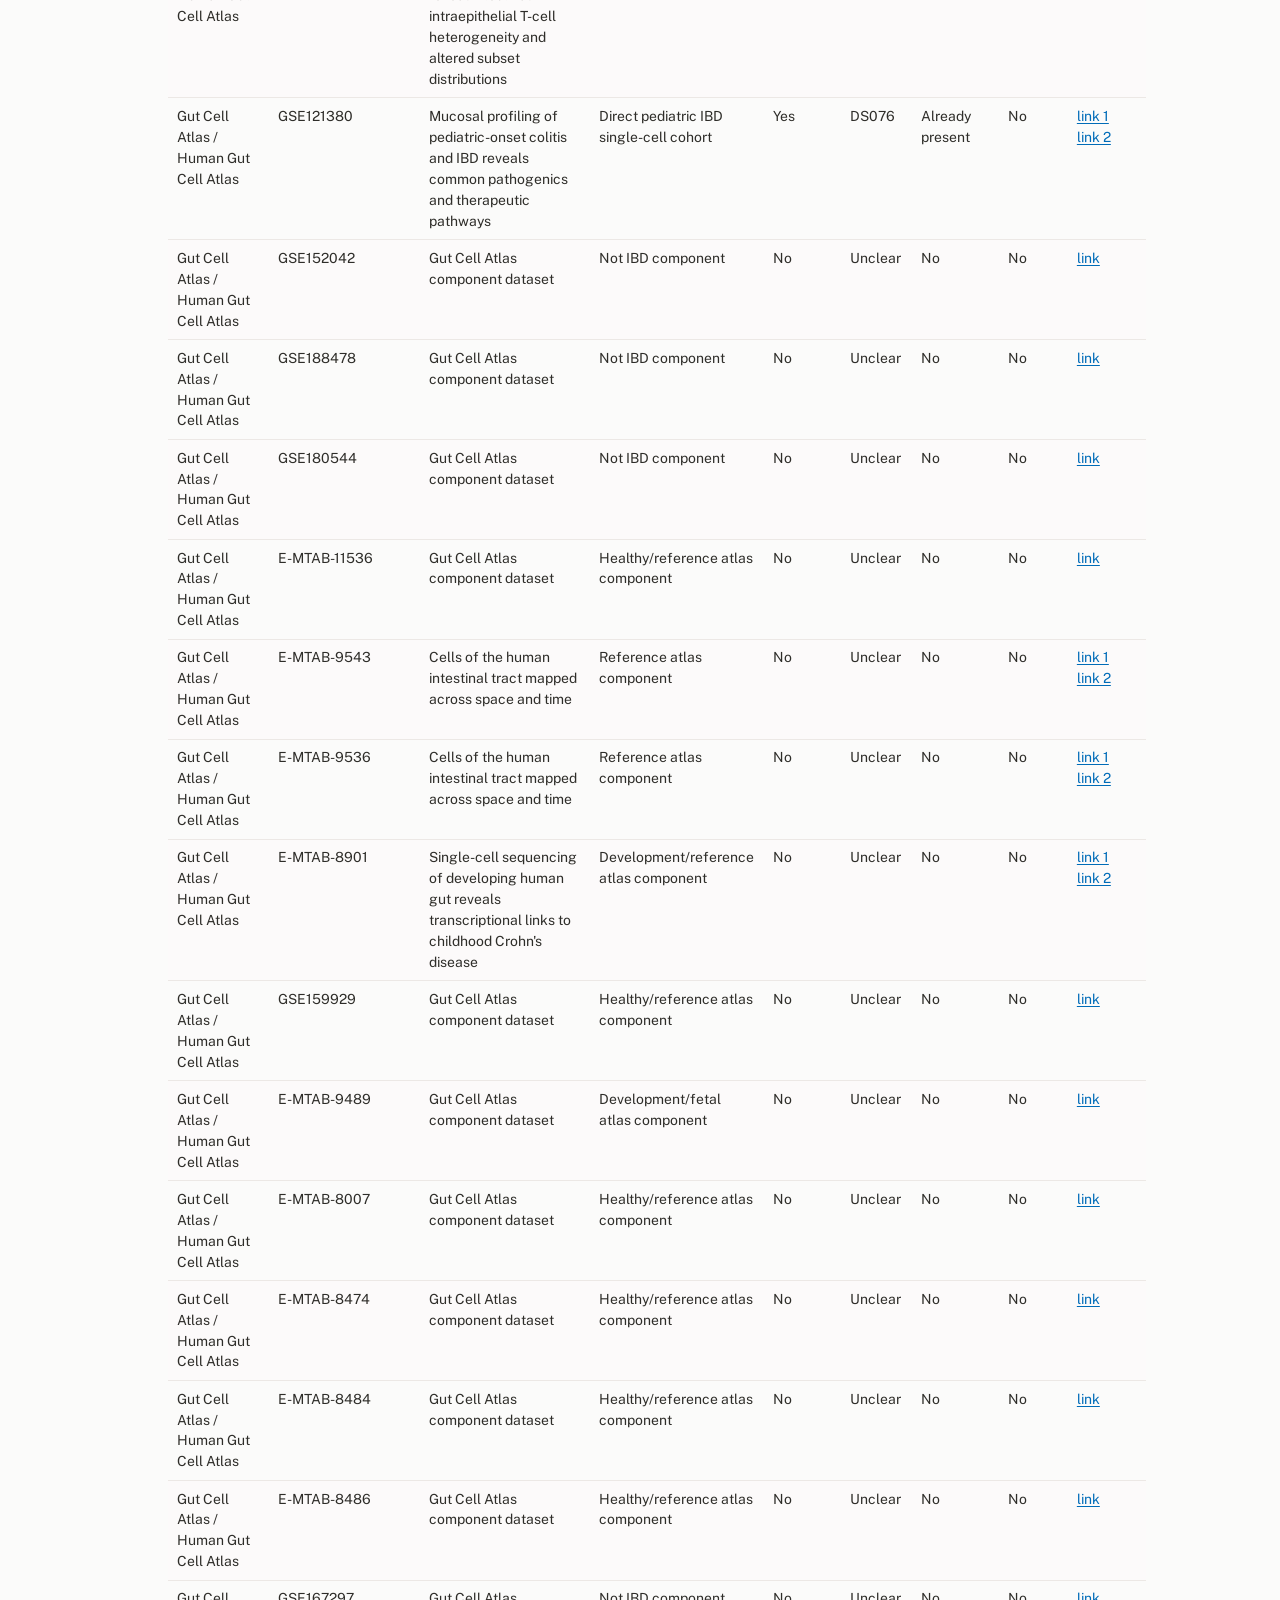
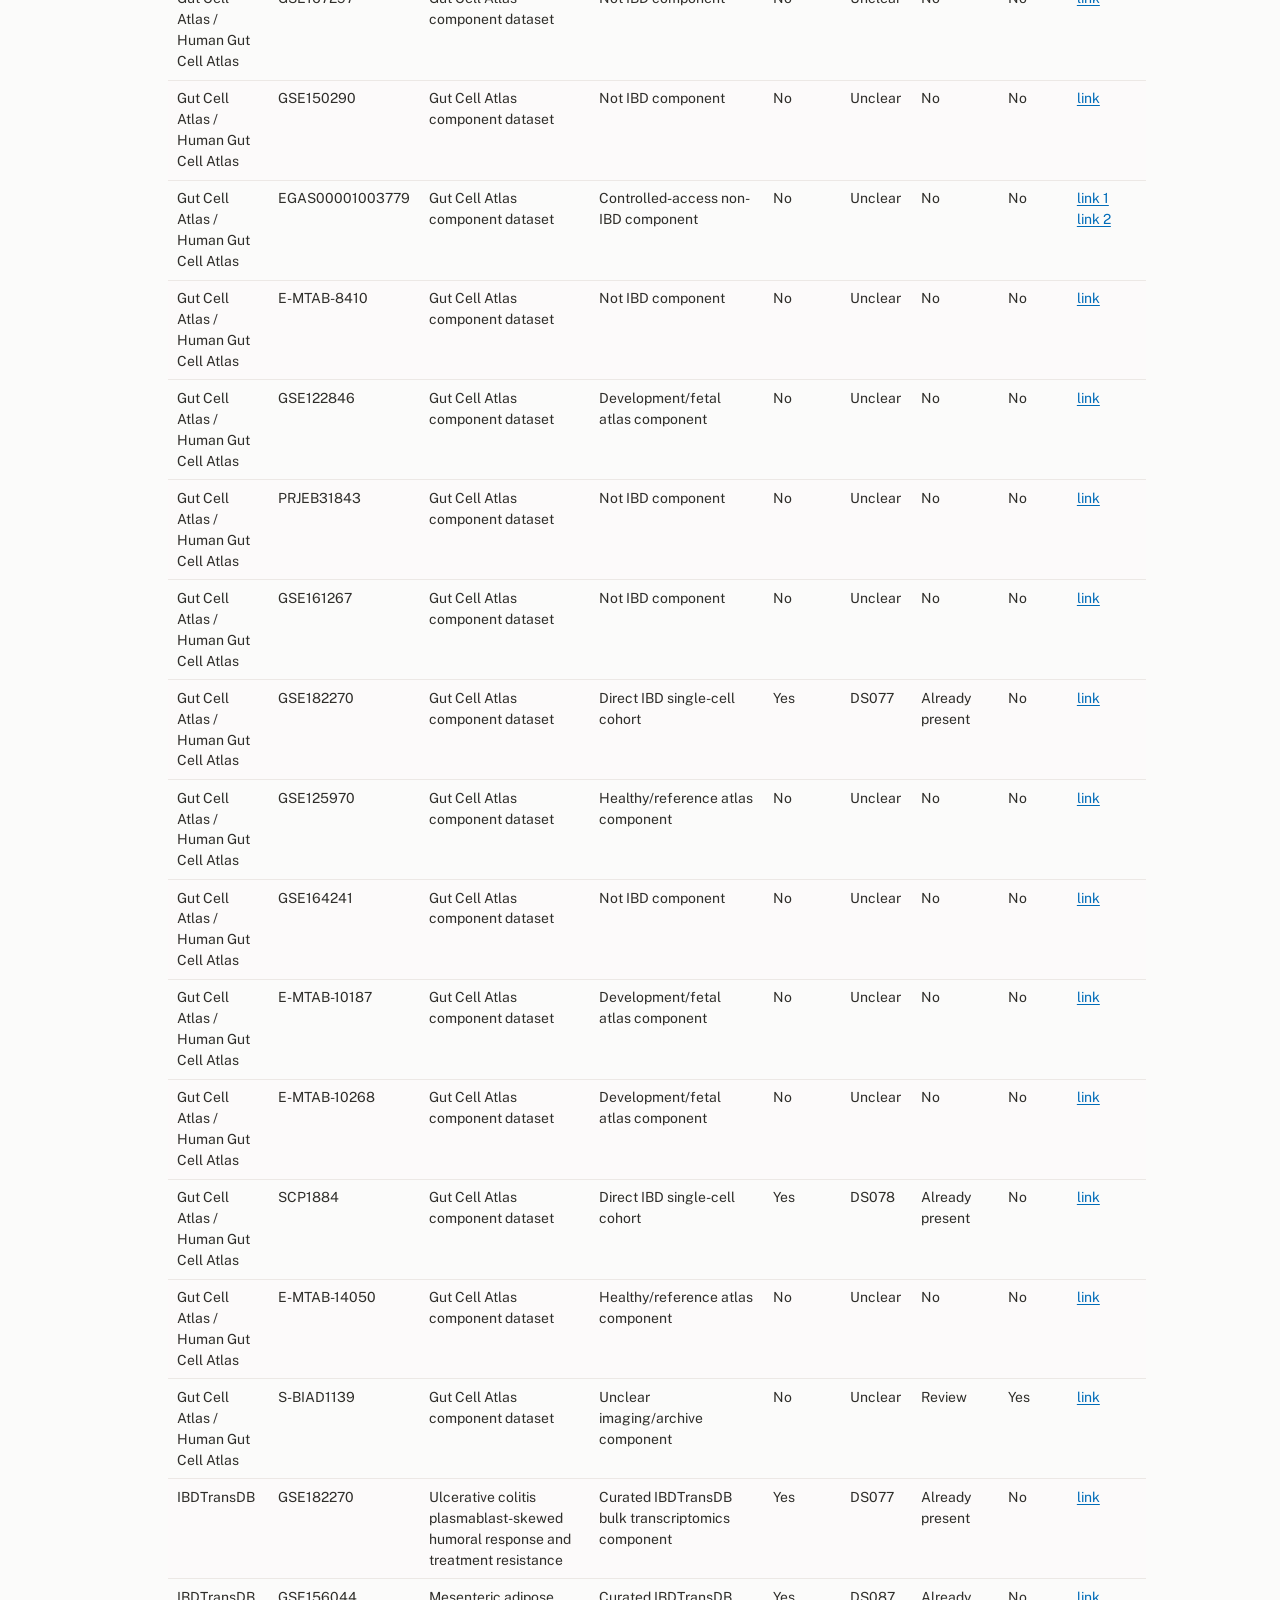
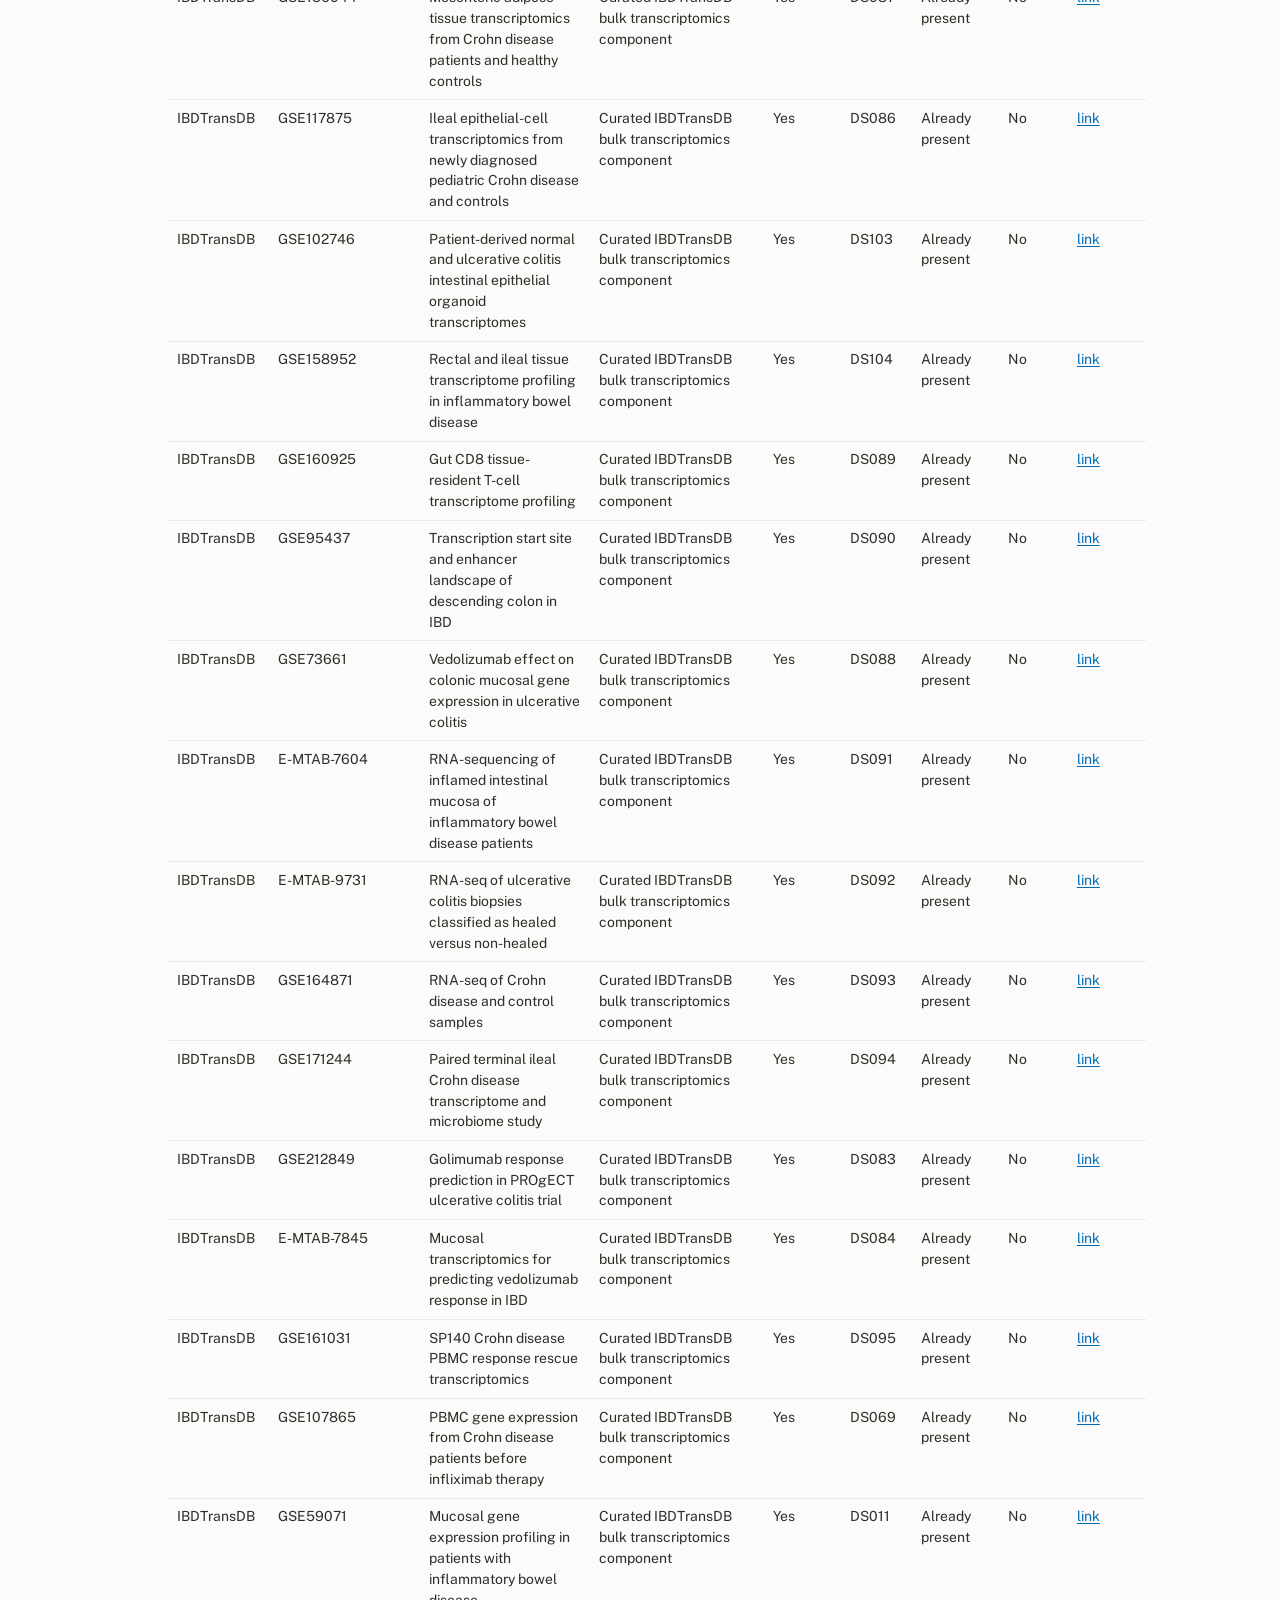
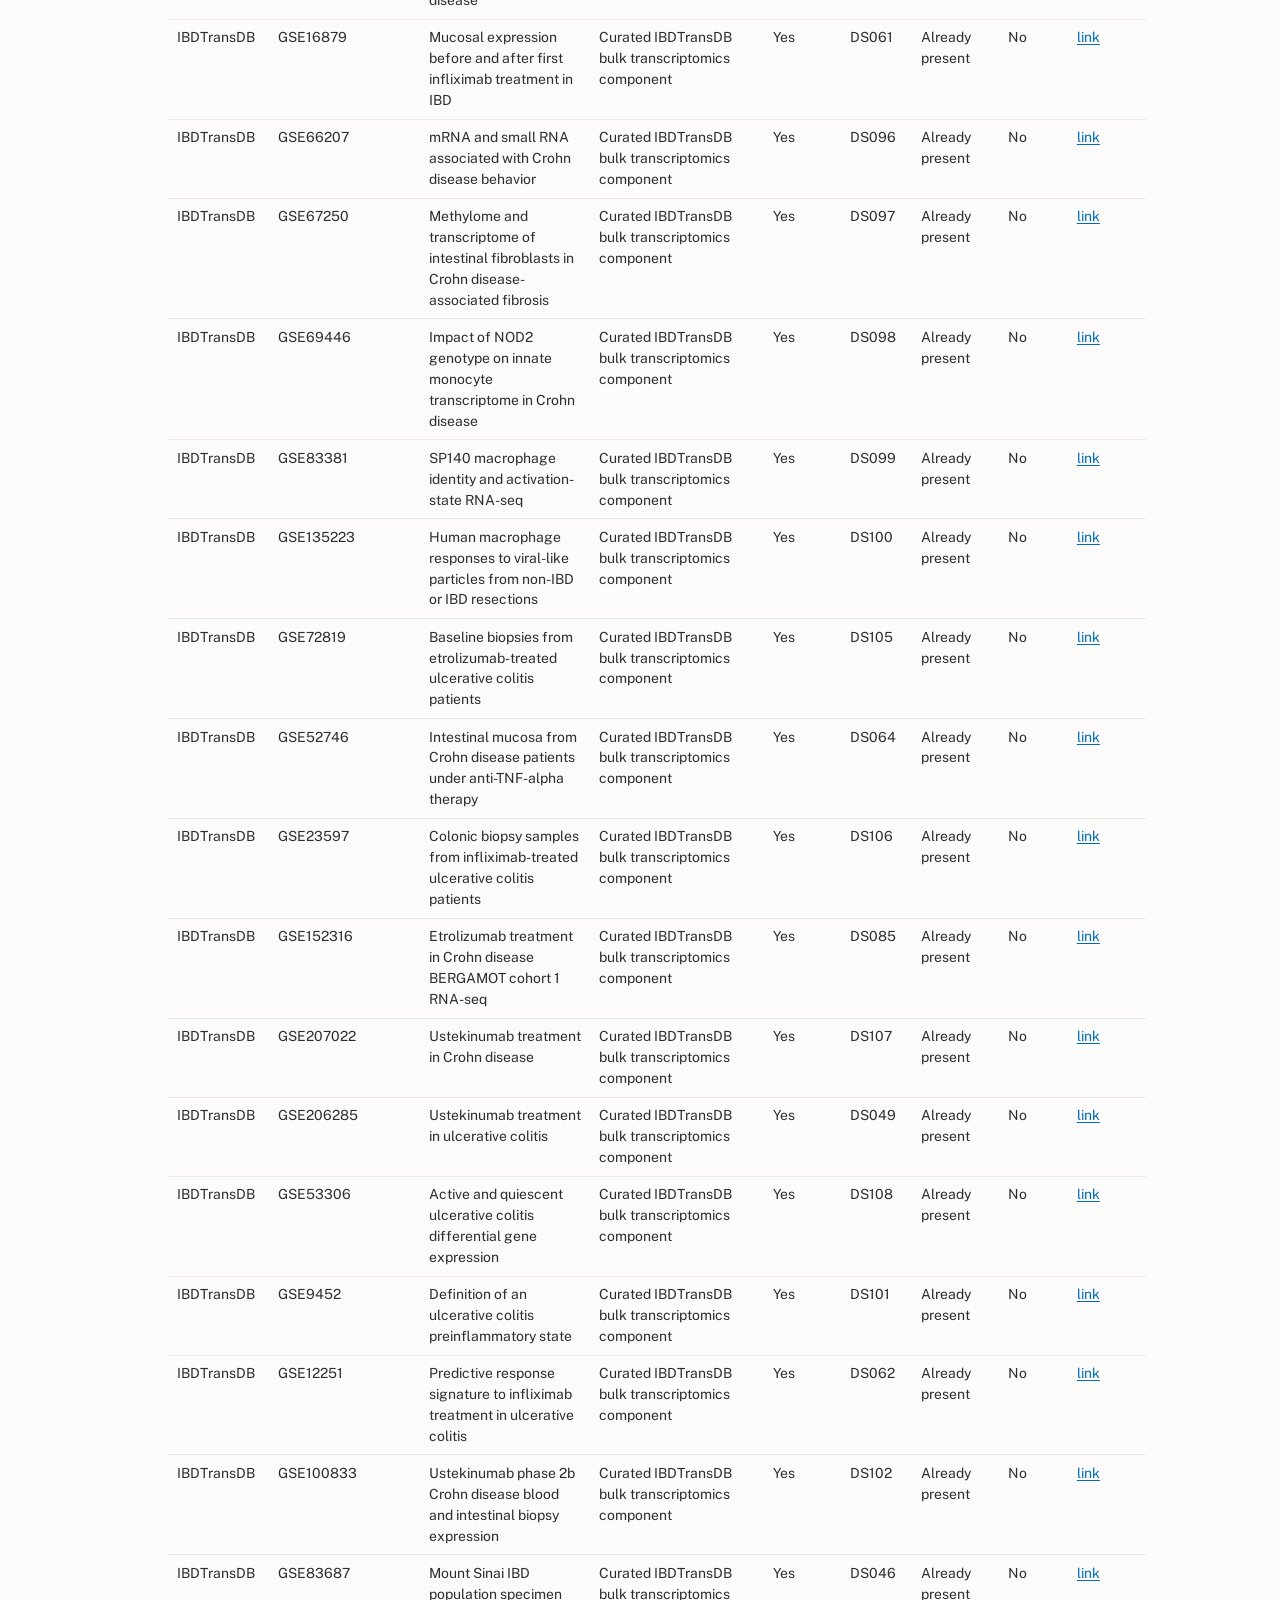
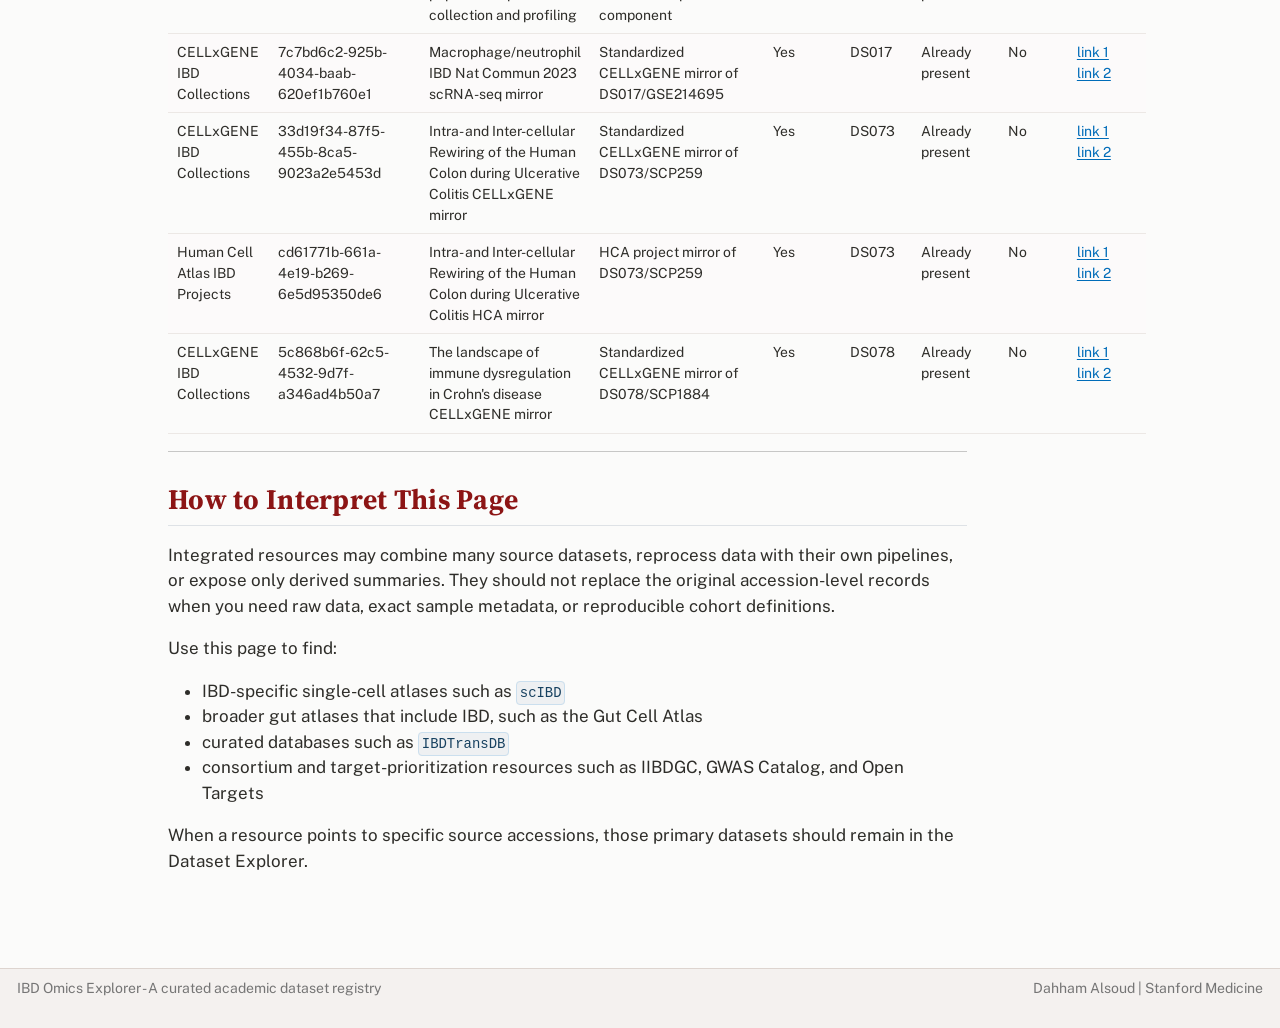
<file: docs/integrated-resources.html>
<!DOCTYPE html>
<html xmlns="http://www.w3.org/1999/xhtml" lang="en" xml:lang="en"><head>

<meta charset="utf-8">
<meta name="generator" content="quarto-1.9.36">

<meta name="viewport" content="width=device-width, initial-scale=1.0, user-scalable=yes">

<meta name="author" content="Dahham Alsoud">

<title>Integrated Resources – IBD Omics Explorer</title>
<style>
/* Default styles provided by pandoc.
** See https://pandoc.org/MANUAL.html#variables-for-html for config info.
*/
code{white-space: pre-wrap;}
span.smallcaps{font-variant: small-caps;}
div.columns{display: flex; gap: min(4vw, 1.5em);}
div.column{flex: auto; overflow-x: auto;}
div.hanging-indent{margin-left: 1.5em; text-indent: -1.5em;}
ul.task-list{list-style: none;}
ul.task-list li input[type="checkbox"] {
  width: 0.8em;
  margin: 0 0.8em 0.2em -1em; /* quarto-specific, see https://github.com/quarto-dev/quarto-cli/issues/4556 */ 
  vertical-align: middle;
}
</style>


<script src="site_libs/quarto-nav/quarto-nav.js"></script>
<script src="site_libs/quarto-nav/headroom.min.js"></script>
<script src="site_libs/clipboard/clipboard.min.js"></script>
<script src="site_libs/quarto-search/autocomplete.umd.js"></script>
<script src="site_libs/quarto-search/fuse.min.js"></script>
<script src="site_libs/quarto-search/quarto-search.js"></script>
<meta name="quarto:offset" content="./">
<script src="site_libs/quarto-html/quarto.js" type="module"></script>
<script src="site_libs/quarto-html/tabsets/tabsets.js" type="module"></script>
<script src="site_libs/quarto-html/popper.min.js"></script>
<script src="site_libs/quarto-html/tippy.umd.min.js"></script>
<script src="site_libs/quarto-html/anchor.min.js"></script>
<link href="site_libs/quarto-html/tippy.css" rel="stylesheet">
<link href="site_libs/quarto-html/quarto-syntax-highlighting-845c23b38eaddc0f92fda52bfe77a8c8.css" rel="stylesheet" id="quarto-text-highlighting-styles">
<script src="site_libs/bootstrap/bootstrap.min.js"></script>
<link href="site_libs/bootstrap/bootstrap-icons.css" rel="stylesheet">
<link href="site_libs/bootstrap/bootstrap-12b2063343efa455fa6c31bdd6356f0d.min.css" rel="stylesheet" append-hash="true" id="quarto-bootstrap" data-mode="light">
<script id="quarto-search-options" type="application/json">{
  "location": "navbar",
  "copy-button": false,
  "collapse-after": 3,
  "panel-placement": "end",
  "type": "overlay",
  "limit": 50,
  "keyboard-shortcut": [
    "f",
    "/",
    "s"
  ],
  "show-item-context": false,
  "language": {
    "search-no-results-text": "No results",
    "search-matching-documents-text": "matching documents",
    "search-copy-link-title": "Copy link to search",
    "search-hide-matches-text": "Hide additional matches",
    "search-more-match-text": "more match in this document",
    "search-more-matches-text": "more matches in this document",
    "search-clear-button-title": "Clear",
    "search-text-placeholder": "",
    "search-detached-cancel-button-title": "Cancel",
    "search-submit-button-title": "Submit",
    "search-label": "Search"
  }
}</script>
<style>html{ scroll-behavior: smooth; }</style>


<link rel="stylesheet" href="styles.css">
</head>

<body class="nav-fixed quarto-light">

<div id="quarto-search-results"></div>
  <header id="quarto-header" class="headroom fixed-top">
    <nav class="navbar navbar-expand-lg " data-bs-theme="dark">
      <div class="navbar-container container-fluid">
      <div class="navbar-brand-container mx-auto">
    <a class="navbar-brand" href="./index.html">
    <span class="navbar-title">IBD Omics Explorer</span>
    </a>
  </div>
            <div id="quarto-search" class="" title="Search"></div>
          <button class="navbar-toggler" type="button" data-bs-toggle="collapse" data-bs-target="#navbarCollapse" aria-controls="navbarCollapse" role="menu" aria-expanded="false" aria-label="Toggle navigation" onclick="if (window.quartoToggleHeadroom) { window.quartoToggleHeadroom(); }">
  <span class="navbar-toggler-icon"></span>
</button>
          <div class="collapse navbar-collapse" id="navbarCollapse">
            <ul class="navbar-nav navbar-nav-scroll me-auto">
  <li class="nav-item">
    <a class="nav-link" href="./index.html"> 
<span class="menu-text">Home</span></a>
  </li>  
  <li class="nav-item">
    <a class="nav-link" href="./datasets.html"> 
<span class="menu-text">Datasets</span></a>
  </li>  
  <li class="nav-item">
    <a class="nav-link" href="./study-families.html"> 
<span class="menu-text">Study Families</span></a>
  </li>  
  <li class="nav-item">
    <a class="nav-link" href="./analysis-cohorts.html"> 
<span class="menu-text">Analysis Cohorts</span></a>
  </li>  
  <li class="nav-item">
    <a class="nav-link" href="./clinical-trials.html"> 
<span class="menu-text">Clinical Trials</span></a>
  </li>  
  <li class="nav-item">
    <a class="nav-link active" href="./integrated-resources.html" aria-current="page"> 
<span class="menu-text">Integrated Resources</span></a>
  </li>  
  <li class="nav-item">
    <a class="nav-link" href="./omics-layers.html"> 
<span class="menu-text">Omics Layers</span></a>
  </li>  
  <li class="nav-item">
    <a class="nav-link" href="./repositories.html"> 
<span class="menu-text">Repositories</span></a>
  </li>  
  <li class="nav-item">
    <a class="nav-link" href="./curation-methods.html"> 
<span class="menu-text">Curation</span></a>
  </li>  
  <li class="nav-item">
    <a class="nav-link" href="./about.html"> 
<span class="menu-text">About</span></a>
  </li>  
</ul>
          </div> <!-- /navcollapse -->
            <div class="quarto-navbar-tools">
</div>
      </div> <!-- /container-fluid -->
    </nav>
</header>
<!-- content -->
<div id="quarto-content" class="quarto-container page-columns page-rows-contents page-layout-article page-navbar">
<!-- sidebar -->
<!-- margin-sidebar -->
    <div id="quarto-margin-sidebar" class="sidebar margin-sidebar">
        <nav id="TOC" role="doc-toc" class="toc-active">
    <h2 id="toc-title">On this page</h2>
   
  <ul>
  <li><a href="#resource-table" id="toc-resource-table" class="nav-link active" data-scroll-target="#resource-table">Resource Table</a></li>
  <li><a href="#source-dataset-coverage" id="toc-source-dataset-coverage" class="nav-link" data-scroll-target="#source-dataset-coverage">Source Dataset Coverage</a></li>
  <li><a href="#how-to-interpret-this-page" id="toc-how-to-interpret-this-page" class="nav-link" data-scroll-target="#how-to-interpret-this-page">How to Interpret This Page</a></li>
  </ul>
</nav>
    </div>
<!-- main -->
<main class="content" id="quarto-document-content">

<header id="title-block-header" class="quarto-title-block default">
<div class="quarto-title">
<h1 class="title">Integrated Resources</h1>
<p class="subtitle lead">Atlases, portals, databases, and consortium resources that combine or curate IBD omics data</p>
</div>



<div class="quarto-title-meta">

    <div>
    <div class="quarto-title-meta-heading">Author</div>
    <div class="quarto-title-meta-contents">
             <p>Dahham Alsoud </p>
          </div>
  </div>
    
  
    
  </div>
  


</header>


<div class="page-intro">
<p>This page separates integrated resources from primary datasets. These resources are useful for discovery, annotation, meta-analysis, and target prioritization, but they are not single source datasets with one accession, one sample count, or one uniform metadata model.</p>
</div>
<section id="resource-table" class="level2">
<h2 class="anchored" data-anchor-id="resource-table">Resource Table</h2>
<div id="integrated-resources">

</div>
<hr>
</section>
<section id="source-dataset-coverage" class="level2">
<h2 class="anchored" data-anchor-id="source-dataset-coverage">Source Dataset Coverage</h2>
<div class="page-intro">
<p>This audit tracks source accessions named by integrated resources and whether each one is already represented as a primary row in the Dataset Explorer. Direct IBD cohorts are marked as add candidates; atlas, fetal, reference, controlled-access, or unclear components are retained here for review instead of being forced into the primary dataset table.</p>
</div>
<div id="resource-coverage">

</div>
<hr>
</section>
<section id="how-to-interpret-this-page" class="level2">
<h2 class="anchored" data-anchor-id="how-to-interpret-this-page">How to Interpret This Page</h2>
<p>Integrated resources may combine many source datasets, reprocess data with their own pipelines, or expose only derived summaries. They should not replace the original accession-level records when you need raw data, exact sample metadata, or reproducible cohort definitions.</p>
<p>Use this page to find:</p>
<ul>
<li>IBD-specific single-cell atlases such as <code>scIBD</code></li>
<li>broader gut atlases that include IBD, such as the Gut Cell Atlas</li>
<li>curated databases such as <code>IBDTransDB</code></li>
<li>consortium and target-prioritization resources such as IIBDGC, GWAS Catalog, and Open Targets</li>
</ul>
<p>When a resource points to specific source accessions, those primary datasets should remain in the Dataset Explorer.</p>


</section>

</main> <!-- /main -->
<script src="site-tables.js?v=20260510-7"></script>
<script id="quarto-html-after-body" type="application/javascript">
  window.document.addEventListener("DOMContentLoaded", function (event) {
    const icon = "";
    const anchorJS = new window.AnchorJS();
    anchorJS.options = {
      placement: 'right',
      icon: icon
    };
    anchorJS.add('.anchored');
    const isCodeAnnotation = (el) => {
      for (const clz of el.classList) {
        if (clz.startsWith('code-annotation-')) {                     
          return true;
        }
      }
      return false;
    }
    const onCopySuccess = function(e) {
      // button target
      const button = e.trigger;
      // don't keep focus
      button.blur();
      // flash "checked"
      button.classList.add('code-copy-button-checked');
      var currentTitle = button.getAttribute("title");
      button.setAttribute("title", "Copied!");
      let tooltip;
      if (window.bootstrap) {
        button.setAttribute("data-bs-toggle", "tooltip");
        button.setAttribute("data-bs-placement", "left");
        button.setAttribute("data-bs-title", "Copied!");
        tooltip = new bootstrap.Tooltip(button, 
          { trigger: "manual", 
            customClass: "code-copy-button-tooltip",
            offset: [0, -8]});
        tooltip.show();    
      }
      setTimeout(function() {
        if (tooltip) {
          tooltip.hide();
          button.removeAttribute("data-bs-title");
          button.removeAttribute("data-bs-toggle");
          button.removeAttribute("data-bs-placement");
        }
        button.setAttribute("title", currentTitle);
        button.classList.remove('code-copy-button-checked');
      }, 1000);
      // clear code selection
      e.clearSelection();
    }
    const getTextToCopy = function(trigger) {
      const outerScaffold = trigger.parentElement.cloneNode(true);
      const codeEl = outerScaffold.querySelector('code');
      for (const childEl of codeEl.children) {
        if (isCodeAnnotation(childEl)) {
          childEl.remove();
        }
      }
      return codeEl.innerText;
    }
    const clipboard = new window.ClipboardJS('.code-copy-button:not([data-in-quarto-modal])', {
      text: getTextToCopy
    });
    clipboard.on('success', onCopySuccess);
    if (window.document.getElementById('quarto-embedded-source-code-modal')) {
      const clipboardModal = new window.ClipboardJS('.code-copy-button[data-in-quarto-modal]', {
        text: getTextToCopy,
        container: window.document.getElementById('quarto-embedded-source-code-modal')
      });
      clipboardModal.on('success', onCopySuccess);
    }
      var localhostRegex = new RegExp(/^(?:http|https):\/\/localhost\:?[0-9]*\//);
      var mailtoRegex = new RegExp(/^mailto:/);
        var filterRegex = new RegExp("https:\/\/dahhamalsoud\.github\.io\/ibd-omics-explorer");
      var isInternal = (href) => {
          return filterRegex.test(href) || localhostRegex.test(href) || mailtoRegex.test(href);
      }
      // Inspect non-navigation links and adorn them if external
     var links = window.document.querySelectorAll('a[href]:not(.nav-link):not(.navbar-brand):not(.toc-action):not(.sidebar-link):not(.sidebar-item-toggle):not(.pagination-link):not(.no-external):not([aria-hidden]):not(.dropdown-item):not(.quarto-navigation-tool):not(.about-link)');
      for (var i=0; i<links.length; i++) {
        const link = links[i];
        if (!isInternal(link.href)) {
          // undo the damage that might have been done by quarto-nav.js in the case of
          // links that we want to consider external
          if (link.dataset.originalHref !== undefined) {
            link.href = link.dataset.originalHref;
          }
            // target, if specified
            link.setAttribute("target", "_blank");
            if (link.getAttribute("rel") === null) {
              link.setAttribute("rel", "noopener");
            }
            // default icon
            link.classList.add("external");
        }
      }
    function tippyHover(el, contentFn, onTriggerFn, onUntriggerFn) {
      const config = {
        allowHTML: true,
        maxWidth: 500,
        delay: 100,
        arrow: false,
        appendTo: function(el) {
            return el.parentElement;
        },
        interactive: true,
        interactiveBorder: 10,
        theme: 'quarto',
        placement: 'bottom-start',
      };
      if (contentFn) {
        config.content = contentFn;
      }
      if (onTriggerFn) {
        config.onTrigger = onTriggerFn;
      }
      if (onUntriggerFn) {
        config.onUntrigger = onUntriggerFn;
      }
      window.tippy(el, config); 
    }
    const noterefs = window.document.querySelectorAll('a[role="doc-noteref"]');
    for (var i=0; i<noterefs.length; i++) {
      const ref = noterefs[i];
      tippyHover(ref, function() {
        // use id or data attribute instead here
        let href = ref.getAttribute('data-footnote-href') || ref.getAttribute('href');
        try { href = new URL(href).hash; } catch {}
        const id = href.replace(/^#\/?/, "");
        const note = window.document.getElementById(id);
        if (note) {
          return note.innerHTML;
        } else {
          return "";
        }
      });
    }
    const xrefs = window.document.querySelectorAll('a.quarto-xref');
    const processXRef = (id, note) => {
      // Strip column container classes
      const stripColumnClz = (el) => {
        el.classList.remove("page-full", "page-columns");
        if (el.children) {
          for (const child of el.children) {
            stripColumnClz(child);
          }
        }
      }
      stripColumnClz(note)
      if (id === null || id.startsWith('sec-')) {
        // Special case sections, only their first couple elements
        const container = document.createElement("div");
        if (note.children && note.children.length > 2) {
          container.appendChild(note.children[0].cloneNode(true));
          for (let i = 1; i < note.children.length; i++) {
            const child = note.children[i];
            if (child.tagName === "P" && child.innerText === "") {
              continue;
            } else {
              container.appendChild(child.cloneNode(true));
              break;
            }
          }
          if (window.Quarto?.typesetMath) {
            window.Quarto.typesetMath(container);
          }
          return container.innerHTML
        } else {
          if (window.Quarto?.typesetMath) {
            window.Quarto.typesetMath(note);
          }
          return note.innerHTML;
        }
      } else {
        // Remove any anchor links if they are present
        const anchorLink = note.querySelector('a.anchorjs-link');
        if (anchorLink) {
          anchorLink.remove();
        }
        if (window.Quarto?.typesetMath) {
          window.Quarto.typesetMath(note);
        }
        if (note.classList.contains("callout")) {
          return note.outerHTML;
        } else {
          return note.innerHTML;
        }
      }
    }
    for (var i=0; i<xrefs.length; i++) {
      const xref = xrefs[i];
      tippyHover(xref, undefined, function(instance) {
        instance.disable();
        let url = xref.getAttribute('href');
        let hash = undefined; 
        if (url.startsWith('#')) {
          hash = url;
        } else {
          try { hash = new URL(url).hash; } catch {}
        }
        if (hash) {
          const id = hash.replace(/^#\/?/, "");
          const note = window.document.getElementById(id);
          if (note !== null) {
            try {
              const html = processXRef(id, note.cloneNode(true));
              instance.setContent(html);
            } finally {
              instance.enable();
              instance.show();
            }
          } else {
            // See if we can fetch this
            fetch(url.split('#')[0])
            .then(res => res.text())
            .then(html => {
              const parser = new DOMParser();
              const htmlDoc = parser.parseFromString(html, "text/html");
              const note = htmlDoc.getElementById(id);
              if (note !== null) {
                const html = processXRef(id, note);
                instance.setContent(html);
              } 
            }).finally(() => {
              instance.enable();
              instance.show();
            });
          }
        } else {
          // See if we can fetch a full url (with no hash to target)
          // This is a special case and we should probably do some content thinning / targeting
          fetch(url)
          .then(res => res.text())
          .then(html => {
            const parser = new DOMParser();
            const htmlDoc = parser.parseFromString(html, "text/html");
            const note = htmlDoc.querySelector('main.content');
            if (note !== null) {
              // This should only happen for chapter cross references
              // (since there is no id in the URL)
              // remove the first header
              if (note.children.length > 0 && note.children[0].tagName === "HEADER") {
                note.children[0].remove();
              }
              const html = processXRef(null, note);
              instance.setContent(html);
            } 
          }).finally(() => {
            instance.enable();
            instance.show();
          });
        }
      }, function(instance) {
      });
    }
        let selectedAnnoteEl;
        const selectorForAnnotation = ( cell, annotation) => {
          let cellAttr = 'data-code-cell="' + cell + '"';
          let lineAttr = 'data-code-annotation="' +  annotation + '"';
          const selector = 'span[' + cellAttr + '][' + lineAttr + ']';
          return selector;
        }
        const selectCodeLines = (annoteEl) => {
          const doc = window.document;
          const targetCell = annoteEl.getAttribute("data-target-cell");
          const targetAnnotation = annoteEl.getAttribute("data-target-annotation");
          const annoteSpan = window.document.querySelector(selectorForAnnotation(targetCell, targetAnnotation));
          const lines = annoteSpan.getAttribute("data-code-lines").split(",");
          const lineIds = lines.map((line) => {
            return targetCell + "-" + line;
          })
          let top = null;
          let height = null;
          let parent = null;
          if (lineIds.length > 0) {
              //compute the position of the single el (top and bottom and make a div)
              const el = window.document.getElementById(lineIds[0]);
              top = el.offsetTop;
              height = el.offsetHeight;
              parent = el.parentElement.parentElement;
            if (lineIds.length > 1) {
              const lastEl = window.document.getElementById(lineIds[lineIds.length - 1]);
              const bottom = lastEl.offsetTop + lastEl.offsetHeight;
              height = bottom - top;
            }
            if (top !== null && height !== null && parent !== null) {
              // cook up a div (if necessary) and position it 
              let div = window.document.getElementById("code-annotation-line-highlight");
              if (div === null) {
                div = window.document.createElement("div");
                div.setAttribute("id", "code-annotation-line-highlight");
                div.style.position = 'absolute';
                parent.appendChild(div);
              }
              div.style.top = top - 2 + "px";
              div.style.height = height + 4 + "px";
              div.style.left = 0;
              let gutterDiv = window.document.getElementById("code-annotation-line-highlight-gutter");
              if (gutterDiv === null) {
                gutterDiv = window.document.createElement("div");
                gutterDiv.setAttribute("id", "code-annotation-line-highlight-gutter");
                gutterDiv.style.position = 'absolute';
                const codeCell = window.document.getElementById(targetCell);
                const gutter = codeCell.querySelector('.code-annotation-gutter');
                gutter.appendChild(gutterDiv);
              }
              gutterDiv.style.top = top - 2 + "px";
              gutterDiv.style.height = height + 4 + "px";
            }
            selectedAnnoteEl = annoteEl;
          }
        };
        const unselectCodeLines = () => {
          const elementsIds = ["code-annotation-line-highlight", "code-annotation-line-highlight-gutter"];
          elementsIds.forEach((elId) => {
            const div = window.document.getElementById(elId);
            if (div) {
              div.remove();
            }
          });
          selectedAnnoteEl = undefined;
        };
          // Handle positioning of the toggle
      window.addEventListener(
        "resize",
        throttle(() => {
          elRect = undefined;
          if (selectedAnnoteEl) {
            selectCodeLines(selectedAnnoteEl);
          }
        }, 10)
      );
      function throttle(fn, ms) {
      let throttle = false;
      let timer;
        return (...args) => {
          if(!throttle) { // first call gets through
              fn.apply(this, args);
              throttle = true;
          } else { // all the others get throttled
              if(timer) clearTimeout(timer); // cancel #2
              timer = setTimeout(() => {
                fn.apply(this, args);
                timer = throttle = false;
              }, ms);
          }
        };
      }
        // Attach click handler to the DT
        const annoteDls = window.document.querySelectorAll('dt[data-target-cell]');
        for (const annoteDlNode of annoteDls) {
          annoteDlNode.addEventListener('click', (event) => {
            const clickedEl = event.target;
            if (clickedEl !== selectedAnnoteEl) {
              unselectCodeLines();
              const activeEl = window.document.querySelector('dt[data-target-cell].code-annotation-active');
              if (activeEl) {
                activeEl.classList.remove('code-annotation-active');
              }
              selectCodeLines(clickedEl);
              clickedEl.classList.add('code-annotation-active');
            } else {
              // Unselect the line
              unselectCodeLines();
              clickedEl.classList.remove('code-annotation-active');
            }
          });
        }
    const findCites = (el) => {
      const parentEl = el.parentElement;
      if (parentEl) {
        const cites = parentEl.dataset.cites;
        if (cites) {
          return {
            el,
            cites: cites.split(' ')
          };
        } else {
          return findCites(el.parentElement)
        }
      } else {
        return undefined;
      }
    };
    var bibliorefs = window.document.querySelectorAll('a[role="doc-biblioref"]');
    for (var i=0; i<bibliorefs.length; i++) {
      const ref = bibliorefs[i];
      const citeInfo = findCites(ref);
      if (citeInfo) {
        tippyHover(citeInfo.el, function() {
          var popup = window.document.createElement('div');
          citeInfo.cites.forEach(function(cite) {
            var citeDiv = window.document.createElement('div');
            citeDiv.classList.add('hanging-indent');
            citeDiv.classList.add('csl-entry');
            var biblioDiv = window.document.getElementById('ref-' + cite);
            if (biblioDiv) {
              citeDiv.innerHTML = biblioDiv.innerHTML;
            }
            popup.appendChild(citeDiv);
          });
          return popup.innerHTML;
        });
      }
    }
  });
  </script>
</div> <!-- /content -->
<footer class="footer">
  <div class="nav-footer">
    <div class="nav-footer-left">
<p>IBD Omics Explorer - A curated academic dataset registry</p>
</div>   
    <div class="nav-footer-center">
      &nbsp;
    </div>
    <div class="nav-footer-right">
<p>Dahham Alsoud | Stanford Medicine</p>
</div>
  </div>
</footer>




<script src="site_libs/quarto-html/zenscroll-min.js"></script>
</body></html>
</file>
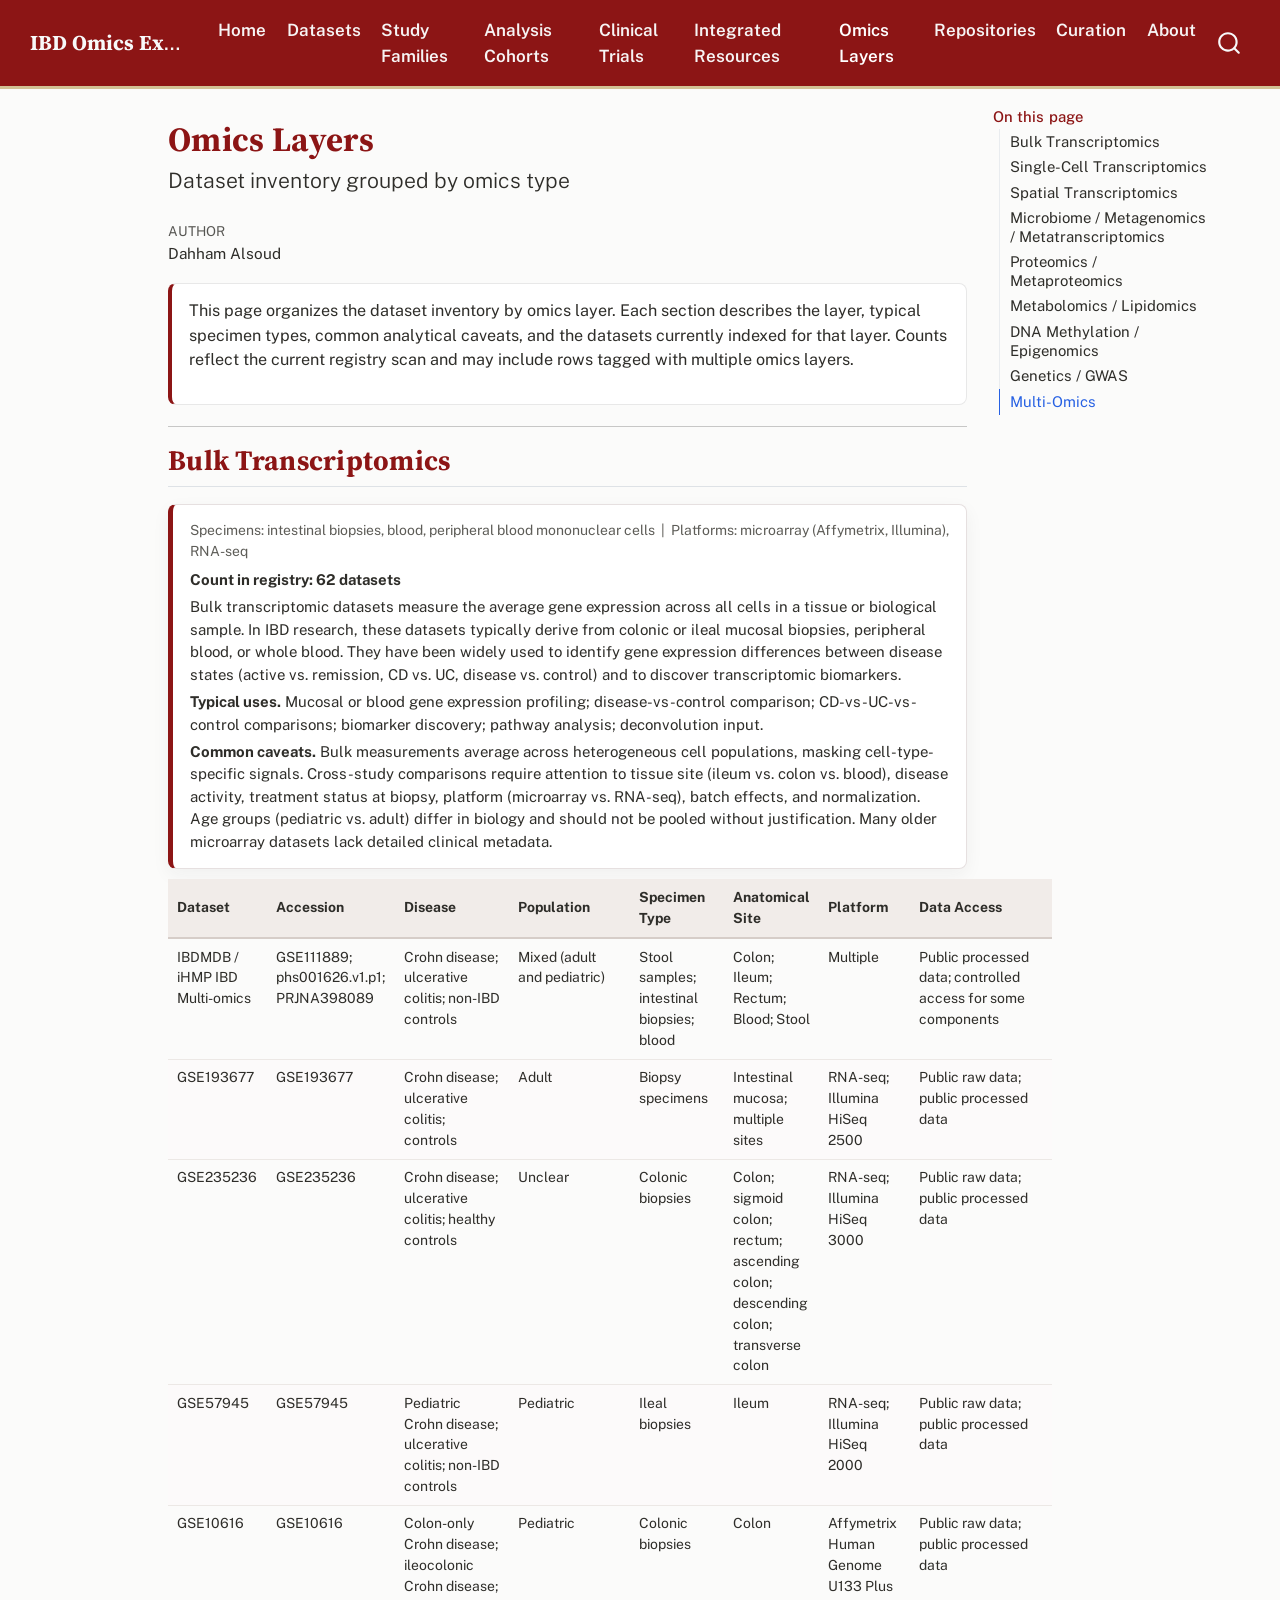
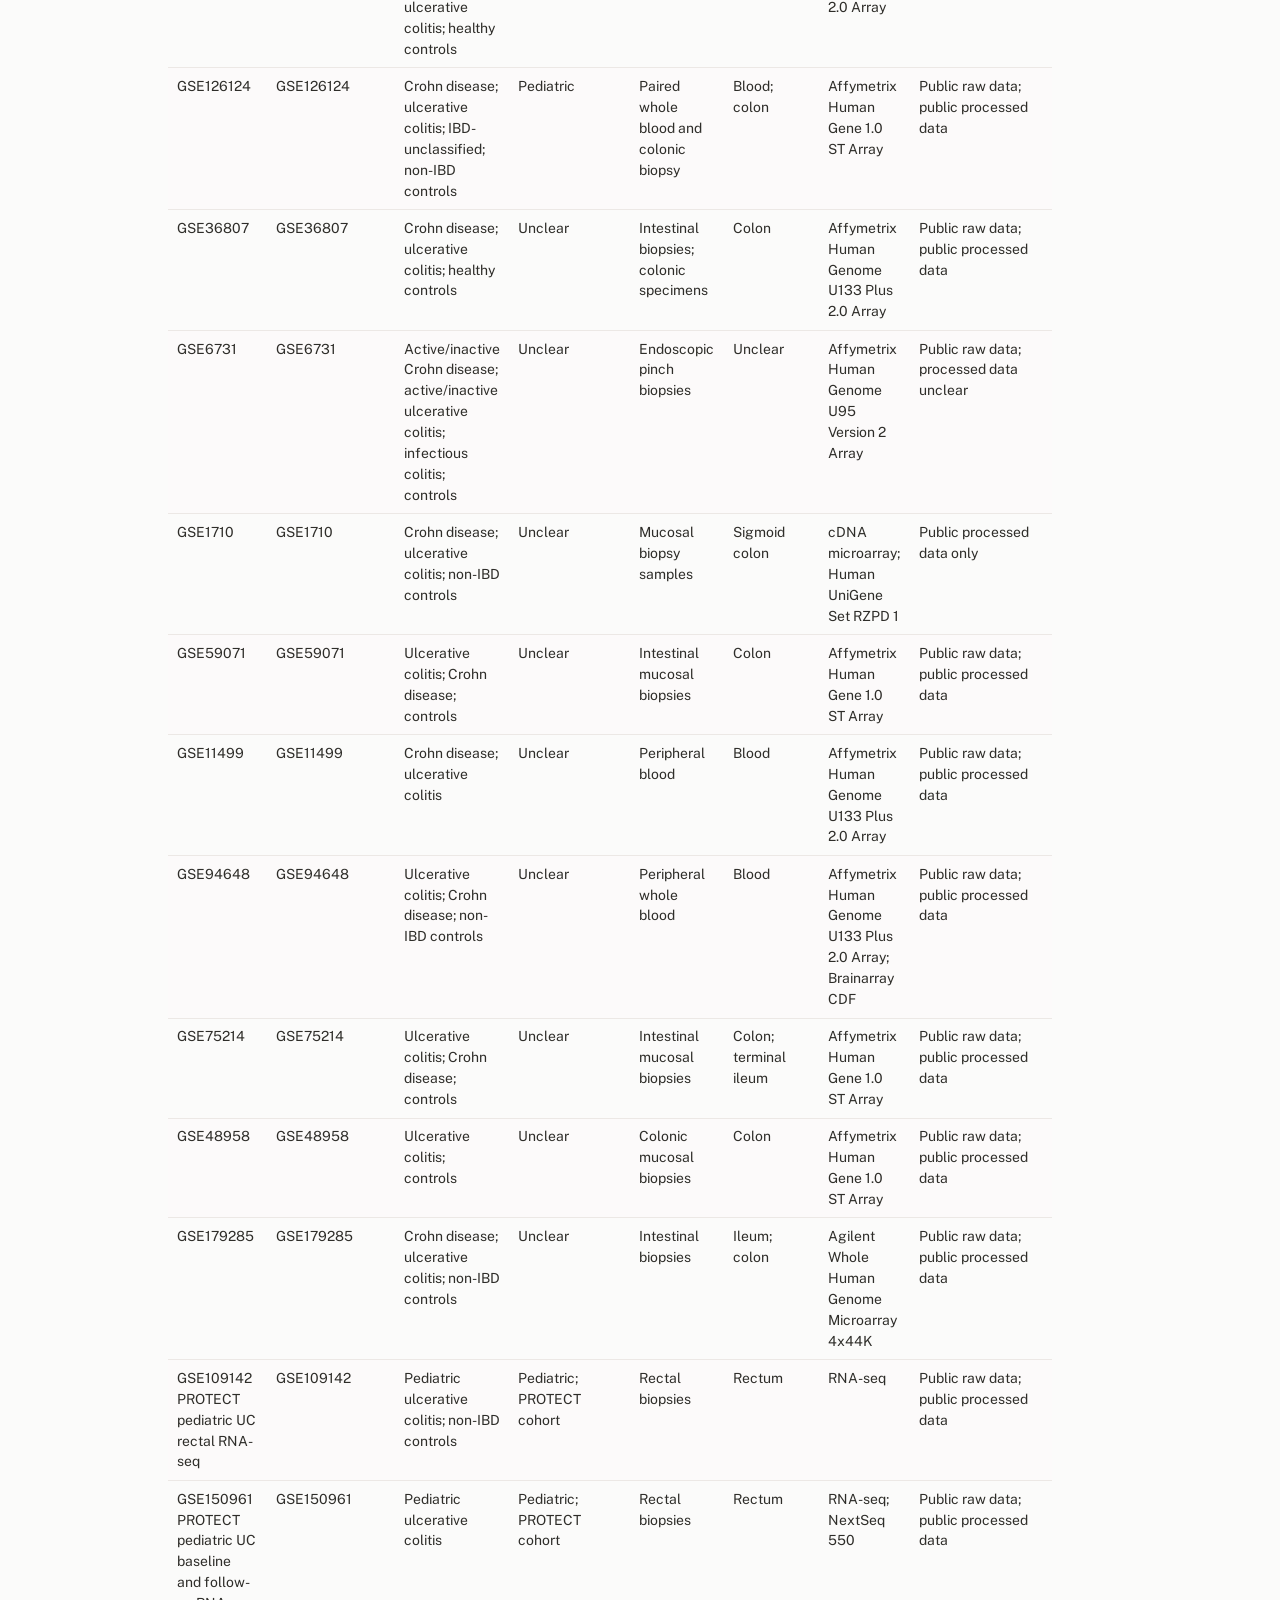
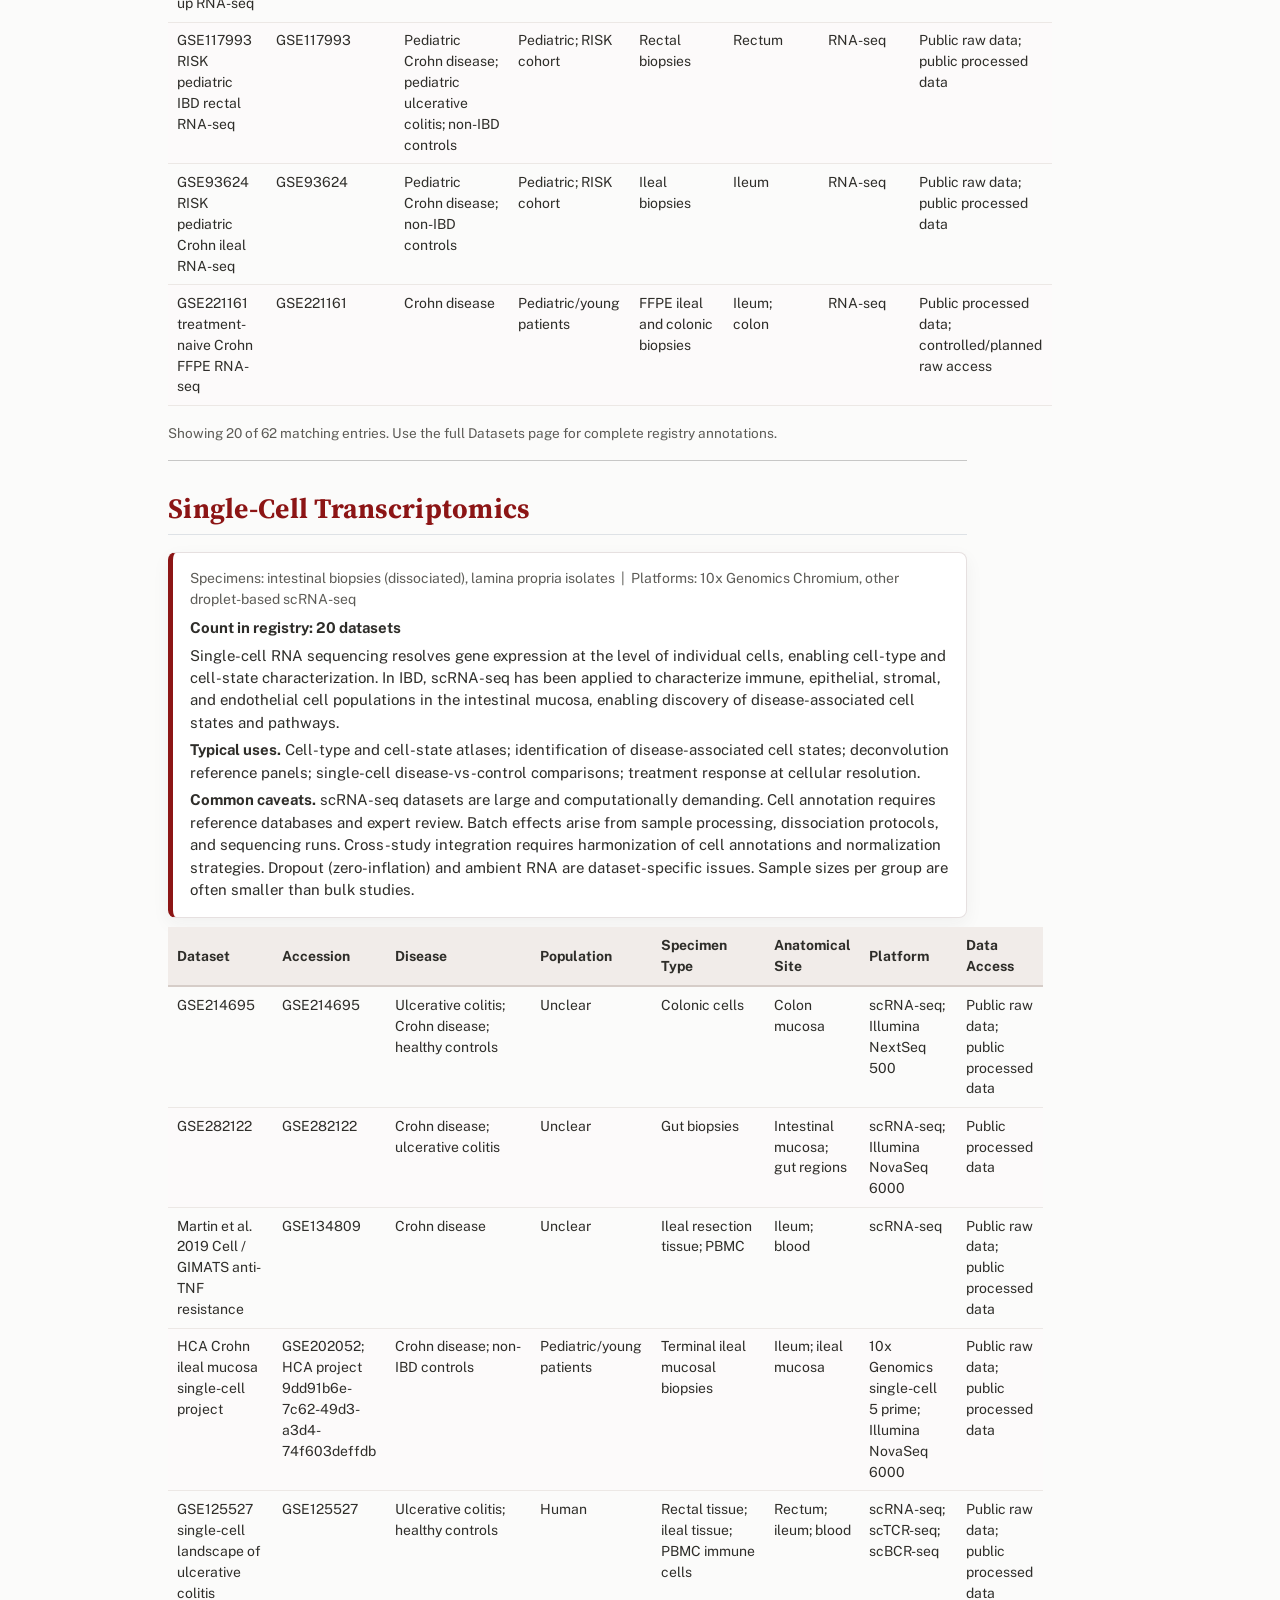
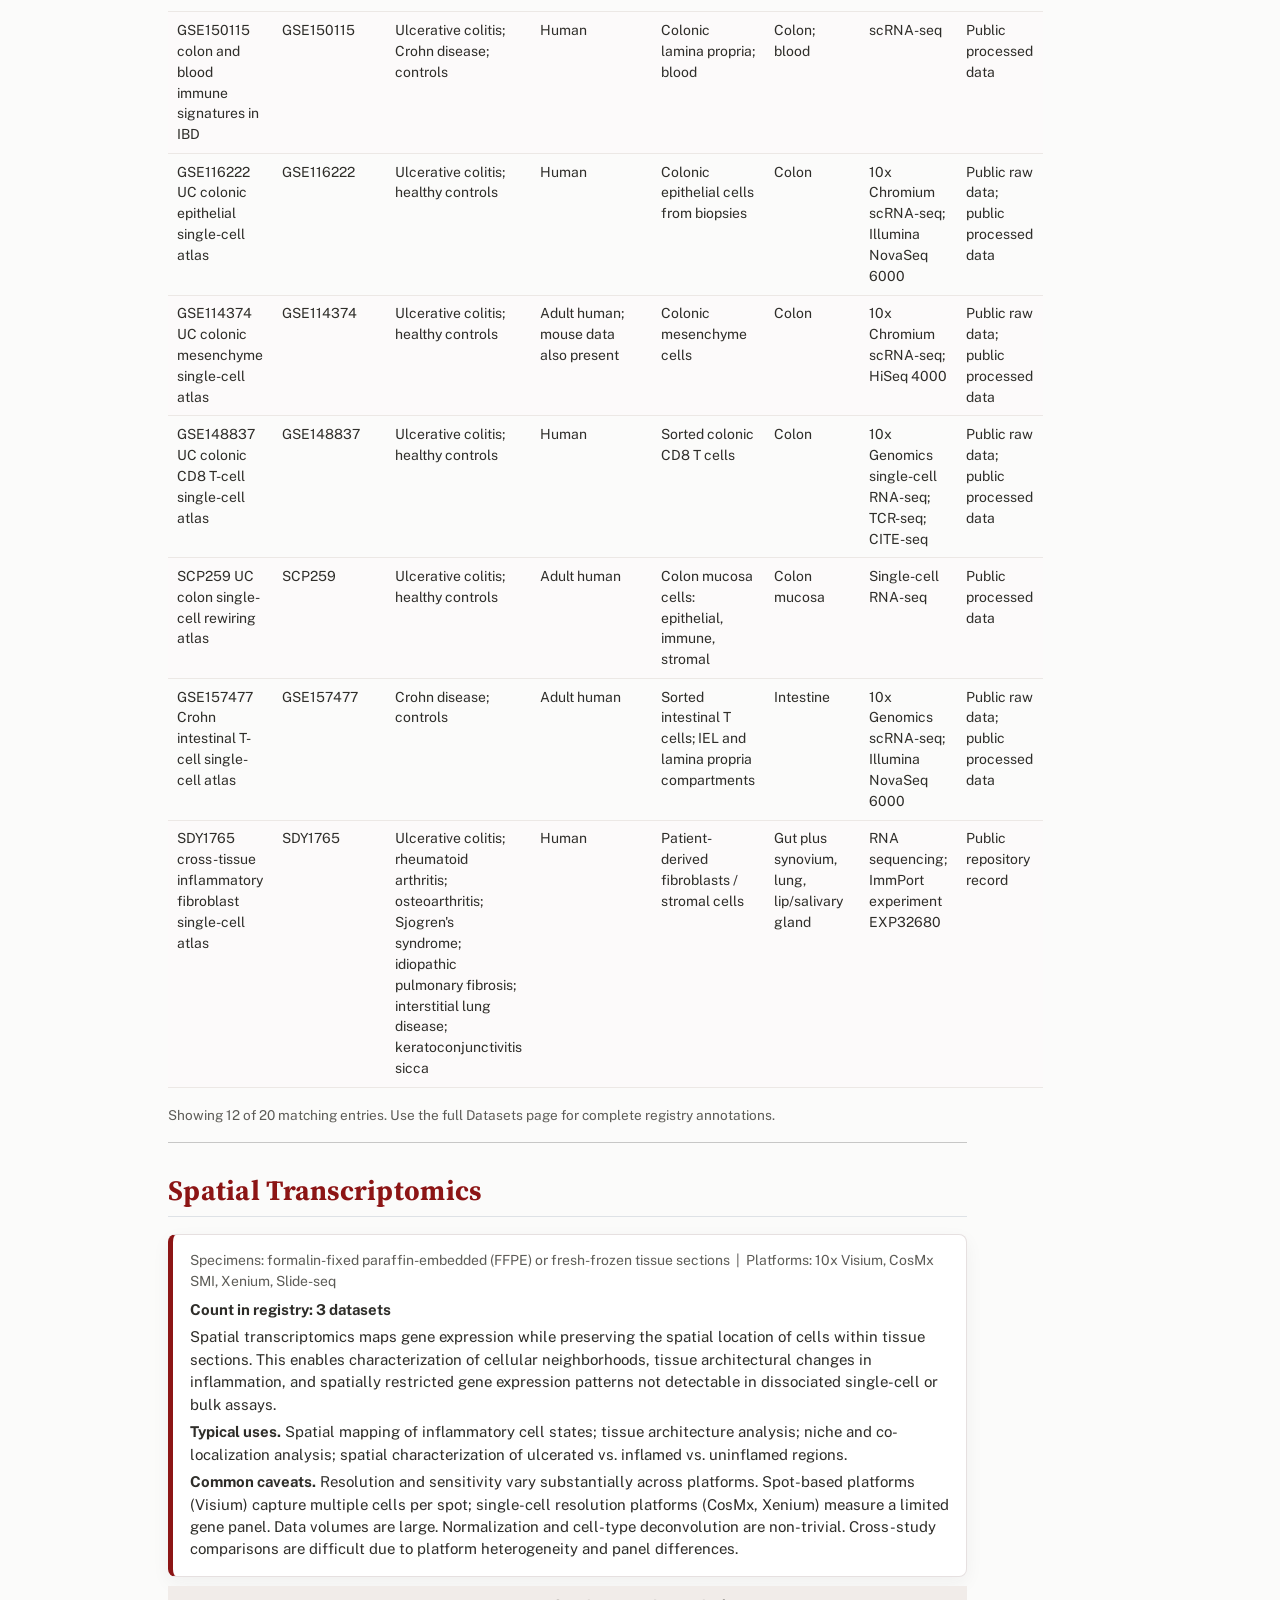
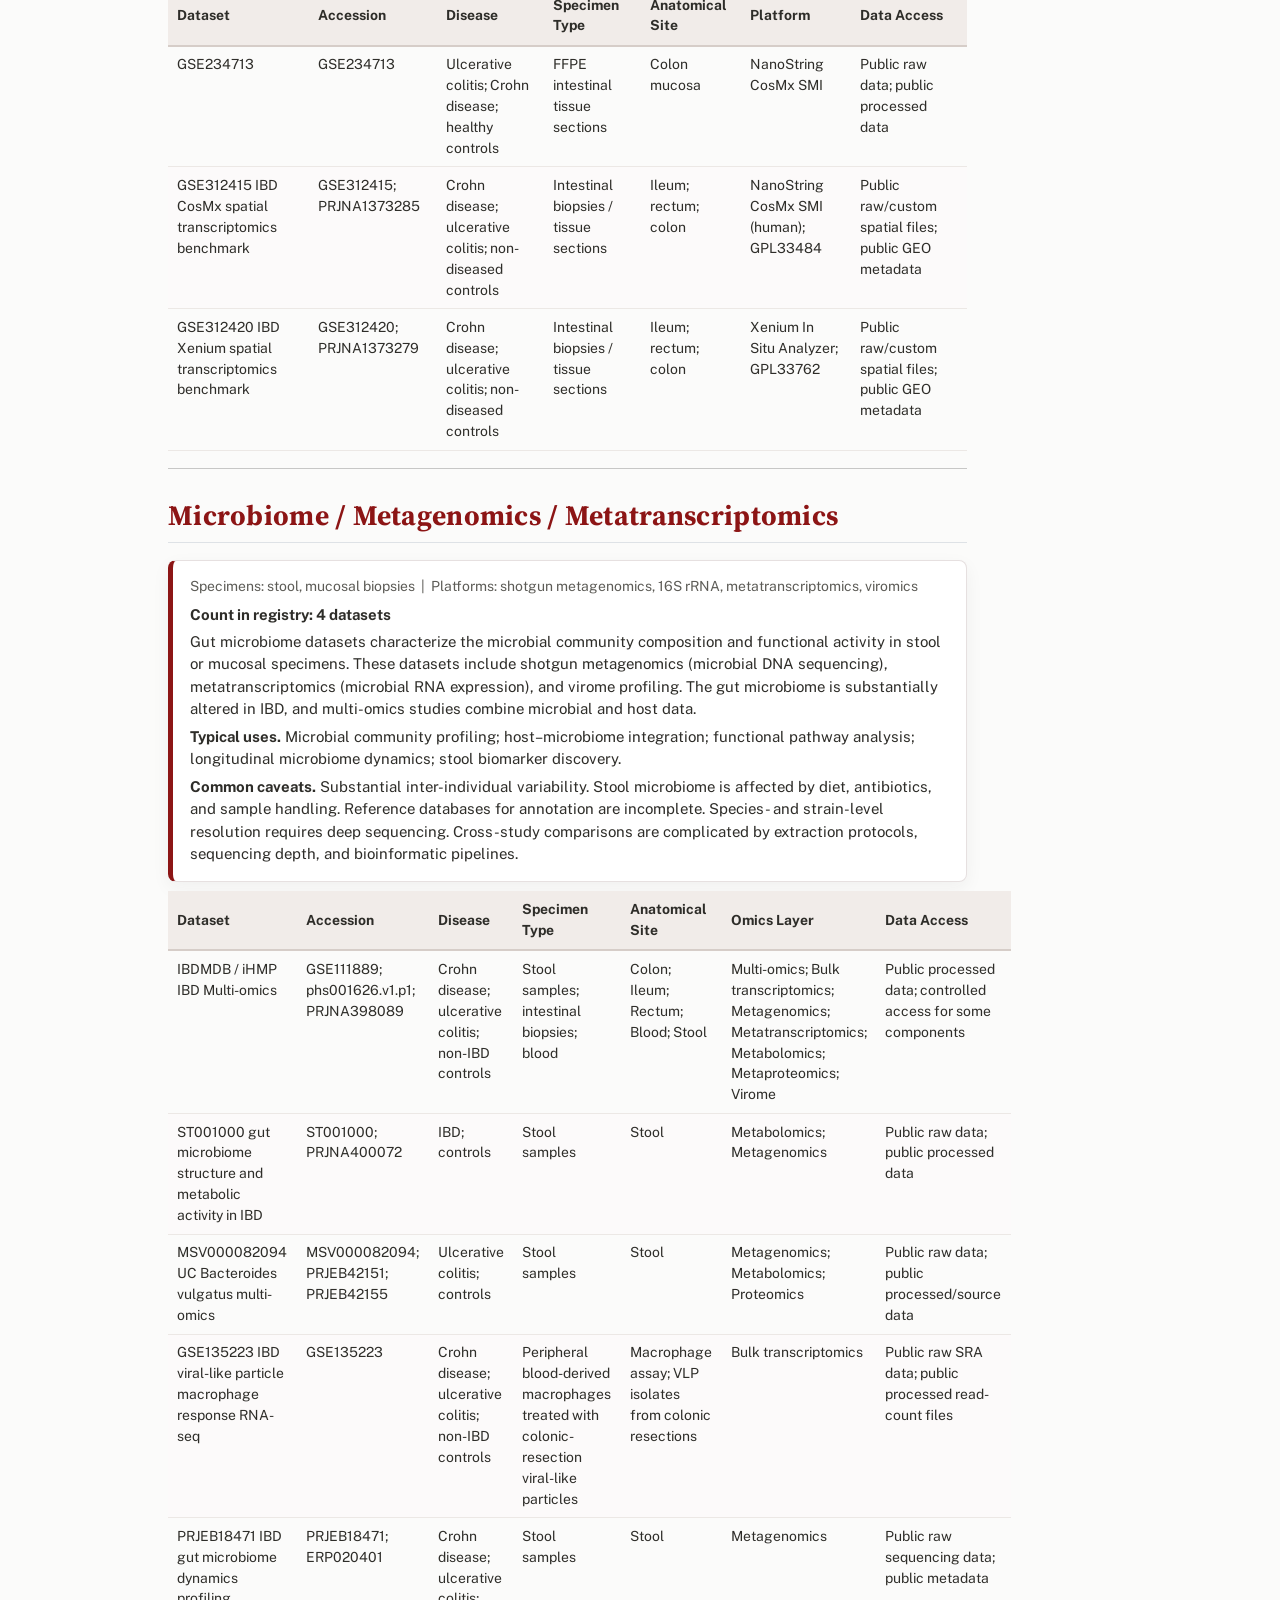
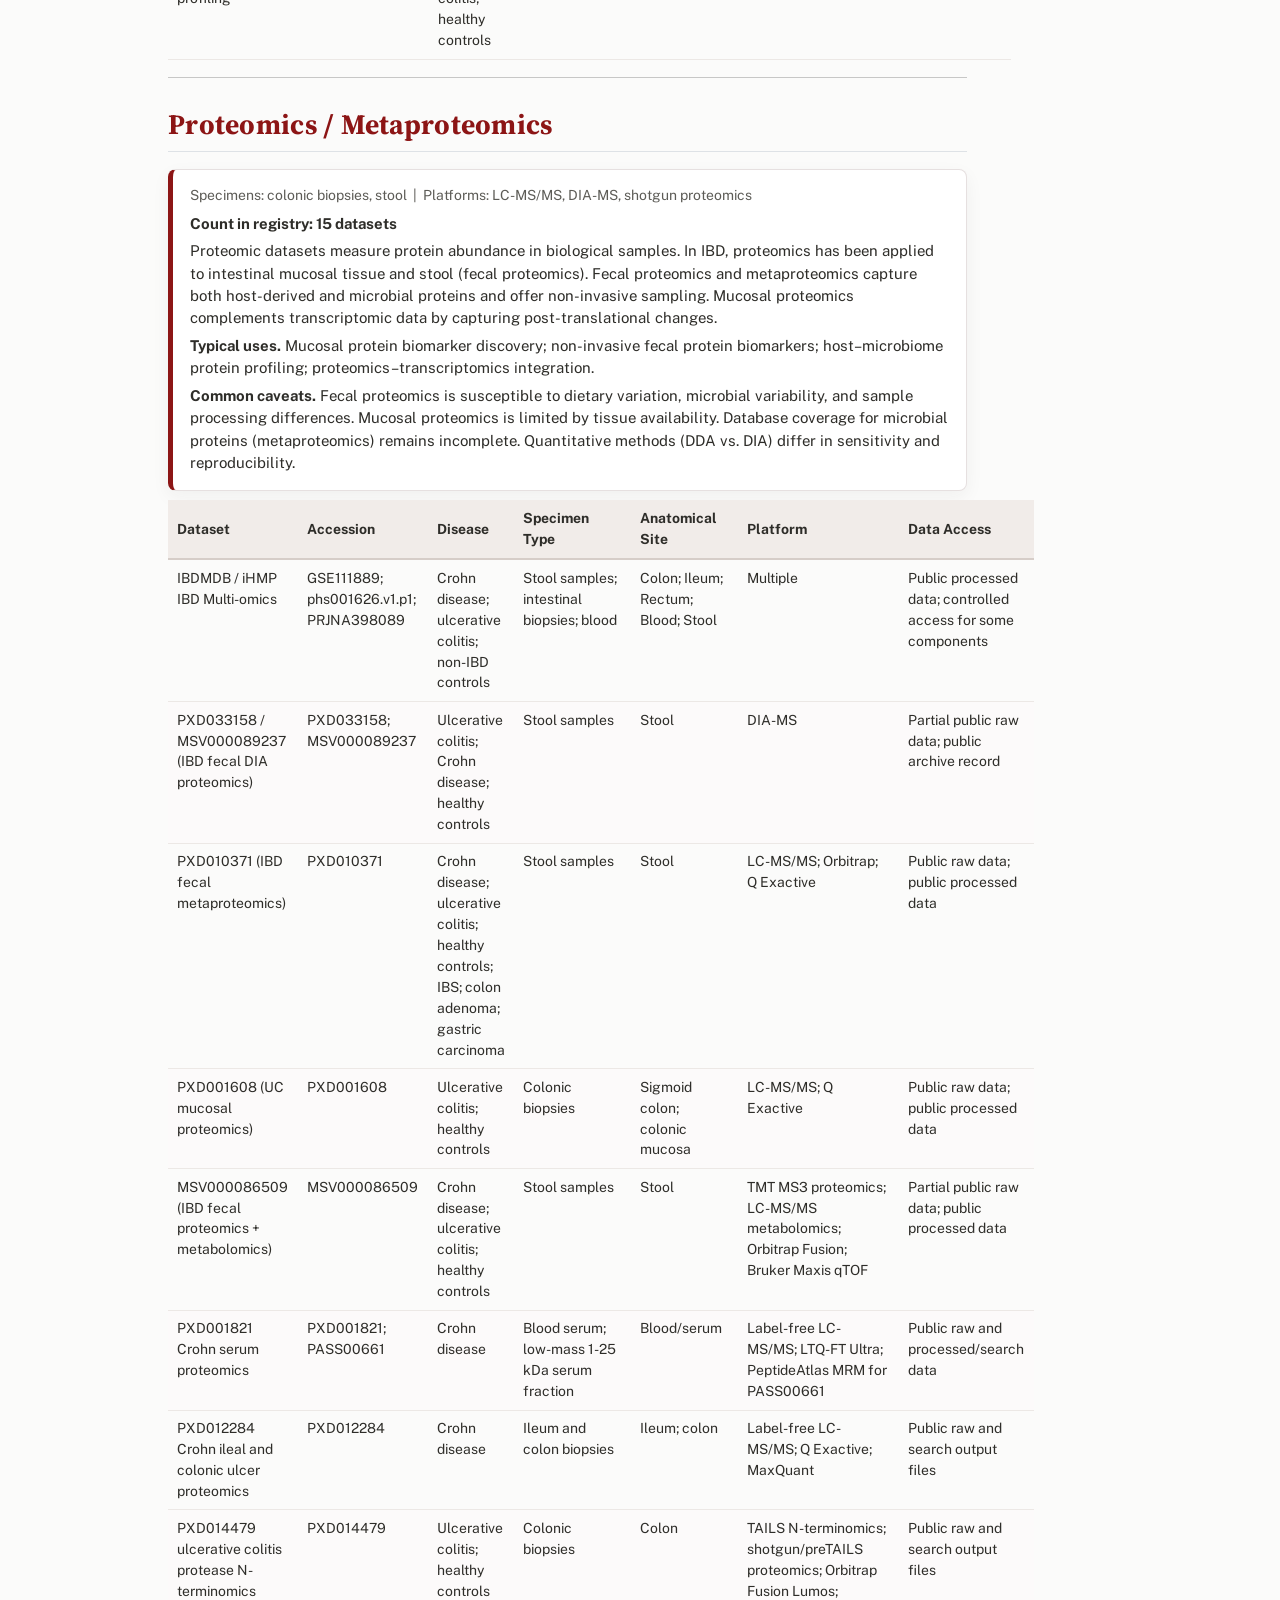
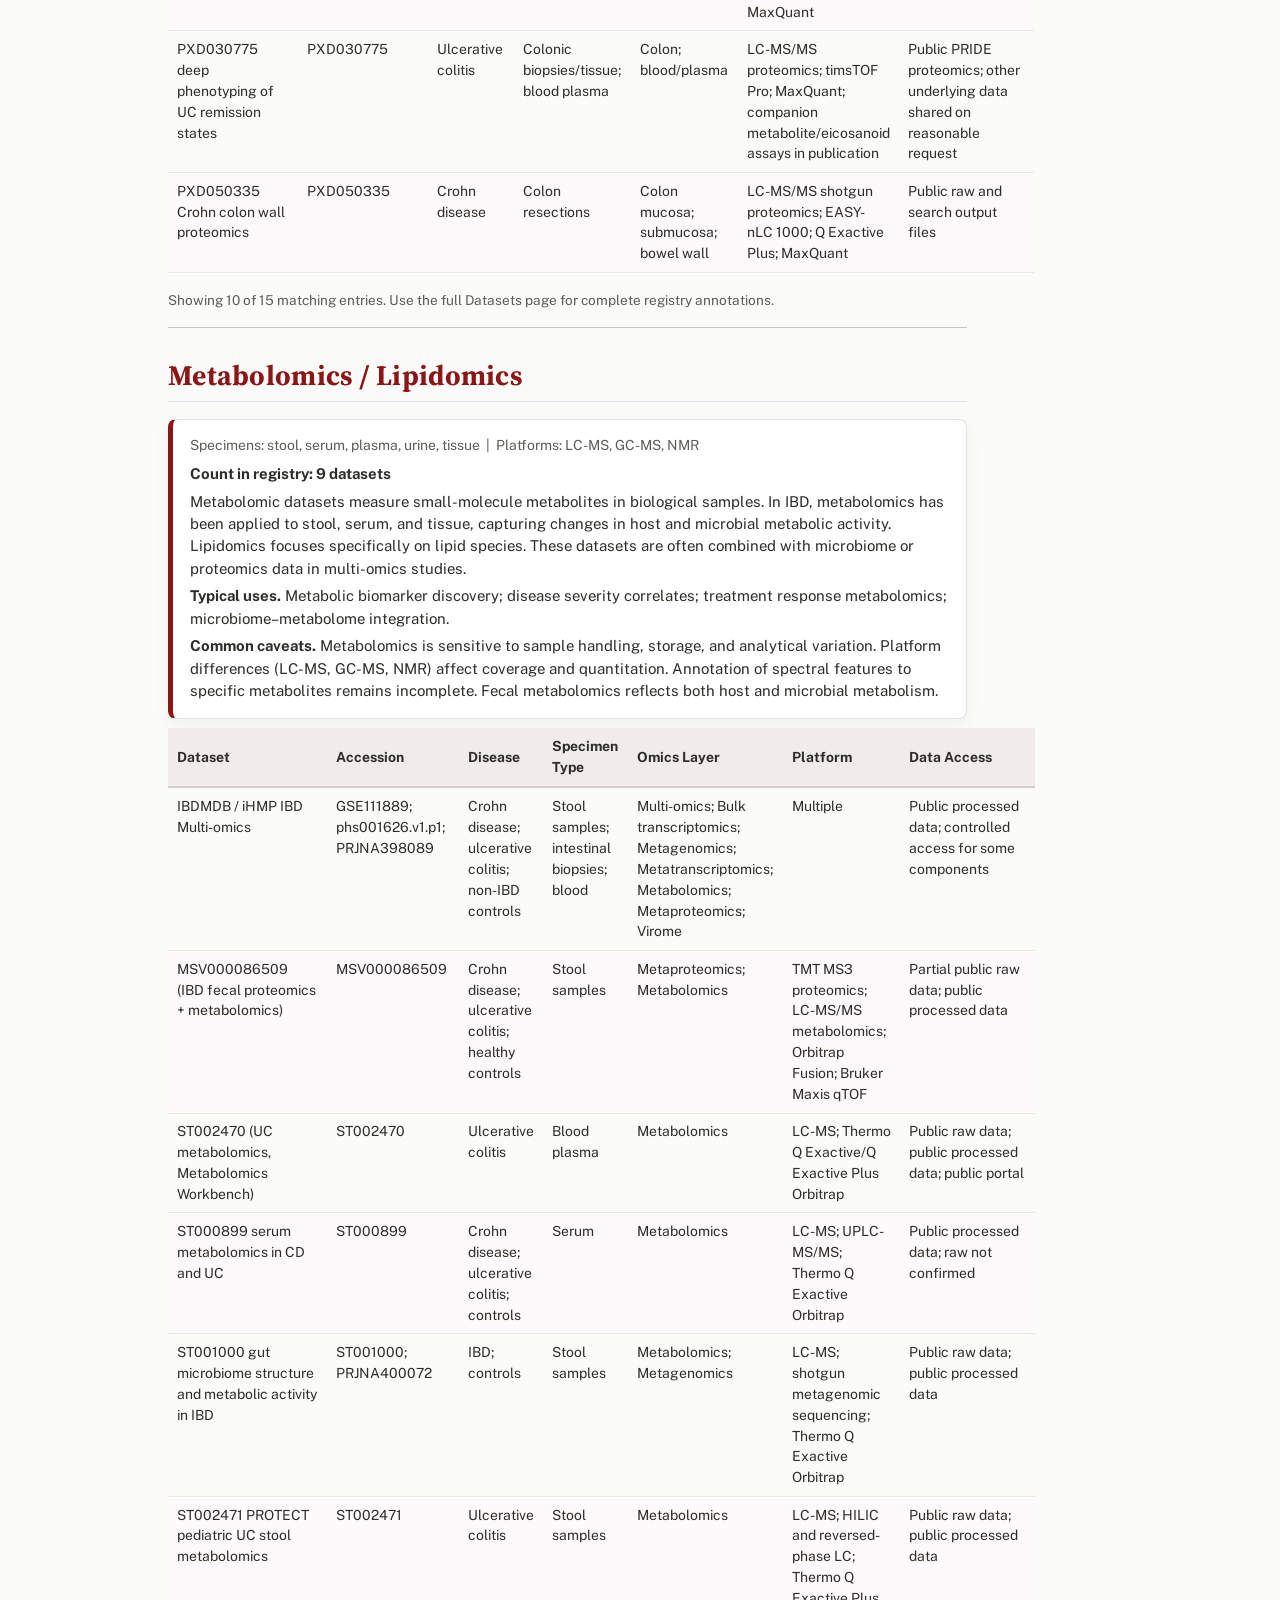
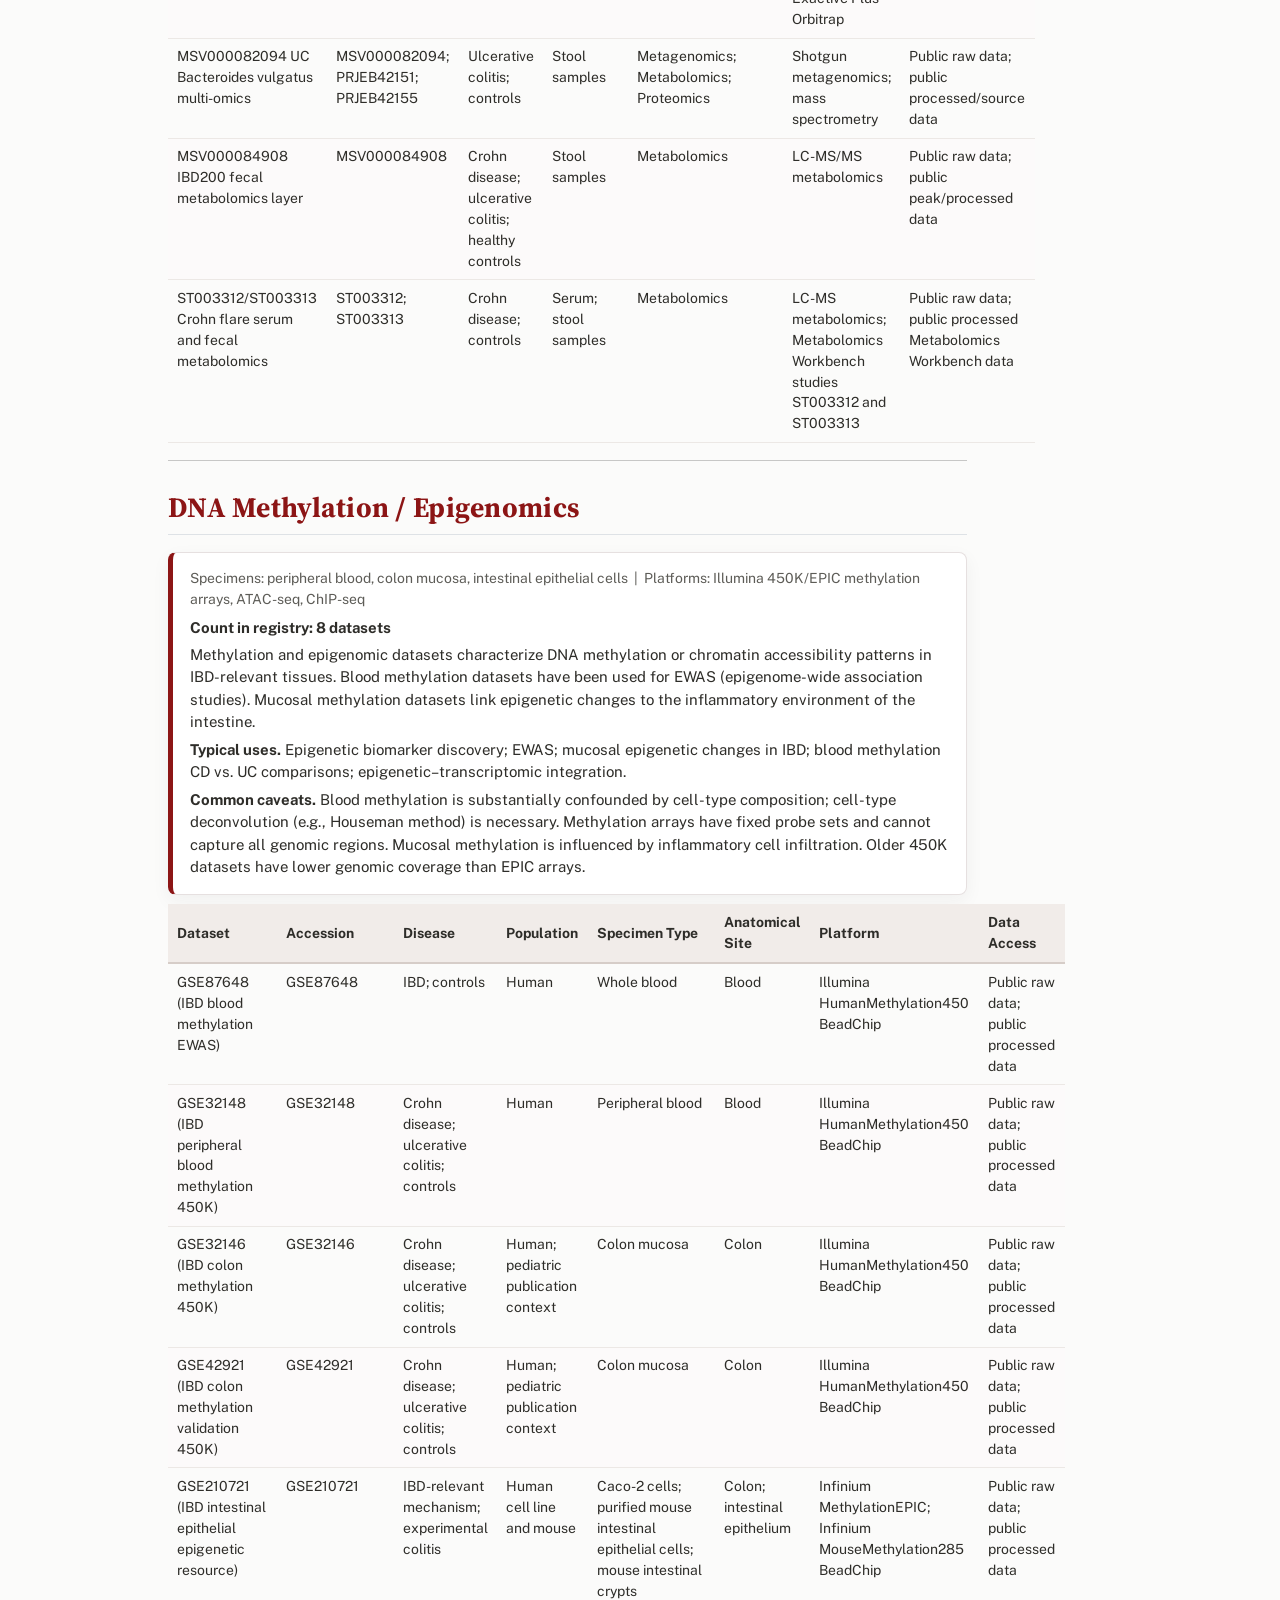
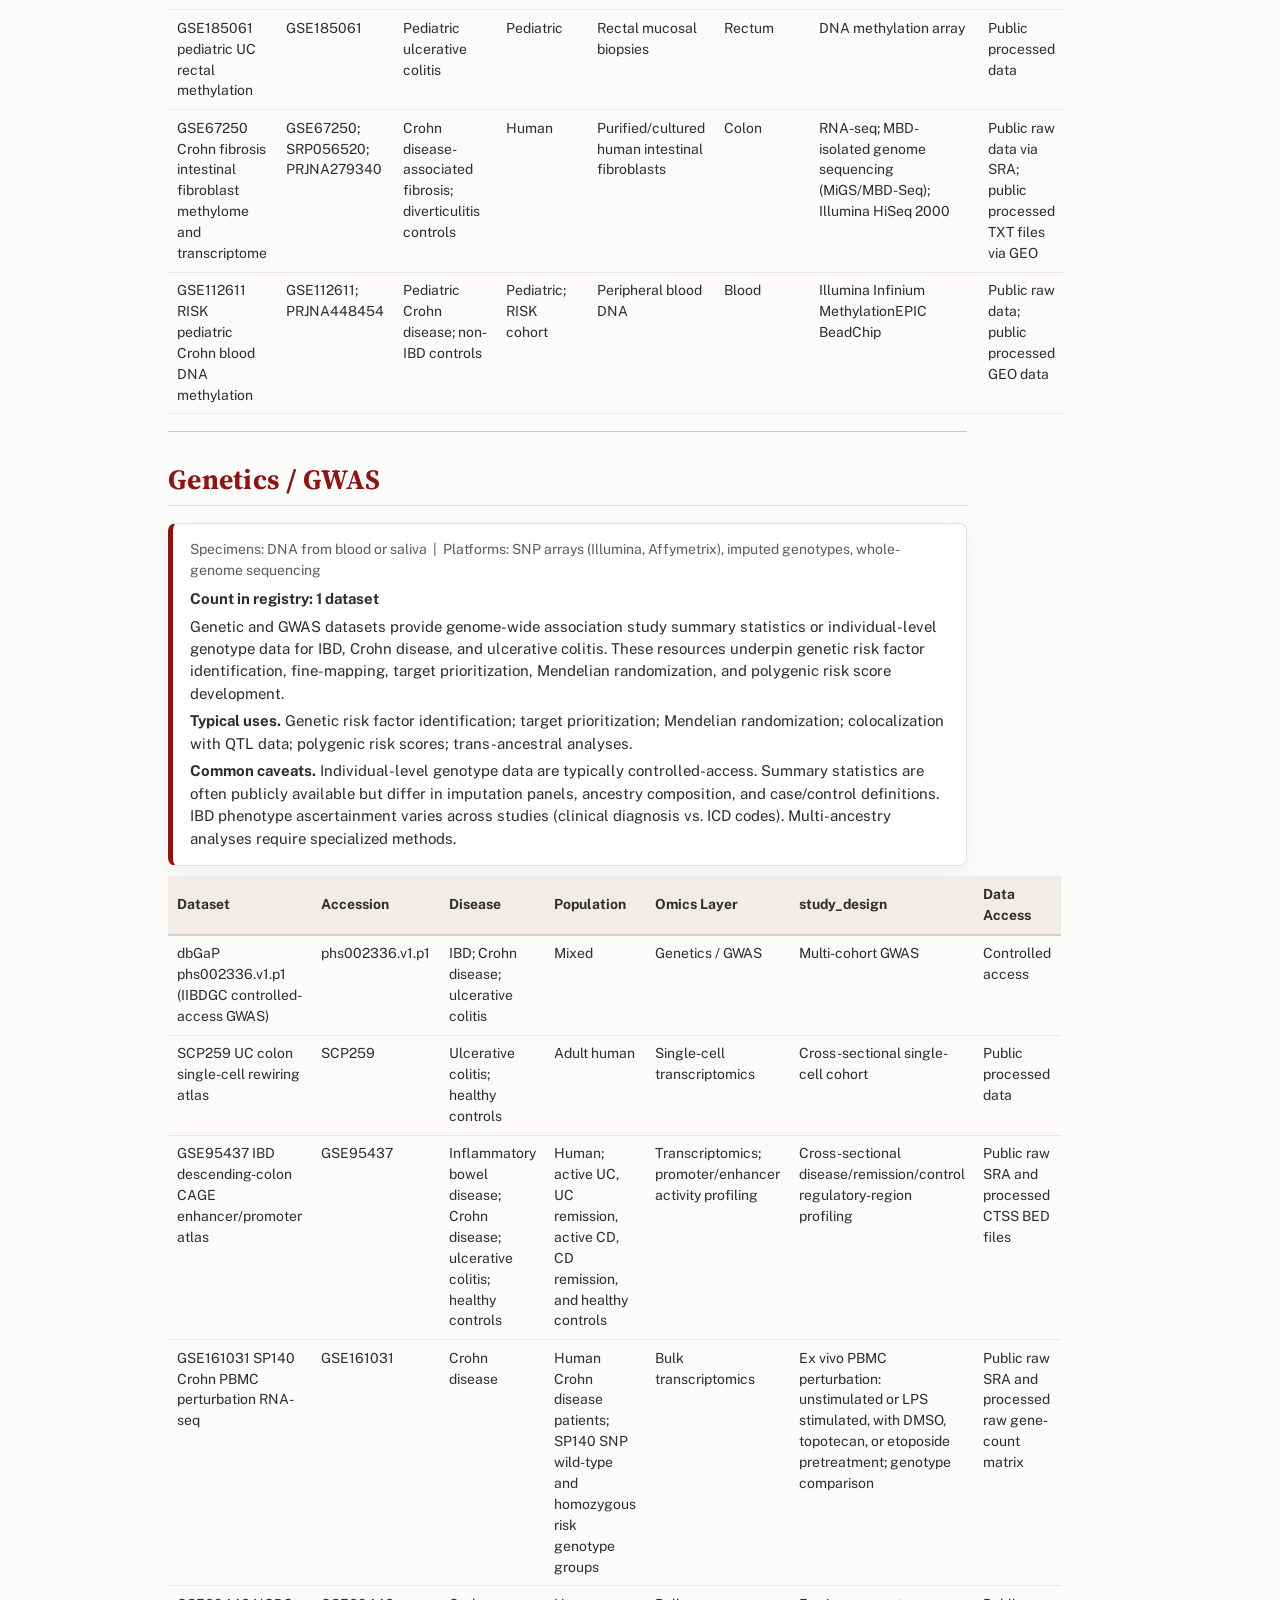
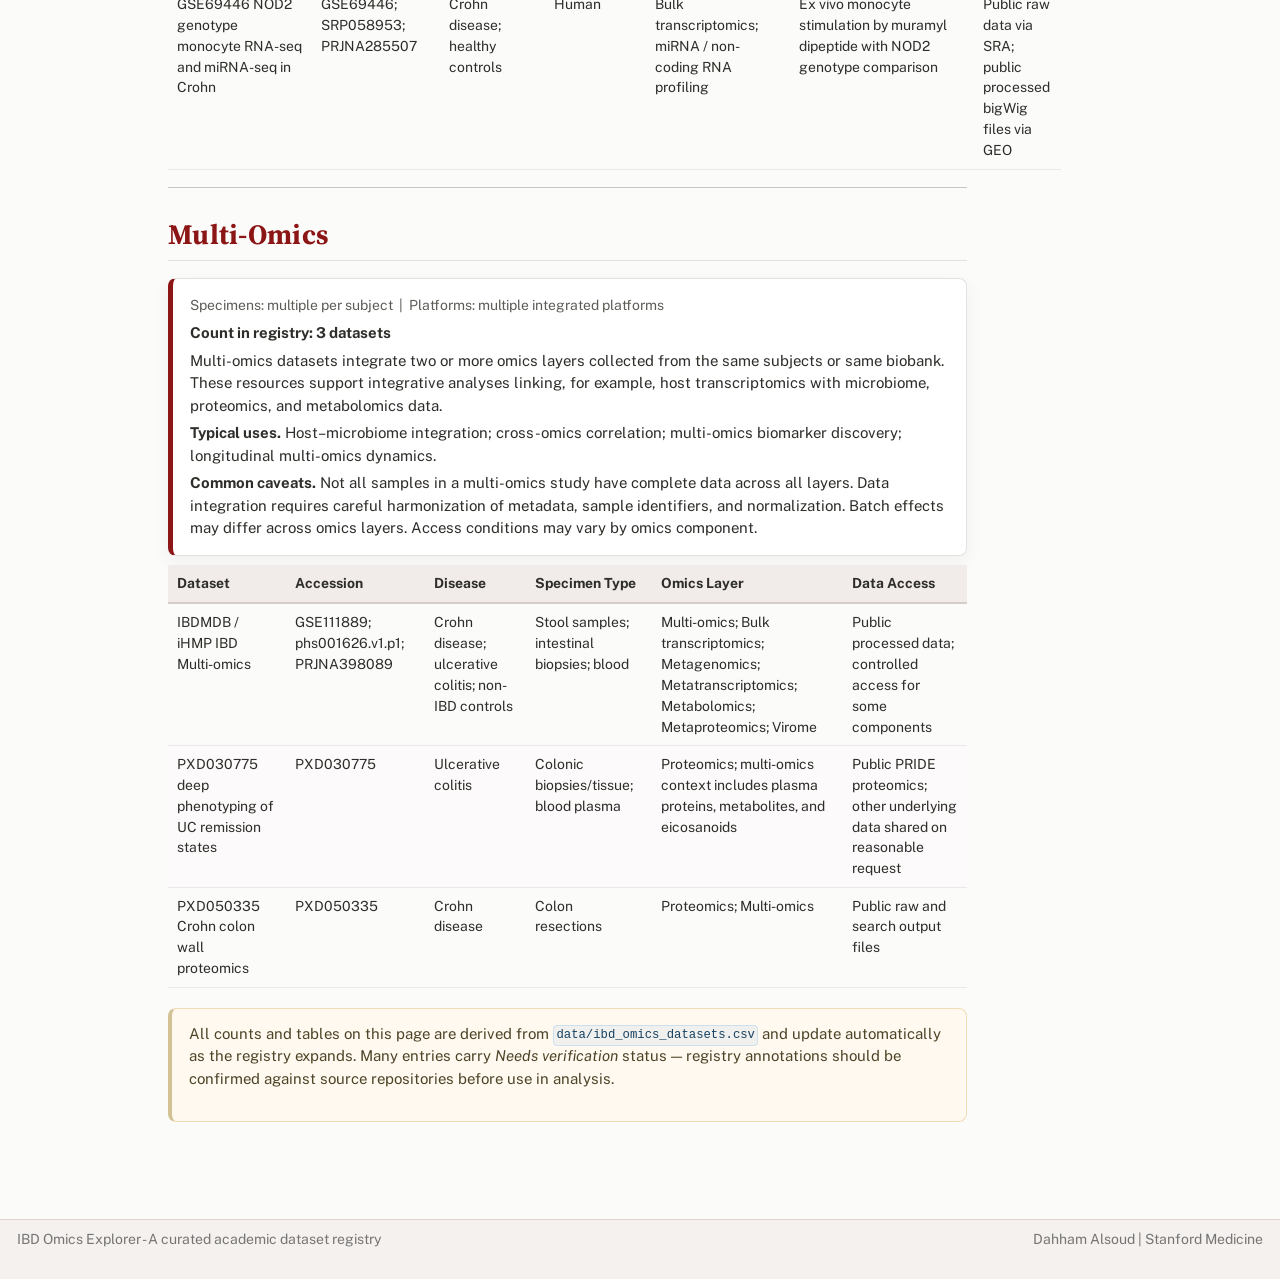
<file: docs/omics-layers.html>
<!DOCTYPE html>
<html xmlns="http://www.w3.org/1999/xhtml" lang="en" xml:lang="en"><head>

<meta charset="utf-8">
<meta name="generator" content="quarto-1.9.36">

<meta name="viewport" content="width=device-width, initial-scale=1.0, user-scalable=yes">

<meta name="author" content="Dahham Alsoud">

<title>Omics Layers – IBD Omics Explorer</title>
<style>
/* Default styles provided by pandoc.
** See https://pandoc.org/MANUAL.html#variables-for-html for config info.
*/
code{white-space: pre-wrap;}
span.smallcaps{font-variant: small-caps;}
div.columns{display: flex; gap: min(4vw, 1.5em);}
div.column{flex: auto; overflow-x: auto;}
div.hanging-indent{margin-left: 1.5em; text-indent: -1.5em;}
ul.task-list{list-style: none;}
ul.task-list li input[type="checkbox"] {
  width: 0.8em;
  margin: 0 0.8em 0.2em -1em; /* quarto-specific, see https://github.com/quarto-dev/quarto-cli/issues/4556 */ 
  vertical-align: middle;
}
</style>


<script src="site_libs/quarto-nav/quarto-nav.js"></script>
<script src="site_libs/quarto-nav/headroom.min.js"></script>
<script src="site_libs/clipboard/clipboard.min.js"></script>
<script src="site_libs/quarto-search/autocomplete.umd.js"></script>
<script src="site_libs/quarto-search/fuse.min.js"></script>
<script src="site_libs/quarto-search/quarto-search.js"></script>
<meta name="quarto:offset" content="./">
<script src="site_libs/quarto-html/quarto.js" type="module"></script>
<script src="site_libs/quarto-html/tabsets/tabsets.js" type="module"></script>
<script src="site_libs/quarto-html/popper.min.js"></script>
<script src="site_libs/quarto-html/tippy.umd.min.js"></script>
<script src="site_libs/quarto-html/anchor.min.js"></script>
<link href="site_libs/quarto-html/tippy.css" rel="stylesheet">
<link href="site_libs/quarto-html/quarto-syntax-highlighting-845c23b38eaddc0f92fda52bfe77a8c8.css" rel="stylesheet" id="quarto-text-highlighting-styles">
<script src="site_libs/bootstrap/bootstrap.min.js"></script>
<link href="site_libs/bootstrap/bootstrap-icons.css" rel="stylesheet">
<link href="site_libs/bootstrap/bootstrap-12b2063343efa455fa6c31bdd6356f0d.min.css" rel="stylesheet" append-hash="true" id="quarto-bootstrap" data-mode="light">
<script id="quarto-search-options" type="application/json">{
  "location": "navbar",
  "copy-button": false,
  "collapse-after": 3,
  "panel-placement": "end",
  "type": "overlay",
  "limit": 50,
  "keyboard-shortcut": [
    "f",
    "/",
    "s"
  ],
  "show-item-context": false,
  "language": {
    "search-no-results-text": "No results",
    "search-matching-documents-text": "matching documents",
    "search-copy-link-title": "Copy link to search",
    "search-hide-matches-text": "Hide additional matches",
    "search-more-match-text": "more match in this document",
    "search-more-matches-text": "more matches in this document",
    "search-clear-button-title": "Clear",
    "search-text-placeholder": "",
    "search-detached-cancel-button-title": "Cancel",
    "search-submit-button-title": "Submit",
    "search-label": "Search"
  }
}</script>
<style>html{ scroll-behavior: smooth; }</style>


<link rel="stylesheet" href="styles.css">
</head>

<body class="nav-fixed quarto-light">

<div id="quarto-search-results"></div>
  <header id="quarto-header" class="headroom fixed-top">
    <nav class="navbar navbar-expand-lg " data-bs-theme="dark">
      <div class="navbar-container container-fluid">
      <div class="navbar-brand-container mx-auto">
    <a class="navbar-brand" href="./index.html">
    <span class="navbar-title">IBD Omics Explorer</span>
    </a>
  </div>
            <div id="quarto-search" class="" title="Search"></div>
          <button class="navbar-toggler" type="button" data-bs-toggle="collapse" data-bs-target="#navbarCollapse" aria-controls="navbarCollapse" role="menu" aria-expanded="false" aria-label="Toggle navigation" onclick="if (window.quartoToggleHeadroom) { window.quartoToggleHeadroom(); }">
  <span class="navbar-toggler-icon"></span>
</button>
          <div class="collapse navbar-collapse" id="navbarCollapse">
            <ul class="navbar-nav navbar-nav-scroll me-auto">
  <li class="nav-item">
    <a class="nav-link" href="./index.html"> 
<span class="menu-text">Home</span></a>
  </li>  
  <li class="nav-item">
    <a class="nav-link" href="./datasets.html"> 
<span class="menu-text">Datasets</span></a>
  </li>  
  <li class="nav-item">
    <a class="nav-link" href="./study-families.html"> 
<span class="menu-text">Study Families</span></a>
  </li>  
  <li class="nav-item">
    <a class="nav-link" href="./analysis-cohorts.html"> 
<span class="menu-text">Analysis Cohorts</span></a>
  </li>  
  <li class="nav-item">
    <a class="nav-link" href="./clinical-trials.html"> 
<span class="menu-text">Clinical Trials</span></a>
  </li>  
  <li class="nav-item">
    <a class="nav-link" href="./integrated-resources.html"> 
<span class="menu-text">Integrated Resources</span></a>
  </li>  
  <li class="nav-item">
    <a class="nav-link active" href="./omics-layers.html" aria-current="page"> 
<span class="menu-text">Omics Layers</span></a>
  </li>  
  <li class="nav-item">
    <a class="nav-link" href="./repositories.html"> 
<span class="menu-text">Repositories</span></a>
  </li>  
  <li class="nav-item">
    <a class="nav-link" href="./curation-methods.html"> 
<span class="menu-text">Curation</span></a>
  </li>  
  <li class="nav-item">
    <a class="nav-link" href="./about.html"> 
<span class="menu-text">About</span></a>
  </li>  
</ul>
          </div> <!-- /navcollapse -->
            <div class="quarto-navbar-tools">
</div>
      </div> <!-- /container-fluid -->
    </nav>
</header>
<!-- content -->
<div id="quarto-content" class="quarto-container page-columns page-rows-contents page-layout-article page-navbar">
<!-- sidebar -->
<!-- margin-sidebar -->
    <div id="quarto-margin-sidebar" class="sidebar margin-sidebar">
        <nav id="TOC" role="doc-toc" class="toc-active">
    <h2 id="toc-title">On this page</h2>
   
  <ul>
  <li><a href="#bulk-transcriptomics" id="toc-bulk-transcriptomics" class="nav-link active" data-scroll-target="#bulk-transcriptomics">Bulk Transcriptomics</a></li>
  <li><a href="#single-cell-transcriptomics" id="toc-single-cell-transcriptomics" class="nav-link" data-scroll-target="#single-cell-transcriptomics">Single-Cell Transcriptomics</a></li>
  <li><a href="#spatial-transcriptomics" id="toc-spatial-transcriptomics" class="nav-link" data-scroll-target="#spatial-transcriptomics">Spatial Transcriptomics</a></li>
  <li><a href="#microbiome" id="toc-microbiome" class="nav-link" data-scroll-target="#microbiome">Microbiome / Metagenomics / Metatranscriptomics</a></li>
  <li><a href="#proteomics" id="toc-proteomics" class="nav-link" data-scroll-target="#proteomics">Proteomics / Metaproteomics</a></li>
  <li><a href="#metabolomics" id="toc-metabolomics" class="nav-link" data-scroll-target="#metabolomics">Metabolomics / Lipidomics</a></li>
  <li><a href="#methylation" id="toc-methylation" class="nav-link" data-scroll-target="#methylation">DNA Methylation / Epigenomics</a></li>
  <li><a href="#genetics" id="toc-genetics" class="nav-link" data-scroll-target="#genetics">Genetics / GWAS</a></li>
  <li><a href="#multi-omics" id="toc-multi-omics" class="nav-link" data-scroll-target="#multi-omics">Multi-Omics</a></li>
  </ul>
</nav>
    </div>
<!-- main -->
<main class="content" id="quarto-document-content">

<header id="title-block-header" class="quarto-title-block default">
<div class="quarto-title">
<h1 class="title">Omics Layers</h1>
<p class="subtitle lead">Dataset inventory grouped by omics type</p>
</div>



<div class="quarto-title-meta">

    <div>
    <div class="quarto-title-meta-heading">Author</div>
    <div class="quarto-title-meta-contents">
             <p>Dahham Alsoud </p>
          </div>
  </div>
    
  
    
  </div>
  


</header>


<div class="page-intro">
<p>This page organizes the dataset inventory by omics layer. Each section describes the layer, typical specimen types, common analytical caveats, and the datasets currently indexed for that layer. Counts reflect the current registry scan and may include rows tagged with multiple omics layers.</p>
</div>
<hr>
<section id="bulk-transcriptomics" class="level2">
<h2 class="anchored" data-anchor-id="bulk-transcriptomics">Bulk Transcriptomics</h2>
<div class="omics-card">
<div class="omics-meta">
Specimens: intestinal biopsies, blood, peripheral blood mononuclear cells &nbsp;|&nbsp; Platforms: microarray (Affymetrix, Illumina), RNA-seq
</div>
<p><strong>Count in registry: 62 datasets</strong></p>
<p>Bulk transcriptomic datasets measure the average gene expression across all cells in a tissue or biological sample. In IBD research, these datasets typically derive from colonic or ileal mucosal biopsies, peripheral blood, or whole blood. They have been widely used to identify gene expression differences between disease states (active vs.&nbsp;remission, CD vs.&nbsp;UC, disease vs.&nbsp;control) and to discover transcriptomic biomarkers.</p>
<p><strong>Typical uses.</strong> Mucosal or blood gene expression profiling; disease-vs-control comparison; CD-vs-UC-vs-control comparisons; biomarker discovery; pathway analysis; deconvolution input.</p>
<p><strong>Common caveats.</strong> Bulk measurements average across heterogeneous cell populations, masking cell-type-specific signals. Cross-study comparisons require attention to tissue site (ileum vs.&nbsp;colon vs.&nbsp;blood), disease activity, treatment status at biopsy, platform (microarray vs.&nbsp;RNA-seq), batch effects, and normalization. Age groups (pediatric vs.&nbsp;adult) differ in biology and should not be pooled without justification. Many older microarray datasets lack detailed clinical metadata.</p>
</div>
<div data-registry-table="" data-layer="Bulk transcriptomics" data-columns="dataset_name,accession,disease,population,sample_type,tissue_site,platform,data_access_status" data-rows="20">

</div>
<hr>
</section>
<section id="single-cell-transcriptomics" class="level2">
<h2 class="anchored" data-anchor-id="single-cell-transcriptomics">Single-Cell Transcriptomics</h2>
<div class="omics-card">
<div class="omics-meta">
Specimens: intestinal biopsies (dissociated), lamina propria isolates &nbsp;|&nbsp; Platforms: 10x Genomics Chromium, other droplet-based scRNA-seq
</div>
<p><strong>Count in registry: 20 datasets</strong></p>
<p>Single-cell RNA sequencing resolves gene expression at the level of individual cells, enabling cell-type and cell-state characterization. In IBD, scRNA-seq has been applied to characterize immune, epithelial, stromal, and endothelial cell populations in the intestinal mucosa, enabling discovery of disease-associated cell states and pathways.</p>
<p><strong>Typical uses.</strong> Cell-type and cell-state atlases; identification of disease-associated cell states; deconvolution reference panels; single-cell disease-vs-control comparisons; treatment response at cellular resolution.</p>
<p><strong>Common caveats.</strong> scRNA-seq datasets are large and computationally demanding. Cell annotation requires reference databases and expert review. Batch effects arise from sample processing, dissociation protocols, and sequencing runs. Cross-study integration requires harmonization of cell annotations and normalization strategies. Dropout (zero-inflation) and ambient RNA are dataset-specific issues. Sample sizes per group are often smaller than bulk studies.</p>
</div>
<div data-registry-table="" data-layer="Single-cell transcriptomics" data-columns="dataset_name,accession,disease,population,sample_type,tissue_site,platform,data_access_status" data-rows="12">

</div>
<hr>
</section>
<section id="spatial-transcriptomics" class="level2">
<h2 class="anchored" data-anchor-id="spatial-transcriptomics">Spatial Transcriptomics</h2>
<div class="omics-card">
<div class="omics-meta">
Specimens: formalin-fixed paraffin-embedded (FFPE) or fresh-frozen tissue sections &nbsp;|&nbsp; Platforms: 10x Visium, CosMx SMI, Xenium, Slide-seq
</div>
<p><strong>Count in registry: 3 datasets</strong></p>
<p>Spatial transcriptomics maps gene expression while preserving the spatial location of cells within tissue sections. This enables characterization of cellular neighborhoods, tissue architectural changes in inflammation, and spatially restricted gene expression patterns not detectable in dissociated single-cell or bulk assays.</p>
<p><strong>Typical uses.</strong> Spatial mapping of inflammatory cell states; tissue architecture analysis; niche and co-localization analysis; spatial characterization of ulcerated vs.&nbsp;inflamed vs.&nbsp;uninflamed regions.</p>
<p><strong>Common caveats.</strong> Resolution and sensitivity vary substantially across platforms. Spot-based platforms (Visium) capture multiple cells per spot; single-cell resolution platforms (CosMx, Xenium) measure a limited gene panel. Data volumes are large. Normalization and cell-type deconvolution are non-trivial. Cross-study comparisons are difficult due to platform heterogeneity and panel differences.</p>
</div>
<div data-registry-table="" data-layer="Spatial transcriptomics" data-columns="dataset_name,accession,disease,sample_type,tissue_site,platform,data_access_status" data-rows="10">

</div>
<hr>
</section>
<section id="microbiome" class="level2">
<h2 class="anchored" data-anchor-id="microbiome">Microbiome / Metagenomics / Metatranscriptomics</h2>
<div class="omics-card">
<div class="omics-meta">
Specimens: stool, mucosal biopsies &nbsp;|&nbsp; Platforms: shotgun metagenomics, 16S rRNA, metatranscriptomics, viromics
</div>
<p><strong>Count in registry: 4 datasets</strong></p>
<p>Gut microbiome datasets characterize the microbial community composition and functional activity in stool or mucosal specimens. These datasets include shotgun metagenomics (microbial DNA sequencing), metatranscriptomics (microbial RNA expression), and virome profiling. The gut microbiome is substantially altered in IBD, and multi-omics studies combine microbial and host data.</p>
<p><strong>Typical uses.</strong> Microbial community profiling; host–microbiome integration; functional pathway analysis; longitudinal microbiome dynamics; stool biomarker discovery.</p>
<p><strong>Common caveats.</strong> Substantial inter-individual variability. Stool microbiome is affected by diet, antibiotics, and sample handling. Reference databases for annotation are incomplete. Species- and strain-level resolution requires deep sequencing. Cross-study comparisons are complicated by extraction protocols, sequencing depth, and bioinformatic pipelines.</p>
</div>
<div data-registry-table="" data-any="Metagenomics|Metatranscriptomics|Virome" data-columns="dataset_name,accession,disease,sample_type,tissue_site,omics_layer,data_access_status" data-rows="10">

</div>
<hr>
</section>
<section id="proteomics" class="level2">
<h2 class="anchored" data-anchor-id="proteomics">Proteomics / Metaproteomics</h2>
<div class="omics-card">
<div class="omics-meta">
Specimens: colonic biopsies, stool &nbsp;|&nbsp; Platforms: LC-MS/MS, DIA-MS, shotgun proteomics
</div>
<p><strong>Count in registry: 15 datasets</strong></p>
<p>Proteomic datasets measure protein abundance in biological samples. In IBD, proteomics has been applied to intestinal mucosal tissue and stool (fecal proteomics). Fecal proteomics and metaproteomics capture both host-derived and microbial proteins and offer non-invasive sampling. Mucosal proteomics complements transcriptomic data by capturing post-translational changes.</p>
<p><strong>Typical uses.</strong> Mucosal protein biomarker discovery; non-invasive fecal protein biomarkers; host–microbiome protein profiling; proteomics–transcriptomics integration.</p>
<p><strong>Common caveats.</strong> Fecal proteomics is susceptible to dietary variation, microbial variability, and sample processing differences. Mucosal proteomics is limited by tissue availability. Database coverage for microbial proteins (metaproteomics) remains incomplete. Quantitative methods (DDA vs.&nbsp;DIA) differ in sensitivity and reproducibility.</p>
</div>
<div data-registry-table="" data-any="Proteomics|Metaproteomics" data-columns="dataset_name,accession,disease,sample_type,tissue_site,platform,data_access_status" data-rows="10">

</div>
<hr>
</section>
<section id="metabolomics" class="level2">
<h2 class="anchored" data-anchor-id="metabolomics">Metabolomics / Lipidomics</h2>
<div class="omics-card">
<div class="omics-meta">
Specimens: stool, serum, plasma, urine, tissue &nbsp;|&nbsp; Platforms: LC-MS, GC-MS, NMR
</div>
<p><strong>Count in registry: 9 datasets</strong></p>
<p>Metabolomic datasets measure small-molecule metabolites in biological samples. In IBD, metabolomics has been applied to stool, serum, and tissue, capturing changes in host and microbial metabolic activity. Lipidomics focuses specifically on lipid species. These datasets are often combined with microbiome or proteomics data in multi-omics studies.</p>
<p><strong>Typical uses.</strong> Metabolic biomarker discovery; disease severity correlates; treatment response metabolomics; microbiome–metabolome integration.</p>
<p><strong>Common caveats.</strong> Metabolomics is sensitive to sample handling, storage, and analytical variation. Platform differences (LC-MS, GC-MS, NMR) affect coverage and quantitation. Annotation of spectral features to specific metabolites remains incomplete. Fecal metabolomics reflects both host and microbial metabolism.</p>
</div>
<div data-registry-table="" data-any="Metabolomics|Lipidomics" data-columns="dataset_name,accession,disease,sample_type,omics_layer,platform,data_access_status" data-rows="10">

</div>
<hr>
</section>
<section id="methylation" class="level2">
<h2 class="anchored" data-anchor-id="methylation">DNA Methylation / Epigenomics</h2>
<div class="omics-card">
<div class="omics-meta">
Specimens: peripheral blood, colon mucosa, intestinal epithelial cells &nbsp;|&nbsp; Platforms: Illumina 450K/EPIC methylation arrays, ATAC-seq, ChIP-seq
</div>
<p><strong>Count in registry: 8 datasets</strong></p>
<p>Methylation and epigenomic datasets characterize DNA methylation or chromatin accessibility patterns in IBD-relevant tissues. Blood methylation datasets have been used for EWAS (epigenome-wide association studies). Mucosal methylation datasets link epigenetic changes to the inflammatory environment of the intestine.</p>
<p><strong>Typical uses.</strong> Epigenetic biomarker discovery; EWAS; mucosal epigenetic changes in IBD; blood methylation CD vs.&nbsp;UC comparisons; epigenetic–transcriptomic integration.</p>
<p><strong>Common caveats.</strong> Blood methylation is substantially confounded by cell-type composition; cell-type deconvolution (e.g., Houseman method) is necessary. Methylation arrays have fixed probe sets and cannot capture all genomic regions. Mucosal methylation is influenced by inflammatory cell infiltration. Older 450K datasets have lower genomic coverage than EPIC arrays.</p>
</div>
<div data-registry-table="" data-layer="Methylation" data-columns="dataset_name,accession,disease,population,sample_type,tissue_site,platform,data_access_status" data-rows="10">

</div>
<hr>
</section>
<section id="genetics" class="level2">
<h2 class="anchored" data-anchor-id="genetics">Genetics / GWAS</h2>
<div class="omics-card">
<div class="omics-meta">
Specimens: DNA from blood or saliva &nbsp;|&nbsp; Platforms: SNP arrays (Illumina, Affymetrix), imputed genotypes, whole-genome sequencing
</div>
<p><strong>Count in registry: 1 dataset</strong></p>
<p>Genetic and GWAS datasets provide genome-wide association study summary statistics or individual-level genotype data for IBD, Crohn disease, and ulcerative colitis. These resources underpin genetic risk factor identification, fine-mapping, target prioritization, Mendelian randomization, and polygenic risk score development.</p>
<p><strong>Typical uses.</strong> Genetic risk factor identification; target prioritization; Mendelian randomization; colocalization with QTL data; polygenic risk scores; trans-ancestral analyses.</p>
<p><strong>Common caveats.</strong> Individual-level genotype data are typically controlled-access. Summary statistics are often publicly available but differ in imputation panels, ancestry composition, and case/control definitions. IBD phenotype ascertainment varies across studies (clinical diagnosis vs.&nbsp;ICD codes). Multi-ancestry analyses require specialized methods.</p>
</div>
<div data-registry-table="" data-any="Genetics|GWAS|Integrative genomics" data-columns="dataset_name,accession,disease,population,omics_layer,study_design,data_access_status" data-rows="10">

</div>
<hr>
</section>
<section id="multi-omics" class="level2">
<h2 class="anchored" data-anchor-id="multi-omics">Multi-Omics</h2>
<div class="omics-card">
<div class="omics-meta">
Specimens: multiple per subject &nbsp;|&nbsp; Platforms: multiple integrated platforms
</div>
<p><strong>Count in registry: 3 datasets</strong></p>
<p>Multi-omics datasets integrate two or more omics layers collected from the same subjects or same biobank. These resources support integrative analyses linking, for example, host transcriptomics with microbiome, proteomics, and metabolomics data.</p>
<p><strong>Typical uses.</strong> Host–microbiome integration; cross-omics correlation; multi-omics biomarker discovery; longitudinal multi-omics dynamics.</p>
<p><strong>Common caveats.</strong> Not all samples in a multi-omics study have complete data across all layers. Data integration requires careful harmonization of metadata, sample identifiers, and normalization. Batch effects may differ across omics layers. Access conditions may vary by omics component.</p>
</div>
<div data-registry-table="" data-layer="Multi-omics" data-columns="dataset_name,accession,disease,sample_type,omics_layer,data_access_status" data-rows="10">

</div>
<div class="disclaimer">
<p>All counts and tables on this page are derived from <code>data/ibd_omics_datasets.csv</code> and update automatically as the registry expands. Many entries carry <em>Needs verification</em> status — registry annotations should be confirmed against source repositories before use in analysis.</p>
</div>


</section>

</main> <!-- /main -->
<script src="site-tables.js?v=20260510-7"></script>
<script id="quarto-html-after-body" type="application/javascript">
  window.document.addEventListener("DOMContentLoaded", function (event) {
    const icon = "";
    const anchorJS = new window.AnchorJS();
    anchorJS.options = {
      placement: 'right',
      icon: icon
    };
    anchorJS.add('.anchored');
    const isCodeAnnotation = (el) => {
      for (const clz of el.classList) {
        if (clz.startsWith('code-annotation-')) {                     
          return true;
        }
      }
      return false;
    }
    const onCopySuccess = function(e) {
      // button target
      const button = e.trigger;
      // don't keep focus
      button.blur();
      // flash "checked"
      button.classList.add('code-copy-button-checked');
      var currentTitle = button.getAttribute("title");
      button.setAttribute("title", "Copied!");
      let tooltip;
      if (window.bootstrap) {
        button.setAttribute("data-bs-toggle", "tooltip");
        button.setAttribute("data-bs-placement", "left");
        button.setAttribute("data-bs-title", "Copied!");
        tooltip = new bootstrap.Tooltip(button, 
          { trigger: "manual", 
            customClass: "code-copy-button-tooltip",
            offset: [0, -8]});
        tooltip.show();    
      }
      setTimeout(function() {
        if (tooltip) {
          tooltip.hide();
          button.removeAttribute("data-bs-title");
          button.removeAttribute("data-bs-toggle");
          button.removeAttribute("data-bs-placement");
        }
        button.setAttribute("title", currentTitle);
        button.classList.remove('code-copy-button-checked');
      }, 1000);
      // clear code selection
      e.clearSelection();
    }
    const getTextToCopy = function(trigger) {
      const outerScaffold = trigger.parentElement.cloneNode(true);
      const codeEl = outerScaffold.querySelector('code');
      for (const childEl of codeEl.children) {
        if (isCodeAnnotation(childEl)) {
          childEl.remove();
        }
      }
      return codeEl.innerText;
    }
    const clipboard = new window.ClipboardJS('.code-copy-button:not([data-in-quarto-modal])', {
      text: getTextToCopy
    });
    clipboard.on('success', onCopySuccess);
    if (window.document.getElementById('quarto-embedded-source-code-modal')) {
      const clipboardModal = new window.ClipboardJS('.code-copy-button[data-in-quarto-modal]', {
        text: getTextToCopy,
        container: window.document.getElementById('quarto-embedded-source-code-modal')
      });
      clipboardModal.on('success', onCopySuccess);
    }
      var localhostRegex = new RegExp(/^(?:http|https):\/\/localhost\:?[0-9]*\//);
      var mailtoRegex = new RegExp(/^mailto:/);
        var filterRegex = new RegExp("https:\/\/dahhamalsoud\.github\.io\/ibd-omics-explorer");
      var isInternal = (href) => {
          return filterRegex.test(href) || localhostRegex.test(href) || mailtoRegex.test(href);
      }
      // Inspect non-navigation links and adorn them if external
     var links = window.document.querySelectorAll('a[href]:not(.nav-link):not(.navbar-brand):not(.toc-action):not(.sidebar-link):not(.sidebar-item-toggle):not(.pagination-link):not(.no-external):not([aria-hidden]):not(.dropdown-item):not(.quarto-navigation-tool):not(.about-link)');
      for (var i=0; i<links.length; i++) {
        const link = links[i];
        if (!isInternal(link.href)) {
          // undo the damage that might have been done by quarto-nav.js in the case of
          // links that we want to consider external
          if (link.dataset.originalHref !== undefined) {
            link.href = link.dataset.originalHref;
          }
            // target, if specified
            link.setAttribute("target", "_blank");
            if (link.getAttribute("rel") === null) {
              link.setAttribute("rel", "noopener");
            }
            // default icon
            link.classList.add("external");
        }
      }
    function tippyHover(el, contentFn, onTriggerFn, onUntriggerFn) {
      const config = {
        allowHTML: true,
        maxWidth: 500,
        delay: 100,
        arrow: false,
        appendTo: function(el) {
            return el.parentElement;
        },
        interactive: true,
        interactiveBorder: 10,
        theme: 'quarto',
        placement: 'bottom-start',
      };
      if (contentFn) {
        config.content = contentFn;
      }
      if (onTriggerFn) {
        config.onTrigger = onTriggerFn;
      }
      if (onUntriggerFn) {
        config.onUntrigger = onUntriggerFn;
      }
      window.tippy(el, config); 
    }
    const noterefs = window.document.querySelectorAll('a[role="doc-noteref"]');
    for (var i=0; i<noterefs.length; i++) {
      const ref = noterefs[i];
      tippyHover(ref, function() {
        // use id or data attribute instead here
        let href = ref.getAttribute('data-footnote-href') || ref.getAttribute('href');
        try { href = new URL(href).hash; } catch {}
        const id = href.replace(/^#\/?/, "");
        const note = window.document.getElementById(id);
        if (note) {
          return note.innerHTML;
        } else {
          return "";
        }
      });
    }
    const xrefs = window.document.querySelectorAll('a.quarto-xref');
    const processXRef = (id, note) => {
      // Strip column container classes
      const stripColumnClz = (el) => {
        el.classList.remove("page-full", "page-columns");
        if (el.children) {
          for (const child of el.children) {
            stripColumnClz(child);
          }
        }
      }
      stripColumnClz(note)
      if (id === null || id.startsWith('sec-')) {
        // Special case sections, only their first couple elements
        const container = document.createElement("div");
        if (note.children && note.children.length > 2) {
          container.appendChild(note.children[0].cloneNode(true));
          for (let i = 1; i < note.children.length; i++) {
            const child = note.children[i];
            if (child.tagName === "P" && child.innerText === "") {
              continue;
            } else {
              container.appendChild(child.cloneNode(true));
              break;
            }
          }
          if (window.Quarto?.typesetMath) {
            window.Quarto.typesetMath(container);
          }
          return container.innerHTML
        } else {
          if (window.Quarto?.typesetMath) {
            window.Quarto.typesetMath(note);
          }
          return note.innerHTML;
        }
      } else {
        // Remove any anchor links if they are present
        const anchorLink = note.querySelector('a.anchorjs-link');
        if (anchorLink) {
          anchorLink.remove();
        }
        if (window.Quarto?.typesetMath) {
          window.Quarto.typesetMath(note);
        }
        if (note.classList.contains("callout")) {
          return note.outerHTML;
        } else {
          return note.innerHTML;
        }
      }
    }
    for (var i=0; i<xrefs.length; i++) {
      const xref = xrefs[i];
      tippyHover(xref, undefined, function(instance) {
        instance.disable();
        let url = xref.getAttribute('href');
        let hash = undefined; 
        if (url.startsWith('#')) {
          hash = url;
        } else {
          try { hash = new URL(url).hash; } catch {}
        }
        if (hash) {
          const id = hash.replace(/^#\/?/, "");
          const note = window.document.getElementById(id);
          if (note !== null) {
            try {
              const html = processXRef(id, note.cloneNode(true));
              instance.setContent(html);
            } finally {
              instance.enable();
              instance.show();
            }
          } else {
            // See if we can fetch this
            fetch(url.split('#')[0])
            .then(res => res.text())
            .then(html => {
              const parser = new DOMParser();
              const htmlDoc = parser.parseFromString(html, "text/html");
              const note = htmlDoc.getElementById(id);
              if (note !== null) {
                const html = processXRef(id, note);
                instance.setContent(html);
              } 
            }).finally(() => {
              instance.enable();
              instance.show();
            });
          }
        } else {
          // See if we can fetch a full url (with no hash to target)
          // This is a special case and we should probably do some content thinning / targeting
          fetch(url)
          .then(res => res.text())
          .then(html => {
            const parser = new DOMParser();
            const htmlDoc = parser.parseFromString(html, "text/html");
            const note = htmlDoc.querySelector('main.content');
            if (note !== null) {
              // This should only happen for chapter cross references
              // (since there is no id in the URL)
              // remove the first header
              if (note.children.length > 0 && note.children[0].tagName === "HEADER") {
                note.children[0].remove();
              }
              const html = processXRef(null, note);
              instance.setContent(html);
            } 
          }).finally(() => {
            instance.enable();
            instance.show();
          });
        }
      }, function(instance) {
      });
    }
        let selectedAnnoteEl;
        const selectorForAnnotation = ( cell, annotation) => {
          let cellAttr = 'data-code-cell="' + cell + '"';
          let lineAttr = 'data-code-annotation="' +  annotation + '"';
          const selector = 'span[' + cellAttr + '][' + lineAttr + ']';
          return selector;
        }
        const selectCodeLines = (annoteEl) => {
          const doc = window.document;
          const targetCell = annoteEl.getAttribute("data-target-cell");
          const targetAnnotation = annoteEl.getAttribute("data-target-annotation");
          const annoteSpan = window.document.querySelector(selectorForAnnotation(targetCell, targetAnnotation));
          const lines = annoteSpan.getAttribute("data-code-lines").split(",");
          const lineIds = lines.map((line) => {
            return targetCell + "-" + line;
          })
          let top = null;
          let height = null;
          let parent = null;
          if (lineIds.length > 0) {
              //compute the position of the single el (top and bottom and make a div)
              const el = window.document.getElementById(lineIds[0]);
              top = el.offsetTop;
              height = el.offsetHeight;
              parent = el.parentElement.parentElement;
            if (lineIds.length > 1) {
              const lastEl = window.document.getElementById(lineIds[lineIds.length - 1]);
              const bottom = lastEl.offsetTop + lastEl.offsetHeight;
              height = bottom - top;
            }
            if (top !== null && height !== null && parent !== null) {
              // cook up a div (if necessary) and position it 
              let div = window.document.getElementById("code-annotation-line-highlight");
              if (div === null) {
                div = window.document.createElement("div");
                div.setAttribute("id", "code-annotation-line-highlight");
                div.style.position = 'absolute';
                parent.appendChild(div);
              }
              div.style.top = top - 2 + "px";
              div.style.height = height + 4 + "px";
              div.style.left = 0;
              let gutterDiv = window.document.getElementById("code-annotation-line-highlight-gutter");
              if (gutterDiv === null) {
                gutterDiv = window.document.createElement("div");
                gutterDiv.setAttribute("id", "code-annotation-line-highlight-gutter");
                gutterDiv.style.position = 'absolute';
                const codeCell = window.document.getElementById(targetCell);
                const gutter = codeCell.querySelector('.code-annotation-gutter');
                gutter.appendChild(gutterDiv);
              }
              gutterDiv.style.top = top - 2 + "px";
              gutterDiv.style.height = height + 4 + "px";
            }
            selectedAnnoteEl = annoteEl;
          }
        };
        const unselectCodeLines = () => {
          const elementsIds = ["code-annotation-line-highlight", "code-annotation-line-highlight-gutter"];
          elementsIds.forEach((elId) => {
            const div = window.document.getElementById(elId);
            if (div) {
              div.remove();
            }
          });
          selectedAnnoteEl = undefined;
        };
          // Handle positioning of the toggle
      window.addEventListener(
        "resize",
        throttle(() => {
          elRect = undefined;
          if (selectedAnnoteEl) {
            selectCodeLines(selectedAnnoteEl);
          }
        }, 10)
      );
      function throttle(fn, ms) {
      let throttle = false;
      let timer;
        return (...args) => {
          if(!throttle) { // first call gets through
              fn.apply(this, args);
              throttle = true;
          } else { // all the others get throttled
              if(timer) clearTimeout(timer); // cancel #2
              timer = setTimeout(() => {
                fn.apply(this, args);
                timer = throttle = false;
              }, ms);
          }
        };
      }
        // Attach click handler to the DT
        const annoteDls = window.document.querySelectorAll('dt[data-target-cell]');
        for (const annoteDlNode of annoteDls) {
          annoteDlNode.addEventListener('click', (event) => {
            const clickedEl = event.target;
            if (clickedEl !== selectedAnnoteEl) {
              unselectCodeLines();
              const activeEl = window.document.querySelector('dt[data-target-cell].code-annotation-active');
              if (activeEl) {
                activeEl.classList.remove('code-annotation-active');
              }
              selectCodeLines(clickedEl);
              clickedEl.classList.add('code-annotation-active');
            } else {
              // Unselect the line
              unselectCodeLines();
              clickedEl.classList.remove('code-annotation-active');
            }
          });
        }
    const findCites = (el) => {
      const parentEl = el.parentElement;
      if (parentEl) {
        const cites = parentEl.dataset.cites;
        if (cites) {
          return {
            el,
            cites: cites.split(' ')
          };
        } else {
          return findCites(el.parentElement)
        }
      } else {
        return undefined;
      }
    };
    var bibliorefs = window.document.querySelectorAll('a[role="doc-biblioref"]');
    for (var i=0; i<bibliorefs.length; i++) {
      const ref = bibliorefs[i];
      const citeInfo = findCites(ref);
      if (citeInfo) {
        tippyHover(citeInfo.el, function() {
          var popup = window.document.createElement('div');
          citeInfo.cites.forEach(function(cite) {
            var citeDiv = window.document.createElement('div');
            citeDiv.classList.add('hanging-indent');
            citeDiv.classList.add('csl-entry');
            var biblioDiv = window.document.getElementById('ref-' + cite);
            if (biblioDiv) {
              citeDiv.innerHTML = biblioDiv.innerHTML;
            }
            popup.appendChild(citeDiv);
          });
          return popup.innerHTML;
        });
      }
    }
  });
  </script>
</div> <!-- /content -->
<footer class="footer">
  <div class="nav-footer">
    <div class="nav-footer-left">
<p>IBD Omics Explorer - A curated academic dataset registry</p>
</div>   
    <div class="nav-footer-center">
      &nbsp;
    </div>
    <div class="nav-footer-right">
<p>Dahham Alsoud | Stanford Medicine</p>
</div>
  </div>
</footer>




<script src="site_libs/quarto-html/zenscroll-min.js"></script>
</body></html>
</file>
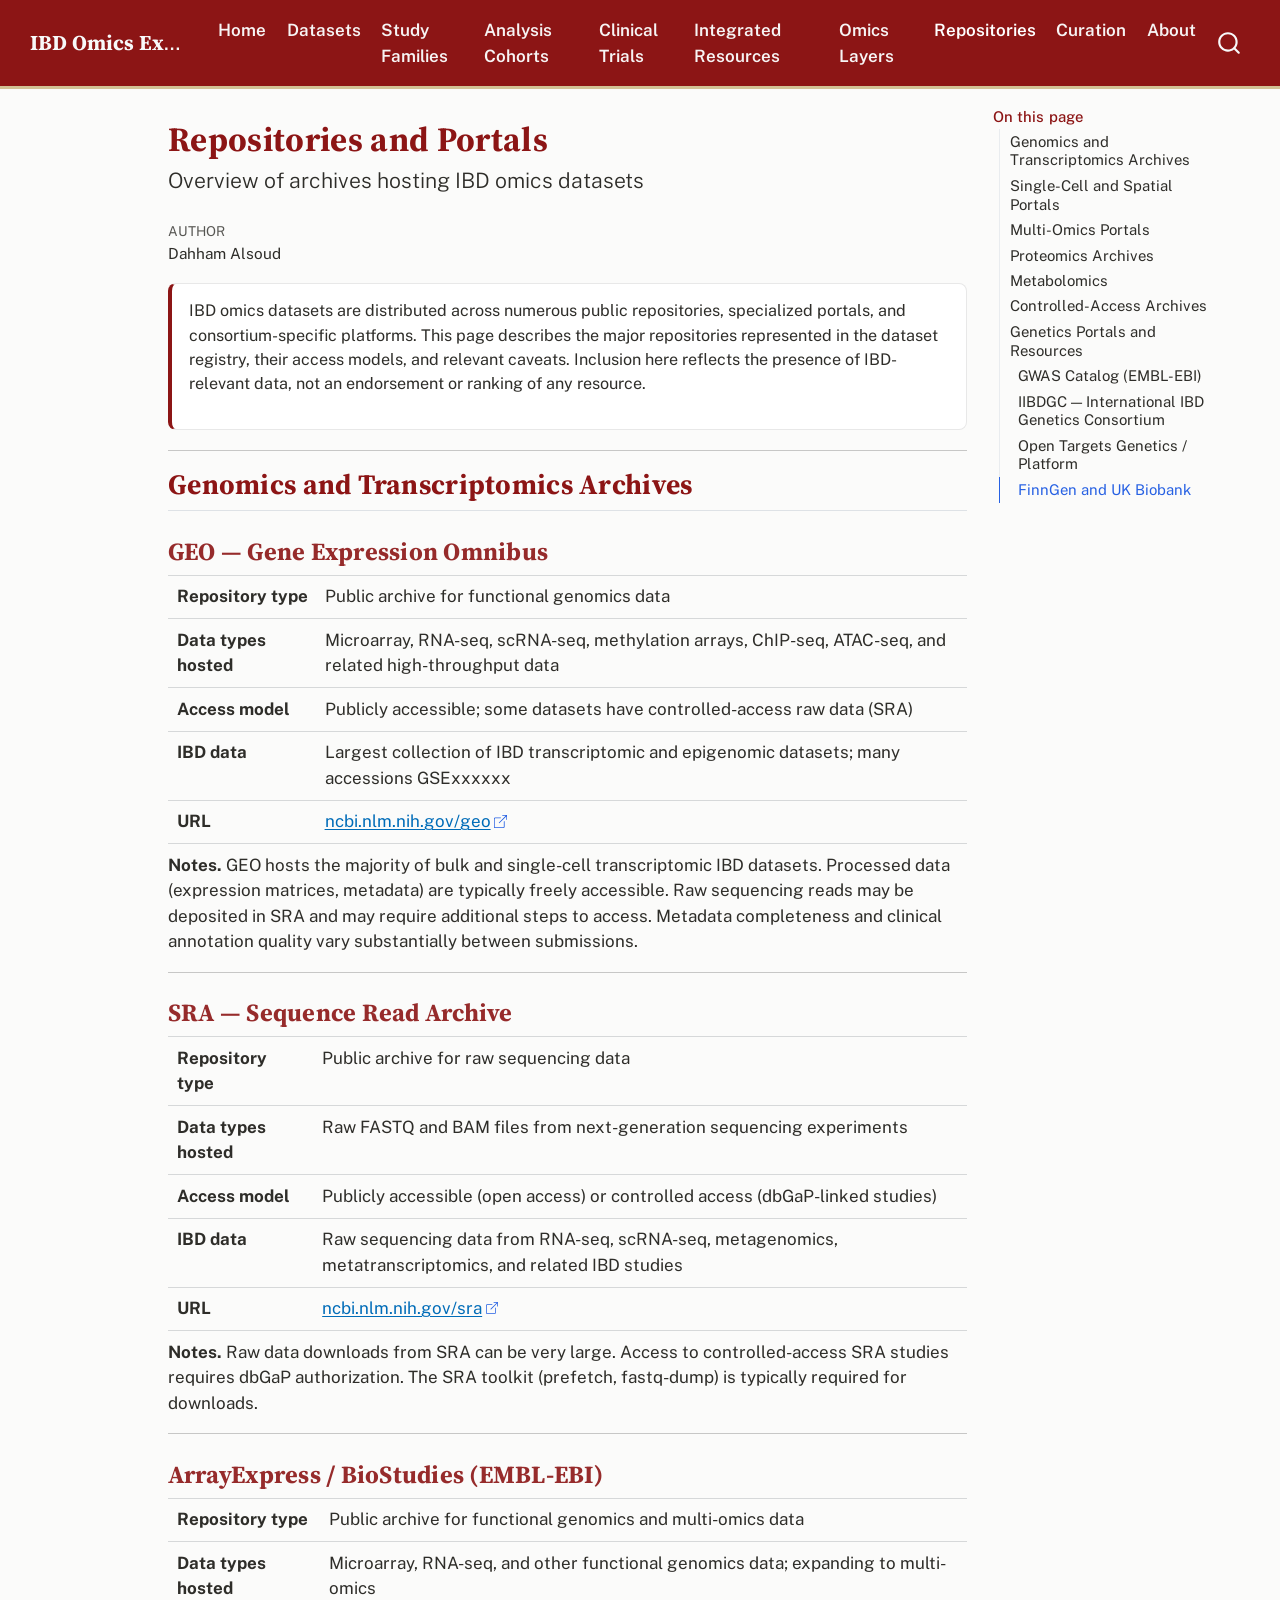
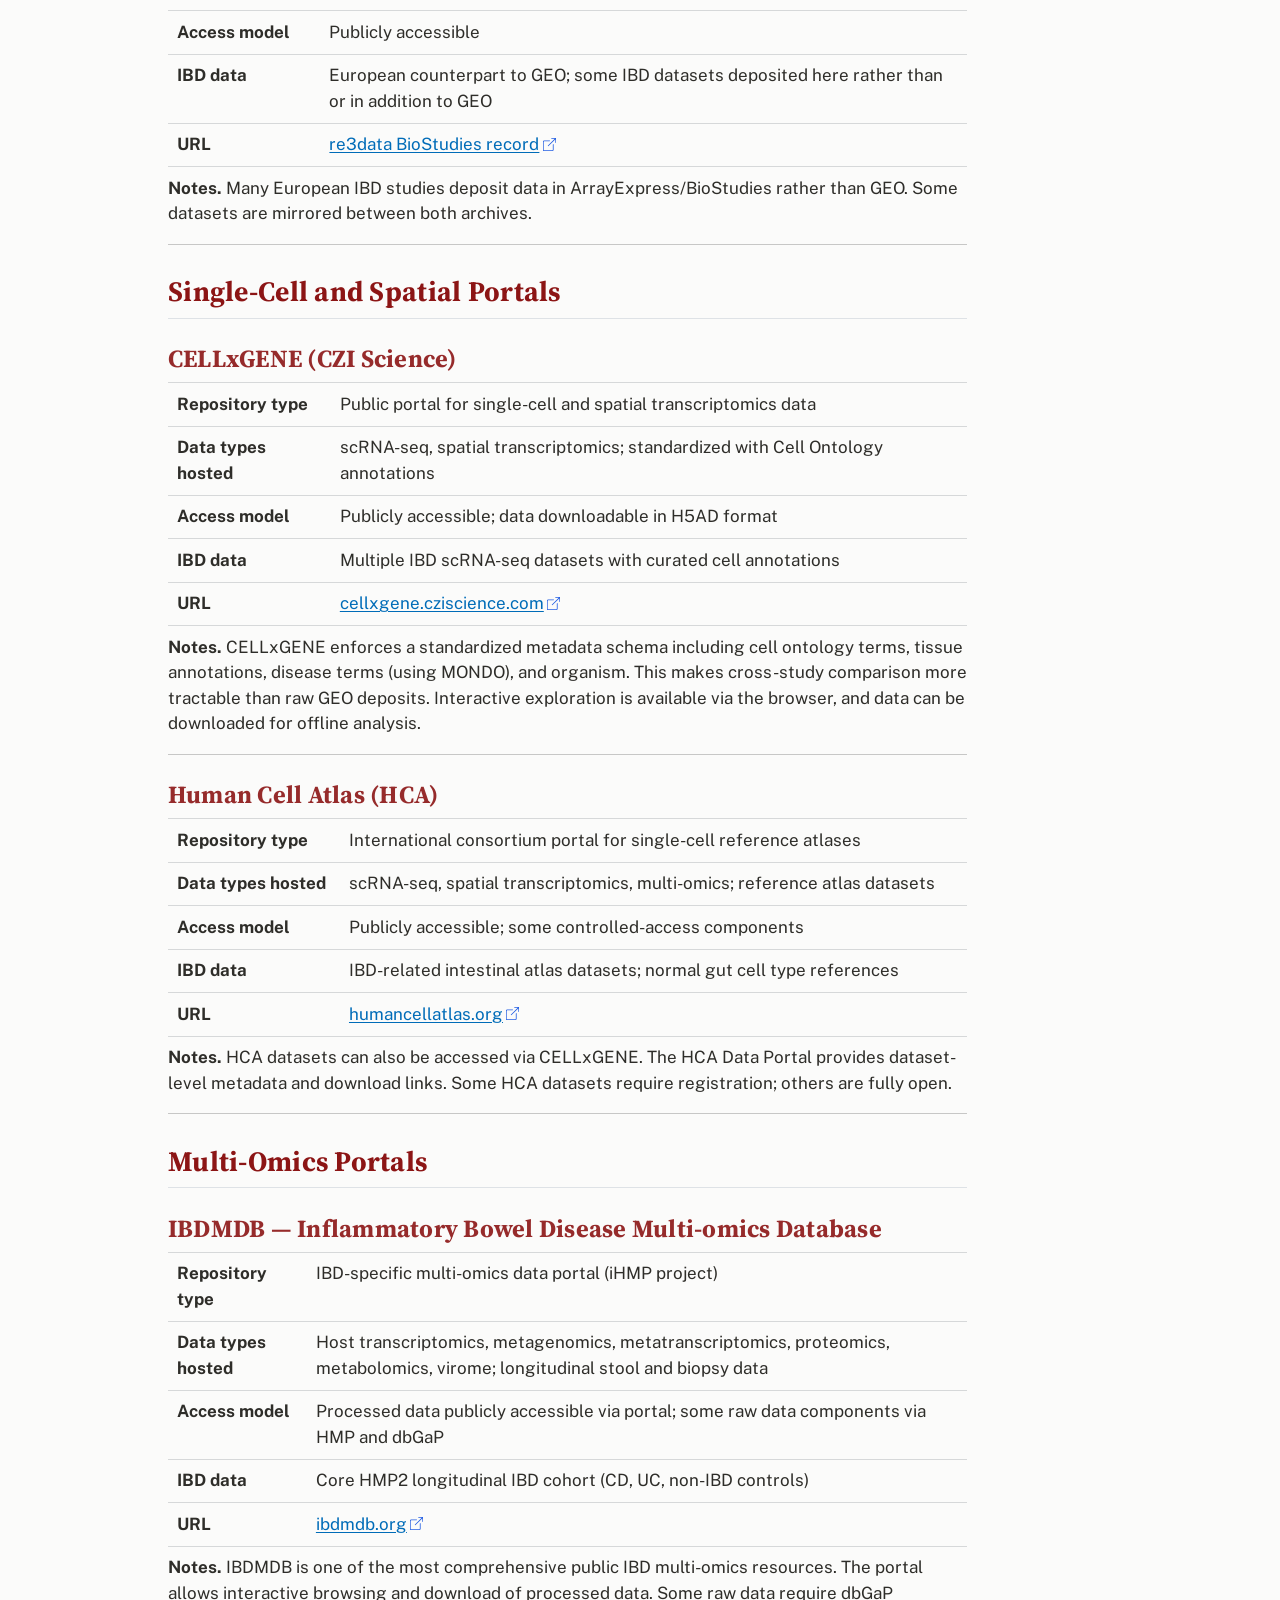
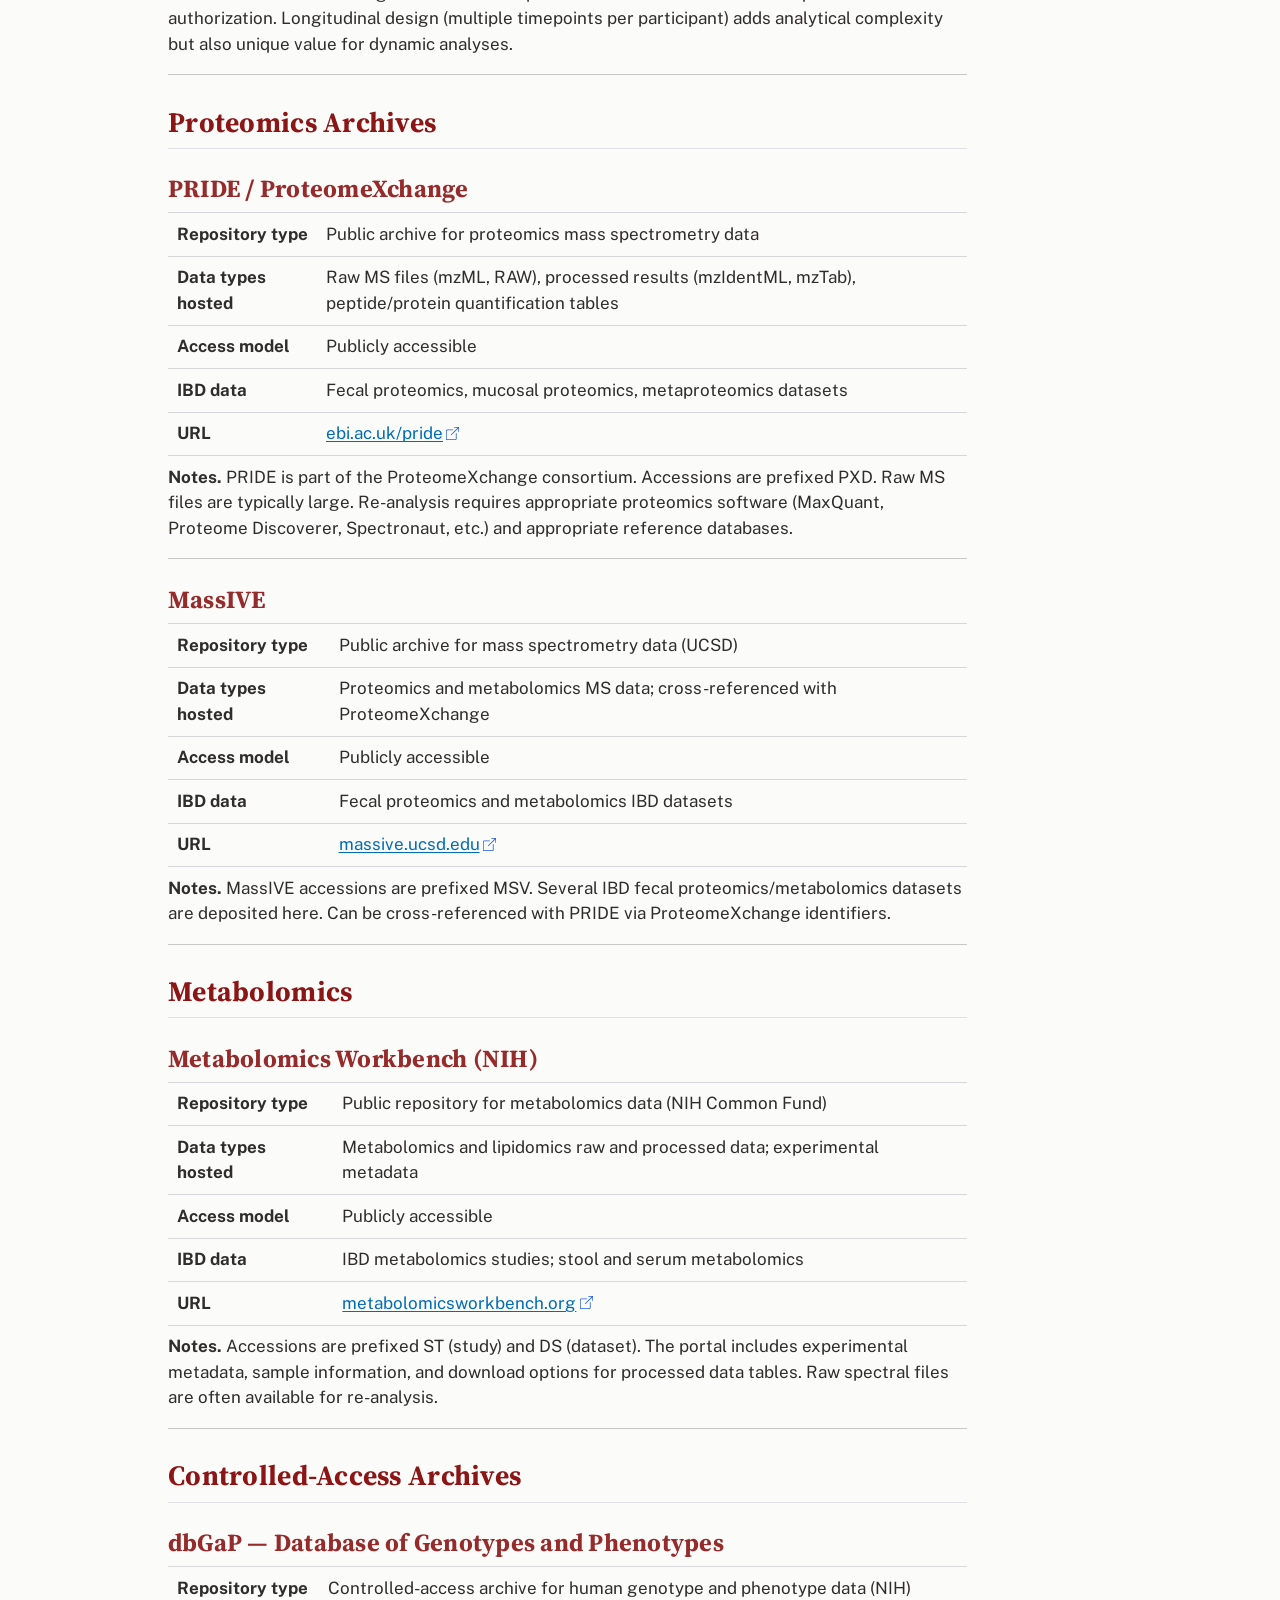
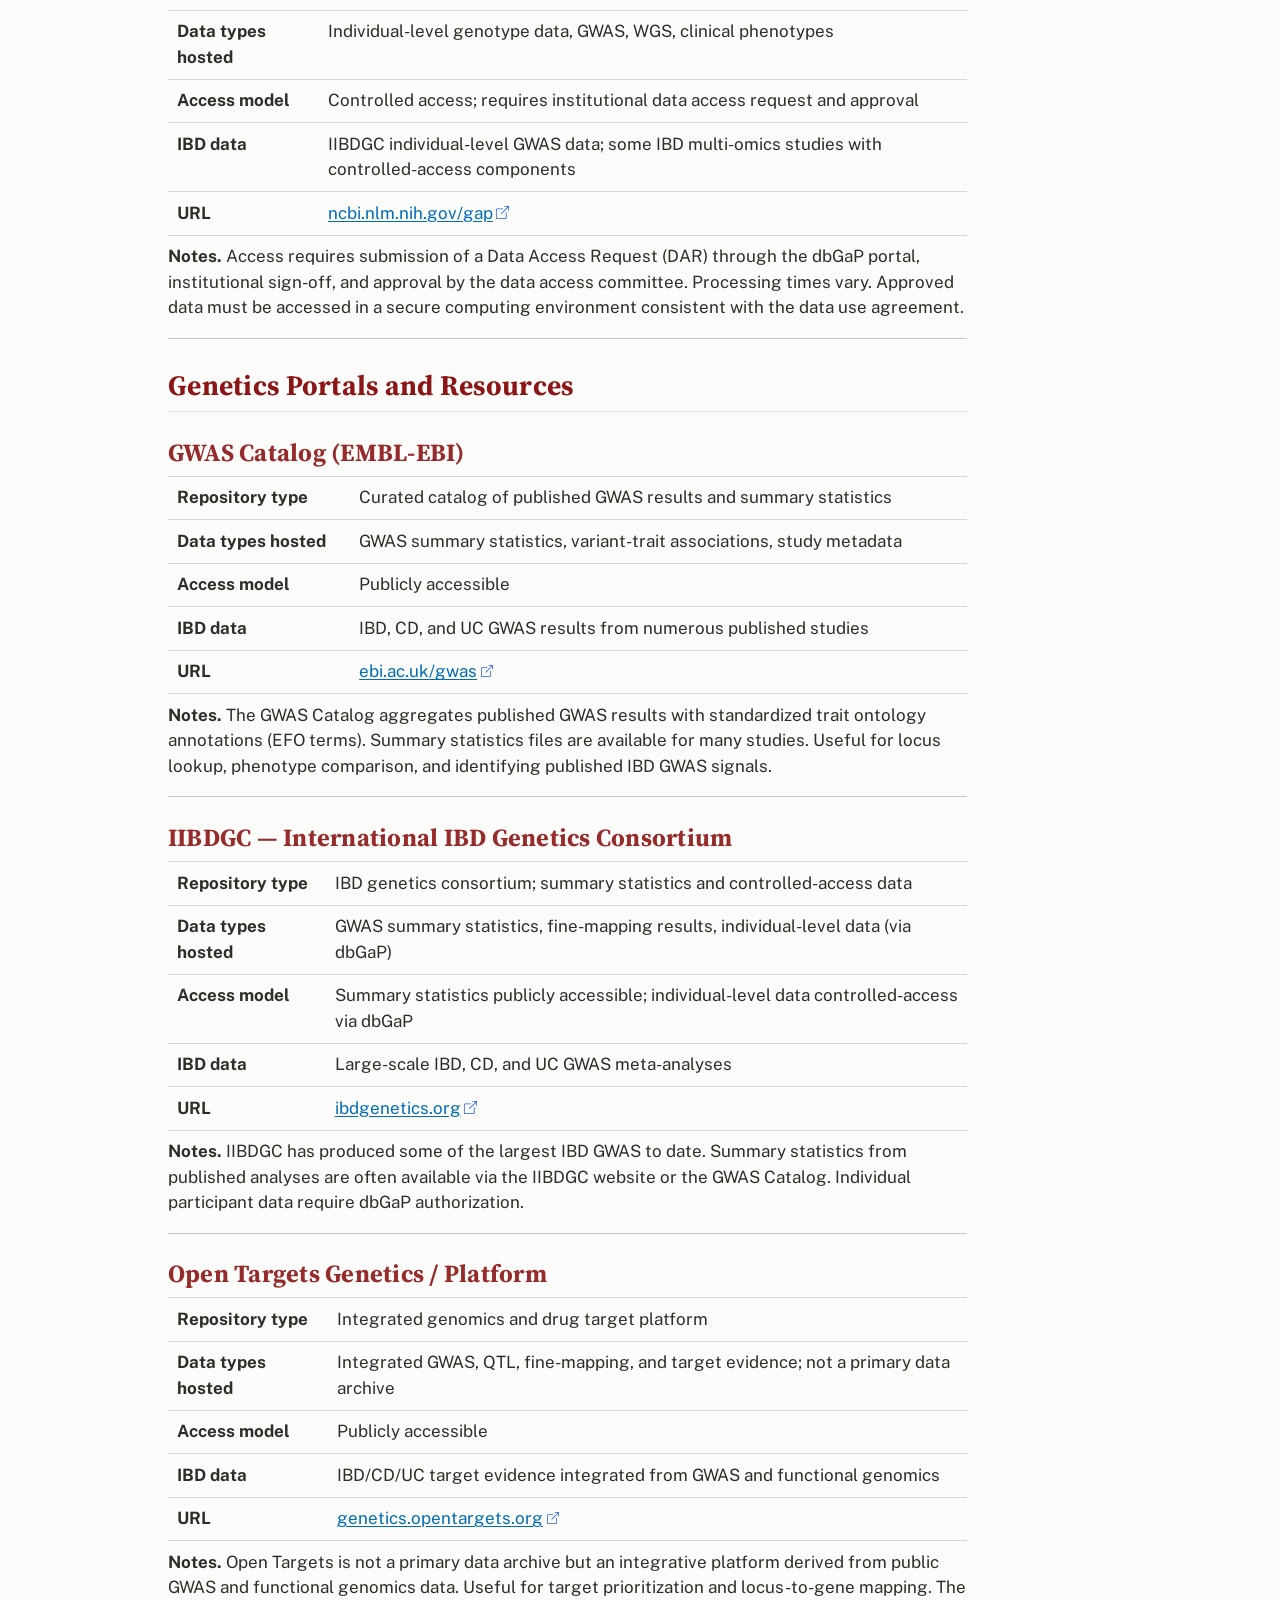
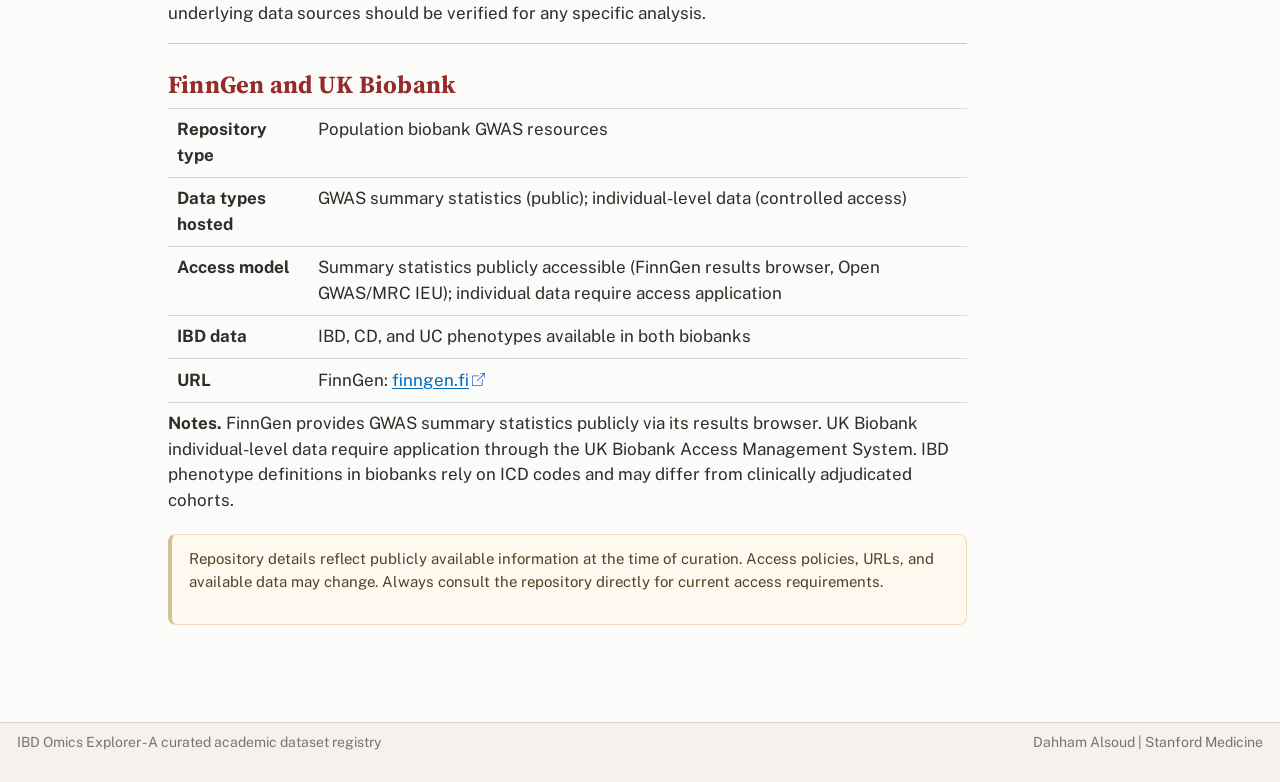
<file: docs/repositories.html>
<!DOCTYPE html>
<html xmlns="http://www.w3.org/1999/xhtml" lang="en" xml:lang="en"><head>

<meta charset="utf-8">
<meta name="generator" content="quarto-1.9.36">

<meta name="viewport" content="width=device-width, initial-scale=1.0, user-scalable=yes">

<meta name="author" content="Dahham Alsoud">

<title>Repositories and Portals – IBD Omics Explorer</title>
<style>
/* Default styles provided by pandoc.
** See https://pandoc.org/MANUAL.html#variables-for-html for config info.
*/
code{white-space: pre-wrap;}
span.smallcaps{font-variant: small-caps;}
div.columns{display: flex; gap: min(4vw, 1.5em);}
div.column{flex: auto; overflow-x: auto;}
div.hanging-indent{margin-left: 1.5em; text-indent: -1.5em;}
ul.task-list{list-style: none;}
ul.task-list li input[type="checkbox"] {
  width: 0.8em;
  margin: 0 0.8em 0.2em -1em; /* quarto-specific, see https://github.com/quarto-dev/quarto-cli/issues/4556 */ 
  vertical-align: middle;
}
</style>


<script src="site_libs/quarto-nav/quarto-nav.js"></script>
<script src="site_libs/quarto-nav/headroom.min.js"></script>
<script src="site_libs/clipboard/clipboard.min.js"></script>
<script src="site_libs/quarto-search/autocomplete.umd.js"></script>
<script src="site_libs/quarto-search/fuse.min.js"></script>
<script src="site_libs/quarto-search/quarto-search.js"></script>
<meta name="quarto:offset" content="./">
<script src="site_libs/quarto-html/quarto.js" type="module"></script>
<script src="site_libs/quarto-html/tabsets/tabsets.js" type="module"></script>
<script src="site_libs/quarto-html/popper.min.js"></script>
<script src="site_libs/quarto-html/tippy.umd.min.js"></script>
<script src="site_libs/quarto-html/anchor.min.js"></script>
<link href="site_libs/quarto-html/tippy.css" rel="stylesheet">
<link href="site_libs/quarto-html/quarto-syntax-highlighting-845c23b38eaddc0f92fda52bfe77a8c8.css" rel="stylesheet" id="quarto-text-highlighting-styles">
<script src="site_libs/bootstrap/bootstrap.min.js"></script>
<link href="site_libs/bootstrap/bootstrap-icons.css" rel="stylesheet">
<link href="site_libs/bootstrap/bootstrap-12b2063343efa455fa6c31bdd6356f0d.min.css" rel="stylesheet" append-hash="true" id="quarto-bootstrap" data-mode="light">
<script id="quarto-search-options" type="application/json">{
  "location": "navbar",
  "copy-button": false,
  "collapse-after": 3,
  "panel-placement": "end",
  "type": "overlay",
  "limit": 50,
  "keyboard-shortcut": [
    "f",
    "/",
    "s"
  ],
  "show-item-context": false,
  "language": {
    "search-no-results-text": "No results",
    "search-matching-documents-text": "matching documents",
    "search-copy-link-title": "Copy link to search",
    "search-hide-matches-text": "Hide additional matches",
    "search-more-match-text": "more match in this document",
    "search-more-matches-text": "more matches in this document",
    "search-clear-button-title": "Clear",
    "search-text-placeholder": "",
    "search-detached-cancel-button-title": "Cancel",
    "search-submit-button-title": "Submit",
    "search-label": "Search"
  }
}</script>
<style>html{ scroll-behavior: smooth; }</style>


<link rel="stylesheet" href="styles.css">
</head>

<body class="nav-fixed quarto-light">

<div id="quarto-search-results"></div>
  <header id="quarto-header" class="headroom fixed-top">
    <nav class="navbar navbar-expand-lg " data-bs-theme="dark">
      <div class="navbar-container container-fluid">
      <div class="navbar-brand-container mx-auto">
    <a class="navbar-brand" href="./index.html">
    <span class="navbar-title">IBD Omics Explorer</span>
    </a>
  </div>
            <div id="quarto-search" class="" title="Search"></div>
          <button class="navbar-toggler" type="button" data-bs-toggle="collapse" data-bs-target="#navbarCollapse" aria-controls="navbarCollapse" role="menu" aria-expanded="false" aria-label="Toggle navigation" onclick="if (window.quartoToggleHeadroom) { window.quartoToggleHeadroom(); }">
  <span class="navbar-toggler-icon"></span>
</button>
          <div class="collapse navbar-collapse" id="navbarCollapse">
            <ul class="navbar-nav navbar-nav-scroll me-auto">
  <li class="nav-item">
    <a class="nav-link" href="./index.html"> 
<span class="menu-text">Home</span></a>
  </li>  
  <li class="nav-item">
    <a class="nav-link" href="./datasets.html"> 
<span class="menu-text">Datasets</span></a>
  </li>  
  <li class="nav-item">
    <a class="nav-link" href="./study-families.html"> 
<span class="menu-text">Study Families</span></a>
  </li>  
  <li class="nav-item">
    <a class="nav-link" href="./analysis-cohorts.html"> 
<span class="menu-text">Analysis Cohorts</span></a>
  </li>  
  <li class="nav-item">
    <a class="nav-link" href="./clinical-trials.html"> 
<span class="menu-text">Clinical Trials</span></a>
  </li>  
  <li class="nav-item">
    <a class="nav-link" href="./integrated-resources.html"> 
<span class="menu-text">Integrated Resources</span></a>
  </li>  
  <li class="nav-item">
    <a class="nav-link" href="./omics-layers.html"> 
<span class="menu-text">Omics Layers</span></a>
  </li>  
  <li class="nav-item">
    <a class="nav-link active" href="./repositories.html" aria-current="page"> 
<span class="menu-text">Repositories</span></a>
  </li>  
  <li class="nav-item">
    <a class="nav-link" href="./curation-methods.html"> 
<span class="menu-text">Curation</span></a>
  </li>  
  <li class="nav-item">
    <a class="nav-link" href="./about.html"> 
<span class="menu-text">About</span></a>
  </li>  
</ul>
          </div> <!-- /navcollapse -->
            <div class="quarto-navbar-tools">
</div>
      </div> <!-- /container-fluid -->
    </nav>
</header>
<!-- content -->
<div id="quarto-content" class="quarto-container page-columns page-rows-contents page-layout-article page-navbar">
<!-- sidebar -->
<!-- margin-sidebar -->
    <div id="quarto-margin-sidebar" class="sidebar margin-sidebar">
        <nav id="TOC" role="doc-toc" class="toc-active">
    <h2 id="toc-title">On this page</h2>
   
  <ul>
  <li><a href="#genomics-and-transcriptomics-archives" id="toc-genomics-and-transcriptomics-archives" class="nav-link active" data-scroll-target="#genomics-and-transcriptomics-archives">Genomics and Transcriptomics Archives</a>
  <ul class="collapse">
  <li><a href="#geo-gene-expression-omnibus" id="toc-geo-gene-expression-omnibus" class="nav-link" data-scroll-target="#geo-gene-expression-omnibus">GEO — Gene Expression Omnibus</a></li>
  <li><a href="#sra-sequence-read-archive" id="toc-sra-sequence-read-archive" class="nav-link" data-scroll-target="#sra-sequence-read-archive">SRA — Sequence Read Archive</a></li>
  <li><a href="#arrayexpress-biostudies-embl-ebi" id="toc-arrayexpress-biostudies-embl-ebi" class="nav-link" data-scroll-target="#arrayexpress-biostudies-embl-ebi">ArrayExpress / BioStudies (EMBL-EBI)</a></li>
  </ul></li>
  <li><a href="#single-cell-and-spatial-portals" id="toc-single-cell-and-spatial-portals" class="nav-link" data-scroll-target="#single-cell-and-spatial-portals">Single-Cell and Spatial Portals</a>
  <ul class="collapse">
  <li><a href="#cellxgene-czi-science" id="toc-cellxgene-czi-science" class="nav-link" data-scroll-target="#cellxgene-czi-science">CELLxGENE (CZI Science)</a></li>
  <li><a href="#human-cell-atlas-hca" id="toc-human-cell-atlas-hca" class="nav-link" data-scroll-target="#human-cell-atlas-hca">Human Cell Atlas (HCA)</a></li>
  </ul></li>
  <li><a href="#multi-omics-portals" id="toc-multi-omics-portals" class="nav-link" data-scroll-target="#multi-omics-portals">Multi-Omics Portals</a>
  <ul class="collapse">
  <li><a href="#ibdmdb-inflammatory-bowel-disease-multi-omics-database" id="toc-ibdmdb-inflammatory-bowel-disease-multi-omics-database" class="nav-link" data-scroll-target="#ibdmdb-inflammatory-bowel-disease-multi-omics-database">IBDMDB — Inflammatory Bowel Disease Multi-omics Database</a></li>
  </ul></li>
  <li><a href="#proteomics-archives" id="toc-proteomics-archives" class="nav-link" data-scroll-target="#proteomics-archives">Proteomics Archives</a>
  <ul class="collapse">
  <li><a href="#pride-proteomexchange" id="toc-pride-proteomexchange" class="nav-link" data-scroll-target="#pride-proteomexchange">PRIDE / ProteomeXchange</a></li>
  <li><a href="#massive" id="toc-massive" class="nav-link" data-scroll-target="#massive">MassIVE</a></li>
  </ul></li>
  <li><a href="#metabolomics" id="toc-metabolomics" class="nav-link" data-scroll-target="#metabolomics">Metabolomics</a>
  <ul class="collapse">
  <li><a href="#metabolomics-workbench-nih" id="toc-metabolomics-workbench-nih" class="nav-link" data-scroll-target="#metabolomics-workbench-nih">Metabolomics Workbench (NIH)</a></li>
  </ul></li>
  <li><a href="#controlled-access-archives" id="toc-controlled-access-archives" class="nav-link" data-scroll-target="#controlled-access-archives">Controlled-Access Archives</a>
  <ul class="collapse">
  <li><a href="#dbgap-database-of-genotypes-and-phenotypes" id="toc-dbgap-database-of-genotypes-and-phenotypes" class="nav-link" data-scroll-target="#dbgap-database-of-genotypes-and-phenotypes">dbGaP — Database of Genotypes and Phenotypes</a></li>
  </ul></li>
  <li><a href="#genetics-portals-and-resources" id="toc-genetics-portals-and-resources" class="nav-link" data-scroll-target="#genetics-portals-and-resources">Genetics Portals and Resources</a>
  <ul class="collapse">
  <li><a href="#gwas-catalog-embl-ebi" id="toc-gwas-catalog-embl-ebi" class="nav-link" data-scroll-target="#gwas-catalog-embl-ebi">GWAS Catalog (EMBL-EBI)</a></li>
  <li><a href="#iibdgc-international-ibd-genetics-consortium" id="toc-iibdgc-international-ibd-genetics-consortium" class="nav-link" data-scroll-target="#iibdgc-international-ibd-genetics-consortium">IIBDGC — International IBD Genetics Consortium</a></li>
  <li><a href="#open-targets-genetics-platform" id="toc-open-targets-genetics-platform" class="nav-link" data-scroll-target="#open-targets-genetics-platform">Open Targets Genetics / Platform</a></li>
  <li><a href="#finngen-and-uk-biobank" id="toc-finngen-and-uk-biobank" class="nav-link" data-scroll-target="#finngen-and-uk-biobank">FinnGen and UK Biobank</a></li>
  </ul></li>
  </ul>
</nav>
    </div>
<!-- main -->
<main class="content" id="quarto-document-content">

<header id="title-block-header" class="quarto-title-block default">
<div class="quarto-title">
<h1 class="title">Repositories and Portals</h1>
<p class="subtitle lead">Overview of archives hosting IBD omics datasets</p>
</div>



<div class="quarto-title-meta">

    <div>
    <div class="quarto-title-meta-heading">Author</div>
    <div class="quarto-title-meta-contents">
             <p>Dahham Alsoud </p>
          </div>
  </div>
    
  
    
  </div>
  


</header>


<div class="page-intro">
<p>IBD omics datasets are distributed across numerous public repositories, specialized portals, and consortium-specific platforms. This page describes the major repositories represented in the dataset registry, their access models, and relevant caveats. Inclusion here reflects the presence of IBD-relevant data, not an endorsement or ranking of any resource.</p>
</div>
<hr>
<section id="genomics-and-transcriptomics-archives" class="level2">
<h2 class="anchored" data-anchor-id="genomics-and-transcriptomics-archives">Genomics and Transcriptomics Archives</h2>
<section id="geo-gene-expression-omnibus" class="level3">
<h3 class="anchored" data-anchor-id="geo-gene-expression-omnibus">GEO — Gene Expression Omnibus</h3>
<table class="caption-top table">
<tbody>
<tr class="odd">
<td><strong>Repository type</strong></td>
<td>Public archive for functional genomics data</td>
</tr>
<tr class="even">
<td><strong>Data types hosted</strong></td>
<td>Microarray, RNA-seq, scRNA-seq, methylation arrays, ChIP-seq, ATAC-seq, and related high-throughput data</td>
</tr>
<tr class="odd">
<td><strong>Access model</strong></td>
<td>Publicly accessible; some datasets have controlled-access raw data (SRA)</td>
</tr>
<tr class="even">
<td><strong>IBD data</strong></td>
<td>Largest collection of IBD transcriptomic and epigenomic datasets; many accessions GSExxxxxx</td>
</tr>
<tr class="odd">
<td><strong>URL</strong></td>
<td><a href="https://www.ncbi.nlm.nih.gov/geo/">ncbi.nlm.nih.gov/geo</a></td>
</tr>
</tbody>
</table>
<p><strong>Notes.</strong> GEO hosts the majority of bulk and single-cell transcriptomic IBD datasets. Processed data (expression matrices, metadata) are typically freely accessible. Raw sequencing reads may be deposited in SRA and may require additional steps to access. Metadata completeness and clinical annotation quality vary substantially between submissions.</p>
<hr>
</section>
<section id="sra-sequence-read-archive" class="level3">
<h3 class="anchored" data-anchor-id="sra-sequence-read-archive">SRA — Sequence Read Archive</h3>
<table class="caption-top table">
<tbody>
<tr class="odd">
<td><strong>Repository type</strong></td>
<td>Public archive for raw sequencing data</td>
</tr>
<tr class="even">
<td><strong>Data types hosted</strong></td>
<td>Raw FASTQ and BAM files from next-generation sequencing experiments</td>
</tr>
<tr class="odd">
<td><strong>Access model</strong></td>
<td>Publicly accessible (open access) or controlled access (dbGaP-linked studies)</td>
</tr>
<tr class="even">
<td><strong>IBD data</strong></td>
<td>Raw sequencing data from RNA-seq, scRNA-seq, metagenomics, metatranscriptomics, and related IBD studies</td>
</tr>
<tr class="odd">
<td><strong>URL</strong></td>
<td><a href="https://www.ncbi.nlm.nih.gov/sra/">ncbi.nlm.nih.gov/sra</a></td>
</tr>
</tbody>
</table>
<p><strong>Notes.</strong> Raw data downloads from SRA can be very large. Access to controlled-access SRA studies requires dbGaP authorization. The SRA toolkit (prefetch, fastq-dump) is typically required for downloads.</p>
<hr>
</section>
<section id="arrayexpress-biostudies-embl-ebi" class="level3">
<h3 class="anchored" data-anchor-id="arrayexpress-biostudies-embl-ebi">ArrayExpress / BioStudies (EMBL-EBI)</h3>
<table class="caption-top table">
<tbody>
<tr class="odd">
<td><strong>Repository type</strong></td>
<td>Public archive for functional genomics and multi-omics data</td>
</tr>
<tr class="even">
<td><strong>Data types hosted</strong></td>
<td>Microarray, RNA-seq, and other functional genomics data; expanding to multi-omics</td>
</tr>
<tr class="odd">
<td><strong>Access model</strong></td>
<td>Publicly accessible</td>
</tr>
<tr class="even">
<td><strong>IBD data</strong></td>
<td>European counterpart to GEO; some IBD datasets deposited here rather than or in addition to GEO</td>
</tr>
<tr class="odd">
<td><strong>URL</strong></td>
<td><a href="https://www.re3data.org/repository/r3d100012627">re3data BioStudies record</a></td>
</tr>
</tbody>
</table>
<p><strong>Notes.</strong> Many European IBD studies deposit data in ArrayExpress/BioStudies rather than GEO. Some datasets are mirrored between both archives.</p>
<hr>
</section>
</section>
<section id="single-cell-and-spatial-portals" class="level2">
<h2 class="anchored" data-anchor-id="single-cell-and-spatial-portals">Single-Cell and Spatial Portals</h2>
<section id="cellxgene-czi-science" class="level3">
<h3 class="anchored" data-anchor-id="cellxgene-czi-science">CELLxGENE (CZI Science)</h3>
<table class="caption-top table">
<tbody>
<tr class="odd">
<td><strong>Repository type</strong></td>
<td>Public portal for single-cell and spatial transcriptomics data</td>
</tr>
<tr class="even">
<td><strong>Data types hosted</strong></td>
<td>scRNA-seq, spatial transcriptomics; standardized with Cell Ontology annotations</td>
</tr>
<tr class="odd">
<td><strong>Access model</strong></td>
<td>Publicly accessible; data downloadable in H5AD format</td>
</tr>
<tr class="even">
<td><strong>IBD data</strong></td>
<td>Multiple IBD scRNA-seq datasets with curated cell annotations</td>
</tr>
<tr class="odd">
<td><strong>URL</strong></td>
<td><a href="https://cellxgene.cziscience.com/">cellxgene.cziscience.com</a></td>
</tr>
</tbody>
</table>
<p><strong>Notes.</strong> CELLxGENE enforces a standardized metadata schema including cell ontology terms, tissue annotations, disease terms (using MONDO), and organism. This makes cross-study comparison more tractable than raw GEO deposits. Interactive exploration is available via the browser, and data can be downloaded for offline analysis.</p>
<hr>
</section>
<section id="human-cell-atlas-hca" class="level3">
<h3 class="anchored" data-anchor-id="human-cell-atlas-hca">Human Cell Atlas (HCA)</h3>
<table class="caption-top table">
<tbody>
<tr class="odd">
<td><strong>Repository type</strong></td>
<td>International consortium portal for single-cell reference atlases</td>
</tr>
<tr class="even">
<td><strong>Data types hosted</strong></td>
<td>scRNA-seq, spatial transcriptomics, multi-omics; reference atlas datasets</td>
</tr>
<tr class="odd">
<td><strong>Access model</strong></td>
<td>Publicly accessible; some controlled-access components</td>
</tr>
<tr class="even">
<td><strong>IBD data</strong></td>
<td>IBD-related intestinal atlas datasets; normal gut cell type references</td>
</tr>
<tr class="odd">
<td><strong>URL</strong></td>
<td><a href="https://www.humancellatlas.org/">humancellatlas.org</a></td>
</tr>
</tbody>
</table>
<p><strong>Notes.</strong> HCA datasets can also be accessed via CELLxGENE. The HCA Data Portal provides dataset-level metadata and download links. Some HCA datasets require registration; others are fully open.</p>
<hr>
</section>
</section>
<section id="multi-omics-portals" class="level2">
<h2 class="anchored" data-anchor-id="multi-omics-portals">Multi-Omics Portals</h2>
<section id="ibdmdb-inflammatory-bowel-disease-multi-omics-database" class="level3">
<h3 class="anchored" data-anchor-id="ibdmdb-inflammatory-bowel-disease-multi-omics-database">IBDMDB — Inflammatory Bowel Disease Multi-omics Database</h3>
<table class="caption-top table">
<tbody>
<tr class="odd">
<td><strong>Repository type</strong></td>
<td>IBD-specific multi-omics data portal (iHMP project)</td>
</tr>
<tr class="even">
<td><strong>Data types hosted</strong></td>
<td>Host transcriptomics, metagenomics, metatranscriptomics, proteomics, metabolomics, virome; longitudinal stool and biopsy data</td>
</tr>
<tr class="odd">
<td><strong>Access model</strong></td>
<td>Processed data publicly accessible via portal; some raw data components via HMP and dbGaP</td>
</tr>
<tr class="even">
<td><strong>IBD data</strong></td>
<td>Core HMP2 longitudinal IBD cohort (CD, UC, non-IBD controls)</td>
</tr>
<tr class="odd">
<td><strong>URL</strong></td>
<td><a href="https://ibdmdb.org/">ibdmdb.org</a></td>
</tr>
</tbody>
</table>
<p><strong>Notes.</strong> IBDMDB is one of the most comprehensive public IBD multi-omics resources. The portal allows interactive browsing and download of processed data. Some raw data require dbGaP authorization. Longitudinal design (multiple timepoints per participant) adds analytical complexity but also unique value for dynamic analyses.</p>
<hr>
</section>
</section>
<section id="proteomics-archives" class="level2">
<h2 class="anchored" data-anchor-id="proteomics-archives">Proteomics Archives</h2>
<section id="pride-proteomexchange" class="level3">
<h3 class="anchored" data-anchor-id="pride-proteomexchange">PRIDE / ProteomeXchange</h3>
<table class="caption-top table">
<tbody>
<tr class="odd">
<td><strong>Repository type</strong></td>
<td>Public archive for proteomics mass spectrometry data</td>
</tr>
<tr class="even">
<td><strong>Data types hosted</strong></td>
<td>Raw MS files (mzML, RAW), processed results (mzIdentML, mzTab), peptide/protein quantification tables</td>
</tr>
<tr class="odd">
<td><strong>Access model</strong></td>
<td>Publicly accessible</td>
</tr>
<tr class="even">
<td><strong>IBD data</strong></td>
<td>Fecal proteomics, mucosal proteomics, metaproteomics datasets</td>
</tr>
<tr class="odd">
<td><strong>URL</strong></td>
<td><a href="https://www.ebi.ac.uk/pride/">ebi.ac.uk/pride</a></td>
</tr>
</tbody>
</table>
<p><strong>Notes.</strong> PRIDE is part of the ProteomeXchange consortium. Accessions are prefixed PXD. Raw MS files are typically large. Re-analysis requires appropriate proteomics software (MaxQuant, Proteome Discoverer, Spectronaut, etc.) and appropriate reference databases.</p>
<hr>
</section>
<section id="massive" class="level3">
<h3 class="anchored" data-anchor-id="massive">MassIVE</h3>
<table class="caption-top table">
<tbody>
<tr class="odd">
<td><strong>Repository type</strong></td>
<td>Public archive for mass spectrometry data (UCSD)</td>
</tr>
<tr class="even">
<td><strong>Data types hosted</strong></td>
<td>Proteomics and metabolomics MS data; cross-referenced with ProteomeXchange</td>
</tr>
<tr class="odd">
<td><strong>Access model</strong></td>
<td>Publicly accessible</td>
</tr>
<tr class="even">
<td><strong>IBD data</strong></td>
<td>Fecal proteomics and metabolomics IBD datasets</td>
</tr>
<tr class="odd">
<td><strong>URL</strong></td>
<td><a href="https://massive.ucsd.edu/">massive.ucsd.edu</a></td>
</tr>
</tbody>
</table>
<p><strong>Notes.</strong> MassIVE accessions are prefixed MSV. Several IBD fecal proteomics/metabolomics datasets are deposited here. Can be cross-referenced with PRIDE via ProteomeXchange identifiers.</p>
<hr>
</section>
</section>
<section id="metabolomics" class="level2">
<h2 class="anchored" data-anchor-id="metabolomics">Metabolomics</h2>
<section id="metabolomics-workbench-nih" class="level3">
<h3 class="anchored" data-anchor-id="metabolomics-workbench-nih">Metabolomics Workbench (NIH)</h3>
<table class="caption-top table">
<tbody>
<tr class="odd">
<td><strong>Repository type</strong></td>
<td>Public repository for metabolomics data (NIH Common Fund)</td>
</tr>
<tr class="even">
<td><strong>Data types hosted</strong></td>
<td>Metabolomics and lipidomics raw and processed data; experimental metadata</td>
</tr>
<tr class="odd">
<td><strong>Access model</strong></td>
<td>Publicly accessible</td>
</tr>
<tr class="even">
<td><strong>IBD data</strong></td>
<td>IBD metabolomics studies; stool and serum metabolomics</td>
</tr>
<tr class="odd">
<td><strong>URL</strong></td>
<td><a href="https://www.metabolomicsworkbench.org/">metabolomicsworkbench.org</a></td>
</tr>
</tbody>
</table>
<p><strong>Notes.</strong> Accessions are prefixed ST (study) and DS (dataset). The portal includes experimental metadata, sample information, and download options for processed data tables. Raw spectral files are often available for re-analysis.</p>
<hr>
</section>
</section>
<section id="controlled-access-archives" class="level2">
<h2 class="anchored" data-anchor-id="controlled-access-archives">Controlled-Access Archives</h2>
<section id="dbgap-database-of-genotypes-and-phenotypes" class="level3">
<h3 class="anchored" data-anchor-id="dbgap-database-of-genotypes-and-phenotypes">dbGaP — Database of Genotypes and Phenotypes</h3>
<table class="caption-top table">
<tbody>
<tr class="odd">
<td><strong>Repository type</strong></td>
<td>Controlled-access archive for human genotype and phenotype data (NIH)</td>
</tr>
<tr class="even">
<td><strong>Data types hosted</strong></td>
<td>Individual-level genotype data, GWAS, WGS, clinical phenotypes</td>
</tr>
<tr class="odd">
<td><strong>Access model</strong></td>
<td>Controlled access; requires institutional data access request and approval</td>
</tr>
<tr class="even">
<td><strong>IBD data</strong></td>
<td>IIBDGC individual-level GWAS data; some IBD multi-omics studies with controlled-access components</td>
</tr>
<tr class="odd">
<td><strong>URL</strong></td>
<td><a href="https://www.ncbi.nlm.nih.gov/gap/">ncbi.nlm.nih.gov/gap</a></td>
</tr>
</tbody>
</table>
<p><strong>Notes.</strong> Access requires submission of a Data Access Request (DAR) through the dbGaP portal, institutional sign-off, and approval by the data access committee. Processing times vary. Approved data must be accessed in a secure computing environment consistent with the data use agreement.</p>
<hr>
</section>
</section>
<section id="genetics-portals-and-resources" class="level2">
<h2 class="anchored" data-anchor-id="genetics-portals-and-resources">Genetics Portals and Resources</h2>
<section id="gwas-catalog-embl-ebi" class="level3">
<h3 class="anchored" data-anchor-id="gwas-catalog-embl-ebi">GWAS Catalog (EMBL-EBI)</h3>
<table class="caption-top table">
<tbody>
<tr class="odd">
<td><strong>Repository type</strong></td>
<td>Curated catalog of published GWAS results and summary statistics</td>
</tr>
<tr class="even">
<td><strong>Data types hosted</strong></td>
<td>GWAS summary statistics, variant-trait associations, study metadata</td>
</tr>
<tr class="odd">
<td><strong>Access model</strong></td>
<td>Publicly accessible</td>
</tr>
<tr class="even">
<td><strong>IBD data</strong></td>
<td>IBD, CD, and UC GWAS results from numerous published studies</td>
</tr>
<tr class="odd">
<td><strong>URL</strong></td>
<td><a href="https://www.ebi.ac.uk/gwas/">ebi.ac.uk/gwas</a></td>
</tr>
</tbody>
</table>
<p><strong>Notes.</strong> The GWAS Catalog aggregates published GWAS results with standardized trait ontology annotations (EFO terms). Summary statistics files are available for many studies. Useful for locus lookup, phenotype comparison, and identifying published IBD GWAS signals.</p>
<hr>
</section>
<section id="iibdgc-international-ibd-genetics-consortium" class="level3">
<h3 class="anchored" data-anchor-id="iibdgc-international-ibd-genetics-consortium">IIBDGC — International IBD Genetics Consortium</h3>
<table class="caption-top table">
<tbody>
<tr class="odd">
<td><strong>Repository type</strong></td>
<td>IBD genetics consortium; summary statistics and controlled-access data</td>
</tr>
<tr class="even">
<td><strong>Data types hosted</strong></td>
<td>GWAS summary statistics, fine-mapping results, individual-level data (via dbGaP)</td>
</tr>
<tr class="odd">
<td><strong>Access model</strong></td>
<td>Summary statistics publicly accessible; individual-level data controlled-access via dbGaP</td>
</tr>
<tr class="even">
<td><strong>IBD data</strong></td>
<td>Large-scale IBD, CD, and UC GWAS meta-analyses</td>
</tr>
<tr class="odd">
<td><strong>URL</strong></td>
<td><a href="https://www.ibdgenetics.org/">ibdgenetics.org</a></td>
</tr>
</tbody>
</table>
<p><strong>Notes.</strong> IIBDGC has produced some of the largest IBD GWAS to date. Summary statistics from published analyses are often available via the IIBDGC website or the GWAS Catalog. Individual participant data require dbGaP authorization.</p>
<hr>
</section>
<section id="open-targets-genetics-platform" class="level3">
<h3 class="anchored" data-anchor-id="open-targets-genetics-platform">Open Targets Genetics / Platform</h3>
<table class="caption-top table">
<tbody>
<tr class="odd">
<td><strong>Repository type</strong></td>
<td>Integrated genomics and drug target platform</td>
</tr>
<tr class="even">
<td><strong>Data types hosted</strong></td>
<td>Integrated GWAS, QTL, fine-mapping, and target evidence; not a primary data archive</td>
</tr>
<tr class="odd">
<td><strong>Access model</strong></td>
<td>Publicly accessible</td>
</tr>
<tr class="even">
<td><strong>IBD data</strong></td>
<td>IBD/CD/UC target evidence integrated from GWAS and functional genomics</td>
</tr>
<tr class="odd">
<td><strong>URL</strong></td>
<td><a href="https://genetics.opentargets.org/">genetics.opentargets.org</a></td>
</tr>
</tbody>
</table>
<p><strong>Notes.</strong> Open Targets is not a primary data archive but an integrative platform derived from public GWAS and functional genomics data. Useful for target prioritization and locus-to-gene mapping. The underlying data sources should be verified for any specific analysis.</p>
<hr>
</section>
<section id="finngen-and-uk-biobank" class="level3">
<h3 class="anchored" data-anchor-id="finngen-and-uk-biobank">FinnGen and UK Biobank</h3>
<table class="caption-top table">
<tbody>
<tr class="odd">
<td><strong>Repository type</strong></td>
<td>Population biobank GWAS resources</td>
</tr>
<tr class="even">
<td><strong>Data types hosted</strong></td>
<td>GWAS summary statistics (public); individual-level data (controlled access)</td>
</tr>
<tr class="odd">
<td><strong>Access model</strong></td>
<td>Summary statistics publicly accessible (FinnGen results browser, Open GWAS/MRC IEU); individual data require access application</td>
</tr>
<tr class="even">
<td><strong>IBD data</strong></td>
<td>IBD, CD, and UC phenotypes available in both biobanks</td>
</tr>
<tr class="odd">
<td><strong>URL</strong></td>
<td>FinnGen: <a href="https://r10.finngen.fi/">finngen.fi</a> &nbsp;</td>
</tr>
</tbody>
</table>
<p><strong>Notes.</strong> FinnGen provides GWAS summary statistics publicly via its results browser. UK Biobank individual-level data require application through the UK Biobank Access Management System. IBD phenotype definitions in biobanks rely on ICD codes and may differ from clinically adjudicated cohorts.</p>
<div class="disclaimer">
<p>Repository details reflect publicly available information at the time of curation. Access policies, URLs, and available data may change. Always consult the repository directly for current access requirements.</p>
</div>


</section>
</section>

</main> <!-- /main -->
<script src="site-tables.js?v=20260510-7"></script>
<script id="quarto-html-after-body" type="application/javascript">
  window.document.addEventListener("DOMContentLoaded", function (event) {
    const icon = "";
    const anchorJS = new window.AnchorJS();
    anchorJS.options = {
      placement: 'right',
      icon: icon
    };
    anchorJS.add('.anchored');
    const isCodeAnnotation = (el) => {
      for (const clz of el.classList) {
        if (clz.startsWith('code-annotation-')) {                     
          return true;
        }
      }
      return false;
    }
    const onCopySuccess = function(e) {
      // button target
      const button = e.trigger;
      // don't keep focus
      button.blur();
      // flash "checked"
      button.classList.add('code-copy-button-checked');
      var currentTitle = button.getAttribute("title");
      button.setAttribute("title", "Copied!");
      let tooltip;
      if (window.bootstrap) {
        button.setAttribute("data-bs-toggle", "tooltip");
        button.setAttribute("data-bs-placement", "left");
        button.setAttribute("data-bs-title", "Copied!");
        tooltip = new bootstrap.Tooltip(button, 
          { trigger: "manual", 
            customClass: "code-copy-button-tooltip",
            offset: [0, -8]});
        tooltip.show();    
      }
      setTimeout(function() {
        if (tooltip) {
          tooltip.hide();
          button.removeAttribute("data-bs-title");
          button.removeAttribute("data-bs-toggle");
          button.removeAttribute("data-bs-placement");
        }
        button.setAttribute("title", currentTitle);
        button.classList.remove('code-copy-button-checked');
      }, 1000);
      // clear code selection
      e.clearSelection();
    }
    const getTextToCopy = function(trigger) {
      const outerScaffold = trigger.parentElement.cloneNode(true);
      const codeEl = outerScaffold.querySelector('code');
      for (const childEl of codeEl.children) {
        if (isCodeAnnotation(childEl)) {
          childEl.remove();
        }
      }
      return codeEl.innerText;
    }
    const clipboard = new window.ClipboardJS('.code-copy-button:not([data-in-quarto-modal])', {
      text: getTextToCopy
    });
    clipboard.on('success', onCopySuccess);
    if (window.document.getElementById('quarto-embedded-source-code-modal')) {
      const clipboardModal = new window.ClipboardJS('.code-copy-button[data-in-quarto-modal]', {
        text: getTextToCopy,
        container: window.document.getElementById('quarto-embedded-source-code-modal')
      });
      clipboardModal.on('success', onCopySuccess);
    }
      var localhostRegex = new RegExp(/^(?:http|https):\/\/localhost\:?[0-9]*\//);
      var mailtoRegex = new RegExp(/^mailto:/);
        var filterRegex = new RegExp("https:\/\/dahhamalsoud\.github\.io\/ibd-omics-explorer");
      var isInternal = (href) => {
          return filterRegex.test(href) || localhostRegex.test(href) || mailtoRegex.test(href);
      }
      // Inspect non-navigation links and adorn them if external
     var links = window.document.querySelectorAll('a[href]:not(.nav-link):not(.navbar-brand):not(.toc-action):not(.sidebar-link):not(.sidebar-item-toggle):not(.pagination-link):not(.no-external):not([aria-hidden]):not(.dropdown-item):not(.quarto-navigation-tool):not(.about-link)');
      for (var i=0; i<links.length; i++) {
        const link = links[i];
        if (!isInternal(link.href)) {
          // undo the damage that might have been done by quarto-nav.js in the case of
          // links that we want to consider external
          if (link.dataset.originalHref !== undefined) {
            link.href = link.dataset.originalHref;
          }
            // target, if specified
            link.setAttribute("target", "_blank");
            if (link.getAttribute("rel") === null) {
              link.setAttribute("rel", "noopener");
            }
            // default icon
            link.classList.add("external");
        }
      }
    function tippyHover(el, contentFn, onTriggerFn, onUntriggerFn) {
      const config = {
        allowHTML: true,
        maxWidth: 500,
        delay: 100,
        arrow: false,
        appendTo: function(el) {
            return el.parentElement;
        },
        interactive: true,
        interactiveBorder: 10,
        theme: 'quarto',
        placement: 'bottom-start',
      };
      if (contentFn) {
        config.content = contentFn;
      }
      if (onTriggerFn) {
        config.onTrigger = onTriggerFn;
      }
      if (onUntriggerFn) {
        config.onUntrigger = onUntriggerFn;
      }
      window.tippy(el, config); 
    }
    const noterefs = window.document.querySelectorAll('a[role="doc-noteref"]');
    for (var i=0; i<noterefs.length; i++) {
      const ref = noterefs[i];
      tippyHover(ref, function() {
        // use id or data attribute instead here
        let href = ref.getAttribute('data-footnote-href') || ref.getAttribute('href');
        try { href = new URL(href).hash; } catch {}
        const id = href.replace(/^#\/?/, "");
        const note = window.document.getElementById(id);
        if (note) {
          return note.innerHTML;
        } else {
          return "";
        }
      });
    }
    const xrefs = window.document.querySelectorAll('a.quarto-xref');
    const processXRef = (id, note) => {
      // Strip column container classes
      const stripColumnClz = (el) => {
        el.classList.remove("page-full", "page-columns");
        if (el.children) {
          for (const child of el.children) {
            stripColumnClz(child);
          }
        }
      }
      stripColumnClz(note)
      if (id === null || id.startsWith('sec-')) {
        // Special case sections, only their first couple elements
        const container = document.createElement("div");
        if (note.children && note.children.length > 2) {
          container.appendChild(note.children[0].cloneNode(true));
          for (let i = 1; i < note.children.length; i++) {
            const child = note.children[i];
            if (child.tagName === "P" && child.innerText === "") {
              continue;
            } else {
              container.appendChild(child.cloneNode(true));
              break;
            }
          }
          if (window.Quarto?.typesetMath) {
            window.Quarto.typesetMath(container);
          }
          return container.innerHTML
        } else {
          if (window.Quarto?.typesetMath) {
            window.Quarto.typesetMath(note);
          }
          return note.innerHTML;
        }
      } else {
        // Remove any anchor links if they are present
        const anchorLink = note.querySelector('a.anchorjs-link');
        if (anchorLink) {
          anchorLink.remove();
        }
        if (window.Quarto?.typesetMath) {
          window.Quarto.typesetMath(note);
        }
        if (note.classList.contains("callout")) {
          return note.outerHTML;
        } else {
          return note.innerHTML;
        }
      }
    }
    for (var i=0; i<xrefs.length; i++) {
      const xref = xrefs[i];
      tippyHover(xref, undefined, function(instance) {
        instance.disable();
        let url = xref.getAttribute('href');
        let hash = undefined; 
        if (url.startsWith('#')) {
          hash = url;
        } else {
          try { hash = new URL(url).hash; } catch {}
        }
        if (hash) {
          const id = hash.replace(/^#\/?/, "");
          const note = window.document.getElementById(id);
          if (note !== null) {
            try {
              const html = processXRef(id, note.cloneNode(true));
              instance.setContent(html);
            } finally {
              instance.enable();
              instance.show();
            }
          } else {
            // See if we can fetch this
            fetch(url.split('#')[0])
            .then(res => res.text())
            .then(html => {
              const parser = new DOMParser();
              const htmlDoc = parser.parseFromString(html, "text/html");
              const note = htmlDoc.getElementById(id);
              if (note !== null) {
                const html = processXRef(id, note);
                instance.setContent(html);
              } 
            }).finally(() => {
              instance.enable();
              instance.show();
            });
          }
        } else {
          // See if we can fetch a full url (with no hash to target)
          // This is a special case and we should probably do some content thinning / targeting
          fetch(url)
          .then(res => res.text())
          .then(html => {
            const parser = new DOMParser();
            const htmlDoc = parser.parseFromString(html, "text/html");
            const note = htmlDoc.querySelector('main.content');
            if (note !== null) {
              // This should only happen for chapter cross references
              // (since there is no id in the URL)
              // remove the first header
              if (note.children.length > 0 && note.children[0].tagName === "HEADER") {
                note.children[0].remove();
              }
              const html = processXRef(null, note);
              instance.setContent(html);
            } 
          }).finally(() => {
            instance.enable();
            instance.show();
          });
        }
      }, function(instance) {
      });
    }
        let selectedAnnoteEl;
        const selectorForAnnotation = ( cell, annotation) => {
          let cellAttr = 'data-code-cell="' + cell + '"';
          let lineAttr = 'data-code-annotation="' +  annotation + '"';
          const selector = 'span[' + cellAttr + '][' + lineAttr + ']';
          return selector;
        }
        const selectCodeLines = (annoteEl) => {
          const doc = window.document;
          const targetCell = annoteEl.getAttribute("data-target-cell");
          const targetAnnotation = annoteEl.getAttribute("data-target-annotation");
          const annoteSpan = window.document.querySelector(selectorForAnnotation(targetCell, targetAnnotation));
          const lines = annoteSpan.getAttribute("data-code-lines").split(",");
          const lineIds = lines.map((line) => {
            return targetCell + "-" + line;
          })
          let top = null;
          let height = null;
          let parent = null;
          if (lineIds.length > 0) {
              //compute the position of the single el (top and bottom and make a div)
              const el = window.document.getElementById(lineIds[0]);
              top = el.offsetTop;
              height = el.offsetHeight;
              parent = el.parentElement.parentElement;
            if (lineIds.length > 1) {
              const lastEl = window.document.getElementById(lineIds[lineIds.length - 1]);
              const bottom = lastEl.offsetTop + lastEl.offsetHeight;
              height = bottom - top;
            }
            if (top !== null && height !== null && parent !== null) {
              // cook up a div (if necessary) and position it 
              let div = window.document.getElementById("code-annotation-line-highlight");
              if (div === null) {
                div = window.document.createElement("div");
                div.setAttribute("id", "code-annotation-line-highlight");
                div.style.position = 'absolute';
                parent.appendChild(div);
              }
              div.style.top = top - 2 + "px";
              div.style.height = height + 4 + "px";
              div.style.left = 0;
              let gutterDiv = window.document.getElementById("code-annotation-line-highlight-gutter");
              if (gutterDiv === null) {
                gutterDiv = window.document.createElement("div");
                gutterDiv.setAttribute("id", "code-annotation-line-highlight-gutter");
                gutterDiv.style.position = 'absolute';
                const codeCell = window.document.getElementById(targetCell);
                const gutter = codeCell.querySelector('.code-annotation-gutter');
                gutter.appendChild(gutterDiv);
              }
              gutterDiv.style.top = top - 2 + "px";
              gutterDiv.style.height = height + 4 + "px";
            }
            selectedAnnoteEl = annoteEl;
          }
        };
        const unselectCodeLines = () => {
          const elementsIds = ["code-annotation-line-highlight", "code-annotation-line-highlight-gutter"];
          elementsIds.forEach((elId) => {
            const div = window.document.getElementById(elId);
            if (div) {
              div.remove();
            }
          });
          selectedAnnoteEl = undefined;
        };
          // Handle positioning of the toggle
      window.addEventListener(
        "resize",
        throttle(() => {
          elRect = undefined;
          if (selectedAnnoteEl) {
            selectCodeLines(selectedAnnoteEl);
          }
        }, 10)
      );
      function throttle(fn, ms) {
      let throttle = false;
      let timer;
        return (...args) => {
          if(!throttle) { // first call gets through
              fn.apply(this, args);
              throttle = true;
          } else { // all the others get throttled
              if(timer) clearTimeout(timer); // cancel #2
              timer = setTimeout(() => {
                fn.apply(this, args);
                timer = throttle = false;
              }, ms);
          }
        };
      }
        // Attach click handler to the DT
        const annoteDls = window.document.querySelectorAll('dt[data-target-cell]');
        for (const annoteDlNode of annoteDls) {
          annoteDlNode.addEventListener('click', (event) => {
            const clickedEl = event.target;
            if (clickedEl !== selectedAnnoteEl) {
              unselectCodeLines();
              const activeEl = window.document.querySelector('dt[data-target-cell].code-annotation-active');
              if (activeEl) {
                activeEl.classList.remove('code-annotation-active');
              }
              selectCodeLines(clickedEl);
              clickedEl.classList.add('code-annotation-active');
            } else {
              // Unselect the line
              unselectCodeLines();
              clickedEl.classList.remove('code-annotation-active');
            }
          });
        }
    const findCites = (el) => {
      const parentEl = el.parentElement;
      if (parentEl) {
        const cites = parentEl.dataset.cites;
        if (cites) {
          return {
            el,
            cites: cites.split(' ')
          };
        } else {
          return findCites(el.parentElement)
        }
      } else {
        return undefined;
      }
    };
    var bibliorefs = window.document.querySelectorAll('a[role="doc-biblioref"]');
    for (var i=0; i<bibliorefs.length; i++) {
      const ref = bibliorefs[i];
      const citeInfo = findCites(ref);
      if (citeInfo) {
        tippyHover(citeInfo.el, function() {
          var popup = window.document.createElement('div');
          citeInfo.cites.forEach(function(cite) {
            var citeDiv = window.document.createElement('div');
            citeDiv.classList.add('hanging-indent');
            citeDiv.classList.add('csl-entry');
            var biblioDiv = window.document.getElementById('ref-' + cite);
            if (biblioDiv) {
              citeDiv.innerHTML = biblioDiv.innerHTML;
            }
            popup.appendChild(citeDiv);
          });
          return popup.innerHTML;
        });
      }
    }
  });
  </script>
</div> <!-- /content -->
<footer class="footer">
  <div class="nav-footer">
    <div class="nav-footer-left">
<p>IBD Omics Explorer - A curated academic dataset registry</p>
</div>   
    <div class="nav-footer-center">
      &nbsp;
    </div>
    <div class="nav-footer-right">
<p>Dahham Alsoud | Stanford Medicine</p>
</div>
  </div>
</footer>




<script src="site_libs/quarto-html/zenscroll-min.js"></script>
</body></html>
</file>
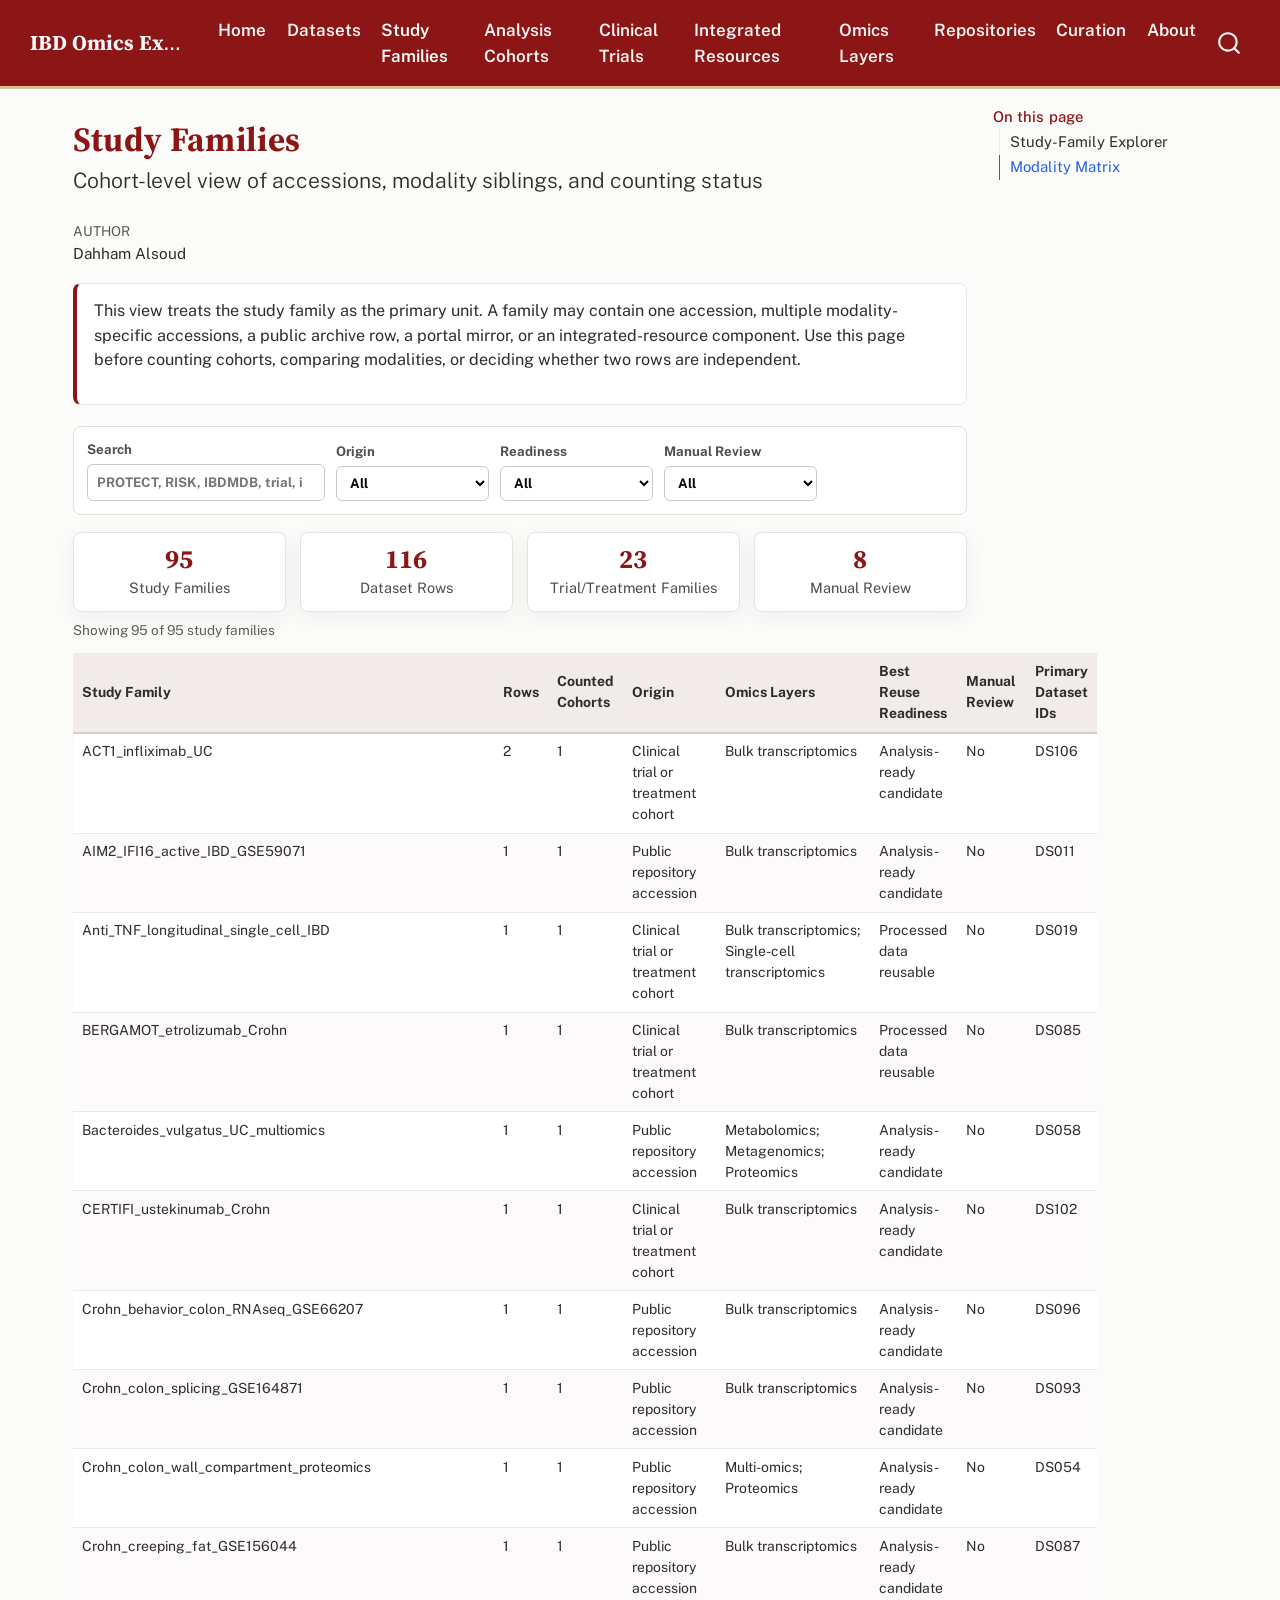
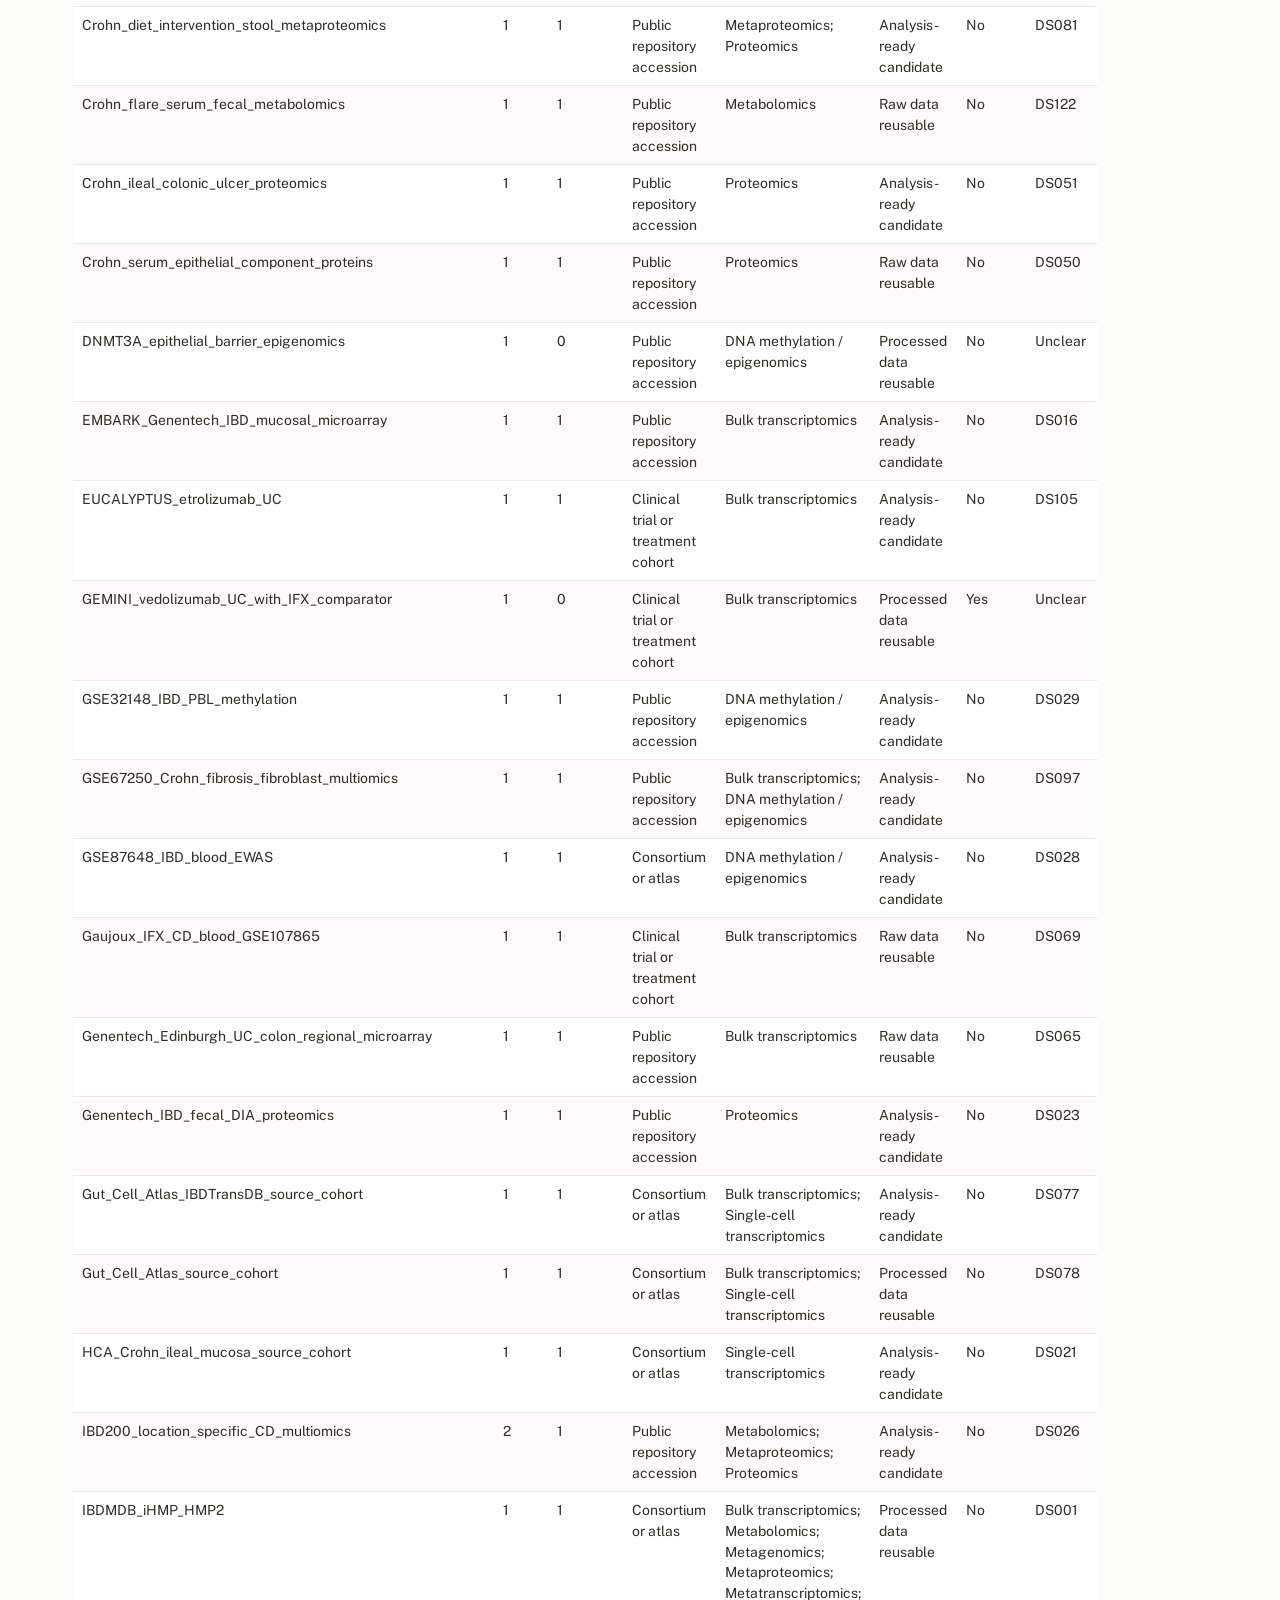
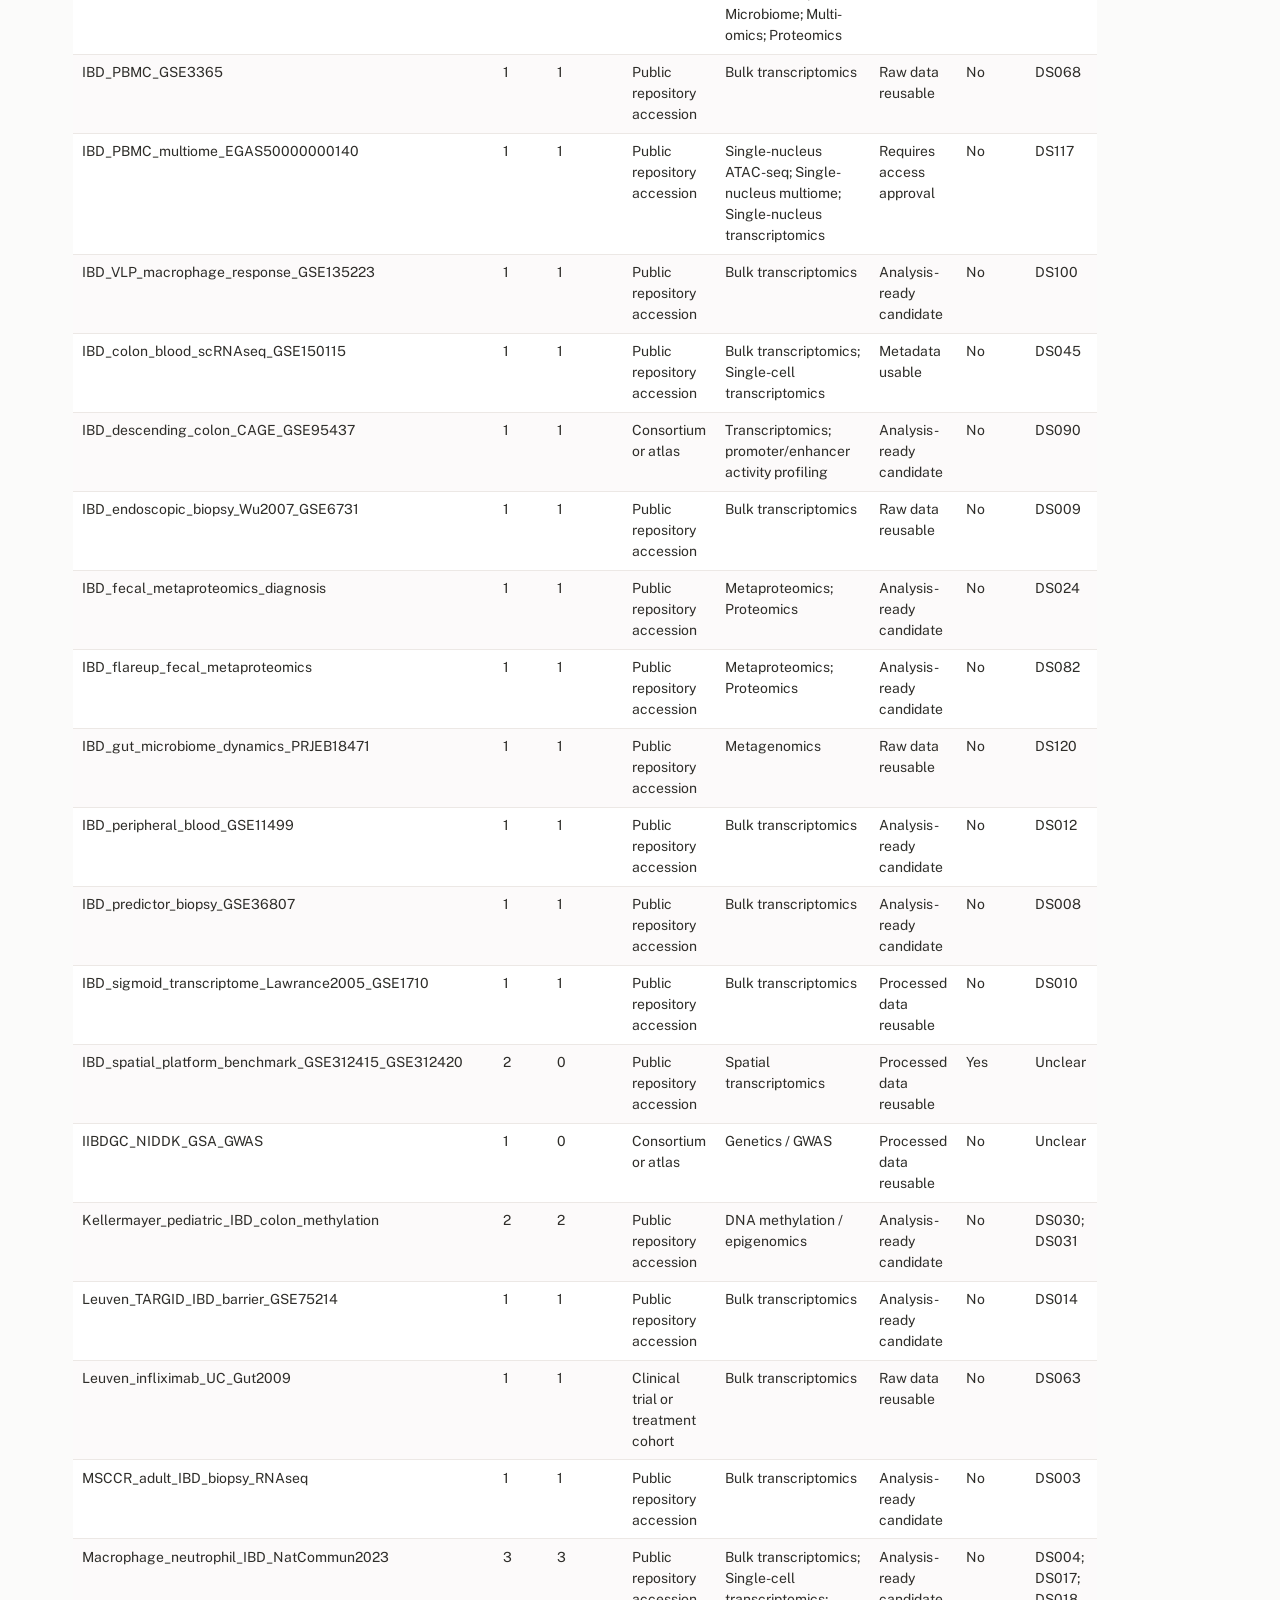
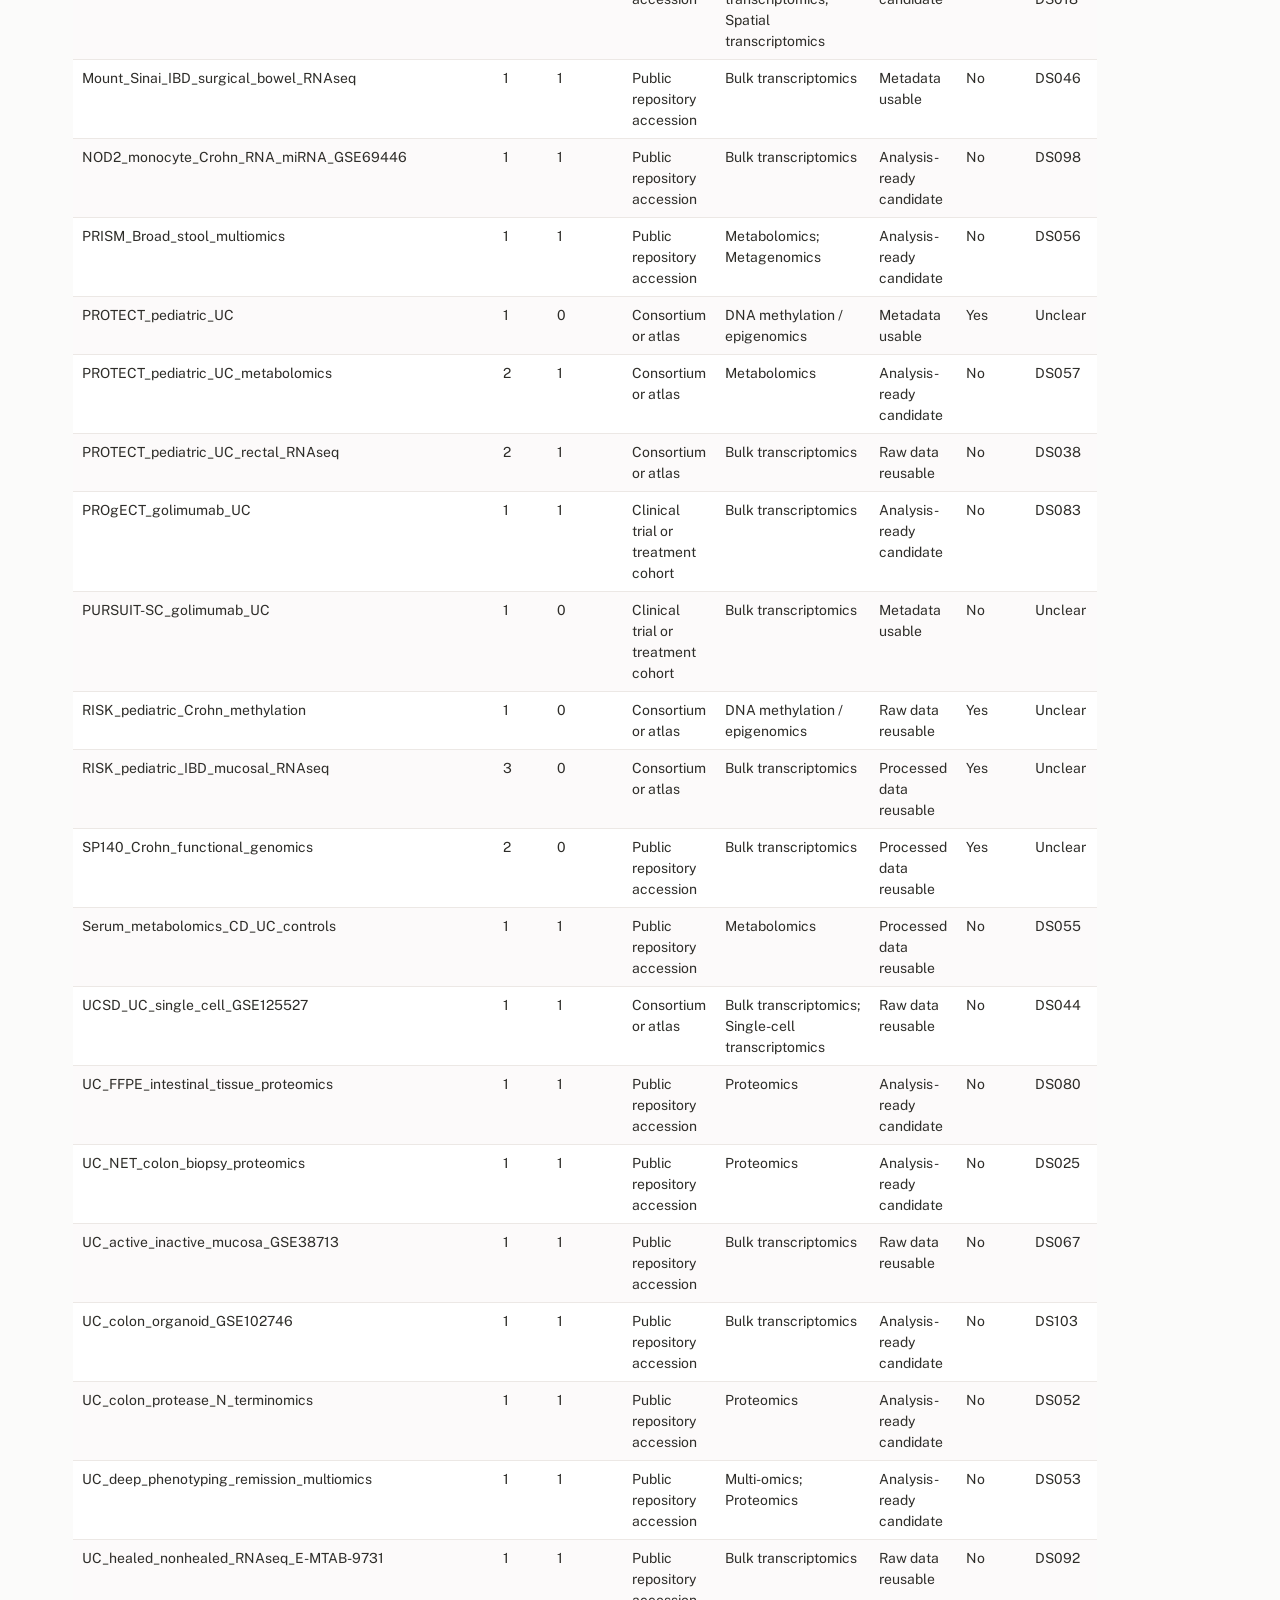
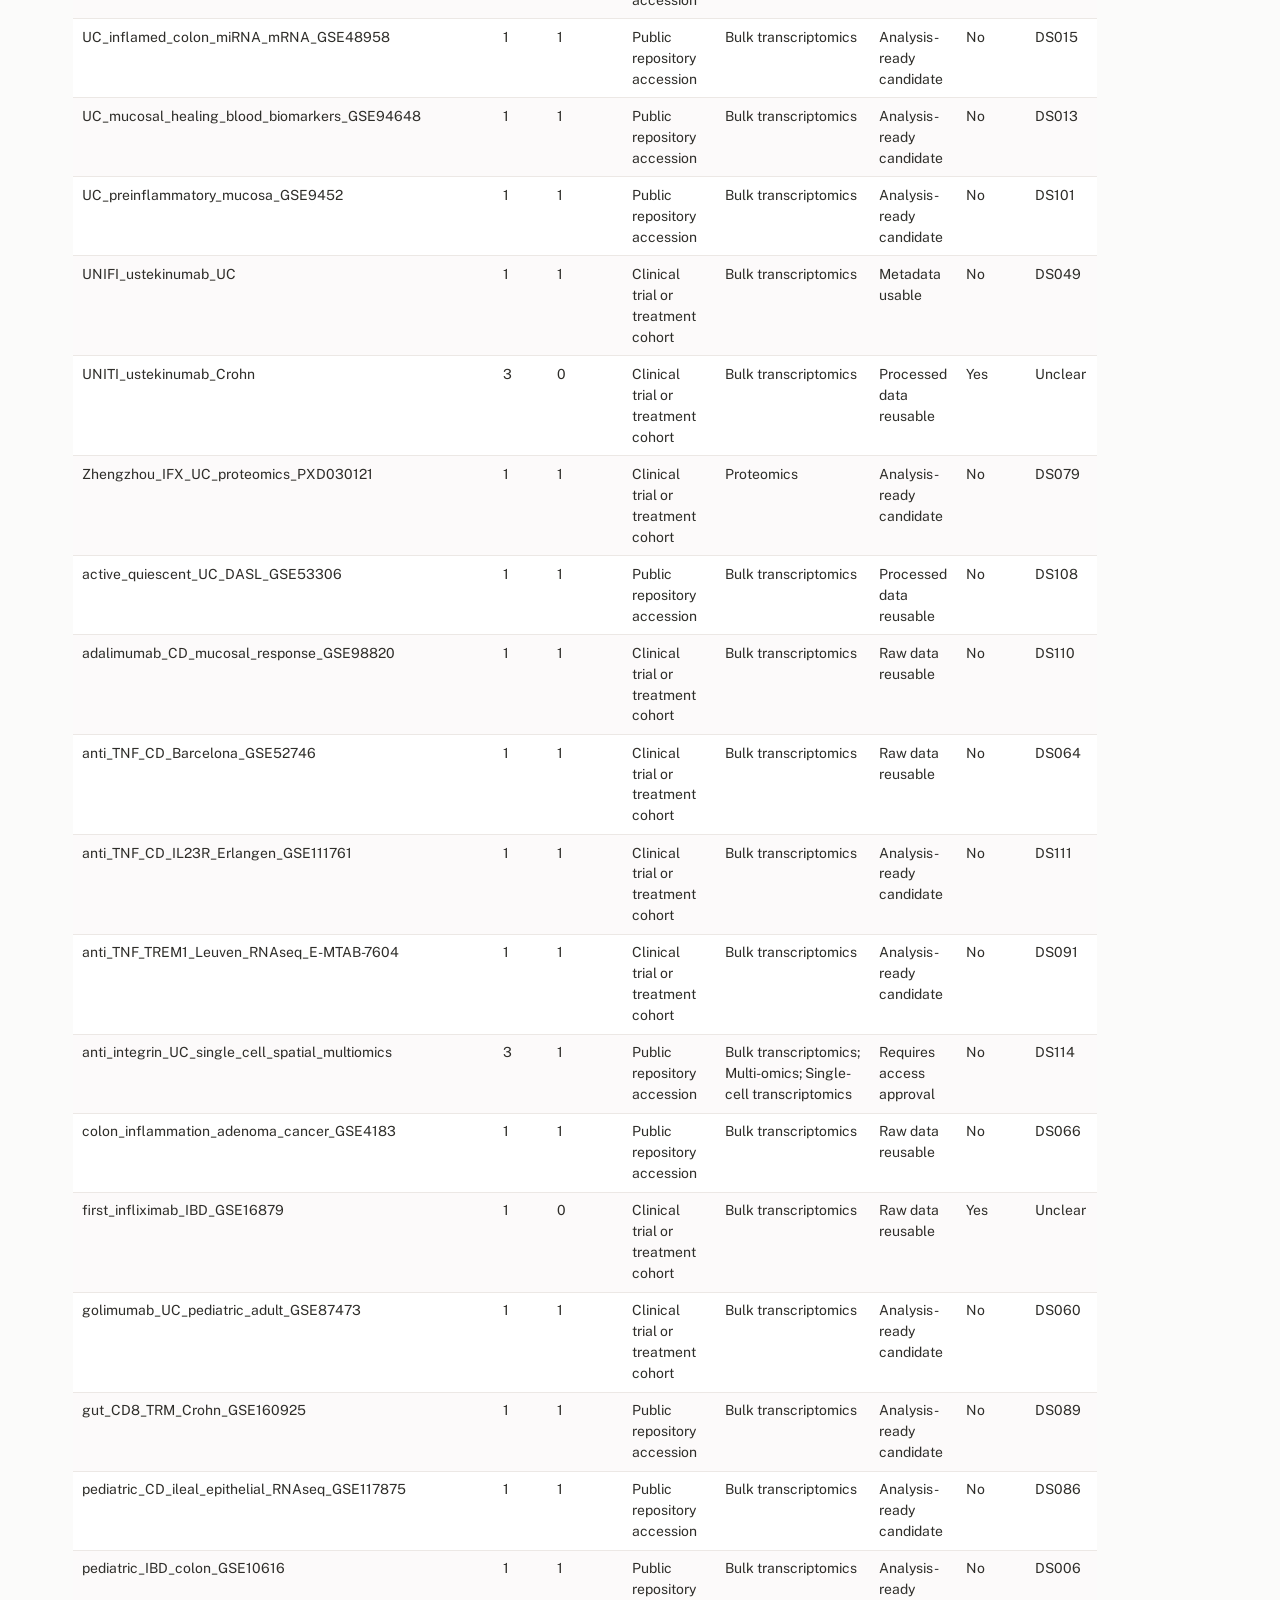
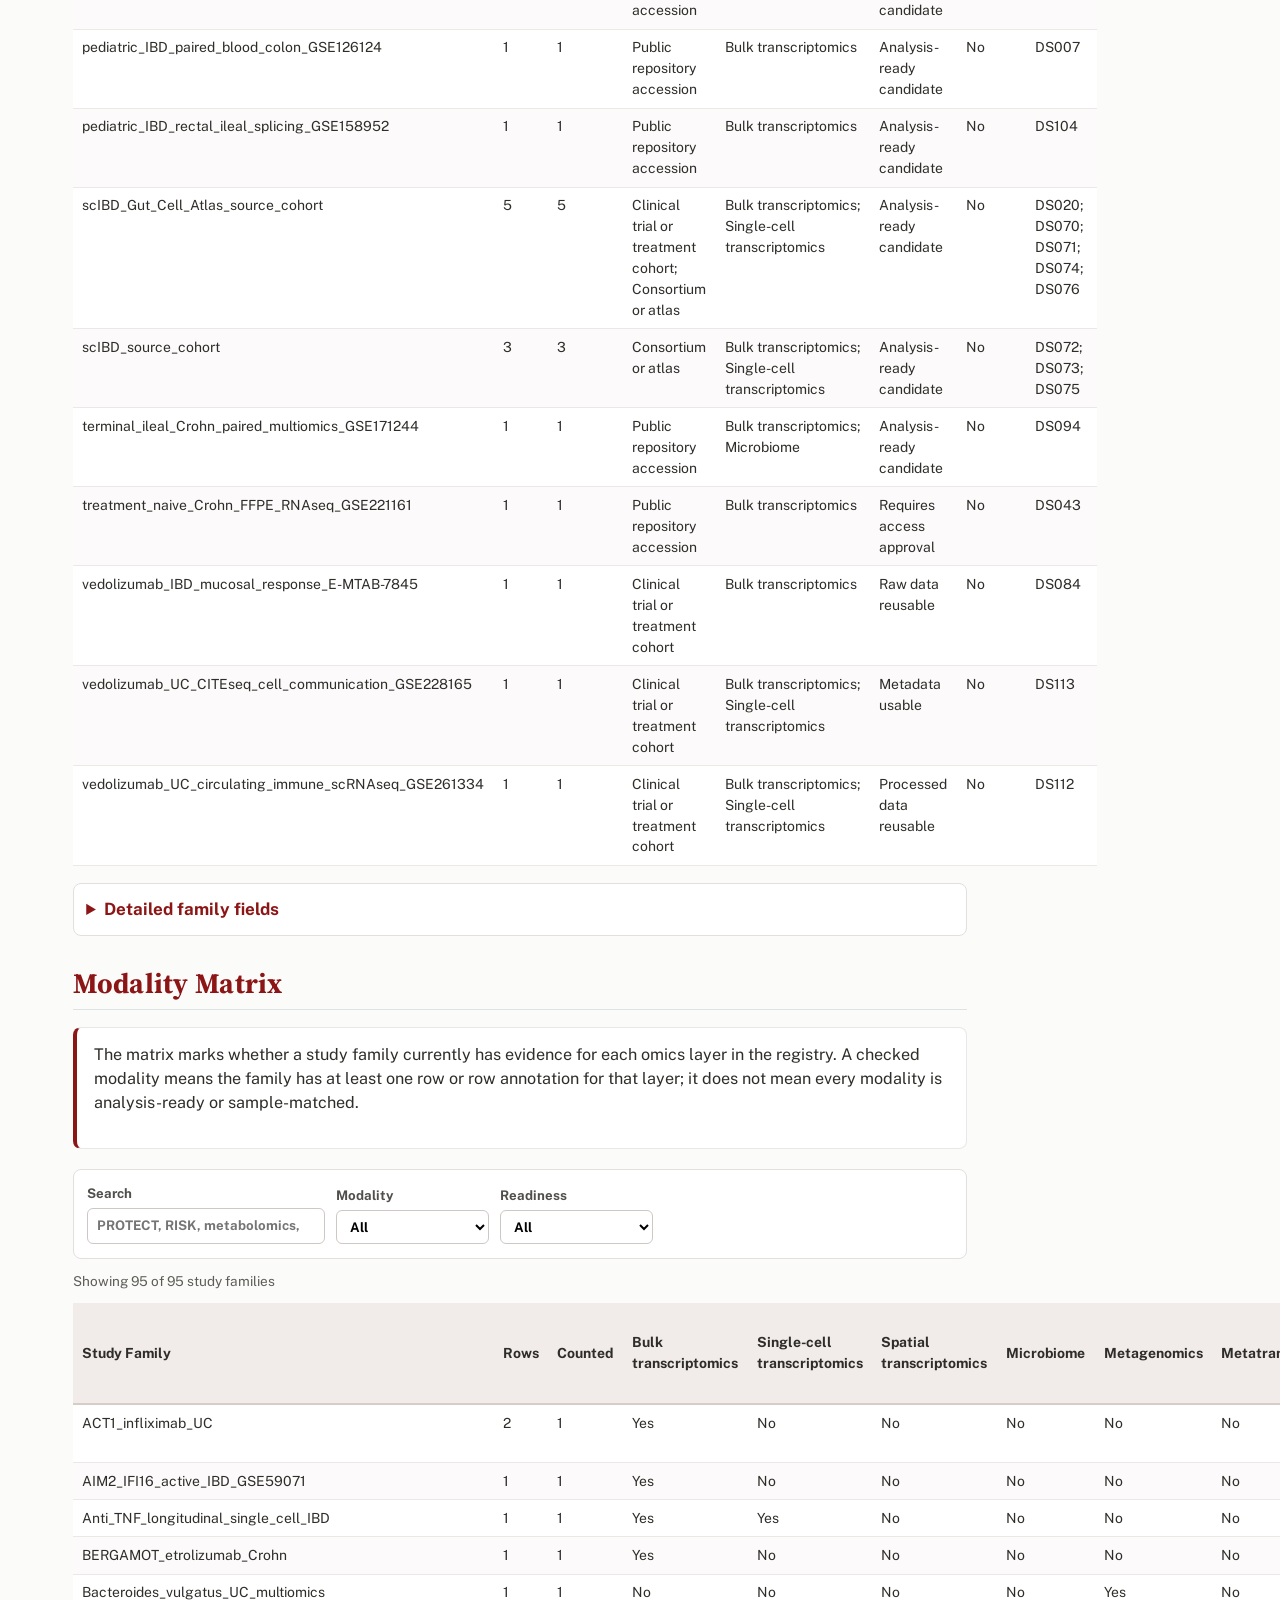
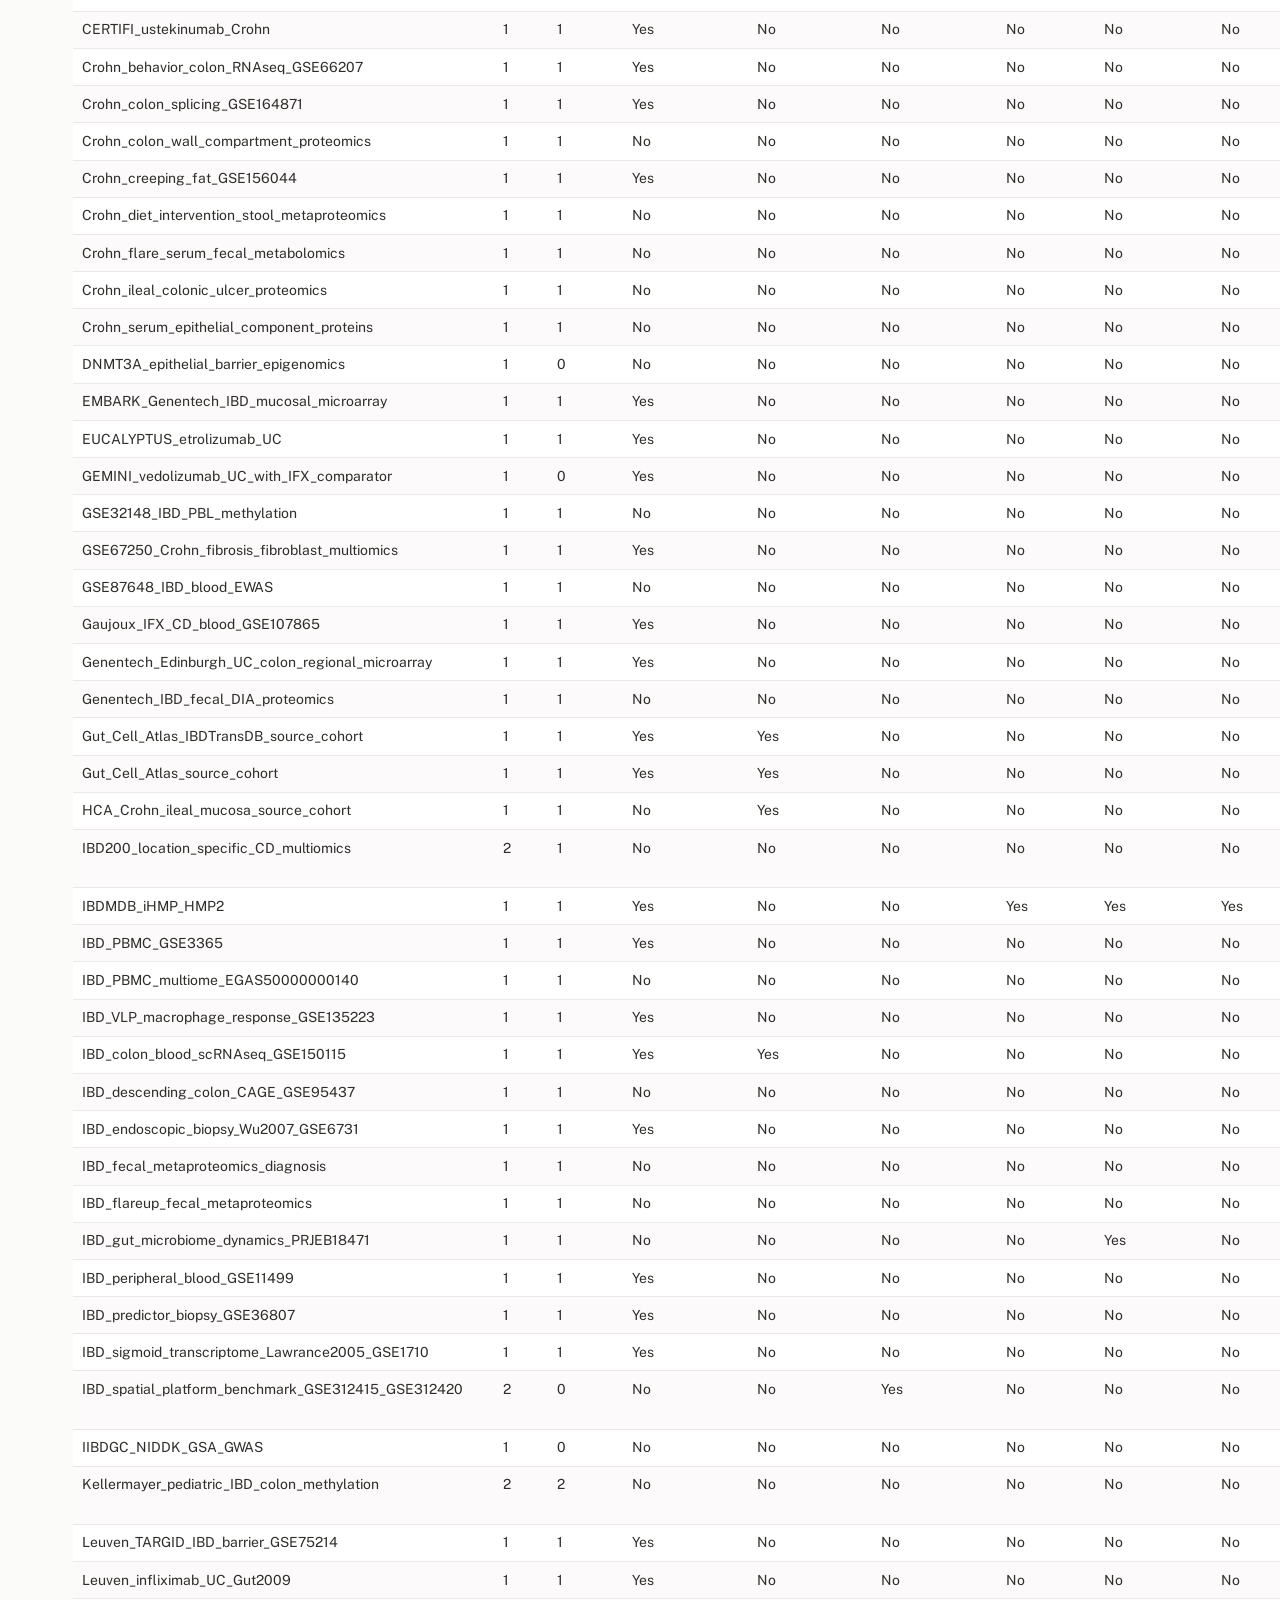
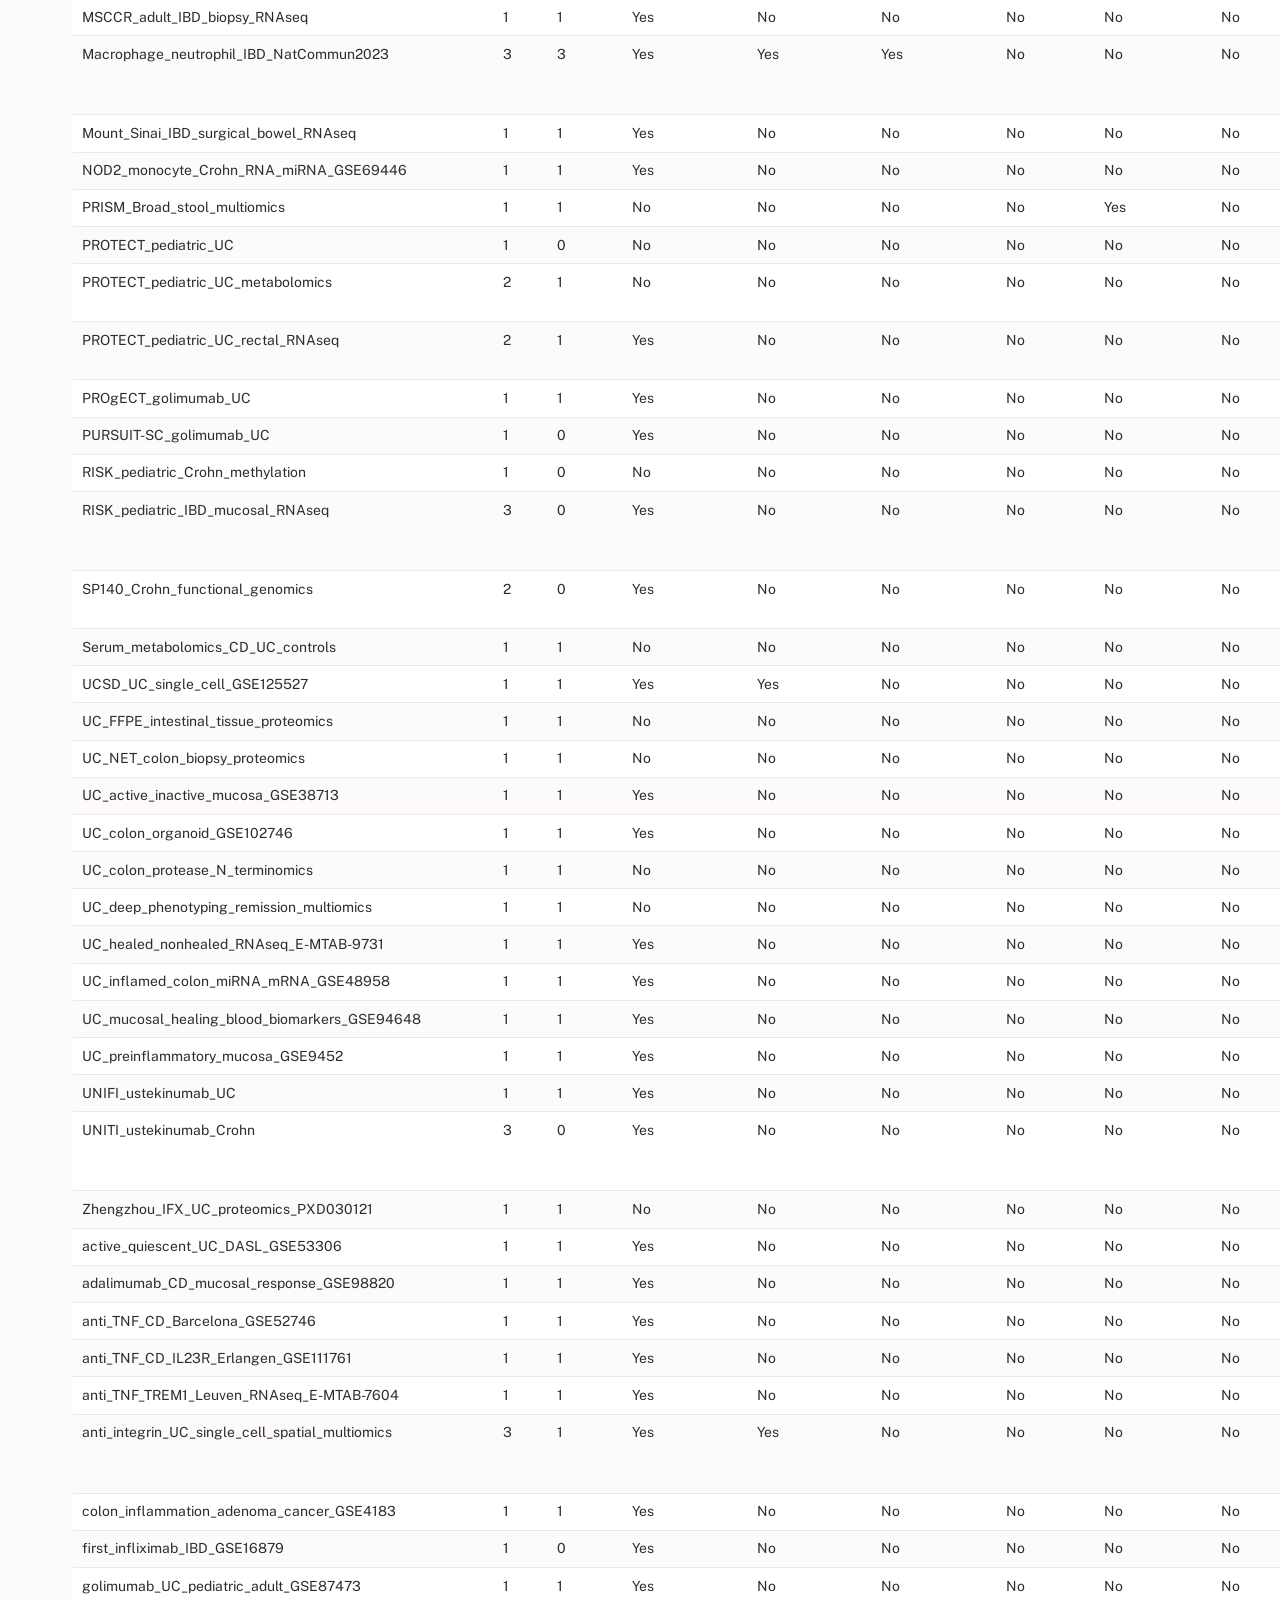
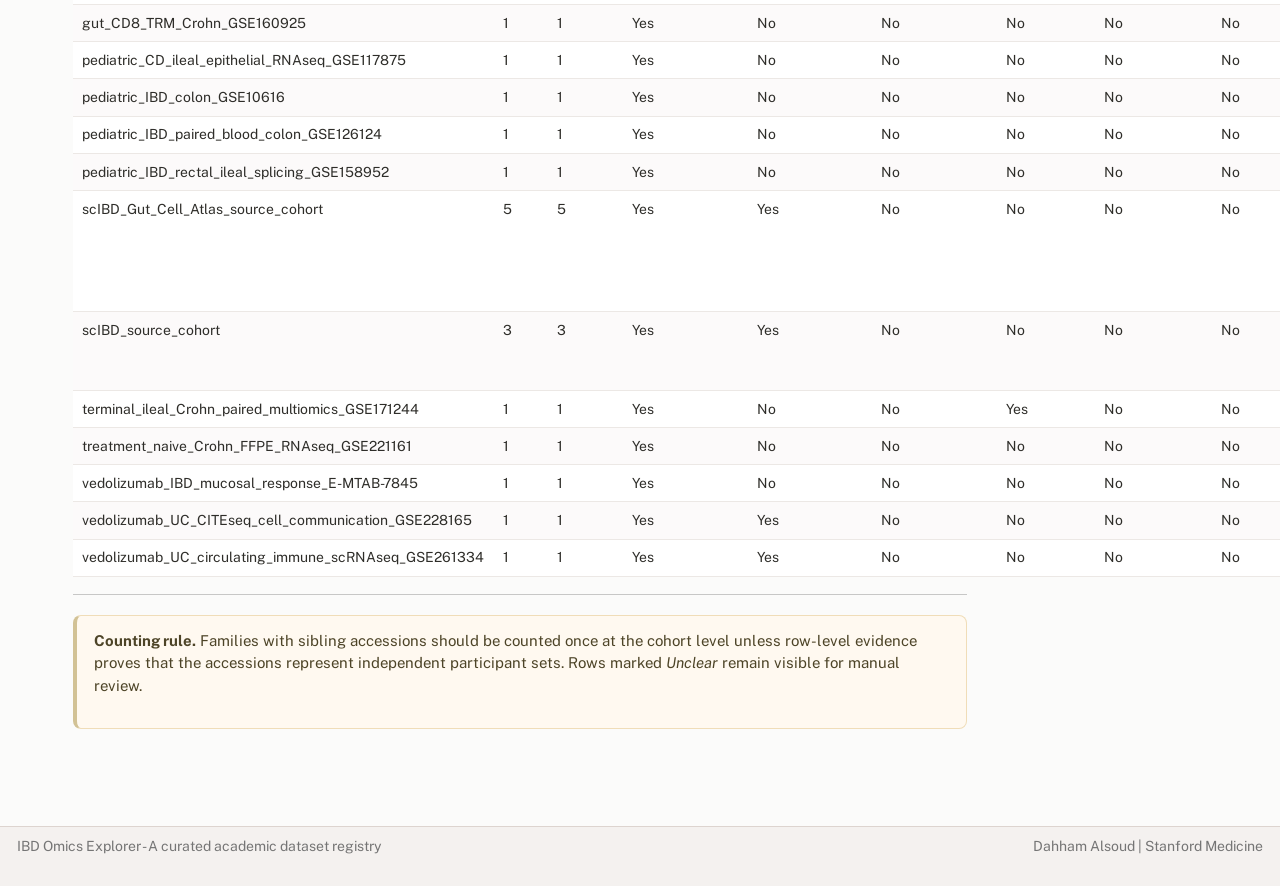
<file: docs/study-families.html>
<!DOCTYPE html>
<html xmlns="http://www.w3.org/1999/xhtml" lang="en" xml:lang="en"><head>

<meta charset="utf-8">
<meta name="generator" content="quarto-1.9.36">

<meta name="viewport" content="width=device-width, initial-scale=1.0, user-scalable=yes">

<meta name="author" content="Dahham Alsoud">

<title>Study Families – IBD Omics Explorer</title>
<style>
/* Default styles provided by pandoc.
** See https://pandoc.org/MANUAL.html#variables-for-html for config info.
*/
code{white-space: pre-wrap;}
span.smallcaps{font-variant: small-caps;}
div.columns{display: flex; gap: min(4vw, 1.5em);}
div.column{flex: auto; overflow-x: auto;}
div.hanging-indent{margin-left: 1.5em; text-indent: -1.5em;}
ul.task-list{list-style: none;}
ul.task-list li input[type="checkbox"] {
  width: 0.8em;
  margin: 0 0.8em 0.2em -1em; /* quarto-specific, see https://github.com/quarto-dev/quarto-cli/issues/4556 */ 
  vertical-align: middle;
}
</style>


<script src="site_libs/quarto-nav/quarto-nav.js"></script>
<script src="site_libs/quarto-nav/headroom.min.js"></script>
<script src="site_libs/clipboard/clipboard.min.js"></script>
<script src="site_libs/quarto-search/autocomplete.umd.js"></script>
<script src="site_libs/quarto-search/fuse.min.js"></script>
<script src="site_libs/quarto-search/quarto-search.js"></script>
<meta name="quarto:offset" content="./">
<script src="site_libs/quarto-html/quarto.js" type="module"></script>
<script src="site_libs/quarto-html/tabsets/tabsets.js" type="module"></script>
<script src="site_libs/quarto-html/popper.min.js"></script>
<script src="site_libs/quarto-html/tippy.umd.min.js"></script>
<script src="site_libs/quarto-html/anchor.min.js"></script>
<link href="site_libs/quarto-html/tippy.css" rel="stylesheet">
<link href="site_libs/quarto-html/quarto-syntax-highlighting-845c23b38eaddc0f92fda52bfe77a8c8.css" rel="stylesheet" id="quarto-text-highlighting-styles">
<script src="site_libs/bootstrap/bootstrap.min.js"></script>
<link href="site_libs/bootstrap/bootstrap-icons.css" rel="stylesheet">
<link href="site_libs/bootstrap/bootstrap-12b2063343efa455fa6c31bdd6356f0d.min.css" rel="stylesheet" append-hash="true" id="quarto-bootstrap" data-mode="light">
<script id="quarto-search-options" type="application/json">{
  "location": "navbar",
  "copy-button": false,
  "collapse-after": 3,
  "panel-placement": "end",
  "type": "overlay",
  "limit": 50,
  "keyboard-shortcut": [
    "f",
    "/",
    "s"
  ],
  "show-item-context": false,
  "language": {
    "search-no-results-text": "No results",
    "search-matching-documents-text": "matching documents",
    "search-copy-link-title": "Copy link to search",
    "search-hide-matches-text": "Hide additional matches",
    "search-more-match-text": "more match in this document",
    "search-more-matches-text": "more matches in this document",
    "search-clear-button-title": "Clear",
    "search-text-placeholder": "",
    "search-detached-cancel-button-title": "Cancel",
    "search-submit-button-title": "Submit",
    "search-label": "Search"
  }
}</script>
<style>html{ scroll-behavior: smooth; }</style>


<link rel="stylesheet" href="styles.css">
</head>

<body class="nav-fixed quarto-light">

<div id="quarto-search-results"></div>
  <header id="quarto-header" class="headroom fixed-top">
    <nav class="navbar navbar-expand-lg " data-bs-theme="dark">
      <div class="navbar-container container-fluid">
      <div class="navbar-brand-container mx-auto">
    <a class="navbar-brand" href="./index.html">
    <span class="navbar-title">IBD Omics Explorer</span>
    </a>
  </div>
            <div id="quarto-search" class="" title="Search"></div>
          <button class="navbar-toggler" type="button" data-bs-toggle="collapse" data-bs-target="#navbarCollapse" aria-controls="navbarCollapse" role="menu" aria-expanded="false" aria-label="Toggle navigation" onclick="if (window.quartoToggleHeadroom) { window.quartoToggleHeadroom(); }">
  <span class="navbar-toggler-icon"></span>
</button>
          <div class="collapse navbar-collapse" id="navbarCollapse">
            <ul class="navbar-nav navbar-nav-scroll me-auto">
  <li class="nav-item">
    <a class="nav-link" href="./index.html"> 
<span class="menu-text">Home</span></a>
  </li>  
  <li class="nav-item">
    <a class="nav-link" href="./datasets.html"> 
<span class="menu-text">Datasets</span></a>
  </li>  
  <li class="nav-item">
    <a class="nav-link active" href="./study-families.html" aria-current="page"> 
<span class="menu-text">Study Families</span></a>
  </li>  
  <li class="nav-item">
    <a class="nav-link" href="./analysis-cohorts.html"> 
<span class="menu-text">Analysis Cohorts</span></a>
  </li>  
  <li class="nav-item">
    <a class="nav-link" href="./clinical-trials.html"> 
<span class="menu-text">Clinical Trials</span></a>
  </li>  
  <li class="nav-item">
    <a class="nav-link" href="./integrated-resources.html"> 
<span class="menu-text">Integrated Resources</span></a>
  </li>  
  <li class="nav-item">
    <a class="nav-link" href="./omics-layers.html"> 
<span class="menu-text">Omics Layers</span></a>
  </li>  
  <li class="nav-item">
    <a class="nav-link" href="./repositories.html"> 
<span class="menu-text">Repositories</span></a>
  </li>  
  <li class="nav-item">
    <a class="nav-link" href="./curation-methods.html"> 
<span class="menu-text">Curation</span></a>
  </li>  
  <li class="nav-item">
    <a class="nav-link" href="./about.html"> 
<span class="menu-text">About</span></a>
  </li>  
</ul>
          </div> <!-- /navcollapse -->
            <div class="quarto-navbar-tools">
</div>
      </div> <!-- /container-fluid -->
    </nav>
</header>
<!-- content -->
<div id="quarto-content" class="quarto-container page-columns page-rows-contents page-layout-full page-navbar">
<!-- sidebar -->
<!-- margin-sidebar -->
    <div id="quarto-margin-sidebar" class="sidebar margin-sidebar">
        <nav id="TOC" role="doc-toc" class="toc-active">
    <h2 id="toc-title">On this page</h2>
   
  <ul>
  <li><a href="#study-family-explorer" id="toc-study-family-explorer" class="nav-link active" data-scroll-target="#study-family-explorer">Study-Family Explorer</a></li>
  <li><a href="#modality-matrix" id="toc-modality-matrix" class="nav-link" data-scroll-target="#modality-matrix">Modality Matrix</a></li>
  </ul>
</nav>
    </div>
<!-- main -->
<main class="content column-page-left" id="quarto-document-content">

<header id="title-block-header" class="quarto-title-block default">
<div class="quarto-title">
<h1 class="title">Study Families</h1>
<p class="subtitle lead">Cohort-level view of accessions, modality siblings, and counting status</p>
</div>



<div class="quarto-title-meta column-page-left">

    <div>
    <div class="quarto-title-meta-heading">Author</div>
    <div class="quarto-title-meta-contents">
             <p>Dahham Alsoud </p>
          </div>
  </div>
    
  
    
  </div>
  


</header>


<div class="page-intro">
<p>This view treats the study family as the primary unit. A family may contain one accession, multiple modality-specific accessions, a public archive row, a portal mirror, or an integrated-resource component. Use this page before counting cohorts, comparing modalities, or deciding whether two rows are independent.</p>
</div>
<section id="study-family-explorer" class="level2">
<h2 class="anchored" data-anchor-id="study-family-explorer">Study-Family Explorer</h2>
<div id="study-family-explorer">

</div>
<hr>
</section>
<section id="modality-matrix" class="level2">
<h2 class="anchored" data-anchor-id="modality-matrix">Modality Matrix</h2>
<div class="page-intro">
<p>The matrix marks whether a study family currently has evidence for each omics layer in the registry. A checked modality means the family has at least one row or row annotation for that layer; it does not mean every modality is analysis-ready or sample-matched.</p>
</div>
<div id="study-modality-matrix">

</div>
<hr>
<div class="disclaimer">
<p><strong>Counting rule.</strong> Families with sibling accessions should be counted once at the cohort level unless row-level evidence proves that the accessions represent independent participant sets. Rows marked <em>Unclear</em> remain visible for manual review.</p>
</div>


</section>

</main> <!-- /main -->
<script src="site-tables.js?v=20260510-7"></script>
<script id="quarto-html-after-body" type="application/javascript">
  window.document.addEventListener("DOMContentLoaded", function (event) {
    const icon = "";
    const anchorJS = new window.AnchorJS();
    anchorJS.options = {
      placement: 'right',
      icon: icon
    };
    anchorJS.add('.anchored');
    const isCodeAnnotation = (el) => {
      for (const clz of el.classList) {
        if (clz.startsWith('code-annotation-')) {                     
          return true;
        }
      }
      return false;
    }
    const onCopySuccess = function(e) {
      // button target
      const button = e.trigger;
      // don't keep focus
      button.blur();
      // flash "checked"
      button.classList.add('code-copy-button-checked');
      var currentTitle = button.getAttribute("title");
      button.setAttribute("title", "Copied!");
      let tooltip;
      if (window.bootstrap) {
        button.setAttribute("data-bs-toggle", "tooltip");
        button.setAttribute("data-bs-placement", "left");
        button.setAttribute("data-bs-title", "Copied!");
        tooltip = new bootstrap.Tooltip(button, 
          { trigger: "manual", 
            customClass: "code-copy-button-tooltip",
            offset: [0, -8]});
        tooltip.show();    
      }
      setTimeout(function() {
        if (tooltip) {
          tooltip.hide();
          button.removeAttribute("data-bs-title");
          button.removeAttribute("data-bs-toggle");
          button.removeAttribute("data-bs-placement");
        }
        button.setAttribute("title", currentTitle);
        button.classList.remove('code-copy-button-checked');
      }, 1000);
      // clear code selection
      e.clearSelection();
    }
    const getTextToCopy = function(trigger) {
      const outerScaffold = trigger.parentElement.cloneNode(true);
      const codeEl = outerScaffold.querySelector('code');
      for (const childEl of codeEl.children) {
        if (isCodeAnnotation(childEl)) {
          childEl.remove();
        }
      }
      return codeEl.innerText;
    }
    const clipboard = new window.ClipboardJS('.code-copy-button:not([data-in-quarto-modal])', {
      text: getTextToCopy
    });
    clipboard.on('success', onCopySuccess);
    if (window.document.getElementById('quarto-embedded-source-code-modal')) {
      const clipboardModal = new window.ClipboardJS('.code-copy-button[data-in-quarto-modal]', {
        text: getTextToCopy,
        container: window.document.getElementById('quarto-embedded-source-code-modal')
      });
      clipboardModal.on('success', onCopySuccess);
    }
      var localhostRegex = new RegExp(/^(?:http|https):\/\/localhost\:?[0-9]*\//);
      var mailtoRegex = new RegExp(/^mailto:/);
        var filterRegex = new RegExp("https:\/\/dahhamalsoud\.github\.io\/ibd-omics-explorer");
      var isInternal = (href) => {
          return filterRegex.test(href) || localhostRegex.test(href) || mailtoRegex.test(href);
      }
      // Inspect non-navigation links and adorn them if external
     var links = window.document.querySelectorAll('a[href]:not(.nav-link):not(.navbar-brand):not(.toc-action):not(.sidebar-link):not(.sidebar-item-toggle):not(.pagination-link):not(.no-external):not([aria-hidden]):not(.dropdown-item):not(.quarto-navigation-tool):not(.about-link)');
      for (var i=0; i<links.length; i++) {
        const link = links[i];
        if (!isInternal(link.href)) {
          // undo the damage that might have been done by quarto-nav.js in the case of
          // links that we want to consider external
          if (link.dataset.originalHref !== undefined) {
            link.href = link.dataset.originalHref;
          }
            // target, if specified
            link.setAttribute("target", "_blank");
            if (link.getAttribute("rel") === null) {
              link.setAttribute("rel", "noopener");
            }
            // default icon
            link.classList.add("external");
        }
      }
    function tippyHover(el, contentFn, onTriggerFn, onUntriggerFn) {
      const config = {
        allowHTML: true,
        maxWidth: 500,
        delay: 100,
        arrow: false,
        appendTo: function(el) {
            return el.parentElement;
        },
        interactive: true,
        interactiveBorder: 10,
        theme: 'quarto',
        placement: 'bottom-start',
      };
      if (contentFn) {
        config.content = contentFn;
      }
      if (onTriggerFn) {
        config.onTrigger = onTriggerFn;
      }
      if (onUntriggerFn) {
        config.onUntrigger = onUntriggerFn;
      }
      window.tippy(el, config); 
    }
    const noterefs = window.document.querySelectorAll('a[role="doc-noteref"]');
    for (var i=0; i<noterefs.length; i++) {
      const ref = noterefs[i];
      tippyHover(ref, function() {
        // use id or data attribute instead here
        let href = ref.getAttribute('data-footnote-href') || ref.getAttribute('href');
        try { href = new URL(href).hash; } catch {}
        const id = href.replace(/^#\/?/, "");
        const note = window.document.getElementById(id);
        if (note) {
          return note.innerHTML;
        } else {
          return "";
        }
      });
    }
    const xrefs = window.document.querySelectorAll('a.quarto-xref');
    const processXRef = (id, note) => {
      // Strip column container classes
      const stripColumnClz = (el) => {
        el.classList.remove("page-full", "page-columns");
        if (el.children) {
          for (const child of el.children) {
            stripColumnClz(child);
          }
        }
      }
      stripColumnClz(note)
      if (id === null || id.startsWith('sec-')) {
        // Special case sections, only their first couple elements
        const container = document.createElement("div");
        if (note.children && note.children.length > 2) {
          container.appendChild(note.children[0].cloneNode(true));
          for (let i = 1; i < note.children.length; i++) {
            const child = note.children[i];
            if (child.tagName === "P" && child.innerText === "") {
              continue;
            } else {
              container.appendChild(child.cloneNode(true));
              break;
            }
          }
          if (window.Quarto?.typesetMath) {
            window.Quarto.typesetMath(container);
          }
          return container.innerHTML
        } else {
          if (window.Quarto?.typesetMath) {
            window.Quarto.typesetMath(note);
          }
          return note.innerHTML;
        }
      } else {
        // Remove any anchor links if they are present
        const anchorLink = note.querySelector('a.anchorjs-link');
        if (anchorLink) {
          anchorLink.remove();
        }
        if (window.Quarto?.typesetMath) {
          window.Quarto.typesetMath(note);
        }
        if (note.classList.contains("callout")) {
          return note.outerHTML;
        } else {
          return note.innerHTML;
        }
      }
    }
    for (var i=0; i<xrefs.length; i++) {
      const xref = xrefs[i];
      tippyHover(xref, undefined, function(instance) {
        instance.disable();
        let url = xref.getAttribute('href');
        let hash = undefined; 
        if (url.startsWith('#')) {
          hash = url;
        } else {
          try { hash = new URL(url).hash; } catch {}
        }
        if (hash) {
          const id = hash.replace(/^#\/?/, "");
          const note = window.document.getElementById(id);
          if (note !== null) {
            try {
              const html = processXRef(id, note.cloneNode(true));
              instance.setContent(html);
            } finally {
              instance.enable();
              instance.show();
            }
          } else {
            // See if we can fetch this
            fetch(url.split('#')[0])
            .then(res => res.text())
            .then(html => {
              const parser = new DOMParser();
              const htmlDoc = parser.parseFromString(html, "text/html");
              const note = htmlDoc.getElementById(id);
              if (note !== null) {
                const html = processXRef(id, note);
                instance.setContent(html);
              } 
            }).finally(() => {
              instance.enable();
              instance.show();
            });
          }
        } else {
          // See if we can fetch a full url (with no hash to target)
          // This is a special case and we should probably do some content thinning / targeting
          fetch(url)
          .then(res => res.text())
          .then(html => {
            const parser = new DOMParser();
            const htmlDoc = parser.parseFromString(html, "text/html");
            const note = htmlDoc.querySelector('main.content');
            if (note !== null) {
              // This should only happen for chapter cross references
              // (since there is no id in the URL)
              // remove the first header
              if (note.children.length > 0 && note.children[0].tagName === "HEADER") {
                note.children[0].remove();
              }
              const html = processXRef(null, note);
              instance.setContent(html);
            } 
          }).finally(() => {
            instance.enable();
            instance.show();
          });
        }
      }, function(instance) {
      });
    }
        let selectedAnnoteEl;
        const selectorForAnnotation = ( cell, annotation) => {
          let cellAttr = 'data-code-cell="' + cell + '"';
          let lineAttr = 'data-code-annotation="' +  annotation + '"';
          const selector = 'span[' + cellAttr + '][' + lineAttr + ']';
          return selector;
        }
        const selectCodeLines = (annoteEl) => {
          const doc = window.document;
          const targetCell = annoteEl.getAttribute("data-target-cell");
          const targetAnnotation = annoteEl.getAttribute("data-target-annotation");
          const annoteSpan = window.document.querySelector(selectorForAnnotation(targetCell, targetAnnotation));
          const lines = annoteSpan.getAttribute("data-code-lines").split(",");
          const lineIds = lines.map((line) => {
            return targetCell + "-" + line;
          })
          let top = null;
          let height = null;
          let parent = null;
          if (lineIds.length > 0) {
              //compute the position of the single el (top and bottom and make a div)
              const el = window.document.getElementById(lineIds[0]);
              top = el.offsetTop;
              height = el.offsetHeight;
              parent = el.parentElement.parentElement;
            if (lineIds.length > 1) {
              const lastEl = window.document.getElementById(lineIds[lineIds.length - 1]);
              const bottom = lastEl.offsetTop + lastEl.offsetHeight;
              height = bottom - top;
            }
            if (top !== null && height !== null && parent !== null) {
              // cook up a div (if necessary) and position it 
              let div = window.document.getElementById("code-annotation-line-highlight");
              if (div === null) {
                div = window.document.createElement("div");
                div.setAttribute("id", "code-annotation-line-highlight");
                div.style.position = 'absolute';
                parent.appendChild(div);
              }
              div.style.top = top - 2 + "px";
              div.style.height = height + 4 + "px";
              div.style.left = 0;
              let gutterDiv = window.document.getElementById("code-annotation-line-highlight-gutter");
              if (gutterDiv === null) {
                gutterDiv = window.document.createElement("div");
                gutterDiv.setAttribute("id", "code-annotation-line-highlight-gutter");
                gutterDiv.style.position = 'absolute';
                const codeCell = window.document.getElementById(targetCell);
                const gutter = codeCell.querySelector('.code-annotation-gutter');
                gutter.appendChild(gutterDiv);
              }
              gutterDiv.style.top = top - 2 + "px";
              gutterDiv.style.height = height + 4 + "px";
            }
            selectedAnnoteEl = annoteEl;
          }
        };
        const unselectCodeLines = () => {
          const elementsIds = ["code-annotation-line-highlight", "code-annotation-line-highlight-gutter"];
          elementsIds.forEach((elId) => {
            const div = window.document.getElementById(elId);
            if (div) {
              div.remove();
            }
          });
          selectedAnnoteEl = undefined;
        };
          // Handle positioning of the toggle
      window.addEventListener(
        "resize",
        throttle(() => {
          elRect = undefined;
          if (selectedAnnoteEl) {
            selectCodeLines(selectedAnnoteEl);
          }
        }, 10)
      );
      function throttle(fn, ms) {
      let throttle = false;
      let timer;
        return (...args) => {
          if(!throttle) { // first call gets through
              fn.apply(this, args);
              throttle = true;
          } else { // all the others get throttled
              if(timer) clearTimeout(timer); // cancel #2
              timer = setTimeout(() => {
                fn.apply(this, args);
                timer = throttle = false;
              }, ms);
          }
        };
      }
        // Attach click handler to the DT
        const annoteDls = window.document.querySelectorAll('dt[data-target-cell]');
        for (const annoteDlNode of annoteDls) {
          annoteDlNode.addEventListener('click', (event) => {
            const clickedEl = event.target;
            if (clickedEl !== selectedAnnoteEl) {
              unselectCodeLines();
              const activeEl = window.document.querySelector('dt[data-target-cell].code-annotation-active');
              if (activeEl) {
                activeEl.classList.remove('code-annotation-active');
              }
              selectCodeLines(clickedEl);
              clickedEl.classList.add('code-annotation-active');
            } else {
              // Unselect the line
              unselectCodeLines();
              clickedEl.classList.remove('code-annotation-active');
            }
          });
        }
    const findCites = (el) => {
      const parentEl = el.parentElement;
      if (parentEl) {
        const cites = parentEl.dataset.cites;
        if (cites) {
          return {
            el,
            cites: cites.split(' ')
          };
        } else {
          return findCites(el.parentElement)
        }
      } else {
        return undefined;
      }
    };
    var bibliorefs = window.document.querySelectorAll('a[role="doc-biblioref"]');
    for (var i=0; i<bibliorefs.length; i++) {
      const ref = bibliorefs[i];
      const citeInfo = findCites(ref);
      if (citeInfo) {
        tippyHover(citeInfo.el, function() {
          var popup = window.document.createElement('div');
          citeInfo.cites.forEach(function(cite) {
            var citeDiv = window.document.createElement('div');
            citeDiv.classList.add('hanging-indent');
            citeDiv.classList.add('csl-entry');
            var biblioDiv = window.document.getElementById('ref-' + cite);
            if (biblioDiv) {
              citeDiv.innerHTML = biblioDiv.innerHTML;
            }
            popup.appendChild(citeDiv);
          });
          return popup.innerHTML;
        });
      }
    }
  });
  </script>
</div> <!-- /content -->
<footer class="footer">
  <div class="nav-footer">
    <div class="nav-footer-left">
<p>IBD Omics Explorer - A curated academic dataset registry</p>
</div>   
    <div class="nav-footer-center">
      &nbsp;
    </div>
    <div class="nav-footer-right">
<p>Dahham Alsoud | Stanford Medicine</p>
</div>
  </div>
</footer>




<script src="site_libs/quarto-html/zenscroll-min.js"></script>
</body></html>
</file>
<file: docs/site_libs/quarto-html/tippy.css>
.tippy-box[data-animation=fade][data-state=hidden]{opacity:0}[data-tippy-root]{max-width:calc(100vw - 10px)}.tippy-box{position:relative;background-color:#333;color:#fff;border-radius:4px;font-size:14px;line-height:1.4;white-space:normal;outline:0;transition-property:transform,visibility,opacity}.tippy-box[data-placement^=top]>.tippy-arrow{bottom:0}.tippy-box[data-placement^=top]>.tippy-arrow:before{bottom:-7px;left:0;border-width:8px 8px 0;border-top-color:initial;transform-origin:center top}.tippy-box[data-placement^=bottom]>.tippy-arrow{top:0}.tippy-box[data-placement^=bottom]>.tippy-arrow:before{top:-7px;left:0;border-width:0 8px 8px;border-bottom-color:initial;transform-origin:center bottom}.tippy-box[data-placement^=left]>.tippy-arrow{right:0}.tippy-box[data-placement^=left]>.tippy-arrow:before{border-width:8px 0 8px 8px;border-left-color:initial;right:-7px;transform-origin:center left}.tippy-box[data-placement^=right]>.tippy-arrow{left:0}.tippy-box[data-placement^=right]>.tippy-arrow:before{left:-7px;border-width:8px 8px 8px 0;border-right-color:initial;transform-origin:center right}.tippy-box[data-inertia][data-state=visible]{transition-timing-function:cubic-bezier(.54,1.5,.38,1.11)}.tippy-arrow{width:16px;height:16px;color:#333}.tippy-arrow:before{content:"";position:absolute;border-color:transparent;border-style:solid}.tippy-content{position:relative;padding:5px 9px;z-index:1}
</file>
<file: docs/site_libs/quarto-html/quarto-syntax-highlighting-845c23b38eaddc0f92fda52bfe77a8c8.css>
/* quarto syntax highlight colors */
:root {
  --quarto-hl-ot-color: #003B4F;
  --quarto-hl-at-color: #657422;
  --quarto-hl-ss-color: #20794D;
  --quarto-hl-an-color: #5E5E5E;
  --quarto-hl-fu-color: #4758AB;
  --quarto-hl-st-color: #20794D;
  --quarto-hl-cf-color: #003B4F;
  --quarto-hl-op-color: #5E5E5E;
  --quarto-hl-er-color: #AD0000;
  --quarto-hl-bn-color: #AD0000;
  --quarto-hl-al-color: #AD0000;
  --quarto-hl-va-color: #111111;
  --quarto-hl-bu-color: inherit;
  --quarto-hl-ex-color: inherit;
  --quarto-hl-pp-color: #AD0000;
  --quarto-hl-in-color: #5E5E5E;
  --quarto-hl-vs-color: #20794D;
  --quarto-hl-wa-color: #5E5E5E;
  --quarto-hl-do-color: #5E5E5E;
  --quarto-hl-im-color: #00769E;
  --quarto-hl-ch-color: #20794D;
  --quarto-hl-dt-color: #AD0000;
  --quarto-hl-fl-color: #AD0000;
  --quarto-hl-co-color: #5E5E5E;
  --quarto-hl-cv-color: #5E5E5E;
  --quarto-hl-cn-color: #8f5902;
  --quarto-hl-sc-color: #5E5E5E;
  --quarto-hl-dv-color: #AD0000;
  --quarto-hl-kw-color: #003B4F;
}

/* other quarto variables */
:root {
  --quarto-font-monospace: SFMono-Regular, Menlo, Monaco, Consolas, "Liberation Mono", "Courier New", monospace;
}

/* syntax highlight based on Pandoc's rules */
pre > code.sourceCode > span {
  color: #003B4F;
}

code.sourceCode > span {
  color: #003B4F;
}

div.sourceCode,
div.sourceCode pre.sourceCode {
  color: #003B4F;
}

/* Normal */
code span {
  color: #003B4F;
}

/* Alert */
code span.al {
  color: #AD0000;
  font-style: inherit;
}

/* Annotation */
code span.an {
  color: #5E5E5E;
  font-style: inherit;
}

/* Attribute */
code span.at {
  color: #657422;
  font-style: inherit;
}

/* BaseN */
code span.bn {
  color: #AD0000;
  font-style: inherit;
}

/* BuiltIn */
code span.bu {
  font-style: inherit;
}

/* ControlFlow */
code span.cf {
  color: #003B4F;
  font-weight: bold;
  font-style: inherit;
}

/* Char */
code span.ch {
  color: #20794D;
  font-style: inherit;
}

/* Constant */
code span.cn {
  color: #8f5902;
  font-style: inherit;
}

/* Comment */
code span.co {
  color: #5E5E5E;
  font-style: inherit;
}

/* CommentVar */
code span.cv {
  color: #5E5E5E;
  font-style: italic;
}

/* Documentation */
code span.do {
  color: #5E5E5E;
  font-style: italic;
}

/* DataType */
code span.dt {
  color: #AD0000;
  font-style: inherit;
}

/* DecVal */
code span.dv {
  color: #AD0000;
  font-style: inherit;
}

/* Error */
code span.er {
  color: #AD0000;
  font-style: inherit;
}

/* Extension */
code span.ex {
  font-style: inherit;
}

/* Float */
code span.fl {
  color: #AD0000;
  font-style: inherit;
}

/* Function */
code span.fu {
  color: #4758AB;
  font-style: inherit;
}

/* Import */
code span.im {
  color: #00769E;
  font-style: inherit;
}

/* Information */
code span.in {
  color: #5E5E5E;
  font-style: inherit;
}

/* Keyword */
code span.kw {
  color: #003B4F;
  font-weight: bold;
  font-style: inherit;
}

/* Operator */
code span.op {
  color: #5E5E5E;
  font-style: inherit;
}

/* Other */
code span.ot {
  color: #003B4F;
  font-style: inherit;
}

/* Preprocessor */
code span.pp {
  color: #AD0000;
  font-style: inherit;
}

/* SpecialChar */
code span.sc {
  color: #5E5E5E;
  font-style: inherit;
}

/* SpecialString */
code span.ss {
  color: #20794D;
  font-style: inherit;
}

/* String */
code span.st {
  color: #20794D;
  font-style: inherit;
}

/* Variable */
code span.va {
  color: #111111;
  font-style: inherit;
}

/* VerbatimString */
code span.vs {
  color: #20794D;
  font-style: inherit;
}

/* Warning */
code span.wa {
  color: #5E5E5E;
  font-style: italic;
}

.prevent-inlining {
  content: "</";
}

/*# sourceMappingURL=ac89f0bb514bba72461919f78549e31c.css.map */
</file>
<file: docs/styles.css>
/* import fonts */
@import url('https://fonts.googleapis.com/css2?family=Public+Sans:wght@300;400;500;600;700&family=Source+Serif+4:opsz,wght@8..60,500;8..60,700&display=swap');

/* Stanford-like site palette */
:root {
  --brand-primary: #8c1515;
  --brand-hover: #b1040e;
  --brand-dark: #2e2d29;
  --brand-fog: #f4f4f4;
  --brand-sand: #d2c295;
  --brand-link: #006cb8;
  --brand-ice: #eef5fb;
}

html,
body {
  font-family: "Public Sans", sans-serif;
  color: var(--brand-dark);
  background:
    radial-gradient(circle at 20% -10%, #f7eaea 0%, rgba(247, 234, 234, 0) 40%),
    linear-gradient(180deg, #fffefe 0%, var(--brand-fog) 100%);
}

h1,
h2,
h3 {
  color: var(--brand-primary);
  font-family: "Source Serif 4", serif;
  font-weight: 700;
  letter-spacing: 0.01em;
}

h2 {
  margin-top: 1.8rem;
}

a {
  color: var(--brand-link);
  text-underline-offset: 2px;
}

a:hover {
  color: var(--brand-hover);
}

/* ── Navbar ── */
.navbar {
  background-color: var(--brand-primary) !important;
  border-bottom: 3px solid var(--brand-sand);
}

.navbar .navbar-title {
  font-weight: 700;
  font-family: "Source Serif 4", serif;
}

.navbar .nav-link {
  color: #f7f4f4 !important;
  font-weight: 600;
}

.navbar .nav-link.active,
.navbar .nav-link:hover {
  color: #ffffff !important;
}

/* ── Footer ── */
.page-footer,
.nav-footer {
  background: #f4f1ef;
  border-top: 1px solid #ddd4cf;
}

/* ── Hero / intro strip ── */
.hero-wrap {
  background: linear-gradient(110deg, #ffffff 0%, #f9f3f0 100%);
  border: 1px solid #eadfdf;
  border-left: 5px solid var(--brand-primary);
  border-radius: 14px;
  padding: 1.5rem 1.6rem;
  margin-bottom: 1.4rem;
  box-shadow: 0 10px 28px rgba(140, 21, 21, 0.08);
}

.hero-badge {
  display: inline-block;
  background: var(--brand-primary);
  color: #ffffff;
  font-size: 0.76rem;
  text-transform: uppercase;
  letter-spacing: 0.05em;
  font-weight: 700;
  padding: 0.27rem 0.55rem;
  border-radius: 999px;
}

.hero-wrap h1,
.hero-wrap h2 {
  margin-top: 0.75rem;
  margin-bottom: 0.35rem;
}

.hero-subtitle {
  font-size: 1.05rem;
  color: #4d4c48;
  margin-bottom: 0.5rem;
}

.hero-actions {
  display: flex;
  flex-wrap: wrap;
  gap: 0.65rem;
  margin-top: 1rem;
}

/* ── Buttons ── */
.btn-hero {
  display: inline-block;
  text-decoration: none !important;
  font-weight: 600;
  border-radius: 8px;
  padding: 0.5rem 0.9rem;
  font-size: 0.9rem;
  transition: transform 120ms ease, box-shadow 120ms ease;
}

.btn-hero:hover {
  transform: translateY(-1px);
  box-shadow: 0 7px 18px rgba(46, 45, 41, 0.12);
}

.btn-primary {
  background: var(--brand-primary);
  color: #ffffff !important;
  border: 1px solid var(--brand-primary);
}

.btn-primary:hover {
  color: #ffffff !important;
  background: var(--brand-hover);
  border-color: var(--brand-hover);
}

.btn-outline {
  background: #ffffff;
  color: var(--brand-primary) !important;
  border: 1px solid var(--brand-primary);
}

.btn-outline:hover {
  background: #f9f0f0;
  color: var(--brand-primary) !important;
}

/* ── Metric / stat cards ── */
.metrics-grid {
  display: grid;
  grid-template-columns: repeat(4, minmax(0, 1fr));
  gap: 0.8rem;
  margin: 1rem 0 0.5rem 0;
}

.metric-card {
  background: #ffffff;
  border: 1px solid #e9e1e1;
  border-radius: 12px;
  padding: 0.9rem;
  text-align: center;
  box-shadow: 0 6px 20px rgba(46, 45, 41, 0.06);
}

.metric-value {
  font-family: "Source Serif 4", serif;
  font-weight: 700;
  color: var(--brand-primary);
  font-size: 2rem;
  line-height: 1;
}

.metric-label {
  font-size: 0.85rem;
  margin-top: 0.25rem;
  color: #4d4c48;
}

.metrics-note {
  font-size: 0.83rem;
  color: #5d5c57;
  margin-bottom: 0.9rem;
}

/* ── Feature cards grid ── */
.feature-grid {
  display: grid;
  grid-template-columns: repeat(2, minmax(0, 1fr));
  gap: 1rem;
  margin: 1.2rem 0;
}

.feature-card {
  background: #ffffff;
  border: 1px solid #e6e0e0;
  border-top: 4px solid var(--brand-primary);
  border-radius: 12px;
  padding: 1rem 1.1rem;
  box-shadow: 0 8px 24px rgba(46, 45, 41, 0.07);
  text-decoration: none !important;
  color: inherit !important;
  display: block;
  transition: transform 120ms ease, box-shadow 120ms ease;
}

.feature-card:hover {
  transform: translateY(-2px);
  box-shadow: 0 12px 32px rgba(140, 21, 21, 0.1);
  text-decoration: none !important;
}

.feature-card h3 {
  margin-top: 0.1rem;
  margin-bottom: 0.4rem;
  font-size: 1rem;
}

.feature-card p {
  font-size: 0.88rem;
  color: #4d4c48;
  margin: 0;
}

.feature-icon {
  font-size: 1.4rem;
  margin-bottom: 0.4rem;
  display: block;
}

/* ── Page intro box ── */
.page-intro {
  background: #ffffff;
  border: 1px solid #e8e8e8;
  border-left: 4px solid var(--brand-primary);
  border-radius: 10px;
  padding: 0.9rem 1rem;
  margin: 0.2rem 0 1.2rem 0;
  font-size: 0.95rem;
}

/* ── Omics layer cards ── */
.omics-grid {
  display: grid;
  grid-template-columns: repeat(2, minmax(0, 1fr));
  gap: 1rem;
  margin: 1rem 0;
}

.omics-card {
  background: #ffffff;
  border: 1px solid #e6e0e0;
  border-left: 5px solid var(--brand-primary);
  border-radius: 10px;
  padding: 0.9rem 1rem;
  box-shadow: 0 6px 18px rgba(46, 45, 41, 0.05);
}

.omics-card h3 {
  margin-top: 0;
  margin-bottom: 0.35rem;
  font-size: 1rem;
}

.omics-card .omics-meta {
  font-size: 0.82rem;
  color: #5d5c57;
  margin-bottom: 0.4rem;
}

.omics-card p {
  font-size: 0.88rem;
  margin: 0.3rem 0 0 0;
}

/* ── Repository table ── */
.repo-table {
  width: 100%;
  border-collapse: collapse;
  font-size: 0.9rem;
  margin: 1rem 0;
}

.repo-table th {
  background: var(--brand-primary);
  color: #ffffff;
  padding: 0.55rem 0.75rem;
  text-align: left;
  font-weight: 600;
  font-family: "Public Sans", sans-serif;
}

.repo-table td {
  padding: 0.5rem 0.75rem;
  border-bottom: 1px solid #ece8e8;
  vertical-align: top;
}

.repo-table tr:nth-child(even) td {
  background: #faf7f7;
}

.repo-table tr:hover td {
  background: #f5efef;
}

/* ── Use-case section headers ── */
.use-case-section {
  background: #ffffff;
  border: 1px solid #ece8e8;
  border-radius: 10px;
  padding: 0.85rem 1rem 0.6rem 1rem;
  margin-bottom: 1.2rem;
  box-shadow: 0 4px 14px rgba(46, 45, 41, 0.04);
}

.use-case-section h3 {
  margin-top: 0;
  margin-bottom: 0.3rem;
  font-size: 1rem;
}

.use-case-section .uc-note {
  font-size: 0.82rem;
  color: #5d5c57;
  margin-bottom: 0.6rem;
  font-style: italic;
}

/* ── Status badges ── */
.badge-access {
  display: inline-block;
  font-size: 0.74rem;
  font-weight: 600;
  padding: 0.18rem 0.5rem;
  border-radius: 999px;
  letter-spacing: 0.02em;
}

.badge-public-raw    { background: #d4edda; color: #155724; }
.badge-public-proc   { background: #d1ecf1; color: #0c5460; }
.badge-portal        { background: #dae3f3; color: #1a3a6b; }
.badge-controlled    { background: #fff3cd; color: #856404; }
.badge-pub-only      { background: #f8d7da; color: #721c24; }
.badge-unclear       { background: #e2e3e5; color: #383d41; }

/* ── Disclaimer callout ── */
.disclaimer {
  background: #fff9f0;
  border: 1px solid #f0ddb8;
  border-left: 4px solid var(--brand-sand);
  border-radius: 10px;
  padding: 0.8rem 1rem;
  font-size: 0.88rem;
  color: #4d4427;
  margin: 1.2rem 0;
}

/* ── DataTables overrides ── */
.dataTables_wrapper {
  font-size: 0.86rem;
}

.dataTables_wrapper .dataTables_filter input {
  border: 1px solid #d9d2d2;
  border-radius: 6px;
  padding: 0.3rem 0.55rem;
}

.dataTables_wrapper .dataTables_length select {
  border: 1px solid #d9d2d2;
  border-radius: 6px;
  padding: 0.25rem 0.45rem;
}

table.dataTable thead th {
  background: #f0eaea;
  color: var(--brand-dark);
  font-weight: 600;
  border-bottom: 2px solid #d9d2d2;
}

table.dataTable tbody tr:hover {
  background: #faf5f5 !important;
}

/* ── OJS table overrides ── */
.ojs-table-container {
  overflow-x: auto;
  margin: 0.5rem 0;
}

/* ── Quarto callout accent ── */
.callout-note {
  border-left-color: var(--brand-primary) !important;
}

/* ── Inline code ── */
code {
  background: var(--brand-ice);
  color: #174160;
  border: 1px solid #cbdfee;
  font-size: 0.82em;
  padding: 0.1rem 0.35rem;
  border-radius: 4px;
}

/* ── Responsive ── */
@media (max-width: 900px) {
  .metrics-grid {
    grid-template-columns: repeat(2, 1fr);
  }

  .feature-grid {
    grid-template-columns: 1fr;
  }

  .omics-grid {
    grid-template-columns: 1fr;
  }
}

@media (max-width: 576px) {
  .metrics-grid {
    grid-template-columns: 1fr 1fr;
  }
}

/* Refinements added after interactive audit */
body {
  background: #fbfbfa;
}

.hero-wrap,
.metric-card,
.feature-card,
.page-intro,
.omics-card,
.use-case-section,
.disclaimer {
  border-radius: 8px;
}

.hero-wrap {
  background: #ffffff;
}

.filter-panel {
  display: grid;
  grid-template-columns: minmax(14rem, 2fr) repeat(3, minmax(10rem, 1fr));
  gap: 0.65rem;
  align-items: end;
  background: #ffffff;
  border: 1px solid #e4dfdc;
  border-radius: 8px;
  padding: 0.8rem;
  margin: 0.7rem 0;
}

.filter-panel label {
  display: grid;
  gap: 0.25rem;
  font-size: 0.78rem;
  font-weight: 700;
  color: #504f4b;
}

.filter-panel input,
.filter-panel select {
  min-width: 0;
  border: 1px solid #cfc7c4;
  border-radius: 6px;
  padding: 0.42rem 0.5rem;
  font: inherit;
  background: #ffffff;
}

.registry-table {
  width: 100%;
  border-collapse: collapse;
  font-size: 0.82rem;
  margin: 0.55rem 0 1rem 0;
}

.registry-table th {
  background: #f1ece9;
  color: #2e2d29;
  border-bottom: 2px solid #d6cdc8;
  padding: 0.48rem 0.55rem;
  text-align: left;
}

.registry-table td {
  border-bottom: 1px solid #ece8e5;
  padding: 0.45rem 0.55rem;
  vertical-align: top;
}

.registry-table tr:nth-child(even) td {
  background: #fcfafa;
}

.table-note {
  font-size: 0.8rem;
  color: #5d5c57;
  margin: 0.35rem 0 0.7rem 0;
}

.coverage-filters {
  grid-template-columns: minmax(14rem, 2fr) repeat(4, minmax(9rem, 1fr));
}

.compact-metrics .metric-card {
  padding: 0.75rem;
}

.compact-metrics .metric-value {
  font-size: 1.55rem;
}

.dataset-detail-panel {
  background: #ffffff;
  border: 1px solid #e4dfdc;
  border-radius: 8px;
  padding: 0.75rem;
  margin: 0.85rem 0 1.2rem 0;
}

.dataset-detail-panel summary {
  cursor: pointer;
  font-weight: 700;
  color: var(--brand-primary);
}

@media (max-width: 900px) {
  .filter-panel {
    grid-template-columns: 1fr 1fr;
  }
}

@media (max-width: 576px) {
  .filter-panel {
    grid-template-columns: 1fr;
  }
}
</file>
